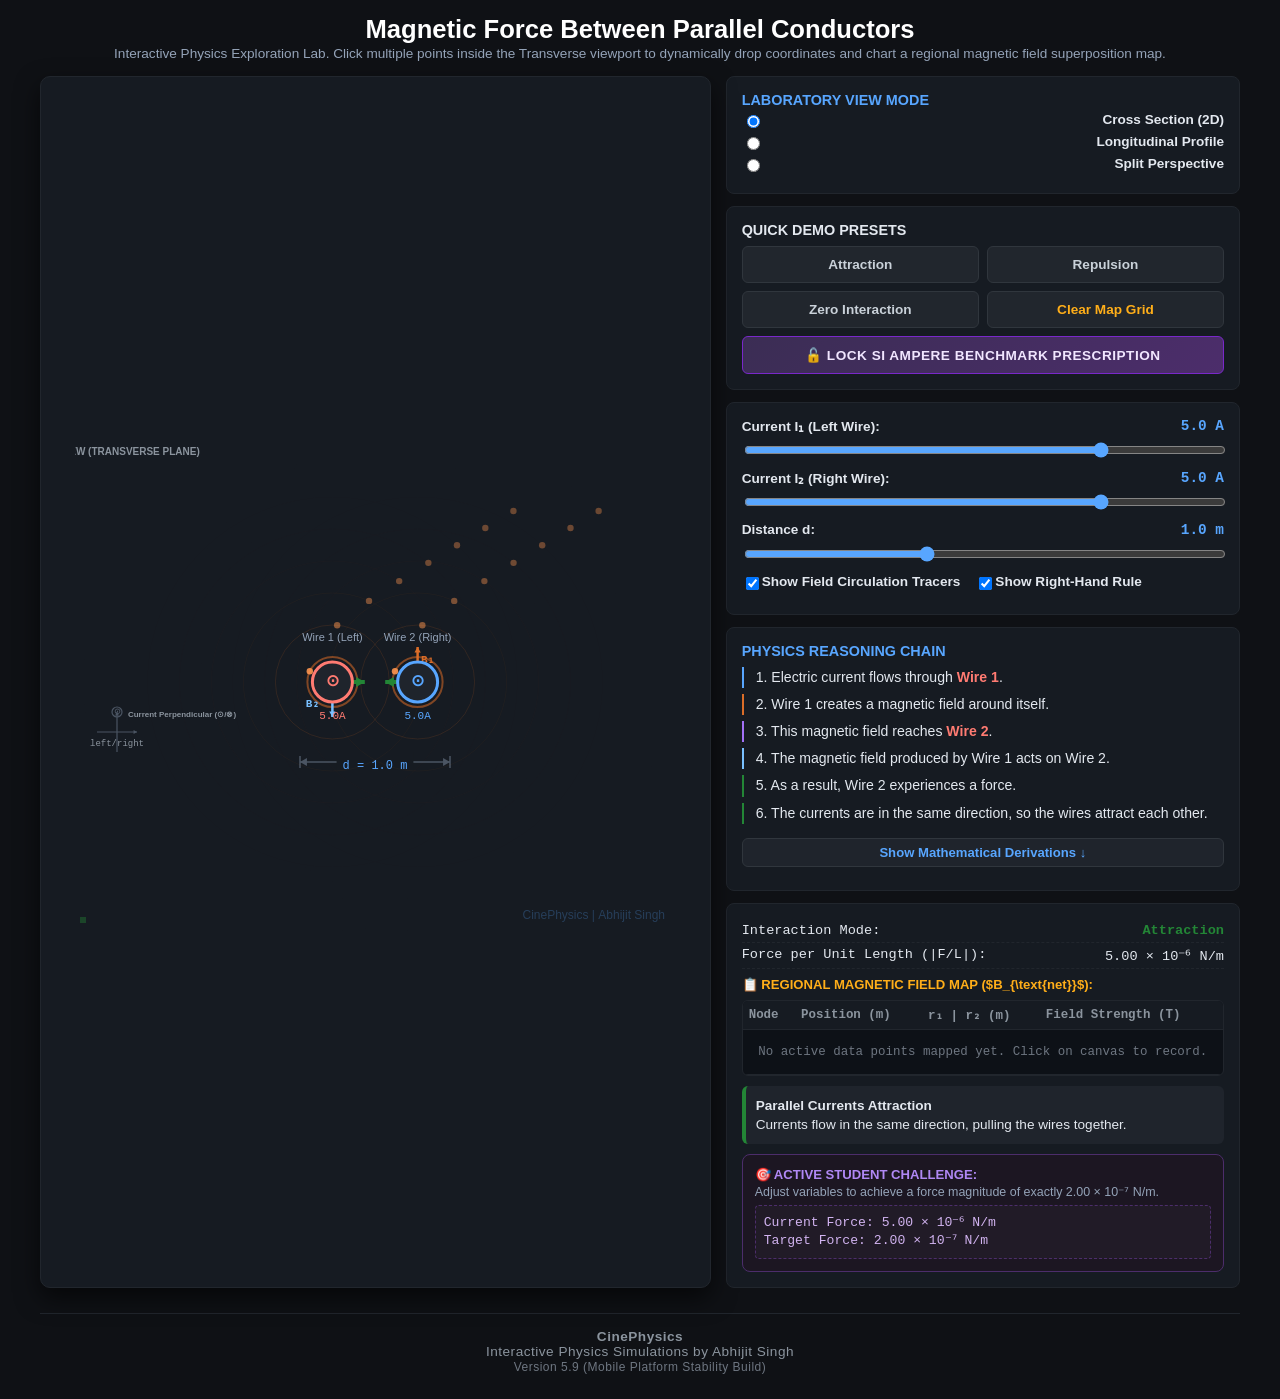
<file: index.html>
<!DOCTYPE html>
<html lang="en">
<head>
    <!-- Google tag (gtag.js) -->
<script async src="https://www.googletagmanager.com/gtag/js?id=G-R41EJ3144X"></script>
<script>
  window.dataLayer = window.dataLayer || [];
  function gtag(){dataLayer.push(arguments);}
  gtag('js', new Date());

  gtag('config', 'G-R41EJ3144X');
</script>
    <meta charset="UTF-8">
    <meta name="viewport" content="width=device-width, initial-scale=1.0">
    <title>Parallel Conductors & Ampere's Law Lab</title>
    <style>
        body {
            font-family: -apple-system, BlinkMacSystemFont, "Segoe UI", Roboto, sans-serif;
            background-color: #0f1115;
            color: #e3e8ef;
            margin: 0;
            padding: 10px;
            display: flex;
            flex-direction: column;
            align-items: center;
        }

        h1 {
            color: #ffffff;
            margin: 5px 0 2px 0;
            font-size: 1.6rem;
            text-align: center;
        }

        .subtitle {
            margin: 0 0 15px 0;
            color: #94a3b8;
            max-width: 1100px;
            text-align: center;
            font-size: 0.85rem;
        }

        .main-layout {
            display: flex;
            flex-direction: row;
            gap: 15px;
            max-width: 1200px;
            width: 100%;
        }

        @media (max-width: 950px) {
            .main-layout { flex-direction: column; }
        }

        #canvas-container {
            position: relative;
            background-color: #161b22;
            border-radius: 10px;
            box-shadow: 0 10px 25px rgba(0,0,0,0.6);
            border: 1px solid #21262d;
            flex: 1.3;
            display: flex;
            justify-content: center;
            align-items: center;
            overflow: hidden;
            width: 100%;
        }

        canvas { 
            display: block; 
            width: 100%;
            height: auto;
            max-width: 600px;
            background-color: #161b22;
            cursor: crosshair;
        }

        .sidebar {
            flex: 1;
            display: flex;
            flex-direction: column;
            gap: 12px;
            width: 100%;
        }

        .panel {
            background-color: #161b22;
            padding: 15px;
            border-radius: 8px;
            border: 1px solid #21262d;
        }

        .presets-grid {
            display: grid;
            grid-template-columns: repeat(2, 1fr);
            gap: 8px;
        }

        button {
            background-color: #21262d;
            color: #c9d1d9;
            border: 1px solid #30363d;
            padding: 10px; 
            border-radius: 6px;
            cursor: pointer;
            font-weight: 600;
            transition: all 0.2s;
            font-size: 0.85rem;
        }

        button:hover {
            background-color: #30363d;
            color: #ffffff;
            border-color: #8b949e;
        }

        .ampere-lock-btn {
            background: linear-gradient(135deg, #3b2d54, #4c2d6b);
            border-color: #7928ca;
            color: #f1e6ff;
            grid-column: span 2;
            font-weight: bold;
            letter-spacing: 0.5px;
        }

        .ampere-lock-btn:hover {
            background: linear-gradient(135deg, #4c2d6b, #63368c);
            border-color: #ab47bc;
        }

        .control-group {
            margin-bottom: 12px;
        }

        label {
            font-size: 0.85rem;
            font-weight: 600;
            display: flex;
            justify-content: space-between;
            margin-bottom: 6px;
        }

        .val-disp { color: #58a6ff; font-family: monospace; font-size: 0.9rem; }

        input[type="range"] {
            width: 100%;
            accent-color: #58a6ff;
            height: 8px; 
        }

        .toggle-row {
            display: flex;
            gap: 15px;
            font-size: 0.85rem;
            flex-wrap: wrap;
            margin-top: 5px;
        }

        .conceptual-box {
            font-size: 0.88rem;
            line-height: 1.5;
            color: #e3e8ef;
        }

        .narrative-step {
            margin-bottom: 6px;
            padding-left: 12px;
            border-left: 2px solid #30363d;
        }

        .narrative-step strong {
            color: #ff7b72;
        }

        .math-toggle-btn {
            width: 100%;
            background-color: #1f242c;
            border: 1px solid #30363d;
            color: #58a6ff;
            padding: 6px;
            font-size: 0.82rem;
            margin-top: 8px;
            margin-bottom: 8px;
        }

        .formula-box {
            background-color: #0d1117;
            padding: 14px;
            border-radius: 6px;
            border-left: 4px solid #ff7b72;
            font-size: 0.9rem;
            line-height: 1.6;
            overflow-x: auto;
            display: none; 
        }

        .math-step { margin-bottom: 12px; }
        .math-header { color: #8b949e; font-size: 0.78rem; font-weight: bold; text-transform: uppercase; margin-bottom: 2px; }
        .math-line { font-weight: 500; color: #e3e8ef; font-family: monospace; font-size: 0.82rem; }
        .math-result { font-weight: bold; color: #58a6ff; font-family: monospace; font-size: 0.85rem; }

        .monitor-row {
            display: flex;
            justify-content: space-between;
            font-family: monospace;
            font-size: 0.85rem;
            padding: 4px 0;
            border-bottom: 1px dashed #21262d;
        }

        .explanation-card {
            background-color: #1f242c;
            padding: 10px;
            border-radius: 6px;
            margin-top: 10px;
            border-left: 4px solid #58a6ff;
            font-size: 0.85rem;
            line-height: 1.4;
        }

        .challenge-panel {
            background-color: #1c1622;
            border: 1px solid #4c2d6b;
            padding: 12px;
            border-radius: 8px;
            margin-top: 10px;
        }

        #challenge-status {
            padding: 8px;
            border-radius: 4px;
            margin-top: 6px;
            font-size: 0.82rem;
            line-height: 1.4;
            border: 1px dashed #4c2d6b;
            font-family: monospace;
        }

        .mapping-container {
            background-color: #0d1117;
            border: 1px solid #21262d;
            border-radius: 6px;
            margin-top: 8px;
            max-height: 160px;
            overflow-y: auto;
        }

        .mapping-table {
            width: 100%;
            border-collapse: collapse;
            font-family: monospace;
            font-size: 0.78rem;
            text-align: left;
            color: #c9d1d9;
        }

        .mapping-table th {
            background-color: #161b22;
            color: #8b949e;
            padding: 6px;
            font-weight: bold;
            border-bottom: 1px solid #21262d;
            position: sticky;
            top: 0;
        }

        .mapping-table td {
            padding: 5px 6px;
            border-bottom: 1px solid #21262d;
        }

        .mapping-table tr:hover {
            background-color: #1f242c;
        }

        .creator-footer {
            margin-top: 25px;
            color: #8b949e;
            font-size: 0.85rem;
            text-align: center;
            letter-spacing: 0.5px;
            border-top: 1px solid #21262d;
            padding-top: 15px;
            width: 100%;
            max-width: 1200px;
        }
    </style>
</head>
<body>

    <h1>Magnetic Force Between Parallel Conductors</h1>
    <p class="subtitle">Interactive Physics Exploration Lab. Click multiple points inside the Transverse viewport to dynamically drop coordinates and chart a regional magnetic field superposition map.</p>

    <div class="main-layout">
        <div id="canvas-container">
            <canvas id="labCanvas" width="600" height="500"></canvas>
        </div>

        <div class="sidebar">
            <div class="panel">
                <div style="font-weight:bold; margin-bottom:4px; font-size:0.9rem; color: #58a6ff;">LABORATORY VIEW MODE</div>
                <div class="view-selectors">
                    <label><input type="radio" name="viewMode" value="cross" checked onchange="updateLab()"> Cross Section (2D)</label>
                    <label><input type="radio" name="viewMode" value="side" onchange="updateLab()"> Longitudinal Profile</label>
                    <label><input type="radio" name="viewMode" value="split" onchange="updateLab()"> Split Perspective</label>
                </div>
            </div>

            <div class="panel">
                <div style="font-weight:bold; margin-bottom:8px; font-size:0.9rem;">QUICK DEMO PRESETS</div>
                <div class="presets-grid">
                    <button onclick="loadPreset('attract')">Attraction</button>
                    <button onclick="loadPreset('repel')">Repulsion</button>
                    <button onclick="loadPreset('zero')">Zero Interaction</button>
                    <button onclick="loadPreset('clearMap')" style="color: #ffae19;">Clear Map Grid</button>
                    <button class="ampere-lock-btn" onclick="loadPreset('ampereLock')">🔓 LOCK SI AMPERE BENCHMARK PRESCRIPTION</button>
                </div>
            </div>

            <div class="panel">
                <div class="control-group">
                    <label>Current I₁ (Left Wire): <span id="lbl-i1" class="val-disp">5.0 A</span></label>
                    <input type="range" id="slip-i1" min="-10" max="10" step="0.5" value="5">
                </div>
                <div class="control-group">
                    <label>Current I₂ (Right Wire): <span id="lbl-i2" class="val-disp">5.0 A</span></label>
                    <input type="range" id="slip-i2" min="-10" max="10" step="0.5" value="5">
                </div>
                <div class="control-group">
                    <label>Distance d: <span id="lbl-d" class="val-disp">1.0 m</span></label>
                    <input type="range" id="slip-d" min="0.4" max="2.0" step="0.1" value="1">
                </div>
                <div class="toggle-row">
                    <label style="cursor:pointer;"><input type="checkbox" id="chk-fields" checked> Show Field Circulation Tracers</label>
                    <label style="cursor:pointer;"><input type="checkbox" id="chk-rhr" checked> Show Right-Hand Rule</label>
                </div>
            </div>

            <div class="panel">
                <div style="font-weight:bold; margin-bottom:8px; font-size:0.9rem; color: #58a6ff;">PHYSICS REASONING CHAIN</div>
                <div class="conceptual-box" id="narrative-box"></div>
                <button class="math-toggle-btn" onclick="toggleMathPanel()" id="math-btn">Show Mathematical Derivations ↓</button>
                <div class="formula-box" id="formula-render"></div>
            </div>

            <div class="panel">
                <div class="monitor-row"><span>Interaction Mode:</span><span id="mon-mode" style="font-weight:bold;">-</span></div>
                <div class="monitor-row"><span>Force per Unit Length (|F/L|):</span><span id="mon-force">-</span></div>
                
                <div style="font-weight:bold; font-size:0.82rem; color:#ffae19; margin-top:8px; margin-bottom:2px;">📋 REGIONAL MAGNETIC FIELD MAP ($B_{\text{net}}$):</div>
                <div class="mapping-container">
                    <table class="mapping-table" id="data-map-table">
                        <thead>
                            <tr>
                                <th>Node</th>
                                <th>Position (m)</th>
                                <th>r₁ | r₂ (m)</th>
                                <th>Field Strength (T)</th>
                            </tr>
                        </thead>
                        <tbody id="data-map-body">
                            <tr>
                                <td colspan="4" style="text-align:center; color:#6e7681; padding:15px;">No active data points mapped yet. Click on canvas to record.</td>
                            </tr>
                        </tbody>
                    </table>
                </div>

                <div id="rule-box" class="explanation-card"></div>

                <div class="challenge-panel">
                    <div style="font-weight:bold; font-size:0.82rem; color:#b088f5;">🎯 ACTIVE STUDENT CHALLENGE:</div>
                    <div style="font-size:0.78rem; color:#94a3b8; margin-top:2px;">Adjust variables to achieve a force magnitude of exactly 2.00 × 10⁻⁷ N/m.</div>
                    <div id="challenge-status">Searching for target equilibrium...</div>
                </div>
            </div>
        </div>
    </div>

    <div class="creator-footer">
        <strong>CinePhysics</strong><br>
        Interactive Physics Simulations by Abhijit Singh<br>
        <span style="font-size: 0.75rem; color: #6e7681;">Version 5.9 (Mobile Platform Stability Build)</span>
    </div>

    <script>
        "use strict";

        const canvas = document.getElementById('labCanvas');
        const ctx = canvas.getContext('2d');

        // Hardcoded Context Hook Diagnostics Check
        ctx.fillStyle = "#238636";
        ctx.fillRect(0, 0, 10, 10);

        // Capture Nodes
        const sI1 = document.getElementById('slip-i1');
        const sI2 = document.getElementById('slip-i2');
        const sD = document.getElementById('slip-d');
        const cFields = document.getElementById('chk-fields');
        const cRHR = document.getElementById('chk-rhr');

        const lI1 = document.getElementById('lbl-i1');
        const lI2 = document.getElementById('lbl-i2');
        const lD = document.getElementById('lbl-d');

        const fRender = document.getElementById('formula-render');
        const nBox = document.getElementById('narrative-box');
        const mMode = document.getElementById('mon-mode');
        const mForce = document.getElementById('mon-force');
        const ruleBox = document.getElementById('rule-box');
        const challengeStatus = document.getElementById('challenge-status');
        const mathBtn = document.getElementById('math-btn');
        const dataMapBody = document.getElementById('data-map-body');

        const MU_0 = 4 * Math.PI * 1e-7;
        const SCALE_PIXELS = 150; 
        const MAX_NODES = 50; 

        // State Containers
        let globalTime = 0;
        let isMathVisible = false;
        let mappedNodes = []; 

        // Scientific Notation Mapped Formatting Engine
        function sciFormat(x) {
            if (x === 0) return "0.00";
            let rawExp = x.toExponential(2); 
            const superscripts = { '-': '⁻', '0': '⁰', '1': '¹', '2': '²', '3': '³', '4': '⁴', '5': '⁵', '6': '⁶', '7': '⁷', '8': '⁸', '9': '⁹' };
            return rawExp.replace(/e\+?([-\d]+)/, (match, power) => {
                let unicodePower = power.split('').map(char => superscripts[char] || char).join('');
                return ` × 10${unicodePower}`;
            });
        }

        // Primary Event Observers
        canvas.addEventListener('mousedown', handleFieldPointDrop);
        canvas.addEventListener('touchstart', handleFieldPointDropTouch, {passive: true});

        [sI1, sI2, sD].forEach(el => el.addEventListener('input', updateLab));
        cFields.addEventListener('change', updateLab);
        cRHR.addEventListener('change', updateLab);

        function handleFieldPointDrop(e) {
            const rect = canvas.getBoundingClientRect();
            const scaleX = canvas.width / rect.width;
            const scaleY = canvas.height / rect.height;
            const dropX = (e.clientX - rect.left) * scaleX;
            const dropY = (e.clientY - rect.top) * scaleY;

            registerTargetNode(dropX, dropY);
        }

        function handleFieldPointDropTouch(e) {
            if (e.touches.length === 0) return;
            const rect = canvas.getBoundingClientRect();
            const scaleX = canvas.width / rect.width;
            const scaleY = canvas.height / rect.height;
            const touchX = (e.touches[0].clientX - rect.left) * scaleX;
            const touchY = (e.touches[0].clientY - rect.top) * scaleY;

            registerTargetNode(touchX, touchY);
        }

        function registerTargetNode(x, y) {
            const selectedMode = document.querySelector('input[name="viewMode"]:checked').value;
            if (selectedMode === "side") return; 
            if (selectedMode === "split" && y < 245) return; 

            if (verifySafeProximity(x, y)) {
                if (mappedNodes.length >= MAX_NODES) {
                    mappedNodes.shift();
                }
                mappedNodes.push({ x: x, y: y });
                updateLab();
            }
        }

        function verifySafeProximity(x, y) {
            const d = parseFloat(sD.value);
            const I1 = parseFloat(sI1.value);
            const I2 = parseFloat(sI2.value);
            const forcePerLength = (MU_0 * I1 * I2) / (2 * Math.PI * d);

            const centerX = canvas.width / 2;
            const selectedMode = document.querySelector('input[name="viewMode"]:checked').value;
            const compactMode = selectedMode === "split";
            const midY = compactMode ? 245 + 255 * 0.56 : canvas.height / 2;

            const w1x = (centerX - (d * SCALE_PIXELS) / 2) + Math.sign(forcePerLength) * Math.min(40, Math.log10(Math.abs(forcePerLength) * 1e8 + 1) * 12);
            const w2x = (centerX + (d * SCALE_PIXELS) / 2) - Math.sign(forcePerLength) * Math.min(40, Math.log10(Math.abs(forcePerLength) * 1e8 + 1) * 12);

            const d1 = Math.sqrt((x - w1x)**2 + (y - midY)**2);
            const d2 = Math.sqrt((x - w2x)**2 + (y - midY)**2);

            return (d1 > 14 && d2 > 14); 
        }

        function toggleMathPanel() {
            isMathVisible = !isMathVisible;
            fRender.style.display = isMathVisible ? "block" : "none";
            mathBtn.innerText = isMathVisible ? "Hide Mathematical Derivations ↑" : "Show Mathematical Derivations ↓";
        }

        function loadPreset(mode) {
            switch(mode) {
                case 'attract': sI1.value = 6; sI2.value = 6; sD.value = 1.2; break;
                case 'repel':   sI1.value = 6; sI2.value = -6; sD.value = 1.2; break;
                case 'zero':    sI1.value = 0; sI2.value = 8; sD.value = 1.0; break;
                case 'clearMap': mappedNodes = []; break;
                case 'ampereLock': sI1.value = 1.0; sI2.value = 1.0; sD.value = 1.0; break;
            }
            updateLab();
        }

        function updateLab() {
            const I1 = parseFloat(sI1.value);
            const I2 = parseFloat(sI2.value);
            const d = parseFloat(sD.value);

            lI1.innerText = `${I1.toFixed(1)} A`;
            lI2.innerText = `${I2.toFixed(1)} A`;
            lD.innerText = `${d.toFixed(1)} m`;

            const B1_mag = (MU_0 * Math.abs(I1)) / (2 * Math.PI * d);
            const forcePerLength = (MU_0 * I1 * I2) / (2 * Math.PI * d);
            const forceMag = Math.abs(forcePerLength);

            mForce.innerText = `${sciFormat(forceMag)} N/m`;

            let forceVectorColor = "#94a3b8"; 
            let interactionSummary = "";
            let currentProductDirectionSign = "No Force Profile Pattern Detected";

            if (I1 === 0 || I2 === 0) {
                mMode.innerText = "No Interaction";
                mMode.style.color = "#94a3b8";
                ruleBox.style.borderLeftColor = "#94a3b8";
                ruleBox.innerHTML = `<strong>No Interaction</strong><br>One wire carries zero current, so no force is produced.`;
            } else if (forcePerLength > 0) {
                forceVectorColor = "#238636"; 
                mMode.innerText = "Attraction";
                mMode.style.color = forceVectorColor;
                ruleBox.style.borderLeftColor = forceVectorColor;
                ruleBox.innerHTML = `<strong>Parallel Currents Attraction</strong><br>Currents flow in the same direction, pulling the wires together.`;
                interactionSummary = "The currents are in the same direction, so the wires attract each other.";
                currentProductDirectionSign = `I₁ · I₂ = (${I1} × ${I2}) > 0 &rarr; Attractive Vector Force`;
            } else {
                forceVectorColor = "#f78166"; 
                mMode.innerText = "Repulsion";
                mMode.style.color = forceVectorColor;
                ruleBox.style.borderLeftColor = forceVectorColor;
                ruleBox.innerHTML = `<strong>Antiparallel Currents Repulsion</strong><br>Currents flow in opposite directions, pushing the wires apart.`;
                interactionSummary = "The currents are in opposite directions, so the wires repel each other.";
                currentProductDirectionSign = `I₁ · I₂ = (${I1} × ${I2}) < 0 &rarr; Repulsive Vector Force`;
            }

            if (I1 === 0 || I2 === 0) {
                nBox.innerHTML = `
                    <div class="narrative-step" style="border-left-color: #94a3b8;">• At least one wire carries no current.</div>
                    <div class="narrative-step" style="border-left-color: #94a3b8;">• No magnetic field interaction is generated between them.</div>
                    <div class="narrative-step" style="border-left-color: #94a3b8;">• Therefore, no magnetic force acts between the wires.</div>
                `;
            } else {
                nBox.innerHTML = `
                    <div class="narrative-step" style="border-left-color: #58a6ff;">1. Electric current flows through <strong>Wire 1</strong>.</div>
                    <div class="narrative-step" style="border-left-color: #db6d28;">2. Wire 1 creates a magnetic field around itself.</div>
                    <div class="narrative-step" style="border-left-color: #a371f7;">3. This magnetic field reaches <strong>Wire 2</strong>.</div>
                    <div class="narrative-step" style="border-left-color: #79c0ff;">4. The magnetic field produced by Wire 1 acts on Wire 2.</div>
                    <div class="narrative-step" style="border-left-color: ${forceVectorColor};">5. As a result, Wire 2 experiences a force.</div>
                    <div class="narrative-step" style="border-left-color: ${forceVectorColor};">6. ${interactionSummary}</div>
                `;
            }

            if (Math.abs(forceMag - 2.00e-7) < 1.0e-9) {
                challengeStatus.style.backgroundColor = "#1b2f20";
                challengeStatus.style.color = "#7ee787";
                challengeStatus.style.borderColor = "#238636";
                challengeStatus.innerHTML = "<strong>🎯 BENCHMARK UNLOCKED!</strong><br>Historical Definition: Two parallel conductors 1 meter apart carrying 1 Ampere each exert exactly 2 × 10⁻⁷ N/m of mutual force.";
            } else {
                challengeStatus.style.backgroundColor = "#211b27";
                challengeStatus.style.color = "#d1b3f0";
                challengeStatus.style.borderColor = "#4c2d6b";
                challengeStatus.innerHTML = `Current Force: ${sciFormat(forceMag)} N/m<br>Target Force: 2.00 × 10⁻⁷ N/m`;
            }

            refreshDataMapTable(I1, I2, d, forcePerLength);

            fRender.innerHTML = `
<div class="math-step">
    <div class="math-header">Step 1: Lorentz Force Foundation</div>
    <div class="math-line">F = I · (L × B) &rarr; |F/L| = |I₂| · |B₁| · sin(&theta;)</div>
    <div class="math-line">Since conductors are parallel, field lines cross orthogonally: &theta; = 90&deg;</div>
    <div class="math-line">sin(90&deg;) = 1 &rarr; |F/L| = |I₂| · |B₁|</div>
</div>
<div class="math-step">
    <div class="math-header">Step 2: Field Magnitudes computation (At Wire 2)</div>
    <div class="math-line">|B₁| = &mu;₀|I₁| / 2&pi;d</div>
    <div class="math-line">|B₁| = (4&pi; × 10⁻⁷ × ${Math.abs(I1).toFixed(1)}) / (2&pi; × ${d.toFixed(1)})</div>
    <div class="math-result">|B₁| = ${sciFormat(B1_mag)} T</div>
</div>
<div class="math-step">
    <div class="math-header">Step 3: Linear Interaction Substitution</div>
    <div class="math-line">|F/L| = |I₂| · |B₁|</div>
    <div class="math-line">|F/L| = ${Math.abs(I2).toFixed(1)} × ${sciFormat(B1_mag)}</div>
    <div class="math-result">|F/L| = ${sciFormat(forceMag)} N/m</div>
</div>
<div class="math-step">
    <div class="math-header">Step 4: Vector Direction Validation</div>
    <div class="math-line">${currentProductDirectionSign}</div>
</div>
`;
        }

        function refreshDataMapTable(I1, I2, d, forcePerLength) {
            if (mappedNodes.length === 0) {
                dataMapBody.innerHTML = `<tr><td colspan="4" style="text-align:center; color:#6e7681; padding:15px;">No active data points mapped yet. Click on canvas to record.</td></tr>`;
                return;
            }

            const centerX = canvas.width / 2;
            const selectedMode = document.querySelector('input[name="viewMode"]:checked').value;
            const compactMode = selectedMode === "split";
            const midY = compactMode ? 245 + 255 * 0.56 : canvas.height / 2;

            const w1x = (centerX - (d * SCALE_PIXELS) / 2) + Math.sign(forcePerLength) * Math.min(40, Math.log10(Math.abs(forcePerLength) * 1e8 + 1) * 12);
            const w2x = (centerX + (d * SCALE_PIXELS) / 2) - Math.sign(forcePerLength) * Math.min(40, Math.log10(Math.abs(forcePerLength) * 1e8 + 1) * 12);

            let tableHTML = "";
            mappedNodes.forEach((node, idx) => {
                const r1 = Math.sqrt((node.x - w1x)**2 + (node.y - midY)**2);
                const r2 = Math.sqrt((node.x - w2x)**2 + (node.y - midY)**2);

                const m_r1 = r1 / SCALE_PIXELS;
                const m_r2 = r2 / SCALE_PIXELS;

                const B1 = (MU_0 * I1) / (2 * Math.PI * m_r1);
                const B2 = (MU_0 * I2) / (2 * Math.PI * m_r2);

                const b1x = -B1 * ((node.y - midY) / r1);
                const b1y = B1 * ((node.x - w1x) / r1);
                const b2x = -B2 * ((node.y - midY) / r2);
                const b2y = B2 * ((node.x - w2x) / r2);

                const bnet_mag = Math.sqrt((b1x + b2x)**2 + (b1y + b2y)**2);
                const displayX = ((node.x - centerX) / SCALE_PIXELS).toFixed(2);
                const displayY = (-(node.y - midY) / SCALE_PIXELS).toFixed(2);

                tableHTML += `
                    <tr>
                        <td style="color:#ffae19; font-weight:bold;">P${idx + 1}</td>
                        <td>(${displayX}, ${displayY})</td>
                        <td>${m_r1.toFixed(2)} | ${m_r2.toFixed(2)}</td>
                        <td style="color:#58a6ff; font-weight:bold;">${sciFormat(bnet_mag)}</td>
                    </tr>
                `;
            });
            dataMapBody.innerHTML = tableHTML;
        }

        // --- INTERNAL CORE PERSPECTIVE RENDER VIEWS ENGINE ---

        function drawCrossSectionView(boxY, boxHeight, showOrientationCompass) {
            const I1 = parseFloat(sI1.value);
            const I2 = parseFloat(sI2.value);
            const d = parseFloat(sD.value);
            const forcePerLength = (MU_0 * I1 * I2) / (2 * Math.PI * d);
            const forceMag = Math.abs(forcePerLength);

            const compactMode = boxHeight < 300;
            const midY = compactMode ? boxY + boxHeight * 0.56 : boxY + boxHeight / 2;
            const centerX = canvas.width / 2;
            const w1_X_start = centerX - (d * SCALE_PIXELS) / 2;
            const w2_X_start = centerX + (d * SCALE_PIXELS) / 2;

            drawDistanceBracket(w1_X_start, w2_X_start, midY + (compactMode ? 55 : 80), d);

            const shift = Math.sign(forcePerLength) * Math.min(40, Math.log10(forceMag * 1e8 + 1) * 12);
            const w1x = w1_X_start + shift;
            const w2x = w2_X_start - shift;

            if (cFields.checked) {
                drawAdvancedFieldCircles(w1x, midY, I1, boxY, boxHeight);
                drawAdvancedFieldCircles(w2x, midY, I2, boxY, boxHeight);
            }

            const vectorColor = forcePerLength > 0 ? '#238636' : '#f78166';

            if (I1 !== 0 && I2 !== 0) {
                const vectorScale = Math.sign(forcePerLength) * Math.max(12, Math.min(95, Math.log10(forceMag * 1e8 + 1) * 12));
                drawArrow(w1x, midY, w1x + vectorScale, midY, vectorColor, 4);
                ctx.fillStyle = vectorColor; ctx.font = 'bold 11px sans-serif';
                ctx.fillText("F₁₂", w1x + (vectorScale > 0 ? 10 : -14), midY + 4);

                drawArrow(w2x, midY, w2x - vectorScale, midY, vectorColor, 4);
                ctx.fillText("F₂₁", w2x - (vectorScale > 0 ? 14 : -10), midY + 4);
            }

            if (cRHR.checked) {
                // Kept physics orientation accurate mapped to inverted canvas coordinates
                if (I1 !== 0) {
                    const b1Dir = I1 > 0 ? -1 : 1; 
                    drawArrow(w2x, midY, w2x, midY + (b1Dir * 35), '#db6d28', 2.5);
                    ctx.fillStyle = '#db6d28'; ctx.font = 'bold 11px monospace';
                    ctx.fillText('B₁', w2x + 10, midY + (b1Dir * 22));
                }
                if (I2 !== 0) {
                    const b2Dir = I2 > 0 ? 1 : -1;
                    drawArrow(w1x, midY, w1x, midY + (b2Dir * 35), '#79c0ff', 2.5);
                    ctx.fillStyle = '#79c0ff'; ctx.font = 'bold 11px monospace';
                    ctx.fillText('B₂', w1x - 20, midY + (b2Dir * 22));
                }
            }

            drawWireCrossSection(w1x, midY, I1, compactMode ? "W1" : "Wire 1 (Left)", '#ff7b72', compactMode);
            drawWireCrossSection(w2x, midY, I2, compactMode ? "W2" : "Wire 2 (Right)", '#58a6ff', compactMode);

            if (mappedNodes.length > 0) {
                drawPersistentGridMapNodes(w1x, w2x, midY, I1, I2);
            }

            if (showOrientationCompass) {
                drawSectionLabel("CROSS SECTION VIEW (TRANSVERSE PLANE)", 12, boxY + 20);
                drawCompassIndicator(42, midY + 50, "out", "left/right");
            }
        }

        function drawPersistentGridMapNodes(w1x, w2x, midY, I1, I2) {
            mappedNodes.forEach((node, idx) => {
                ctx.save();
                ctx.fillStyle = '#ffae19';
                ctx.beginPath();
                ctx.arc(node.x, node.y, 4, 0, 2 * Math.PI);
                ctx.fill();

                ctx.fillStyle = '#ffffff';
                ctx.font = 'bold 10px sans-serif';
                ctx.fillText(`P${idx + 1}`, node.x + 8, node.y - 4);

                const r1x = node.x - w1x; const r1y = node.y - midY;
                const d1 = Math.sqrt(r1x*r1x + r1y*r1y);
                const r2x = node.x - w2x; const r2y = node.y - midY;
                const d2 = Math.sqrt(r2x*r2x + r2y*r2y);

                if (d1 > 12 && d2 > 12) {
                    const m_d1 = d1 / SCALE_PIXELS; const m_d2 = d2 / SCALE_PIXELS;
                    const B1 = (MU_0 * I1) / (2 * Math.PI * m_d1);
                    const B2 = (MU_0 * I2) / (2 * Math.PI * m_d2);

                    const b1x = -B1 * (r1y / d1); const b1y = B1 * (r1x / d1);
                    const b2x = -B2 * (r2y / d2); const b2y = B2 * (r2x / d2);

                    const bnetx = b1x + b2x; const bnety = b1y + b2y;
                    
                    const drawScale = 3.5e5; 
                    if (Math.sqrt(bnetx**2 + bnety**2) > 1e-9) {
                        drawArrow(node.x, node.y, node.x + bnetx * drawScale, node.y + bnety * drawScale, 'rgba(255, 174, 25, 0.75)', 1.8);
                    }
                }
                ctx.restore();
            });
        }

        function drawSideProfileView(boxY, boxHeight, showOrientationCompass) {
            const I1 = parseFloat(sI1.value);
            const I2 = parseFloat(sI2.value);
            const d = parseFloat(sD.value);
            const forcePerLength = (MU_0 * I1 * I2) / (2 * Math.PI * d);
            const forceMag = Math.abs(forcePerLength);

            const centerX = canvas.width / 2;
            const w1_X_start = centerX - (d * SCALE_PIXELS) / 2;
            const w2_X_start = centerX + (d * SCALE_PIXELS) / 2;

            const shift = Math.sign(forcePerLength) * Math.min(40, Math.log10(forceMag * 1e8 + 1) * 12);
            const w1_currX = w1_X_start + shift;
            const w2_currX = w2_X_start - shift;

            const compactMode = boxHeight < 300;

            if (cFields.checked) {
                if (I1 !== 0) drawLongitudinalFieldLines(w1_currX, boxY, boxHeight, I1, '#db6d28', compactMode);
                if (I2 !== 0) drawLongitudinalFieldLines(w2_currX, boxY, boxHeight, I2, '#79c0ff', compactMode);
            }

            drawVerticalWireStraight(w1_currX, boxY, boxHeight, I1, '#ff7b72');
            drawVerticalWireStraight(w2_currX, boxY, boxHeight, I2, '#58a6ff');

            const canvasMidY = boxY + boxHeight / 2;
            const vectorColor = forcePerLength > 0 ? '#238636' : '#f78166';

            if (I1 !== 0 && I2 !== 0) {
                const vectorScale = Math.sign(forcePerLength) * Math.max(12, Math.min(95, Math.log10(forceMag * 1e8 + 1) * 12));
                drawArrow(w1_currX, canvasMidY, w1_currX + vectorScale, canvasMidY, vectorColor, 4);
                ctx.fillStyle = vectorColor; ctx.font = 'bold 11px sans-serif';
                ctx.fillText("F₁₂", w1_currX + (vectorScale > 0 ? 8 : -24), canvasMidY + 4);

                drawArrow(w2_currX, canvasMidY, w2_currX - vectorScale, canvasMidY, vectorColor, 4);
                ctx.fillText("F₂₁", w2_currX - (vectorScale > 0 ? 24 : -8), canvasMidY + 4);
            }

            // CHANGED: Expanded Canvas Legend Block to clarify visual metaphors
            if (I1 !== 0 || I2 !== 0) {
                ctx.save();
                
                // Electrons Legend
                ctx.fillStyle = 'rgba(255, 255, 255, 0.6)'; ctx.font = '10px sans-serif';
                ctx.beginPath(); ctx.arc(20, boxY + boxHeight - 16, 3, 0, 2 * Math.PI);
                ctx.fillStyle = '#ffffff'; ctx.fill();
                ctx.fillText("= Moving Charge Carriers (Electrons, e⁻)", 30, boxY + boxHeight - 13);
                
                // Field Tracers & Circulation Legend (if checked)
                if (cFields.checked) {
                    ctx.fillStyle = 'rgba(255, 150, 80, 0.8)';
                    ctx.beginPath(); ctx.arc(20, boxY + boxHeight - 28, 3, 0, 2 * Math.PI); ctx.fill();
                    ctx.fillStyle = '#8b949e';
                    ctx.fillText("= Animated tracer showing field direction", 30, boxY + boxHeight - 25);

                    ctx.strokeStyle = 'rgba(219, 109, 40, 0.6)'; ctx.lineWidth = 1.5; ctx.setLineDash([4, 4]);
                    ctx.beginPath(); ctx.moveTo(15, boxY + boxHeight - 40); ctx.lineTo(25, boxY + boxHeight - 40); ctx.stroke();
                    ctx.fillText("= Field circulation around conductor", 30, boxY + boxHeight - 37);
                }
                
                ctx.restore();
            }

            if (showOrientationCompass) {
                drawSectionLabel("LONGITUDINAL PROFILE (VERTICAL PLANE)", 12, boxY + 20);
                drawCompassIndicator(42, canvasMidY + 50, "up/down", "left/right");
            }
        }

        function drawLongitudinalFieldLines(sourceX, baseY, height, current, hexColor, compactMode) {
            ctx.save(); ctx.setLineDash([4, 4]);
            const stepY = height / 6;
            const absI = Math.abs(current);
            const opacity = Math.min(0.22, absI * 0.04);
            
            ctx.strokeStyle = hexColor === '#db6d28' ? `rgba(219, 109, 40, ${opacity})` : `rgba(121, 192, 255, ${opacity})`;
            ctx.lineWidth = 1.5;

            const ellipseHeight = compactMode ? 12 : 24;
            const particleRadius = compactMode ? 2.0 : 3.2;

            for (let ringIndex = 1; ringIndex <= 3; ringIndex++) {
                const radiusX = ringIndex * 28 * (compactMode ? 0.8 : 1.0); 

                for (let i = 1; i < 6; i++) {
                    const y = baseY + i * stepY;
                    ctx.beginPath(); ctx.ellipse(sourceX, y, radiusX, ellipseHeight, 0, 0, 2 * Math.PI); ctx.stroke();

                    const rhrDirection = current > 0 ? 1 : -1;
                    const circulationSpeed = rhrDirection * (0.015 + (1.2 / radiusX));
                    const currentPhaseAngle = globalTime * circulationSpeed + (i * Math.PI / 3);

                    ctx.save(); ctx.setLineDash([]); 
                    ctx.fillStyle = hexColor === '#db6d28' ? `rgba(255, 150, 80, ${opacity + 0.5})` : `rgba(150, 210, 255, ${opacity + 0.5})`;
                    ctx.beginPath();
                    ctx.arc(sourceX + radiusX * Math.cos(currentPhaseAngle), y + ellipseHeight * Math.sin(currentPhaseAngle), particleRadius, 0, 2 * Math.PI);
                    ctx.fill(); ctx.restore();
                }
            }
            ctx.restore();
        }

        function drawCompassIndicator(x, y, verticalLabel, horizontalLabel) {
            ctx.save(); ctx.strokeStyle = '#4b5563'; ctx.fillStyle = '#8b949e'; ctx.font = '9px monospace'; ctx.textAlign = 'center'; ctx.lineWidth = 1.2;
            ctx.beginPath(); ctx.moveTo(x - 20, y); ctx.lineTo(x + 20, y); ctx.stroke();
            drawArrowHead(x + 20, y, 0, 4, '#4b5563');
            ctx.fillText(horizontalLabel, x, y + 12);
            ctx.beginPath(); ctx.moveTo(x, y - 20); ctx.lineTo(x, y + 20); ctx.stroke();
            drawArrowHead(x, y - 20, -Math.PI/2, 4, '#4b5563');
            ctx.save(); ctx.translate(x, y - 25);
            if (verticalLabel === "out") {
                ctx.beginPath(); ctx.arc(0, 5, 5, 0, 2 * Math.PI); ctx.stroke();
                ctx.fillStyle = '#4b5563'; ctx.font = 'bold 8px sans-serif'; ctx.fillText('⊙', 0, 5);
                ctx.fillStyle = '#8b949e'; ctx.fillText("Current Perpendicular (⊙/⊗)", 65, 8);
            } else {
                ctx.fillText("Current Up/Down (↑/↓)", 52, 8);
            }
            ctx.restore(); ctx.restore();
        }

        function drawSectionLabel(text, x, y) {
            ctx.save(); 
            ctx.fillStyle = '#8b949e'; 
            ctx.font = 'bold 10px sans-serif';
            ctx.fillText(text, x, y); 
            ctx.restore();
        }

        function drawVerticalWireStraight(x, baseY, height, current, color) {
            ctx.save(); ctx.strokeStyle = color; ctx.lineWidth = 3 + Math.min(Math.abs(current) * 0.4, 5);
            ctx.beginPath(); ctx.moveTo(x, baseY); ctx.lineTo(x, baseY + height); ctx.stroke();
            if (current !== 0) {
                ctx.fillStyle = '#ffffff'; const particleCount = 6; const dir = current > 0 ? -1 : 1; 
                for (let i = 0; i < particleCount; i++) {
                    let t = ((globalTime * 0.02 + i / particleCount) % 1.0);
                    if (dir === -1) t = 1.0 - t;
                    ctx.beginPath(); ctx.arc(x, baseY + t * height, 2.5, 0, 2 * Math.PI); ctx.fill();
                }
                ctx.fillStyle = color; ctx.font = 'bold 10px monospace';
                ctx.fillText(current > 0 ? "↑ I" : "↓ I", x + (current > 0 ? 12 : -24), baseY + height / 2 - 20);
            }
            ctx.restore();
        }

        function drawWireCrossSection(x, y, current, label, color, compactMode) {
            const radius = 16 + Math.min(Math.abs(current) * 0.8, 10);
            ctx.beginPath(); ctx.arc(x, y, radius, 0, 2 * Math.PI); ctx.fillStyle = '#1f242c'; ctx.strokeStyle = color; ctx.lineWidth = 3; ctx.fill(); ctx.stroke();
            ctx.fillStyle = color; ctx.textAlign = 'center'; ctx.textBaseline = 'middle';
            if (current > 0) { ctx.font = 'bold 16px sans-serif'; ctx.fillText('⊙', x, y); } 
            else if (current < 0) { ctx.font = 'bold 14px sans-serif'; ctx.fillText('⊗', x, y); } 
            else { ctx.font = '10px monospace'; ctx.fillText('0A', x, y); }
            ctx.fillStyle = '#94a3b8'; ctx.font = '11px sans-serif';
            ctx.fillText(label, x, y - radius - (compactMode ? 12 : 24));
            ctx.fillStyle = color; ctx.font = '11px monospace'; ctx.fillText(`${current.toFixed(1)}A`, x, y + radius + 14);
        }

        function drawAdvancedFieldCircles(x, y, current, limitY, limitHeight) {
            if (current === 0) return;
            const maxRadius = Math.max(canvas.width, canvas.height);
            const absCurrent = Math.abs(current);
            ctx.save(); ctx.rect(0, limitY, canvas.width, limitHeight); ctx.clip();

            const compactMode = limitHeight < 300;
            const startRadius = compactMode ? 18 : 25; const stepRadius = compactMode ? 24 : 32;
            const particleSize = compactMode ? 2.2 : 3.2;

            for (let r = startRadius; r < maxRadius; r += stepRadius) {
                const fieldStrength = absCurrent / (r * 0.05);
                const opacity = Math.min(0.75, (fieldStrength * 0.15) / Math.sqrt(r * 0.05));
                if (opacity < 0.015) break; 
                ctx.beginPath(); ctx.arc(x, y, r, 0, 2 * Math.PI); ctx.lineWidth = Math.max(0.4, Math.min(3.0, fieldStrength * 0.5));
                ctx.strokeStyle = current > 0 ? `rgba(219, 109, 40, ${opacity})` : `rgba(121, 192, 255, ${opacity})`; ctx.stroke();
                const angularVelocity = (current > 0 ? -1 : 1) * (0.015 + (1.5 / r));
                const currentAngle = globalTime * angularVelocity;
                ctx.fillStyle = current > 0 ? `rgba(255, 150, 80, ${opacity + 0.35})` : `rgba(150, 210, 255, ${opacity + 0.35})`;
                ctx.beginPath(); ctx.arc(x + r * Math.cos(currentAngle), y + r * Math.sin(currentAngle), particleSize, 0, 2 * Math.PI); ctx.fill();
            }
            ctx.restore();
        }

        function drawDistanceBracket(x1, x2, y, distanceValue) {
            ctx.save(); ctx.strokeStyle = '#4b5563'; ctx.lineWidth = 1.5; ctx.fillStyle = '#94a3b8'; ctx.font = '12px monospace'; ctx.textAlign = 'center';
            
            ctx.beginPath(); 
            ctx.moveTo(x1, y - 6); ctx.lineTo(x1, y + 6);
            ctx.moveTo(x2, y - 6); ctx.lineTo(x2, y + 6); 
            ctx.moveTo(x1, y);     ctx.lineTo(x2, y); 
            ctx.stroke();

            drawArrowHead(x1, y, Math.PI, 8, '#4b5563'); drawArrowHead(x2, y, 0, 8, '#4b5563');
            const textString = `d = ${distanceValue.toFixed(1)} m`; const labelWidth = ctx.measureText(textString).width + 12; 
            ctx.fillStyle = '#161b22'; ctx.fillRect((x1 + x2) / 2 - labelWidth / 2, y - 10, labelWidth, 20); 
            ctx.fillStyle = '#58a6ff'; ctx.fillText(textString, (x1 + x2) / 2, y + 4); ctx.restore();
        }

        function drawArrow(fromx, fromy, tox, toy, color, thickness) {
            ctx.strokeStyle = color; ctx.lineWidth = thickness; ctx.beginPath(); ctx.moveTo(fromx, fromy); ctx.lineTo(tox, toy); ctx.stroke();
            const angle = Math.atan2(toy - fromy, tox - fromx);
            drawArrowHead(tox, toy, angle, thickness * 2.5, color);
        }

        function drawArrowHead(x, y, angle, size, color) {
            ctx.save(); ctx.fillStyle = color; ctx.beginPath(); ctx.moveTo(x, y);
            ctx.lineTo(x - size * Math.cos(angle - Math.PI / 6), y - size * Math.sin(angle - Math.PI / 6));
            ctx.lineTo(x - size * Math.cos(angle + Math.PI / 6), y - size * Math.sin(angle + Math.PI / 6));
            ctx.closePath(); ctx.fill(); ctx.restore();
        }

        function runMainMasterEngine() {
            globalTime += 0.5;
            const selectedMode = document.querySelector('input[name="viewMode"]:checked').value;

            if (selectedMode === "cross") {
                ctx.clearRect(0, 0, canvas.width, canvas.height);
                drawCrossSectionView(0, canvas.height, true);
            } else if (selectedMode === "side") {
                ctx.clearRect(0, 0, canvas.width, canvas.height);
                drawSideProfileView(0, canvas.height, true);
            } else if (selectedMode === "split") {
                ctx.clearRect(0, 0, canvas.width, canvas.height);
                const splitY = 245;
                drawSideProfileView(0, splitY, false);
                drawCrossSectionView(splitY, canvas.height - splitY, false);
                ctx.save(); ctx.strokeStyle = '#21262d'; ctx.lineWidth = 3; ctx.beginPath(); ctx.moveTo(0, splitY); ctx.lineTo(canvas.width, splitY); ctx.stroke();
                drawSectionLabel("LONGITUDINAL PROFILE (VERTICAL PLANE)", 12, 20); drawSectionLabel("CROSS SECTION VIEW (TRANSVERSE PLANE)", 12, splitY + 20); ctx.restore();
            }

            // Canvas Core diagnostics light tracking trace indicator 
            ctx.fillStyle = "rgba(35, 134, 54, 0.4)";
            ctx.fillRect(5, canvas.height - 15, 6, 6);

            ctx.save(); ctx.fillStyle = 'rgba(88, 166, 255, 0.25)'; ctx.font = '12px sans-serif'; ctx.textAlign = 'right'; ctx.textBaseline = 'bottom';
            ctx.fillText('CinePhysics | Abhijit Singh', canvas.width - 10, canvas.height - 10); ctx.restore();
            requestAnimationFrame(runMainMasterEngine);
        }

        // Initialize Suite Execution Engine
        updateLab(); 
        runMainMasterEngine();
    </script>
</body>
</html>
</file>
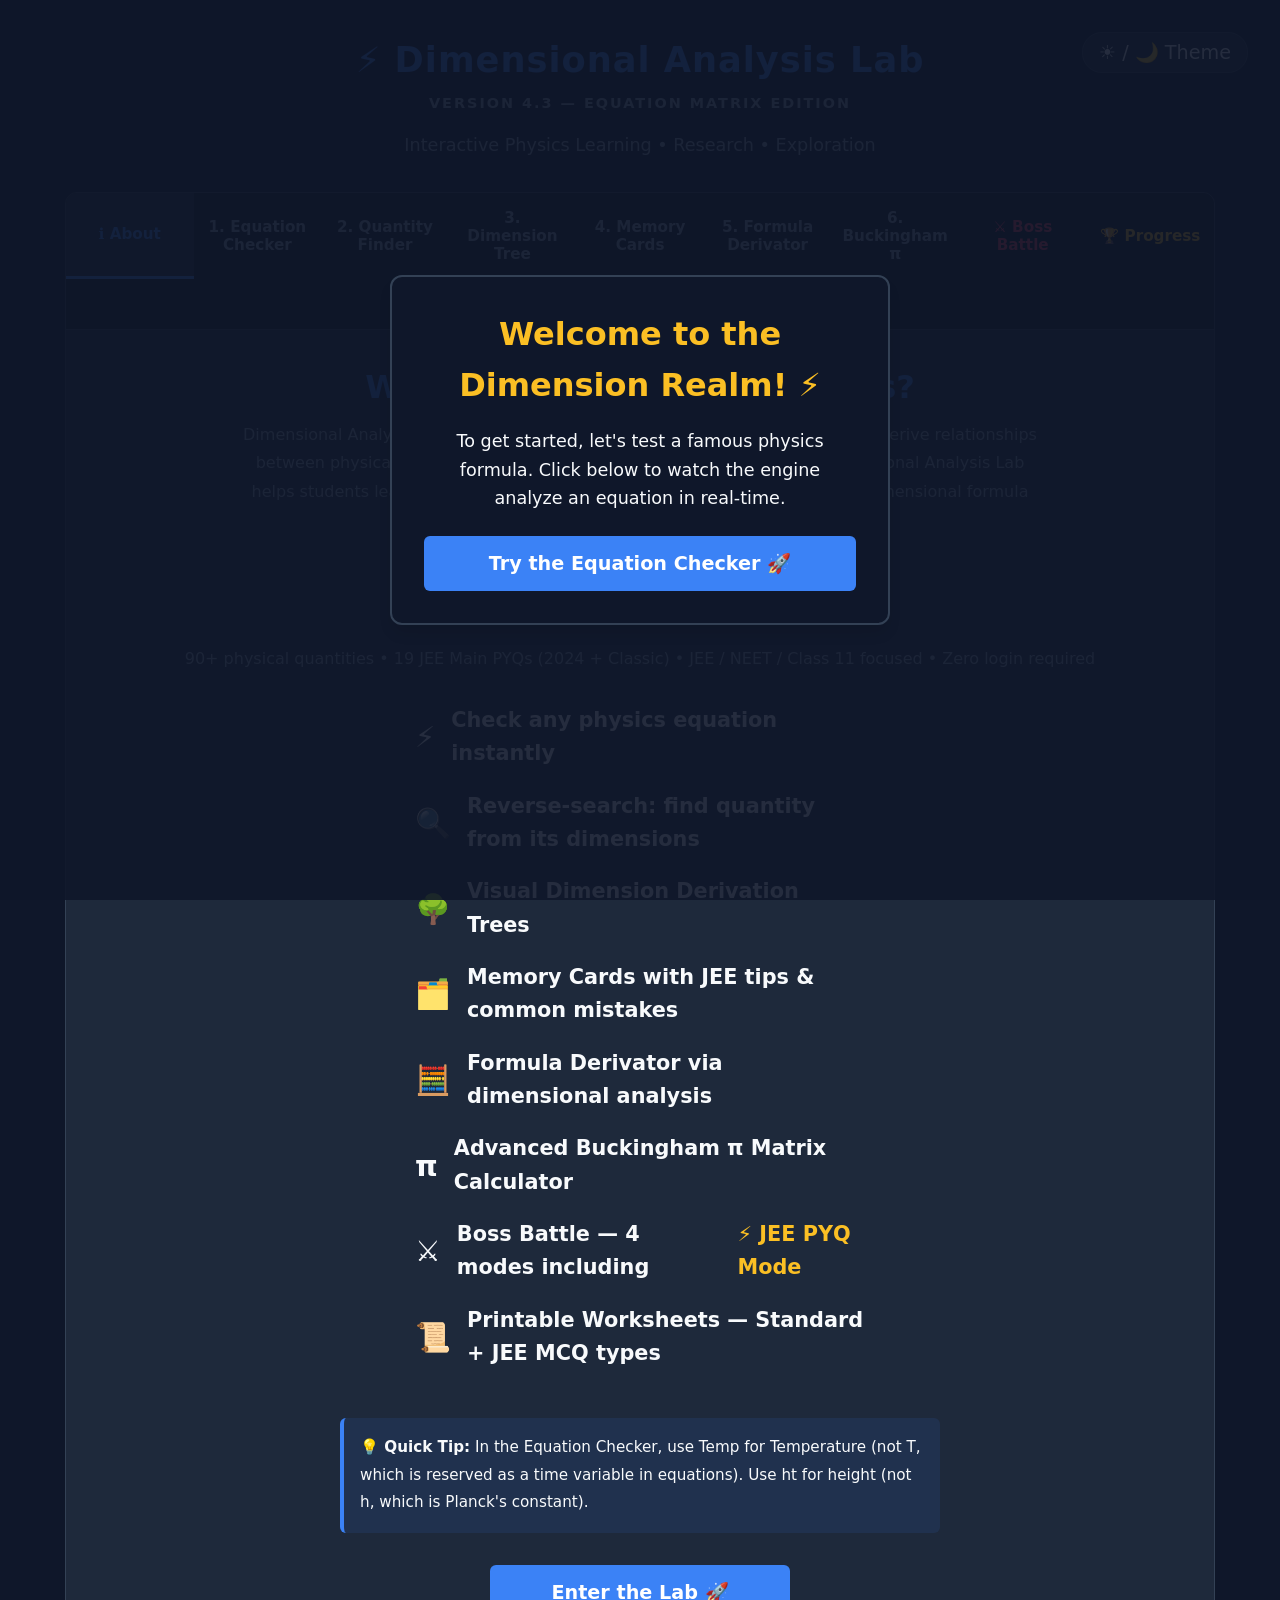
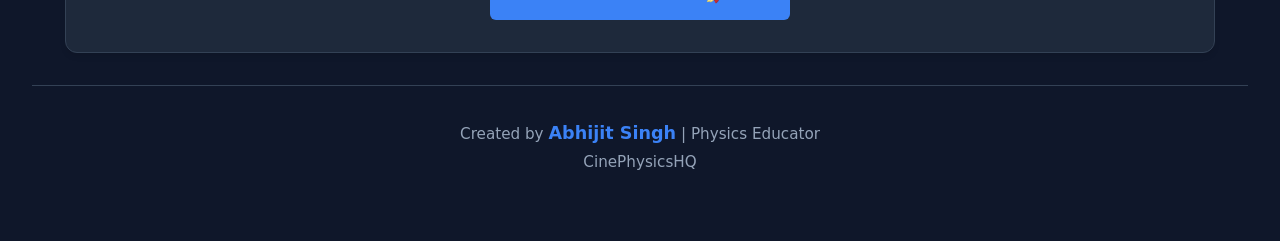
<file: Dimensional_analysis_lab/index.html>
<!DOCTYPE html>
<html lang="en">
<head>
<script async src="https://www.googletagmanager.com/gtag/js?id=G-R41EJ3144X"></script>
<script>
  window.dataLayer = window.dataLayer || [];
  function gtag(){dataLayer.push(arguments);}
  gtag('js', new Date());

  gtag('config', 'G-R41EJ3144X');
</script>
    <meta charset="UTF-8">
    <meta name="viewport" content="width=device-width, initial-scale=1.0">
    <meta name="theme-color" content="#0f172a" id="theme-meta">
    
    <title>Dimensional Analysis Lab | Interactive Physics Simulation | CinePhysicsHQ</title>
    <meta name="description" content="Interactive Dimensional Analysis Lab for Physics students. Learn dimensional analysis, verify equations, derive formulas, and apply Buckingham Pi theorem.">
    <meta name="keywords" content="dimensional analysis tool, physics JEE, NEET physics, dimension checker, buckingham pi calculator, physics formulas, class 11 physics, dimensional formula">
    <meta name="author" content="Abhijit Singh">

    <meta property="og:title" content="Dimensional Analysis Lab — CinePhysicsHQ">
    <meta property="og:description" content="Check physics equations, derive formulas, fight the Chaos Dimensioneer. Free interactive lab for Class 11 & JEE.">
    <meta property="og:url" content="https://abhijit-cinephysics.github.io/CinePhysicsHQ-Labs/Dimension%20Analysis%20lab/"> 
    <meta property="og:image" content="https://via.placeholder.com/1200x630.png?text=CinePhysicsHQ+Labs">

    <meta name="twitter:card" content="summary_large_image">
    <meta name="twitter:title" content="Dimensional Analysis Lab | Interactive Physics Simulation | CinePhysicsHQ">
    <meta name="twitter:description" content="Interactive dimensional analysis calculator and boss battles for Physics students.">
  
    <style>
        :root {
            --bg-color: #0f172a; --card-bg: #1e293b; --text-main: #f8fafc; --text-muted: #94a3b8;
            --accent: #3b82f6; --success: #22c55e; --error: #ef4444; --border: #334155;
            --tab-bg: #0b1120; --gold: #fbbf24; --xp-color: #a855f7;
            --marshall: #38bdf8; --chaos: #f43f5e;
        }

        body.light-mode {
            --bg-color: #f8fafc; --card-bg: #ffffff; --text-main: #0f172a; --text-muted: #475569;
            --border: #cbd5e1; --tab-bg: #e2e8f0;
        }

        * { box-sizing: border-box; margin: 0; padding: 0; font-family: 'Segoe UI', system-ui, sans-serif; }
        body { background-color: var(--bg-color); color: var(--text-main); padding: 2rem; line-height: 1.6; transition: background-color 0.3s, color 0.3s; display: flex; flex-direction: column; min-height: 100vh;}

        header { text-align: center; margin-bottom: 2rem; position: relative;}
        header h1 { color: var(--accent); margin-bottom: 0.25rem; font-size: 2.2rem; letter-spacing: 1px; }
        .version-tag { color: var(--text-muted); font-size: 0.9rem; font-weight: bold; letter-spacing: 2px; margin-bottom: 1rem; }
        header p { color: var(--text-muted); font-size: 1.1rem; }
        header p strong { color: var(--text-main); }
        
        .theme-toggle { position: absolute; top: 0; right: 0; background: var(--card-bg); border: 1px solid var(--border); color: var(--text-main); padding: 0.5rem 1rem; border-radius: 20px; cursor: pointer; font-size: 1.2rem; transition: 0.2s; }
        .theme-toggle:hover { background: var(--border); }

        .container { flex: 1; max-width: 1150px; width: 100%; margin: 0 auto; background: var(--card-bg); border: 1px solid var(--border); border-radius: 12px; overflow: hidden; box-shadow: 0 4px 6px -1px rgba(0, 0, 0, 0.1); }

        /* Tabs & Mobile Menu */
        .mobile-menu-btn { display: none; background: var(--card-bg); color: var(--accent); border: none; border-bottom: 1px solid var(--border); padding: 1rem; width: 100%; text-align: center; font-size: 1.1rem; font-weight: bold; cursor: pointer; }
        .tabs { display: flex; background: var(--tab-bg); border-bottom: 1px solid var(--border); flex-wrap: wrap; }
        .tab-btn { flex: 1; padding: 1rem 0.5rem; background: transparent; color: var(--text-muted); border: none; cursor: pointer; font-size: 0.95rem; font-weight: bold; transition: 0.2s; min-width: 120px; }
        .tab-btn:hover { background: rgba(59, 130, 246, 0.1); color: var(--text-main); }
        .tab-btn.active { color: var(--accent); border-bottom: 3px solid var(--accent); background: var(--card-bg); }
        .tab-content { display: none; padding: 2rem; }
        .tab-content.active { display: block; }

        /* Animations */
        @keyframes fadeInSlide { from { opacity: 0; transform: translateY(10px); } to { opacity: 1; transform: translateY(0); } }
        @keyframes shake { 0% { transform: translateX(0); } 25% { transform: translateX(-5px); } 50% { transform: translateX(5px); } 75% { transform: translateX(-5px); } 100% { transform: translateX(0); } }
        .animate-pop { animation: fadeInSlide 0.4s ease-out forwards; }
        .shake-anim { animation: shake 0.4s ease-in-out; }

        /* UI Elements */
        .input-group { margin-bottom: 1.5rem; }
        label { display: block; margin-bottom: 0.5rem; color: var(--text-muted); font-weight: bold;}
        input[type="text"], input[type="number"], select { width: 100%; padding: 0.75rem; background: var(--bg-color); border: 1px solid var(--border); color: var(--text-main); border-radius: 6px; font-size: 1.1rem; margin-bottom: 1rem; }
        .search-box { margin-bottom: 0.5rem; border-color: var(--accent) !important; background-color: rgba(59, 130, 246, 0.05) !important;}
        button.primary-btn { background: var(--accent); color: white; border: none; padding: 0.75rem 1.5rem; font-size: 1rem; border-radius: 6px; cursor: pointer; width: 100%; transition: opacity 0.2s; font-weight: bold; }
        button.secondary-btn { background: transparent; color: var(--accent); border: 1px solid var(--accent); padding: 0.25rem 0.75rem; font-size: 0.9rem; border-radius: 4px; cursor: pointer; margin-left: 1rem; }
        button.secondary-btn:hover { background: rgba(59, 130, 246, 0.1); }
        button.primary-btn:hover { opacity: 0.9; }

        .preset-buttons { display: flex; gap: 0.5rem; margin-bottom: 1rem; flex-wrap: wrap; }
        .preset-buttons button { flex: 1; background: var(--border); color: var(--text-main); border: none; padding: 0.5rem; border-radius: 4px; cursor: pointer; font-size: 0.9rem; }
        .preset-buttons button:hover { background: #475569; }

        /* Quick Symbol Insert UI */
        .quick-symbols { display: flex; flex-wrap: wrap; gap: 0.4rem; margin-bottom: 1rem; }
        .quick-symbols button { flex: 1; min-width: 44px; max-width: 80px; background: rgba(59, 130, 246, 0.1); color: var(--accent); border: 1px solid var(--accent); padding: 0.4rem 0.3rem; border-radius: 4px; cursor: pointer; font-size: 0.9rem; font-weight: bold; transition: 0.2s; white-space: nowrap; overflow: hidden; text-overflow: ellipsis; }
        .quick-symbols button:hover { background: var(--accent); color: white; }
        .insert-picker-group { display: flex; gap: 0.5rem; margin-bottom: 1.5rem; }
        .insert-picker-group select { margin-bottom: 0; border-color: var(--accent) !important; background-color: rgba(59, 130, 246, 0.05) !important; }

        .output-panel { background: var(--bg-color); border: 1px solid var(--border); border-radius: 6px; padding: 1.5rem; min-height: 150px; font-family: monospace; white-space: pre-wrap; font-size: 1.1rem; margin-top: 1rem; }
        .success-text { color: var(--success); font-weight: bold;}
        .error-text { color: var(--error); font-weight: bold;}

        /* Features & Visual Card Tree */
        .feature-list { display: flex; flex-direction: column; gap: 1.2rem; max-width: 450px; margin: 0 auto 3rem auto; font-size: 1.3rem; font-weight: bold; color: var(--text-main); }
        .feature-list div { display: flex; align-items: center; gap: 1rem; }
        .feature-icon { font-size: 1.8rem; }

        .tree-container { display: flex; flex-direction: column; align-items: center; gap: 1.5rem; margin-top: 1.5rem; font-family: 'Segoe UI', sans-serif; }
        .tree-row { display: flex; gap: 1.5rem; align-items: center; justify-content: center; flex-wrap: wrap; position: relative;}
        .card-node { background: var(--card-bg); border: 2px solid var(--border); border-radius: 8px; padding: 1rem 1.5rem; text-align: center; box-shadow: 0 4px 6px rgba(0,0,0,0.2); min-width: 150px;}
        .card-node.final { border-color: var(--gold); background: rgba(251, 191, 36, 0.1); transform: scale(1.05); }
        .card-title { font-weight: bold; color: var(--text-main); font-size: 1.1rem; margin-bottom: 0.5rem; }
        .card-dim { color: var(--accent); font-family: monospace; font-size: 1.2rem; font-weight: bold; }
        .card-final-dim { color: var(--gold); font-family: monospace; font-size: 1.4rem; font-weight: bold; }
        .tree-arrow { color: var(--text-muted); font-size: 1.5rem; font-weight: bold; }
        
        .app-box { margin-top: 1.5rem; background: rgba(59, 130, 246, 0.05); padding: 1rem; border-radius: 6px; border: 1px dashed var(--accent); font-family: 'Segoe UI', sans-serif; width: 100%; text-align: center;}
        .app-box strong { color: var(--accent); }

        .spinner-grid { display: grid; grid-template-columns: repeat(auto-fit, minmax(100px, 1fr)); gap: 1rem; margin-bottom: 1.5rem; }
        .edu-note { background: rgba(59, 130, 246, 0.1); border-left: 4px solid var(--accent); padding: 1rem; margin-top: 1.5rem; font-size: 0.95rem; border-radius: 6px; line-height: 1.8;}
        
        /* Memory Card */
        .memory-card { background: var(--bg-color); border: 2px solid var(--border); border-radius: 12px; padding: 2rem; max-width: 600px; margin: 0 auto; box-shadow: 0 10px 15px -3px rgba(0, 0, 0, 0.1); text-align: left;}
        .mc-header { display: flex; justify-content: space-between; align-items: center; border-bottom: 2px solid var(--border); padding-bottom: 1rem; margin-bottom: 1.5rem;}
        .mc-title { font-size: 2rem; color: var(--gold); font-weight: bold; margin: 0;}
        .mc-dim { font-family: monospace; font-size: 1.5rem; color: var(--accent); font-weight: bold;}
        .mc-section { margin-bottom: 1.2rem; }
        .mc-label { font-size: 0.9rem; text-transform: uppercase; color: var(--text-muted); font-weight: bold; letter-spacing: 1px; margin-bottom: 0.25rem;}
        .mc-value { font-size: 1.2rem; color: var(--text-main); }
        .mc-mistake { background: rgba(239, 68, 68, 0.1); border-left: 4px solid var(--error); padding: 0.75rem; border-radius: 4px; font-size: 1rem; color: var(--text-main); margin-top: 1rem;}
        .mc-tip { background: rgba(34, 197, 94, 0.1); border-left: 4px solid var(--success); padding: 0.75rem; border-radius: 4px; font-size: 1rem; color: var(--text-main); margin-top: 1rem;}

        /* Gamification UI */
        .score-board { display: flex; justify-content: space-between; align-items: center; background: var(--bg-color); padding: 1rem; border-radius: 6px; border: 1px solid var(--border); margin-bottom: 1rem; font-size: 1.1rem; font-weight: bold; flex-wrap: wrap; gap: 1rem; }
        .score-board span.gold-text { color: var(--gold); }
        .score-board span.xp-text { color: var(--xp-color); }
        .level-badge { background: rgba(168, 85, 247, 0.2); border: 1px solid var(--xp-color); padding: 0.3rem 0.8rem; border-radius: 4px; color: var(--xp-color); }
        .daily-quest { background: rgba(251, 191, 36, 0.1); border: 1px dashed var(--gold); padding: 0.75rem; text-align: center; margin-bottom: 1.5rem; border-radius: 6px; color: var(--gold); }
        
        .personal-bests { display: flex; justify-content: center; gap: 2rem; margin-bottom: 1rem; color: var(--text-muted); font-size: 0.95rem; }
        .personal-bests span { color: var(--gold); font-weight: bold; }

        .badges-container { display: flex; gap: 1rem; flex-wrap: wrap; margin-top: 1rem; justify-content: center; }
        .badge { background: rgba(251, 191, 36, 0.1); border: 1px solid var(--gold); color: var(--gold); padding: 0.5rem 1rem; border-radius: 20px; font-size: 0.9rem; display: flex; align-items: center; gap: 0.5rem; }
        .badge.locked { background: rgba(148, 163, 184, 0.1); border: 1px dashed var(--text-muted); color: var(--text-muted); opacity: 0.5; }
        
        .challenge-box { background: var(--bg-color); border: 1px solid var(--border); padding: 2rem; border-radius: 6px; text-align: center; font-size: 1.2rem; min-height: 250px; display: flex; flex-direction: column; justify-content: center; position: relative;}
        .diff-tag { position: absolute; top: 10px; right: 10px; font-size: 0.8rem; padding: 0.25rem 0.5rem; border-radius: 4px; border: 1px solid var(--border); color: var(--text-muted); }

        .marshall-text { color: var(--marshall); font-weight: bold; font-size: 1.2rem; margin-bottom: 0.5rem; }
        .chaos-text { color: var(--chaos); font-weight: bold; font-size: 1.2rem; margin-bottom: 0.5rem; }
        .dialogue-quote { font-style: italic; color: var(--text-main); margin-bottom: 1.5rem; }

        .challenge-btn-group { display: flex; gap: 1rem; margin-top: 1.5rem; justify-content: center; flex-wrap: wrap; }
        .challenge-btn-group button { background: var(--border); color: var(--text-main); border: none; padding: 0.75rem 2rem; font-size: 1.1rem; border-radius: 6px; cursor: pointer; transition: 0.2s; font-weight: bold; }
        .challenge-btn-group button:hover { background: var(--accent); }

        .boss-arena { background: var(--bg-color); border: 2px solid var(--chaos); padding: 2rem; border-radius: 8px; text-align: center; position: relative; overflow: hidden; min-height: 300px; display: flex; flex-direction: column; justify-content: center;}
        .boss-header { display: flex; justify-content: space-between; align-items: center; margin-bottom: 1rem; font-weight: bold; }
        .hp-bar-container { width: 100%; background: var(--border); height: 20px; border-radius: 10px; overflow: hidden; margin-bottom: 1.5rem; border: 1px solid var(--chaos);}
        .hp-bar { height: 100%; background: var(--chaos); width: 100%; transition: width 0.3s ease-in-out; }

        .challenge-result { padding: 1rem; }
        .challenge-result h2 { color: var(--gold); font-size: 2rem; margin-bottom: 1rem; letter-spacing: 1px;}
        .challenge-result .stats { font-size: 1.2rem; margin-bottom: 1.5rem; color: var(--text-main); line-height: 1.8;}
        .challenge-result .message { font-size: 1.1rem; color: var(--text-muted); margin-bottom: 2rem; line-height: 1.6; max-width: 600px; margin: 0 auto 2rem auto; }

        /* Certificate Overlay */
        #cert-overlay { display: none; position: fixed; top: 0; left: 0; width: 100%; height: 100%; background: rgba(0,0,0,0.8); z-index: 100; justify-content: center; align-items: center; }
        .cert-card { background: #f8fafc; color: #0f172a; padding: 3rem; border-radius: 8px; border: 8px solid var(--gold); text-align: center; max-width: 800px; width: 90%; font-family: 'Times New Roman', serif; position: relative;}
        .cert-title { font-size: 2.5rem; margin-bottom: 1rem; text-transform: uppercase; letter-spacing: 2px;}
        .cert-name { font-size: 2.2rem; color: var(--accent); margin-bottom: 0.5rem; font-family: 'Segoe UI', sans-serif; font-weight: bold; border-bottom: 2px solid var(--border); display: inline-block; padding: 0 2rem;}
        .cert-footer { margin-top: 3rem; display: flex; justify-content: space-between; font-weight: bold; color: #334155; }
        .close-cert { position: absolute; top: 10px; right: 15px; font-size: 1.5rem; cursor: pointer; color: #94a3b8; }

        .site-footer { text-align: center; padding: 2rem 0; margin-top: 2rem; border-top: 1px solid var(--border); color: var(--text-muted); font-size: 0.95rem; line-height: 1.8;}
        .site-footer strong { color: var(--accent); font-size: 1.1rem;}
        .site-footer a { color: var(--text-main); text-decoration: none; font-weight: bold; transition: color 0.2s;}
        .site-footer a:hover { color: var(--accent); }

        /* JEE PYQ Card styling */
        .jee-q-card { background: rgba(251,191,36,0.06); border: 1px solid var(--gold); border-radius: 8px; padding: 1rem; margin-bottom: 1rem; text-align: left; }
        .jee-source-tag { color: var(--gold); font-size: 0.8rem; font-weight: bold; letter-spacing: 1px; margin-bottom: 0.4rem; }
        .jee-q-text { font-size: 1.05rem; color: var(--text-main); line-height: 1.6; }

        /* Buckingham Pi Advanced UI */
        .pi-panel { background: var(--bg-color); border: 1px solid var(--border); border-radius: 8px; padding: 1.5rem; margin-bottom: 1.5rem; }
        .pi-panel-title { font-size: 1.1rem; font-weight: 700; text-transform: uppercase; margin-bottom: 1.5rem; color: var(--text-main); letter-spacing: 0.5px; }
        .pi-grid-top { display: grid; grid-template-columns: 1fr 1fr; gap: 1.5rem; }
        .pi-var-table { width: 100%; border-collapse: collapse; margin-bottom: 1rem; }
        .pi-var-table th { text-align: left; color: var(--text-muted); font-size: 0.85rem; font-weight: 600; padding-bottom: 1rem; border-bottom: 1px solid var(--border); }
        .pi-var-table td { padding: 0.75rem 0; font-family: monospace; }
        .pi-edit-input { background: var(--card-bg); border: 1px solid var(--border); color: var(--text-main); padding: 0.4rem; border-radius: 4px; width: 42px; text-align: center; font-family: monospace; margin-right: 0.1rem;}
        .pi-edit-name { width: 80px; text-align: left; color: var(--gold); font-weight: bold;}
        .pi-summary-row { display: flex; justify-content: space-between; padding: 0.75rem 0; border-bottom: 1px solid var(--border); color: var(--text-muted); }
        .pi-glow-box { margin-top: 1.5rem; border: 1px solid var(--success); background: rgba(34, 197, 94, 0.05); border-radius: 8px; padding: 1.5rem; text-align: center; box-shadow: 0 0 15px rgba(34, 197, 94, 0.1); }
        .pi-result-layout { display: flex; align-items: center; gap: 2rem; flex-wrap: wrap; }
        .pi-math-display { border: 1px solid var(--success); background: rgba(34, 197, 94, 0.05); padding: 1rem 2rem; border-radius: 8px; display: flex; align-items: center; gap: 1rem; font-family: monospace; font-size: 1.5rem; color: var(--success); box-shadow: 0 0 15px rgba(34, 197, 94, 0.1); flex-wrap: wrap; }
        .pi-fraction { display: inline-flex; flex-direction: column; align-items: center; vertical-align: middle; margin: 0 0.5rem; }
        .pi-num { padding: 0 0.5rem; border-bottom: 2px solid var(--success); }
        .pi-den { padding: 0 0.5rem; }
        .pi-matrix-table { border-collapse: collapse; font-family: monospace; text-align: center; width: 100%; overflow-x: auto; display: block; }
        .pi-matrix-table th, .pi-matrix-table td { padding: 0.75rem 1.25rem; border: 1px solid var(--border); }
        .pi-matrix-table th { color: var(--gold); }
        .pi-add-btn { width: 100%; padding: 0.75rem; background: transparent; border: 1px solid var(--accent); color: var(--accent); border-radius: 4px; cursor: pointer; font-weight: 600; transition: 0.2s; }
        .pi-add-btn:hover { background: rgba(59, 130, 246, 0.1); }

        /* Mobile Optimization */
        @media (max-width: 768px) {
            .mobile-menu-btn { display: block; }
            .tabs { display: none; flex-direction: column; }
            .tabs.open { display: flex; }
            .tab-btn { border-bottom: 1px solid var(--border); text-align: left; padding-left: 1.5rem; }
            .spinner-grid { grid-template-columns: repeat(2, 1fr); }
            .score-board { flex-direction: column; gap: 0.5rem; text-align: center; }
            .personal-bests { flex-direction: column; gap: 0.5rem; }
            .tree-row { flex-direction: column; }
            .theme-toggle { position: static; margin-bottom: 1rem; display: inline-block; }
            .mc-header { flex-direction: column; text-align: center; gap: 0.5rem; }
            .pi-grid-top { grid-template-columns: 1fr; }
        }
    </style>
</head>
<body>
    <div id="onboarding-overlay" style="display: none; position: fixed; top: 0; left: 0; width: 100%; height: 100%; background: rgba(15, 23, 42, 0.9); z-index: 1000; justify-content: center; align-items: center; padding: 1rem;">
        <div class="memory-card animate-pop" style="max-width: 500px; text-align: center;">
            <h2 style="color: var(--gold); margin-bottom: 1rem; font-size: 2rem;">Welcome to the Dimension Realm! ⚡</h2>
            <p style="margin-bottom: 1.5rem; font-size: 1.1rem; color: var(--text-main);">To get started, let's test a famous physics formula. Click below to watch the engine analyze an equation in real-time.</p>
            <button class="primary-btn" style="font-size: 1.2rem; padding: 1rem;" onclick="closeOnboarding()">Try the Equation Checker 🚀</button>
        </div>
    </div>
  
    <div id="cert-overlay">
        <div class="cert-card animate-pop">
            <div class="close-cert" onclick="document.getElementById('cert-overlay').style.display='none'">✖</div>
            <h1 class="cert-title">Certificate of Mastery</h1>
            <div class="cert-subtitle">This certifies that the candidate has demonstrated exceptional proficiency in Dimensional Analysis.</div>
            
            <div class="cert-name" id="cert-name-display">Physics Cadet</div>
            <div id="cert-rank-display" style="font-size: 1.3rem; font-weight: bold; color: #334155; margin-bottom: 1rem;"></div>
            
            <div style="font-size: 1.1rem; margin-top: 1rem; color: #333;">Authorized by the Dimension Council</div>
            <div class="cert-footer">
                <div>CinePhysicsHQ-Labs</div>
                <div>Dimensional Arena</div>
            </div>
        </div>
    </div>

    <header>
        <button class="theme-toggle" onclick="toggleTheme()">☀️ / 🌙 Theme</button>
        <h1>⚡ Dimensional Analysis Lab</h1>
        <div class="version-tag">VERSION 4.3 — EQUATION MATRIX EDITION</div>
        <p>Interactive Physics Learning • Research • Exploration</p>
    </header>

    <div class="container">
        
        <button class="mobile-menu-btn" onclick="toggleMobileMenu()">☰ Menu Options</button>

        <div class="tabs" id="nav-tabs">
            <button class="tab-btn active" onclick="switchTab(event, 'about')">ℹ️ About</button>
            <button class="tab-btn" onclick="switchTab(event, 'checker')">1. Equation Checker</button>
            <button class="tab-btn" onclick="switchTab(event, 'discovery')">2. Quantity Finder</button>
            <button class="tab-btn" onclick="switchTab(event, 'calculator')">3. Dimension Tree</button>
            <button class="tab-btn" onclick="switchTab(event, 'cards')">4. Memory Cards</button>
            <button class="tab-btn" onclick="switchTab(event, 'derivation')">5. Formula Derivator</button>
            <button class="tab-btn" onclick="switchTab(event, 'buckingham')">6. Buckingham π</button>
            <button class="tab-btn" onclick="switchTab(event, 'challenge')" style="color: var(--chaos);">⚔️ Boss Battle</button>
            <button class="tab-btn" onclick="switchTab(event, 'dashboard')" style="color: var(--gold);">🏆 Progress</button>
            <button class="tab-btn" onclick="switchTab(event, 'teacher')" style="color: var(--success);">📜 Teacher</button>
        </div>

        <div id="about" class="tab-content active animate-pop">
            <h2 style="color: var(--accent); margin-bottom: 0.5rem; font-size: 2rem; text-align: center;">What is Dimensional Analysis?</h2>
            <p style="text-align:center; color:var(--text-muted); margin-bottom: 2rem; max-width: 800px; margin-left: auto; margin-right: auto; line-height: 1.8;">
                Dimensional Analysis is a powerful Physics technique used to verify equations, derive relationships between physical quantities, and check dimensional consistency. This Dimensional Analysis Lab helps students learn Dimensional Analysis through interactive experiments, dimensional formula verification, and Buckingham Pi theorem applications.
            </p>
            
            <h2 style="color: var(--accent); margin-top: 3rem; margin-bottom: 1.5rem; font-size: 1.5rem; text-align: center;">Applications of Dimensional Analysis</h2>
            
            <p style="text-align:center; color:var(--text-muted); margin-bottom: 2rem;">90+ physical quantities • 19 JEE Main PYQs (2024 + Classic) • JEE / NEET / Class 11 focused • Zero login required</p>
            <div class="feature-list">
                <div><span class="feature-icon">⚡</span> Check any physics equation instantly</div>
                <div><span class="feature-icon">🔍</span> Reverse-search: find quantity from its dimensions</div>
                <div><span class="feature-icon">🌳</span> Visual Dimension Derivation Trees</div>
                <div><span class="feature-icon">🗂️</span> Memory Cards with JEE tips & common mistakes</div>
                <div><span class="feature-icon">🧮</span> Formula Derivator via dimensional analysis</div>
                <div><span class="feature-icon">π</span> Advanced Buckingham π Matrix Calculator</div>
                <div><span class="feature-icon">⚔️</span> Boss Battle — 4 modes including <strong style="color:var(--gold);">⚡ JEE PYQ Mode</strong></div>
                <div><span class="feature-icon">📜</span> Printable Worksheets — Standard + JEE MCQ types</div>
            </div>
            <div class="edu-note" style="max-width: 600px; margin: 0 auto 2rem auto;">
                <strong>💡 Quick Tip:</strong> In the Equation Checker, use <code>Temp</code> for Temperature (not <code>T</code>, which is reserved as a time variable in equations). Use <code>ht</code> for height (not <code>h</code>, which is Planck's constant).
            </div>
            <button class="primary-btn" style="max-width: 300px; display: block; margin: 0 auto; font-size: 1.2rem; padding: 1rem;" onclick="switchTab(null, 'checker')">Enter the Lab 🚀</button>
        </div>

        <div id="checker" class="tab-content">
            <h2 style="color: var(--accent); margin-bottom: 1.5rem; font-size: 1.5rem;">Dimensional Analysis Equation Checker</h2>
            <div class="preset-buttons">
                <button onclick="loadPreset('v = sqrt(2*KE / m)')">v = √(2KE/m)</button>
                <button onclick="loadPreset('F = k_e * Q1*Q2 / r^2')">Coulomb's Law</button>
                <button onclick="loadPreset('g = G*M / r^2')">g = GM/r²</button>
                <button onclick="loadPreset('P * Vol = n * R_gas * Temp')">Ideal Gas Law</button>
                <button onclick="loadPreset('E = h * f')">E = hf (Photon)</button>
                <button onclick="loadPreset('Tau = MoI * alpha')">τ = Iα (Rotation)</button>
            </div>
            <div class="preset-buttons" style="margin-top:-0.5rem;">
                <button onclick="loadPreset('a = diff(v, t)')">a = dv/dt (derivative)</button>
                <button onclick="loadPreset('W = int(F, s)')">W = ∫F ds (integral)</button>
                <button onclick="loadPreset('x = A * sin(omega * t)')">x = A sin(ωt) — SHM</button>
                <button onclick="loadPreset('v = cbrt(2*P / rho)')">v = ∛(2P/ρ)</button>
                <button onclick="loadPreset('I_intensity = sigma * Temp^4')">Stefan-Boltzmann</button>
            </div>
            
            <label>Quick Insert — Constants & Quantities:</label>
            <div class="quick-symbols">
                <button onclick="insertSymbol('eps0')" title="Permittivity of free space (ε₀)">ε₀</button>
                <button onclick="insertSymbol('mu0')" title="Permeability of free space (μ₀)">μ₀</button>
                <button onclick="insertSymbol('N_A')" title="Avogadro's Number">Nₐ</button>
                <button onclick="insertSymbol('R_gas')" title="Universal Gas Constant">R_gas</button>
                <button onclick="insertSymbol('h')" title="Planck's Constant — use 'ht' for height!">h</button>
                <button onclick="insertSymbol('G')" title="Gravitational Constant">G</button>
                <button onclick="insertSymbol('k')" title="Boltzmann Constant">k_B</button>
                <button onclick="insertSymbol('k_e')" title="Coulomb's Constant (1/4πε₀)">k_e</button>
                <button onclick="insertSymbol('c_light')" title="Speed of Light">c</button>
                <button onclick="insertSymbol('Temp')" title="Temperature — use Temp not T (T = time variable)">Temp</button>
            </div>
            <div class="insert-picker-group">
                <select id="equation-symbol-picker" onchange="if(this.value){ insertSymbol(this.value); this.selectedIndex = 0; }">
                    <option value="" disabled selected>Insert Any Quantity...</option>
                </select>
            </div>

            <div class="input-group">
                <input type="text" id="equation-input" placeholder="e.g., F = m * a  or  v = sqrt(2*KE / m)  or  P * Vol = n * R_gas * Temp" onkeydown="if(event.key==='Enter') verifyEquation();" />
                <button class="primary-btn" onclick="verifyEquation()">Verify Dimensions ⚡</button>
            </div>
            <div id="checker-output" class="output-panel">Ready for analysis...</div>
            <div class="edu-note" style="margin-top: 1rem; font-size: 0.88rem; line-height: 2;">
                <strong>💡 Supported Notation:</strong><br>
                <strong style="color:var(--accent);">Basics:</strong> Use <code>*</code> multiply · <code>/</code> divide · <code>^2</code> power · <code>sqrt(...)</code> square root · <code>cbrt(...)</code> cube root<br>
                <strong style="color:var(--accent);">Calculus:</strong> <code>diff(v, t)</code> = dv/dt · <code>int(F, s)</code> = ∫F ds · also accepts <code>dv/dt</code> and <code>∂v/∂t</code> directly<br>
                <strong style="color:var(--accent);">Trig:</strong> <code>sin(omega*t)</code> · <code>cos(k*x)</code> · <code>arctan(v/c)</code> — argument must be dimensionless<br>
                <strong style="color:var(--accent);">Log/Exp:</strong> <code>ln(N)</code> · <code>log(P/P0)</code> · <code>exp(E/kT)</code> · <code>e^(x)</code> — argument must be dimensionless<br>
                <strong style="color:var(--accent);">Hyperbolic:</strong> <code>sinh(x)</code> · <code>cosh(x)</code> · <code>tanh(x)</code> — dimensionless argument<br>
                <strong style="color:var(--accent);">Misc:</strong> <code>abs(x)</code> or <code>|x|</code> preserves dimension · <code>e^(...)</code> auto-converts to <code>exp(...)</code><br>
                <strong style="color:var(--gold);">⚠ Key rule:</strong> Only <code>sqrt</code> and <code>cbrt</code> can take dimensional arguments. All other math functions require dimensionless arguments.
            </div>
        </div>

        <div id="discovery" class="tab-content">
            <div class="input-group">
                <label>Direct Dimension Search:</label>
                <input type="text" id="direct-dim-search" placeholder="e.g., ML2T-2 or [M L^2 T^-2]" oninput="parseDirectDimInput()" />
            </div>
            <p style="margin-bottom: 1rem; color: var(--text-muted); text-align: center;">OR adjust exponents manually:</p>
            <div class="spinner-grid">
                <div><label>Mass [M]</label><input type="number" id="spin-m" value="1" oninput="discoverQuantity()"></div>
                <div><label>Length [L]</label><input type="number" id="spin-l" value="2" oninput="discoverQuantity()"></div>
                <div><label>Time [T]</label><input type="number" id="spin-t" value="-2" oninput="discoverQuantity()"></div>
                <div><label>Current [I]</label><input type="number" id="spin-i" value="0" oninput="discoverQuantity()"></div>
                <div><label>Temp [K]</label><input type="number" id="spin-k" value="0" oninput="discoverQuantity()"></div>
                <div><label>Amount [mol]</label><input type="number" id="spin-mol" value="0" oninput="discoverQuantity()"></div>
            </div>
            <div id="discovery-output" class="output-panel">Matches will appear here...</div>
        </div>

        <div id="calculator" class="tab-content">
            <div class="input-group">
                <label>Select Physical Quantity:</label>
                <input type="text" class="search-box" id="search-calc" placeholder="Search quantity..." oninput="filterDropdownList('search-calc', 'calc-select')">
                <div style="display: flex; gap: 0.5rem; margin-bottom: 1rem;">
                    <select id="calc-select" onchange="calculateDimensionTree()" style="margin-bottom: 0;"><option value="" disabled selected>Select a quantity...</option></select>
                    <button class="primary-btn" style="width: auto; white-space: nowrap;" onclick="calculateDimensionTree()">Show Tree</button>
                </div>
            </div>
            <div id="calc-output" class="output-panel">Select a quantity to view its visual derivation tree.</div>
        </div>

        <div id="cards" class="tab-content">
            <div class="input-group">
                <label>Select Quantity for Revision:</label>
                <input type="text" class="search-box" id="search-card" placeholder="Search quantity..." oninput="filterDropdownList('search-card', 'card-select')">
                <div style="display: flex; gap: 0.5rem; margin-bottom: 1rem;">
                    <select id="card-select" onchange="generateMemoryCard()" style="margin-bottom: 0;"><option value="" disabled selected>Select a quantity...</option></select>
                    <button class="primary-btn" style="width: auto; white-space: nowrap;" onclick="generateMemoryCard()">Show Card</button>
                </div>
            </div>
            <div id="card-output">Select a quantity to generate a memory card.</div>
        </div>
        
        <div id="derivation" class="tab-content">
            <div class="preset-buttons">
                <button onclick="loadDerivatorPreset('v', 'g, h')">Velocity (v ∝ √gh)</button>
                <button onclick="loadDerivatorPreset('F', 'm, v, r')">Centripetal (F ∝ mv²/r)</button>
                <button onclick="loadDerivatorPreset('P', 'F, v, rho')">Underdetermined Test</button>
                <button onclick="loadDerivatorPreset('T_period', 'l, g')">Pendulum Period</button>
                <button onclick="loadDerivatorPreset('P', 'F, v')">Power from F & v</button>
            </div>
            <div class="input-group">
                <label>Target Quantity:</label>
                <input type="text" class="search-box" id="search-deriv" placeholder="Search target..." oninput="filterDropdownList('search-deriv', 'deriv-target')">
                <select id="deriv-target"></select>
            </div>
            <div class="input-group">
                <label>Available Variables (Comma Separated):</label>
                <input type="text" id="deriv-vars" placeholder="e.g., g, h" />
                <button class="primary-btn" onclick="deriveFormula()">Derive Formula</button>
            </div>
            <div id="deriv-output" class="output-panel">Awaiting variables...</div>
        </div>

        <div id="buckingham" class="tab-content">
            <h2 style="color: var(--accent); margin-bottom: 1.5rem; font-size: 1.5rem;">Buckingham Pi Theorem Calculator</h2>
            <div class="preset-buttons">
                <button onclick="loadPiPreset('rho, v, d, mu')">Reynolds Number</button>
                <button onclick="loadPiPreset('t, l, g')">Pendulum Period</button>
                <button onclick="loadPiPreset('F, rho, A, v')">Aerodynamic Drag</button>
                <button onclick="loadPiPreset('P, rho, v, d')">Pipe Flow Power</button>
                <button onclick="loadPiPreset('ST, rho, g, d')">Capillary Rise</button>
            </div>
            
            <div class="input-group" style="margin-bottom: 2rem;">
                <input type="text" id="pi-input" placeholder="Quick load variables (e.g., rho, v, d, mu)" onkeydown="if(event.key==='Enter') solveBuckingham();" />
                <button class="primary-btn" onclick="solveBuckingham()">Load Variables into Table ↓</button>
            </div>

            <div class="pi-grid-top">
                <div class="pi-panel">
                    <div class="pi-panel-title">Input Variables</div>
                    <table class="pi-var-table" id="pi-varTable">
                        <thead>
                            <tr id="pi-varHeader">
                                <th>VARIABLE</th>
                                <th>DIMENSION</th>
                                <th></th>
                            </tr>
                        </thead>
                        <tbody id="pi-varBody">
                            </tbody>
                    </table>
                    <button class="pi-add-btn" onclick="addPiVariable()">+ ADD VARIABLE</button>
                </div>

                <div class="pi-panel">
                    <div class="pi-panel-title">Summary</div>
                    <div class="pi-summary-row">
                        <span>Total Variables (n)</span>
                        <span class="pi-summary-val" id="pi-sumN" style="color:var(--text-main); font-weight:bold;">0</span>
                    </div>
                    <div class="pi-summary-row">
                        <span>Fundamental Dimensions (k)</span>
                        <span class="pi-summary-val" id="pi-sumK" style="color:var(--text-main); font-weight:bold;">0</span>
                    </div>
                    <div class="pi-summary-row" style="border:none;">
                        <span>Number of π terms (n - k)</span>
                        <span class="pi-summary-val" id="pi-sumPi" style="color:var(--success); font-weight:bold;">0</span>
                    </div>

                    <div class="pi-glow-box">
                        <div style="color:var(--text-main); font-weight:600; font-size:0.9rem; margin-bottom:0.5rem; letter-spacing:1px;">NUMBER OF PI TERMS</div>
                        <div id="pi-glowPi" style="color:var(--success); font-size:3rem; font-weight:700; font-family:monospace; line-height:1;">0</div>
                    </div>
                </div>
            </div>

            <div class="pi-panel">
                <div class="pi-panel-title">Result – Dimensionless Pi Term</div>
                <div class="pi-result-layout">
                    <div class="pi-math-display" id="pi-mathDisplay">
                        </div>
                    <div style="display:flex; align-items:center; gap:1rem; color:var(--success); font-weight:bold;" id="pi-statusBadge">
                        <div style="width:40px; height:40px; border:3px solid var(--success); border-radius:50%; display:flex; align-items:center; justify-content:center;">✔</div>
                        <div>DIMENSIONLESS<br>VERIFIED</div>
                    </div>
                </div>
            </div>

            <div class="pi-panel">
                <div class="pi-panel-title">Dimensional Matrix (M)</div>
                <div style="display:flex; gap:2rem; align-items:flex-start; flex-wrap:wrap;">
                    <table class="pi-matrix-table">
                        <thead>
                            <tr id="pi-matrixHeader">
                                <th style="border:none;"></th>
                                </tr>
                        </thead>
                        <tbody id="pi-matrixBody">
                            </tbody>
                    </table>
                    <div style="background:var(--card-bg); border:1px solid var(--border); padding:1rem 1.5rem; border-radius:8px; font-family:monospace; color:var(--text-muted); line-height:1.8;" id="pi-matrixInfo">
                        </div>
                </div>
            </div>
        </div>

        <div id="challenge" class="tab-content">
            <div class="score-board">
                <div style="display:flex; gap:0.5rem; flex-wrap:wrap;">
                    <select id="chal-chapter" style="padding: 0.35rem 0.5rem; font-size: 0.95rem; border-radius: 4px; border: 1px solid var(--border); color: var(--text-main); background: var(--bg-color);">
                        <option value="all">All Chapters</option>
                        <option value="mechanics">Mechanics & Waves</option>
                        <option value="thermo">Thermodynamics</option>
                        <option value="em">Electricity & Magnetism</option>
                        <option value="modern">Modern Physics & Constants</option>
                    </select>
                    <select id="chal-difficulty" style="padding: 0.35rem 0.5rem; font-size: 0.95rem; border-radius: 4px; border: 1px solid var(--border); color: var(--text-main); background: var(--bg-color);">
                        <option value="all">All Difficulties</option>
                        <option value="easy">🟢 Easy</option>
                        <option value="medium">🟡 Medium</option>
                        <option value="hard">🔴 Hard / Advanced</option>
                        <option value="jee">⚡ JEE PYQ Mode</option>
                    </select>
                </div>
                <div class="level-badge" id="chal-level-display">Level 1 • Cadet</div>
                <div>Total XP: <span style="color:var(--xp-color);" id="chal-xp">0 XP</span></div>
            </div>

            <div class="daily-quest" id="daily-quest-ui" style="display:none;"></div>

            <div class="boss-arena" id="challenge-box">
                <div class="chaos-text" style="font-size: 2rem;">🌌 Chaos Dimensioneer</div>
                <p style="margin-bottom: 0.75rem; color:var(--text-muted);">"You dare enter my realm? I have twisted the formulas of the universe. Defeat me by fixing them!"</p>
                <p style="margin-bottom: 1.5rem; color:var(--accent); font-size:0.9rem;">⚡ NEW: Select <strong>JEE PYQ Mode</strong> to battle with actual JEE Main 2024 questions!</p>
                <div><button class="primary-btn" style="background:var(--chaos); max-width: 250px;" onclick="startChallengeLoader()">Begin Battle</button></div>
            </div>
        </div>

        <div id="dashboard" class="tab-content animate-pop">
            <h2 id="dash-journey-title" style="color: var(--gold); text-align: center; margin-bottom: 2rem;">🏆 Your Physics Journey</h2>
            
            <div class="score-board" style="justify-content: center; flex-direction: column; gap: 0.5rem; padding: 2rem; margin-bottom: 2rem;">
                <div style="font-size: 1.5rem; color: var(--text-muted); font-weight: normal; margin-bottom: 0.5rem;" id="dash-player-name"></div>
                
                <div style="font-size: 2.2rem; text-transform: uppercase; letter-spacing: 2px; color: var(--accent);" id="dash-rank">Dimension Marshal</div>
                <div class="level-badge" id="dash-level" style="font-size: 1.2rem; margin: 0.5rem 0;">Level 5</div>
                <div style="color: var(--xp-color); font-size: 1.5rem;" id="dash-xp">2500 XP</div>
            </div>

            <div class="spinner-grid" style="grid-template-columns: repeat(2, 1fr);">
                <div class="card-node"><div class="card-title">Questions Solved</div><div class="card-final-dim" id="dash-total-qs">0</div></div>
                <div class="card-node"><div class="card-title">Bosses Defeated</div><div class="card-final-dim" id="dash-boss">0</div></div>
                <div class="card-node"><div class="card-title">Highest Streak</div><div class="card-final-dim" id="dash-streak">0</div></div>
                <div class="card-node"><div class="card-title">Correct Rate</div><div class="card-final-dim" id="dash-rate">0%</div></div>
                <div class="card-node"><div class="card-title">Perfect Battles</div><div class="card-final-dim" id="dash-perfect">0</div></div>
            </div>

            <h3 style="color: var(--text-muted); margin-top: 3rem; margin-bottom: 1.5rem; text-align: center; font-weight: normal; letter-spacing: 1px;">CHAPTER MASTERY</h3>
            <div class="spinner-grid" style="grid-template-columns: repeat(2, 1fr);">
                <div class="card-node"><div class="card-title">Mechanics</div><div class="card-dim" id="dash-mech" style="color:var(--success);">0%</div></div>
                <div class="card-node"><div class="card-title">Thermodynamics</div><div class="card-dim" id="dash-therm" style="color:var(--success);">0%</div></div>
                <div class="card-node"><div class="card-title">Electromagnetism</div><div class="card-dim" id="dash-em" style="color:var(--success);">0%</div></div>
                <div class="card-node"><div class="card-title">Modern Physics</div><div class="card-dim" id="dash-mod" style="color:var(--success);">0%</div></div>
            </div>

            <h3 style="color: var(--text-muted); margin-top: 3rem; margin-bottom: 1.5rem; text-align: center; font-weight: normal; letter-spacing: 1px;">YOUR TROPHY CASE</h3>
            <div class="badges-container" id="badges-ui"></div>
            
            <div style="text-align: center; margin-top: 2rem;">
                <button id="cert-btn" class="secondary-btn" style="display:none; border-color:var(--gold); color:var(--gold); font-size: 1.1rem; padding: 0.75rem 2rem;" onclick="document.getElementById('cert-overlay').style.display='flex'">View Mastery Certificate</button>
            </div>
        </div>

        <div id="teacher" class="tab-content">
            <h2 style="color: var(--success); margin-bottom: 1rem;">Worksheet Generator</h2>
            <p style="color: var(--text-muted); margin-bottom: 1.5rem;">Generate printable dimensional analysis worksheets for your classroom. Now includes JEE Main PYQs!</p>
            <div class="input-group">
                <label>Select Chapter Focus:</label>
                <select id="teacher-chapter">
                    <option value="all">Comprehensive (All Topics)</option>
                    <option value="mechanics">Mechanics & Kinematics</option>
                    <option value="thermo">Thermodynamics</option>
                    <option value="em">Electricity & Magnetism</option>
                    <option value="modern">Modern Physics</option>
                </select>
            </div>
            <div class="input-group">
                <label>Question Type:</label>
                <select id="teacher-type">
                    <option value="standard">Standard (Write dimensional formula)</option>
                    <option value="jee">JEE PYQ MCQs (from JEE Main 2024)</option>
                    <option value="mixed">Mixed (Standard + JEE MCQs)</option>
                </select>
            </div>
            <div class="input-group">
                <label>Number of Questions:</label>
                <input type="number" id="teacher-count" value="10" min="5" max="25" />
            </div>
            <button class="primary-btn" style="background: var(--success);" onclick="generateWorksheet()">Generate Printable Worksheet</button>
        </div>
    </div>

    <footer class="site-footer">
        <p>Created by <strong>Abhijit Singh</strong> | Physics Educator</p>
        <p>CinePhysicsHQ</p>
    </footer>

    <script>
        // --- 1. CORE DICTIONARY (Data) ---
        window.createDim = (M, L, T, I=0, K=0, mol=0) => ({ M, L, T, I, K, mol });

        window.dimDict = {
            'm': { name: 'Mass', concept: ['Fundamental'], breakdown: ['[M]'], units: ['kg', 'g'], app: 'Inertia modeling', chapter: 'mechanics', diff: 'easy', mistake: 'Confusing mass with weight.', jeeTip: 'Always standardise to kg in SI calculations.', ...window.createDim(1, 0, 0) },
            's': { name: 'Displacement', concept: ['Fundamental'], breakdown: ['[L]'], units: ['m', 'cm'], app: 'Trajectory planning', chapter: 'mechanics', diff: 'easy', mistake: 'Using path length instead of shortest distance.', jeeTip: 'Displacement can be negative; distance cannot.', ...window.createDim(0, 1, 0) },
            'l': { name: 'Length', concept: ['Fundamental'], breakdown: ['[L]'], units: ['m', 'cm'], app: 'Structural engineering', chapter: 'mechanics', diff: 'easy', mistake: 'Forgetting to convert cm to m.', jeeTip: 'Dimensional analysis treats all lengths (radius, height, breadth) as [L].', ...window.createDim(0, 1, 0) },
            'd': { name: 'Distance', concept: ['Fundamental'], breakdown: ['[L]'], units: ['m', 'cm'], app: 'Kinematics', chapter: 'mechanics', diff: 'easy', mistake: 'Using path length instead of shortest distance.', jeeTip: 'Same dimensional treatment as displacement.', ...window.createDim(0, 1, 0) },
            't': { name: 'Time', concept: ['Fundamental'], breakdown: ['[T]'], units: ['s', 'hr'], app: 'Reaction kinetics', chapter: 'mechanics', diff: 'easy', mistake: 'Using minutes or hours directly in SI equations.', jeeTip: 'Time period of a pendulum T ∝ √(l/g) is a classic derivation.', ...window.createDim(0, 0, 1) },
            'A': { name: 'Area', concept: ['Length', 'Length'], op: '×', breakdown: ['[L]', '[L]'], units: ['m²'], app: 'Aerodynamics', chapter: 'mechanics', diff: 'easy', mistake: 'Squaring the unit but forgetting to square the conversion factor.', jeeTip: 'Used frequently in flux calculations and pressure.', ...window.createDim(0, 2, 0) },
            'Vol': { name: 'Volume', concept: ['Area', 'Length'], op: '×', breakdown: ['[L²]', '[L]'], units: ['m³'], app: 'Fluid capacity', chapter: 'mechanics', diff: 'easy', mistake: 'Confusing Liters with SI units. 1 m³ = 1000 L.', jeeTip: 'Vital for density and buoyancy dimensional checks.', ...window.createDim(0, 3, 0) },
            'v': { name: 'Velocity', concept: ['Displacement', 'Time'], op: '/', breakdown: ['[L]', '[T]'], units: ['m/s'], app: 'Orbital mechanics', chapter: 'mechanics', diff: 'easy', mistake: 'Confusing average speed with average velocity.', jeeTip: 'All velocities (drift, escape, terminal) share [LT⁻¹].', ...window.createDim(0, 1, -1) },
            'u': { name: 'Initial Velocity', concept: ['Displacement', 'Time'], op: '/', breakdown: ['[L]', '[T]'], units: ['m/s'], app: 'Launch velocities', chapter: 'mechanics', diff: 'easy', mistake: 'Treating as different from final velocity.', jeeTip: 'Dimensionally identical to final velocity.', ...window.createDim(0, 1, -1) },
            'a': { name: 'Acceleration', concept: ['Velocity', 'Time'], op: '/', breakdown: ['[LT⁻¹]', '[T]'], units: ['m/s²'], app: 'G-force tolerances', chapter: 'mechanics', diff: 'easy', mistake: 'Forgetting the squared time unit.', jeeTip: 'Centripetal and tangential acceleration have identical dimensions.', ...window.createDim(0, 1, -2) },
            'g': { name: 'Gravity Accel', concept: ['Velocity', 'Time'], op: '/', breakdown: ['[LT⁻¹]', '[T]'], units: ['m/s²'], app: 'Freefall calculations', chapter: 'mechanics', diff: 'easy', mistake: 'Treating as a fundamental constant.', jeeTip: 'Treat exactly like normal acceleration.', ...window.createDim(0, 1, -2) },
            'F': { name: 'Force', concept: ['Mass', 'Acceleration'], op: '×', breakdown: ['[M]', '[LT⁻²]'], units: ['Newton (N)'], app: 'Rocket thrust', chapter: 'mechanics', diff: 'medium', mistake: 'Confusing Force [MLT⁻²] with Energy [ML²T⁻²].', jeeTip: 'Memorize [MLT⁻²]. Nearly 50% of derivations build off Force.', ...window.createDim(1, 1, -2) },
            'p': { name: 'Momentum', concept: ['Mass', 'Velocity'], op: '×', breakdown: ['[M]', '[LT⁻¹]'], units: ['kg·m/s'], app: 'Collision physics', chapter: 'mechanics', diff: 'medium', mistake: 'Thinking momentum and kinetic energy have the same relation without squaring v.', jeeTip: 'Momentum and Impulse [MLT⁻¹] share identical dimensions.', ...window.createDim(1, 1, -1) },
            'J': { name: 'Impulse', concept: ['Force', 'Time'], op: '×', breakdown: ['[MLT⁻²]', '[T]'], units: ['N·s'], app: 'Airbag design', chapter: 'mechanics', diff: 'medium', mistake: 'Confusing it with work (Force × Distance).', jeeTip: 'J = Δp. Useful for quickly replacing momentum in equations.', ...window.createDim(1, 1, -1) },
            'Tau': { name: 'Torque', concept: ['Force', 'Distance'], op: '×', breakdown: ['[MLT⁻²]', '[L]'], units: ['N·m'], app: 'Engine output', chapter: 'mechanics', diff: 'medium', mistake: 'Treating Torque as Energy. While both are [ML²T⁻²], Torque is a vector cross product.', jeeTip: 'Torque and Work share identical dimensions. A common trap question.', ...window.createDim(1, 2, -2) },
            'L_ang': { name: 'Angular Momentum', concept: ['Momentum', 'Distance'], op: '×', breakdown: ['[MLT⁻¹]', '[L]'], units: ['kg·m²/s'], app: 'Gyroscopes', chapter: 'mechanics', diff: 'hard', mistake: 'Forgetting the r factor. It is mvr, not just mv.', jeeTip: 'Angular Momentum has the exact same dimensions as Planck\'s Constant (h).', ...window.createDim(1, 2, -1) },
            'MoI': { name: 'Moment of Inertia', concept: ['Mass', 'Distance²'], op: '×', breakdown: ['[M]', '[L²]'], units: ['kg·m²'], app: 'Flywheels', chapter: 'mechanics', diff: 'medium', mistake: 'Adding linear mass to rotational mass equations blindly.', jeeTip: 'Acts as the rotational equivalent of mass in [ML²T⁻²] energy equations.', ...window.createDim(1, 2, 0) },
            'W': { name: 'Work', concept: ['Force', 'Displacement'], op: '×', breakdown: ['[MLT⁻²]', '[L]'], units: ['Joule (J)'], app: 'Energy expenditure', chapter: 'mechanics', diff: 'medium', mistake: 'Forgetting that Work requires displacement in the direction of force.', jeeTip: 'Work, Energy, and Torque all share [ML²T⁻²].', ...window.createDim(1, 2, -2) },
            'E': { name: 'Energy', concept: ['Force', 'Displacement'], op: '×', breakdown: ['[MLT⁻²]', '[L]'], units: ['Joule (J)'], app: 'Power grids', chapter: 'mechanics', diff: 'medium', mistake: 'Confusing energy dimensions with power [ML²T⁻³].', jeeTip: 'All forms of energy (Kinetic, Potential, Thermal) share [ML²T⁻²].', ...window.createDim(1, 2, -2) },
            'KE': { name: 'Kinetic Energy', concept: ['Mass', 'Velocity²'], op: '×', breakdown: ['[M]', '[LT⁻¹]²'], units: ['Joule (J)'], app: 'Ballistics', chapter: 'mechanics', diff: 'medium', mistake: 'Forgetting to square the velocity in manual derivations.', jeeTip: 'Constants like ½ are dimensionless and ignored in analysis.', ...window.createDim(1, 2, -2) },
            'PE': { name: 'Potential Energy', concept: ['Mass', 'Gravity × Height'], op: '×', breakdown: ['[M]', '[L²T⁻²]'], units: ['Joule (J)'], app: 'Gravitational modeling', chapter: 'mechanics', diff: 'medium', mistake: 'Treating g as dimensionless.', jeeTip: 'Dimensionally identical to Work.', ...window.createDim(1, 2, -2) },
            'V_g': { name: 'Gravitational Potential', concept: ['Potential Energy', 'Mass'], op: '/', breakdown: ['[ML²T⁻²]', '[M]'], units: ['J/kg'], app: 'Orbital mechanics, satellite energy', chapter: 'mechanics', diff: 'hard', mistake: 'Confusing potential (energy per mass) with potential energy.', jeeTip: 'V = -GM/r. Dimensions: [L²T⁻²]. Note the negative sign shows it is attractive — but dimensionally irrelevant.', ...window.createDim(0, 2, -2) },
            'P': { name: 'Power', concept: ['Work', 'Time'], op: '/', breakdown: ['[ML²T⁻²]', '[T]'], units: ['Watt (W)'], app: 'Motor sizing', chapter: 'mechanics', diff: 'medium', mistake: 'Confusing Watts (Power) with Joules (Energy).', jeeTip: 'P = Fv. Multiplying Force [MLT⁻²] by Velocity [LT⁻¹] quickly gives [ML²T⁻³].', ...window.createDim(1, 2, -3) },
            'Pr': { name: 'Pressure', concept: ['Force', 'Area'], op: '/', breakdown: ['[MLT⁻²]', '[L²]'], units: ['Pascal (Pa)'], app: 'Hydraulics', chapter: 'mechanics', diff: 'medium', mistake: 'Confusing Pressure [ML⁻¹T⁻²] with Force [MLT⁻²].', jeeTip: 'Pressure = Force/Area = [MLT⁻²]/[L²] = [ML⁻¹T⁻²]. One of the most tested dimensional reductions in JEE.', ...window.createDim(1, -1, -2) },
            'Stress': { name: 'Stress', concept: ['Force', 'Area'], op: '/', breakdown: ['[MLT⁻²]', '[L²]'], units: ['Pascal (Pa)'], app: 'Material failure', chapter: 'mechanics', diff: 'medium', mistake: 'Assuming stress is a force. It is force per unit area.', jeeTip: 'Often equated directly to Pressure in Buckingham Pi problems.', ...window.createDim(1, -1, -2) },
            'Strain': { name: 'Strain', concept: ['Change in Length', 'Original Length'], op: '/', breakdown: ['[L]', '[L]'], units: ['Dimensionless (no unit)'], app: 'Material deformation testing', chapter: 'mechanics', diff: 'easy', mistake: 'Assigning dimension [L] to strain. It is a pure ratio — lengths cancel.', jeeTip: 'Strain = ΔL/L. Both are lengths, so all L cancels → dimensionless. Trig functions, strain, and relative quantities are all dimensionless.', ...window.createDim(0, 0, 0) },
            'Y': { name: 'Young Modulus', concept: ['Stress', 'Strain'], op: '/', breakdown: ['[ML⁻¹T⁻²]', '[1]'], units: ['Pascal (Pa)'], app: 'Bridge design', chapter: 'mechanics', diff: 'hard', mistake: 'Trying to derive it without realizing Strain is dimensionless.', jeeTip: 'Since strain is 1, Young\'s Modulus has the exact same dimensions as Stress/Pressure.', ...window.createDim(1, -1, -2) },
            'rho': { name: 'Density', concept: ['Mass', 'Volume'], op: '/', breakdown: ['[M]', '[L³]'], units: ['kg/m³'], app: 'Buoyancy', chapter: 'mechanics', diff: 'medium', mistake: 'Mixing up density [ML⁻³] with specific gravity (dimensionless).', jeeTip: 'Crucial for fluid mechanics derivations like Bernoulli\'s principle.', ...window.createDim(1, -3, 0) },
            'mu': { name: 'Dynamic Viscosity', concept: ['Shear Stress', 'Velocity Gradient (dv/dx)'], op: '/', breakdown: ['[ML⁻¹T⁻²]', '[LT⁻¹/L = T⁻¹]'], units: ['Pa·s', 'N·s/m²'], app: 'Motor oil rating, Stokes\' Law', chapter: 'mechanics', diff: 'hard', mistake: 'Forgetting that velocity gradient dv/dx has units [T⁻¹], not [LT⁻¹].', jeeTip: 'η = [ML⁻¹T⁻¹]. Appears in Stokes\' Law F=6πηrv and Reynolds Number Re=ρvd/η.', ...window.createDim(1, -1, -1) },
            'ST': { name: 'Surface Tension', concept: ['Force', 'Length'], op: '/', breakdown: ['[MLT⁻²]', '[L]'], units: ['N/m'], app: 'Capillary action', chapter: 'mechanics', diff: 'medium', mistake: 'Confusing it with surface energy. (Actually, Energy/Area gives the same [MT⁻²]).', jeeTip: 'Notice L cancels out entirely. Surface Tension is purely [MT⁻²].', ...window.createDim(1, 0, -2) },
            'SpringConst': { name: 'Spring Constant', concept: ['Force', 'Length'], op: '/', breakdown: ['[MLT⁻²]', '[L]'], units: ['N/m'], app: 'Hooke\'s Law', chapter: 'mechanics', diff: 'medium', mistake: 'Confusing it with dimensionless constants.', jeeTip: 'Dimensionally identical to Surface Tension.', ...window.createDim(1, 0, -2) },
            'f': { name: 'Frequency', concept: ['Cycles', 'Time'], op: '/', breakdown: ['[1]', '[T]'], units: ['Hertz (Hz)'], app: 'Acoustics', chapter: 'mechanics', diff: 'easy', mistake: 'Adding dimensions to the "cycle" count.', jeeTip: 'Angular frequency (ω) and standard frequency (f) share [T⁻¹].', ...window.createDim(0, 0, -1) },
            'omega': { name: 'Angular Frequency / Velocity', concept: ['Angle (dimensionless)', 'Time'], op: '/', breakdown: ['[1] — radian is dimensionless', '[T]'], units: ['rad/s'], app: 'SHM, wave mechanics, circular motion', chapter: 'mechanics', diff: 'medium', mistake: 'Treating radian as having dimension [L] or [angle]. It is the ratio of arc/radius = dimensionless.', jeeTip: 'ω = 2πf = [T⁻¹]. Same dimension as frequency. This is why ωt must be dimensionless.', ...window.createDim(0, 0, -1) },
            'alpha': { name: 'Angular Acceleration', concept: ['Angular Velocity', 'Time'], op: '/', breakdown: ['[T⁻¹]', '[T]'], units: ['rad/s²'], app: 'Rotational dynamics, motor ramp-up', chapter: 'mechanics', diff: 'medium', mistake: 'Including [L] in the derivation. Angle is dimensionless, so no L appears.', jeeTip: 'α = dω/dt = [T⁻¹]/[T] = [T⁻²]. Purely temporal — no length involved.', ...window.createDim(0, 0, -2) },
            'k_wave': { name: 'Wave Number', concept: ['Angle', 'Length'], op: '/', breakdown: ['[1]', '[L]'], units: ['rad/m'], app: 'Quantum mechanics', chapter: 'mechanics', diff: 'medium', mistake: 'Treating as a dimensionless constant.', jeeTip: 'It is the spatial analog of angular frequency. [L⁻¹].', ...window.createDim(0, -1, 0) },
            
            'Temp': { name: 'Temperature', concept: ['Fundamental'], breakdown: ['[K]'], units: ['Kelvin (K)'], app: 'Thermal modeling', chapter: 'thermo', diff: 'easy', mistake: 'Treating temperature as an energy.', jeeTip: 'Ensure K (Kelvin) is used in dimensions, not C.', ...window.createDim(0, 0, 0, 0, 1) },
            'n': { name: 'Amount of Substance', concept: ['Fundamental'], breakdown: ['[mol]'], units: ['Mole'], app: 'Chemical reactions', chapter: 'thermo', diff: 'easy', mistake: 'Forgetting mol in gas equations.', jeeTip: 'A fundamental dimension. Don\'t ignore it in PV=nRT.', ...window.createDim(0, 0, 0, 0, 0, 1) },
            'HC': { name: 'Heat Capacity', concept: ['Energy', 'Temperature'], op: '/', breakdown: ['[ML²T⁻²]', '[K]'], units: ['J/K'], app: 'HVAC systems', chapter: 'thermo', diff: 'medium', mistake: 'Confusing it with Specific Heat (which divides by Mass).', jeeTip: 'Heat is just Energy. Substitute [ML²T⁻²] directly.', ...window.createDim(1, 2, -2, 0, -1) },
            'SHC': { name: 'Specific Heat', concept: ['Heat Capacity', 'Mass'], op: '/', breakdown: ['[ML²T⁻²K⁻¹]', '[M]'], units: ['J/(kg·K)'], app: 'Thermodynamics', chapter: 'thermo', diff: 'medium', mistake: 'Forgetting to divide by mass.', jeeTip: 'Note the missing [M] compared to Heat Capacity.', ...window.createDim(0, 2, -2, 0, -1) },
            'LatentHeat': { name: 'Latent Heat', concept: ['Energy', 'Mass'], op: '/', breakdown: ['[ML²T⁻²]', '[M]'], units: ['J/kg'], app: 'Phase changes', chapter: 'thermo', diff: 'medium', mistake: 'Forgetting to divide by Mass.', jeeTip: 'It has the same dimensions as Gravitational Potential [L²T⁻²].', ...window.createDim(0, 2, -2) },
            'ThermalCond': { name: 'Thermal Conductivity', concept: ['Power', '(Area × TempGrad)'], op: '/', breakdown: ['[ML²T⁻³]', '[L²]×[KL⁻¹]'], units: ['W/(m·K)'], app: 'Insulation', chapter: 'thermo', diff: 'hard', mistake: 'Mishandling the Temperature Gradient ([K]/[L]).', jeeTip: 'Break it down slowly: Power / (Length × Temperature).', ...window.createDim(1, 1, -3, 0, -1) },
            'Entropy': { name: 'Entropy', concept: ['Energy', 'Temperature'], op: '/', breakdown: ['[ML²T⁻²]', '[K]'], units: ['J/K'], app: 'Thermodynamics', chapter: 'thermo', diff: 'medium', mistake: 'Treating it as pure energy.', jeeTip: 'Identical to Heat Capacity and Boltzmann Constant.', ...window.createDim(1, 2, -2, 0, -1) },
            
            'I': { name: 'Current', concept: ['Fundamental'], breakdown: ['[I]'], units: ['Ampere (A)'], app: 'Circuit design', chapter: 'em', diff: 'easy', mistake: 'Deriving Current from Charge. In the SI system, Current [I] is fundamental.', jeeTip: 'Charge is [IT], not the other way around.', ...window.createDim(0, 0, 0, 1) },
            'q': { name: 'Charge', concept: ['Current', 'Time'], op: '×', breakdown: ['[I]', '[T]'], units: ['Coulomb (C)'], app: 'Battery limits', chapter: 'em', diff: 'easy', mistake: 'Treating Charge as a fundamental dimension.', jeeTip: 'Always substitute [IT] for charge in electrostatic derivations.', ...window.createDim(0, 0, 1, 1) },
            'V': { name: 'Voltage', concept: ['Work', 'Charge'], op: '/', breakdown: ['[ML²T⁻²]', '[IT]'], units: ['Volt (V)'], app: 'Power transmission', chapter: 'em', diff: 'medium', mistake: 'Trying to derive V from V=IR without knowing R.', jeeTip: 'Always derive Voltage via Energy/Charge to save time.', ...window.createDim(1, 2, -3, -1) },
            'R': { name: 'Resistance', concept: ['Voltage', 'Current'], op: '/', breakdown: ['[ML²T⁻³I⁻¹]', '[I]'], units: ['Ohm (Ω)'], app: 'Heating elements', chapter: 'em', diff: 'medium', mistake: 'Dropping the negative signs on the exponents during division.', jeeTip: 'R = [ML²T⁻³I⁻²]. The I⁻² is a dead giveaway for resistance in MCQs.', ...window.createDim(1, 2, -3, -2) },
            'Resistivity': { name: 'Resistivity', concept: ['Resistance × Area', 'Length'], op: '/', breakdown: ['[ML²T⁻³I⁻²]×[L²]', '[L]'], units: ['Ω·m'], app: 'Material science', chapter: 'em', diff: 'hard', mistake: 'Confusing it with resistance.', jeeTip: 'Notice it is Resistance × Length [L].', ...window.createDim(1, 3, -3, -2) },
            'Conductivity': { name: 'Conductivity', concept: ['1', 'Resistivity'], op: '/', breakdown: ['[1]', '[ML³T⁻³I⁻²]'], units: ['S/m'], app: 'Semiconductors', chapter: 'em', diff: 'hard', mistake: 'Forgetting to invert all signs.', jeeTip: 'Simply invert Resistivity: [M⁻¹L⁻³T³I²].', ...window.createDim(-1, -3, 3, 2) },
            'Conductance': { name: 'Conductance', concept: ['1', 'Resistance'], op: '/', breakdown: ['[1]', '[ML²T⁻³I⁻²]'], units: ['Siemens (S)'], app: 'Circuit theory', chapter: 'em', diff: 'medium', mistake: 'Confusing with Conductivity.', jeeTip: 'Invert Resistance: [M⁻¹L⁻²T³I²].', ...window.createDim(-1, -2, 3, 2) },
            'C': { name: 'Capacitance', concept: ['Charge', 'Voltage'], op: '/', breakdown: ['[IT]', '[ML²T⁻³I⁻¹]'], units: ['Farad (F)'], app: 'Signal filtering', chapter: 'em', diff: 'hard', mistake: 'Inverting the division. C = q/V.', jeeTip: 'Capacitance has a negative Mass exponent [M⁻¹]. Very rare!', ...window.createDim(-1, -2, 4, 2) },
            'E_field': { name: 'Electric Field', concept: ['Force', 'Charge'], op: '/', breakdown: ['[MLT⁻²]', '[IT]'], units: ['V/m'], app: 'Electrostatics', chapter: 'em', diff: 'medium', mistake: 'Confusing with Electric Potential.', jeeTip: 'Easily derived as Voltage / Length.', ...window.createDim(1, 1, -3, -1) },
            'B': { name: 'Magnetic Field', concept: ['Force', '(Charge × Velocity)'], op: '/', breakdown: ['[MLT⁻²]', '([IT] × [LT⁻¹])'], units: ['Tesla (T)'], app: 'Motors', chapter: 'em', diff: 'hard', mistake: 'Deriving from Biot-Savart instead of F = qvB.', jeeTip: 'Notice Length cancels out. B is purely [MT⁻²I⁻¹].', ...window.createDim(1, 0, -2, -1) },
            'Flux': { name: 'Magnetic Flux', concept: ['Magnetic Field', 'Area'], op: '×', breakdown: ['[MT⁻²I⁻¹]', '[L²]'], units: ['Weber (Wb)'], app: 'Generators', chapter: 'em', diff: 'hard', mistake: 'Confusing with Magnetic Field.', jeeTip: 'Multiply B by Area [L²].', ...window.createDim(1, 2, -2, -1) },
            'ElecFlux': { name: 'Electric Flux', concept: ['Electric Field', 'Area'], op: '×', breakdown: ['[MLT⁻³I⁻¹]', '[L²]'], units: ['V·m'], app: 'Gauss Law', chapter: 'em', diff: 'hard', mistake: 'Confusing with Magnetic Flux.', jeeTip: '[ML³T⁻³I⁻¹].', ...window.createDim(1, 3, -3, -1) },
            'Ind': { name: 'Inductance', concept: ['Magnetic Flux', 'Current'], op: '/', breakdown: ['[ML²T⁻²I⁻¹]', '[I]'], units: ['Henry (H)'], app: 'Transformers', chapter: 'em', diff: 'jee-advanced', mistake: 'Messing up the I exponents.', jeeTip: 'Inductance is purely [ML²T⁻²I⁻²].', ...window.createDim(1, 2, -2, -2) },
            'ElecDipole': { name: 'Electric Dipole Moment', concept: ['Charge', 'Length'], op: '×', breakdown: ['[IT]', '[L]'], units: ['C·m'], app: 'Electromagnetism', chapter: 'em', diff: 'medium', mistake: 'Squaring the distance.', jeeTip: 'Simple [LTI].', ...window.createDim(0, 1, 0, 1) },
            'MagDipole': { name: 'Magnetic Dipole Moment', concept: ['Current', 'Area'], op: '×', breakdown: ['[I]', '[L²]'], units: ['A·m²'], app: 'Magnetism', chapter: 'em', diff: 'medium', mistake: 'Multiplying by magnetic field.', jeeTip: 'It is just [L²I].', ...window.createDim(0, 2, 0, 1) },
            'Poynting': { name: 'Poynting Vector', concept: ['Power', 'Area'], op: '/', breakdown: ['[ML²T⁻³]', '[L²]'], units: ['W/m²'], app: 'EM Waves', chapter: 'em', diff: 'hard', mistake: 'Treating as pure Power.', jeeTip: 'Energy flux density. [MT⁻³].', ...window.createDim(1, 0, -3) },
            'Mobility': { name: 'Electron Mobility', concept: ['Velocity', 'Electric Field'], op: '/', breakdown: ['[LT⁻¹]', '[MLT⁻³I⁻¹]'], units: ['m²/(V·s)'], app: 'Semiconductors', chapter: 'em', diff: 'hard', mistake: 'Inverting the division.', jeeTip: 'Mass exponent is negative: [M⁻¹T²I].', ...window.createDim(-1, 0, 2, 1) },
            
            'h': { name: 'Planck Constant', concept: ['Energy', 'Frequency'], op: '/', breakdown: ['[ML²T⁻²]', '[T⁻¹]'], units: ['J·s'], app: 'Quantum mechanics', chapter: 'modern', diff: 'jee-advanced', mistake: 'Confusing h with ħ (h-bar = h/2π, same dimensions).', jeeTip: 'Planck\'s Constant shares identical dimensions with Angular Momentum [ML²T⁻¹].', ...window.createDim(1, 2, -1) },
            'G': { name: 'Gravitational Constant', concept: ['(Force × Dist²)', 'Mass²'], op: '/', breakdown: ['[ML³T⁻²]', '[M²]'], units: ['N·m²/kg²'], app: 'Astrophysics', chapter: 'modern', diff: 'jee-advanced', mistake: 'Forgetting to square the distance or mass.', jeeTip: 'G has a negative mass exponent: [M⁻¹L³T⁻²].', ...window.createDim(-1, 3, -2) },
            'k': { name: 'Boltzmann Constant', concept: ['Energy', 'Temperature'], op: '/', breakdown: ['[ML²T⁻²]', '[K]'], units: ['J/K'], app: 'Statistical mechanics', chapter: 'modern', diff: 'jee-advanced', mistake: 'Treating as a dimensionless constant.', jeeTip: 'Dimensionally identical to Heat Capacity & Entropy.', ...window.createDim(1, 2, -2, 0, -1) },
            'R_gas': { name: 'Gas Constant', concept: ['Energy', '(Temp × Mol)'], op: '/', breakdown: ['[ML²T⁻²]', '([K] × [mol])'], units: ['J/(mol·K)'], app: 'Ideal gas law', chapter: 'modern', diff: 'jee-advanced', mistake: 'Forgetting [mol].', jeeTip: 'Used in PV = nRT.', ...window.createDim(1, 2, -2, 0, -1, -1) },
            'N_A': { name: 'Avogadro Number', concept: ['Particles', 'Mole'], op: '/', breakdown: ['[1]', '[mol]'], units: ['mol⁻¹'], app: 'Chemistry', chapter: 'modern', diff: 'medium', mistake: 'Assuming it is dimensionless.', jeeTip: 'Has dimension [mol⁻¹].', ...window.createDim(0, 0, 0, 0, 0, -1) },
            'eps0': { name: 'Permittivity (ε₀)', concept: ['Charge²', '(Force × Dist²)'], op: '/', breakdown: ['[IT]²', '[ML³T⁻²]'], units: ['F/m'], app: 'Dielectrics', chapter: 'modern', diff: 'jee-advanced', mistake: 'Using charge [q] instead of [IT] during derivation.', jeeTip: 'Speed of light c = 1/√(μ₀ε₀). Frequent dimensional check.', ...window.createDim(-1, -3, 4, 2) },
            'mu0': { name: 'Permeability (μ₀)', concept: ['Magnetic Field × Dist', 'Current'], op: '/', breakdown: ['[MT⁻²I⁻¹] × [L]', '[I]'], units: ['H/m'], app: 'Electromagnetism', chapter: 'modern', diff: 'jee-advanced', mistake: 'Mixing up with permittivity.', jeeTip: 'Used in c = 1/√(μ₀ε₀).', ...window.createDim(1, 1, -2, -2) },
            'sigma': { name: 'Stefan-Boltzmann Constant', concept: ['Intensity', 'Temperature⁴'], op: '/', breakdown: ['[MT⁻³]', '[K⁴]'], units: ['W/(m²·K⁴)'], app: 'Blackbody radiation', chapter: 'modern', diff: 'jee-advanced', mistake: 'Forgetting Temperature is to the 4th power.', jeeTip: 'Power per unit Area per K⁴.', ...window.createDim(1, 0, -3, 0, -4) },
            'b_wien': { name: 'Wien Constant', concept: ['Length', 'Temperature'], op: '×', breakdown: ['[L]', '[K]'], units: ['m·K'], app: 'Astrophysics', chapter: 'modern', diff: 'hard', mistake: 'Using division instead of multiplication.', jeeTip: 'λ_max × T = b.', ...window.createDim(0, 1, 0, 0, 1) },
            'k_e': { name: 'Coulomb Constant', concept: ['Force × Dist²', 'Charge²'], op: '/', breakdown: ['[ML³T⁻²]', '[I²T²]'], units: ['N·m²/C²'], app: 'Electrostatics', chapter: 'em', diff: 'jee-advanced', mistake: 'Using 1/4πε₀ directly without squaring charge.', jeeTip: 'k_e has exactly the inverse dimensions of ε₀.', ...window.createDim(1, 3, -4, -2) },
            'c_light': { name: 'Speed of Light', concept: ['Distance', 'Time'], op: '/', breakdown: ['[L]', '[T]'], units: ['m/s'], app: 'Relativity', chapter: 'modern', diff: 'easy', mistake: 'Treating it as dimensionless.', jeeTip: 'Always [LT⁻¹].', ...window.createDim(0, 1, -1) },
            'e': { name: 'Elementary Charge', concept: ['Current', 'Time'], op: '×', breakdown: ['[I]', '[T]'], units: ['Coulomb (C)'], app: 'Electrostatics', chapter: 'modern', diff: 'easy', mistake: 'Forgetting it is charge.', jeeTip: 'Same dimensions as q.', ...window.createDim(0, 0, 1, 1) },
            'epsilon': { name: 'Emissivity', concept: ['Ratio', 'Ratio'], op: '/', breakdown: ['[1]', '[1]'], units: ['Dimensionless'], app: 'Thermodynamics', chapter: 'thermo', diff: 'medium', mistake: 'Confusing with permittivity (epsilon_0).', jeeTip: 'Purely dimensionless.', ...window.createDim(0, 0, 0) },
            'Faraday': { name: 'Faraday Constant', concept: ['Charge', 'Amount'], op: '/', breakdown: ['[IT]', '[mol]'], units: ['C/mol'], app: 'Electrochemistry', chapter: 'modern', diff: 'medium', mistake: 'Ignoring the mol dimension.', jeeTip: 'Used in electrolysis. [TI mol⁻¹].', ...window.createDim(0, 0, 1, 1, 0, -1) },
            'Rydberg': { name: 'Rydberg Constant', concept: ['1', 'Length'], op: '/', breakdown: ['[1]', '[L]'], units: ['m⁻¹'], app: 'Atomic Spectra', chapter: 'modern', diff: 'medium', mistake: 'Treating as Energy (Rhc is energy, R is not).', jeeTip: 'Purely spatial frequency: [L⁻¹].', ...window.createDim(0, -1, 0) },
            'Hubble': { name: 'Hubble Constant', concept: ['Velocity', 'Distance'], op: '/', breakdown: ['[LT⁻¹]', '[L]'], units: ['s⁻¹'], app: 'Cosmology', chapter: 'modern', diff: 'medium', mistake: 'Assuming it has length.', jeeTip: 'Dimensionally identical to frequency: [T⁻¹].', ...window.createDim(0, 0, -1) },

            // --- OPTICS & WAVES (additional) ---
            'n_refrac': { name: 'Refractive Index', concept: ['Speed in vacuum', 'Speed in medium'], op: '/', breakdown: ['[LT⁻¹]', '[LT⁻¹]'], units: ['Dimensionless'], app: 'Lens design', chapter: 'mechanics', diff: 'easy', mistake: 'Giving it a dimension. It is a pure ratio.', jeeTip: 'All refractive indices, ratios of speeds, and Mach numbers are dimensionless.', ...window.createDim(0, 0, 0) },
            'lambda': { name: 'Wavelength', concept: ['Fundamental'], breakdown: ['[L]'], units: ['m', 'nm'], app: 'Spectroscopy', chapter: 'mechanics', diff: 'easy', mistake: 'Giving it T instead of L.', jeeTip: 'Wavelength, path difference, and coherence length are all [L].', ...window.createDim(0, 1, 0) },
            'I_intensity': { name: 'Intensity', concept: ['Power', 'Area'], op: '/', breakdown: ['[ML²T⁻³]', '[L²]'], units: ['W/m²'], app: 'Radiation physics', chapter: 'mechanics', diff: 'medium', mistake: 'Confusing with the current symbol I.', jeeTip: 'Power per unit area: [MT⁻³]. Same as Poynting vector magnitude.', ...window.createDim(1, 0, -3) },

            // --- FLUID MECHANICS (additional) ---
            'StokesForce': { name: 'Stokes Drag Force', concept: ['Viscosity × Radius × Velocity', '1'], op: '×', breakdown: ['[ML⁻¹T⁻¹]×[L]×[LT⁻¹]', '1'], units: ['N'], app: 'Terminal velocity in fluids', chapter: 'mechanics', diff: 'hard', mistake: 'Forgetting that 6π is dimensionless — only η, r, v matter.', jeeTip: 'F = 6πηrv. Gives [ML⁻¹T⁻¹][L][LT⁻¹] = [MLT⁻²] ✓', ...window.createDim(1, 1, -2) },

            // --- ROTATIONAL / SHM ---
            'T_period': { name: 'Time Period', concept: ['Fundamental'], breakdown: ['[T]'], units: ['s'], app: 'Pendulum, SHM', chapter: 'mechanics', diff: 'easy', mistake: 'Using 1/T thinking it is frequency.', jeeTip: 'T = 1/f. Both are [T] and [T⁻¹] respectively.', ...window.createDim(0, 0, 1) },
            'RestConst': { name: 'Restoring Constant (SHM)', concept: ['Force', 'Displacement'], op: '/', breakdown: ['[MLT⁻²]', '[L]'], units: ['N/m'], app: 'Spring oscillator', chapter: 'mechanics', diff: 'medium', mistake: 'Same as spring constant — often confused in context.', jeeTip: 'Dimensionally identical to spring constant and surface tension [MT⁻²].', ...window.createDim(1, 0, -2) },

            // --- THERMAL / RADIATION ---
            'RadPressure': { name: 'Radiation Pressure', concept: ['Intensity', 'Speed of Light'], op: '/', breakdown: ['[MT⁻³]', '[LT⁻¹]'], units: ['Pa'], app: 'Solar sails, laser cooling', chapter: 'modern', diff: 'hard', mistake: 'Confusing with ordinary gas pressure derivation.', jeeTip: 'I/c gives [ML⁻¹T⁻²] — same as Pressure. Powerful check!', ...window.createDim(1, -1, -2) },

            // --- NUCLEAR / MODERN ---
            'ActivityA': { name: 'Activity (Radioactivity)', concept: ['Decays', 'Time'], op: '/', breakdown: ['[1]', '[T]'], units: ['Becquerel (Bq)'], app: 'Nuclear medicine', chapter: 'modern', diff: 'medium', mistake: 'Treating as energy. Activity is purely rate [T⁻¹].', jeeTip: 'Same dimensional form as frequency and decay constant λ.', ...window.createDim(0, 0, -1) },
            'DecayConst': { name: 'Decay Constant (λ)', concept: ['1', 'Time'], op: '/', breakdown: ['[1]', '[T]'], units: ['s⁻¹'], app: 'Radioactive decay', chapter: 'modern', diff: 'medium', mistake: 'Confusing it with wavelength λ.', jeeTip: 'N = N₀ e^(−λt). Since λt must be dimensionless, λ = [T⁻¹].', ...window.createDim(0, 0, -1) },
            'HalfLife': { name: 'Half Life', concept: ['Fundamental'], breakdown: ['[T]'], units: ['s', 'yr'], app: 'Carbon dating', chapter: 'modern', diff: 'easy', mistake: 'Treating as dimensionless.', jeeTip: 'Half life, mean life, and time period all have dimension [T].', ...window.createDim(0, 0, 1) },
            'BindingE': { name: 'Binding Energy', concept: ['Mass Defect', 'c²'], op: '×', breakdown: ['[M]', '[L²T⁻²]'], units: ['MeV', 'J'], app: 'Nuclear fission / fusion', chapter: 'modern', diff: 'hard', mistake: 'Treating c² as a dimensionless factor.', jeeTip: 'E = Δmc². Dimension: [M][LT⁻¹]² = [ML²T⁻²] — same as any energy.', ...window.createDim(1, 2, -2) },

            // --- ELECTROSTATICS / CIRCUITS ---
            'ChargeDens': { name: 'Surface Charge Density', concept: ['Charge', 'Area'], op: '/', breakdown: ['[IT]', '[L²]'], units: ['C/m²'], app: 'Capacitor plates', chapter: 'em', diff: 'medium', mistake: 'Confusing with volume charge density [IL⁻³T].', jeeTip: 'σ = Q/A. Replace Q with [IT] for derivation.', ...window.createDim(0, -2, 1, 1) },
            'VolChargeDens': { name: 'Volume Charge Density', concept: ['Charge', 'Volume'], op: '/', breakdown: ['[IT]', '[L³]'], units: ['C/m³'], app: 'Space charge', chapter: 'em', diff: 'hard', mistake: 'Using area instead of volume in denominator.', jeeTip: 'ρ = Q/V (not to be confused with mass density!). [IL⁻³T].', ...window.createDim(0, -3, 1, 1) },
            'ElecPotEnergy': { name: 'Electric Potential Energy', concept: ['Charge', 'Voltage'], op: '×', breakdown: ['[IT]', '[ML²T⁻³I⁻¹]'], units: ['Joule (J)'], app: 'Capacitor energy storage', chapter: 'em', diff: 'medium', mistake: 'Confusing with electric potential (V), which is energy per charge.', jeeTip: 'U = qV. Gives [IT][ML²T⁻³I⁻¹] = [ML²T⁻²] — standard energy.', ...window.createDim(1, 2, -2) },
            'MagPermeability': { name: 'Relative Permeability', concept: ['Ratio', 'Ratio'], op: '/', breakdown: ['[1]', '[1]'], units: ['Dimensionless'], app: 'Magnetic materials', chapter: 'em', diff: 'easy', mistake: 'Confusing with absolute permeability μ₀.', jeeTip: 'Relative permeability μᵣ = μ/μ₀. It is dimensionless like refractive index.', ...window.createDim(0, 0, 0) },
        };

        for(let key in window.dimDict) {
            if(!window.dimDict[key].mistake) window.dimDict[key].mistake = "Misaligning fundamental dimension substitutions.";
            if(!window.dimDict[key].jeeTip) window.dimDict[key].jeeTip = "Ensure you resolve all fractions before finalising exponents.";
        }

        window.aliasMap = {
            // Mass variants
            'm1': 'm', 'm2': 'm', 'M1': 'm', 'M2': 'm', 'M': 'm',
            // Length / distance variants
            'r': 'd', 'x': 's', 'y': 's', 'H': 's', 'r1': 'd', 'r2': 'd',
            'ht': 's', 'height': 'l',  // 'h' is Planck; use 'ht' or 'height' for height in equations
            // Constants
            'Rg': 'R_gas', 'Rgas': 'R_gas', 'c': 'c_light',
            'k_e': 'k_e', 'ke': 'k_e', 'K_e': 'k_e', 'Ke': 'k_e',
            // Charge
            'Q': 'q', 'Q1': 'q', 'Q2': 'q', 'q1': 'q', 'q2': 'q',
            // Human-friendly English names
            'permittivity': 'eps0', 'permeability': 'mu0',
            'planck': 'h', 'plancks': 'h',
            'avogadro': 'N_A', 'gasconstant': 'R_gas', 'gas_constant': 'R_gas',
            'boltzmann': 'k', 'stefan': 'sigma', 'wien': 'b_wien',
            'pressure': 'Pr', 'area': 'A', 'force': 'F', 'velocity': 'v',
            'speed': 'v', 'acceleration': 'a', 'power': 'P', 'energy': 'E', 'work': 'W',
            'density': 'rho', 'viscosity': 'mu', 'mass': 'm', 'time': 't',
            'distance': 'd', 'length': 'l', 'displacement': 's', 'volume': 'Vol',
            'momentum': 'p', 'torque': 'Tau', 'frequency': 'f',
            'temperature': 'Temp', 'Temperature': 'Temp', 'temp': 'Temp',
            'current': 'I', 'charge': 'q', 'voltage': 'V', 'resistance': 'R',
            'entropy': 'Entropy', 'latentheat': 'LatentHeat', 'springconstant': 'SpringConst',
            'electricflux': 'ElecFlux', 'poynting': 'Poynting', 'mobility': 'Mobility',
            'faraday': 'Faraday', 'rydberg': 'Rydberg', 'hubble': 'Hubble',
            // Additional human-friendly aliases
            'angularmomentum': 'L_ang', 'momentofinertia': 'MoI',
            'kineticenergy': 'KE', 'potentialenergy': 'PE',
            'youngmodulus': 'Y', 'youngsmodulus': 'Y',
            'surfacetension': 'ST', 'thermalconductivity': 'ThermalCond',
            'specificheat': 'SHC', 'heatcapacity': 'HC',
            'gravitationalconstant': 'G',
            'capacitance': 'C', 'inductance': 'Ind',
            'electricfield': 'E_field', 'magneticfield': 'B',
            'angularfrequency': 'omega', 'angularvelocity': 'omega',
            'angularacceleration': 'alpha', 'wavenumber': 'k_wave',
            'gravitationalpotential': 'V_g', 'impulse': 'J',
            'resistivity': 'Resistivity', 'conductivity': 'Conductivity', 'conductance': 'Conductance',
            'electricdipole': 'ElecDipole', 'magneticdipole': 'MagDipole',
            'speedoflight': 'c_light', 'elementarycharge': 'e', 'emissivity': 'epsilon',
            'moles': 'n', 'amount': 'n',
        };

        window.knownPiGroups = {
            "d,mu,rho,v":   "Re = ρvd / μ  (Reynolds Number — ratio of inertial to viscous forces)",
            "g,l,t":        "π = t√(g/l)  (Pendulum Equation — confirms T ∝ √(l/g))",
            "a,f,rho,v":    "Cd = F / (ρAv²)  (Drag Coefficient)",
            "g,h,v":        "Fr = v / √(gh)  (Froude Number — inertia vs gravity)",
            "d,p,rho,v":    "Eu = ΔP / (ρv²)  (Euler Number — pressure vs inertia)",
            "a,mu,rho,v":   "St = fL / v  (Strouhal Number — oscillating flow)",
            "d,g,rho,st":   "Bo = ρgd² / ST  (Bond Number — gravity vs surface tension)",
        };

        window.diffVarMap = {
            't': window.createDim(0,0,1),   // dt → [T]
            'x': window.createDim(0,1,0),   // dx → [L]
            'y': window.createDim(0,1,0),   // dy → [L]
            'z': window.createDim(0,1,0),   // dz → [L]
            'r': window.createDim(0,1,0),   // dr → [L]
            's': window.createDim(0,1,0),   // ds → [L]
            'v': window.createDim(0,1,-1),  // dv → [LT⁻¹]
            'u': window.createDim(0,1,-1),  // du → [LT⁻¹]
            'a': window.createDim(0,1,-2),  // da → [LT⁻²]
            'T': window.createDim(0,0,1),   // dT → [T] (period)
            'Temp': window.createDim(0,0,0,0,1), // dTemp → [K]
            'theta': window.createDim(0,0,0),// dθ → dimensionless
            'theta_': window.createDim(0,0,0),
            'phi': window.createDim(0,0,0), // dφ → dimensionless
            'omega': window.createDim(0,0,-1),  // dω → [T⁻¹]
            'E': window.createDim(1,2,-2),  // dE → [ML²T⁻²]
            'F': window.createDim(1,1,-2),  // dF → [MLT⁻²]
            'p': window.createDim(1,1,-1),  // dp → [MLT⁻¹]
            'V': window.createDim(1,2,-3,-1), // dV → [ML²T⁻³I⁻¹] (voltage)
            'q': window.createDim(0,0,1,1), // dq → [IT]
            'I': window.createDim(0,0,0,1), // dI → [I]
            'n': window.createDim(0,0,0,0,0,1), // dn → [mol]
        };

        window.mathFuncNames = [
            'sqrt', 'cbrt', 'nthroot',
            'sin', 'cos', 'tan', 'cot', 'sec', 'csc',
            'sind', 'cosd', 'tand',           
            'arcsin', 'arccos', 'arctan', 'arccot', 'arcsec', 'arccsc',
            'asin', 'acos', 'atan', 'atan2', 'acot',
            'sinh', 'cosh', 'tanh', 'coth', 'sech', 'csch',
            'arcsinh', 'arccosh', 'arctanh', 'asinh', 'acosh', 'atanh',
            'exp', 'log', 'ln', 'log2', 'log10', 'lg',
            'diff', 'int', 'integral', 'deriv',
            'abs', 'sgn', 'sign', 'floor', 'ceil', 'round',
            'pi', 'π',
        ];

        window.mathFuncRules = {
            'sqrt':    'sqrt',
            'cbrt':    'cbrt',
            'nthroot': 'sqrt',          
            'sin': 'dimensionless_arg_out', 'cos': 'dimensionless_arg_out', 'tan': 'dimensionless_arg_out',
            'cot': 'dimensionless_arg_out', 'sec': 'dimensionless_arg_out', 'csc': 'dimensionless_arg_out',
            'sind':'dimensionless_arg_out', 'cosd':'dimensionless_arg_out', 'tand':'dimensionless_arg_out',
            'arcsin':'dimensionless_arg_out','arccos':'dimensionless_arg_out','arctan':'dimensionless_arg_out',
            'arccot':'dimensionless_arg_out','arcsec':'dimensionless_arg_out','arccsc':'dimensionless_arg_out',
            'asin':'dimensionless_arg_out','acos':'dimensionless_arg_out','atan':'dimensionless_arg_out',
            'atan2':'dimensionless_arg_out','acot':'dimensionless_arg_out',
            'sinh':'dimensionless_arg_out','cosh':'dimensionless_arg_out','tanh':'dimensionless_arg_out',
            'coth':'dimensionless_arg_out','sech':'dimensionless_arg_out','csch':'dimensionless_arg_out',
            'arcsinh':'dimensionless_arg_out','arccosh':'dimensionless_arg_out','arctanh':'dimensionless_arg_out',
            'asinh':'dimensionless_arg_out','acosh':'dimensionless_arg_out','atanh':'dimensionless_arg_out',
            'exp': 'dimensionless_arg_out', 'log': 'dimensionless_arg_out', 'ln': 'dimensionless_arg_out',
            'log2':'dimensionless_arg_out','log10':'dimensionless_arg_out','lg':'dimensionless_arg_out',
            'abs':   'preserve', 'sgn': 'dimensionless_arg_out', 'sign': 'dimensionless_arg_out',
            'floor': 'preserve', 'ceil':'preserve', 'round':'preserve',
            'diff':     'diff',
            'deriv':    'diff',
            'int':      'integral',
            'integral': 'integral',
        };

        // --- MODULE: UI & THEMES ---
        window.toggleTheme = function() {
            const body = document.body; body.classList.toggle('light-mode');
            const isLight = body.classList.contains('light-mode');
            document.getElementById('theme-meta').content = isLight ? '#f8fafc' : '#0f172a';
            localStorage.setItem('cinePhysicsTheme', isLight ? 'light' : 'dark');
        }

        window.toggleMobileMenu = function() { document.getElementById('nav-tabs').classList.toggle('open'); }

        window.closeOnboarding = function() {
            document.getElementById('onboarding-overlay').style.display = 'none';
            localStorage.setItem('cinePhysicsOnboarded', 'true');
            window.switchTab(null, 'checker');
            setTimeout(() => window.loadPreset('v = sqrt(2*KE / m)'), 300);
        }
      
        window.insertSymbol = function(symbol) {
            const input = document.getElementById('equation-input');
            if (input.value.trim() !== '' && !input.value.endsWith(' ') && !input.value.endsWith('(')) {
                input.value += ' ' + symbol;
            } else {
                input.value += symbol;
            }
            input.focus();
        }

        window.switchTab = function(evt, tabName) {
            document.querySelectorAll('.tab-content').forEach(tab => tab.classList.remove('active'));
            document.querySelectorAll('.tab-btn').forEach(btn => btn.classList.remove('active'));
            document.getElementById(tabName).classList.add('active');
            if(evt) evt.currentTarget.classList.add('active');
            else { let btn = document.querySelector(`.tab-btn[onclick*="${tabName}"]`); if(btn) btn.classList.add('active'); }
            document.getElementById('nav-tabs').classList.remove('open');
            if(tabName === 'dashboard') window.populateDashboard();
        }

        window.populateDropdowns = function(filterText = '') {
            const selects = ['calc-select', 'deriv-target', 'card-select', 'equation-symbol-picker'];
            let sortedKeys = Object.keys(window.dimDict).sort((a, b) => window.dimDict[a].name.localeCompare(window.dimDict[b].name));
            
            selects.forEach(selId => {
                let sel = document.getElementById(selId);
                if(!sel) return;
                let currentVal = sel.value;
                let defaultText = selId === 'equation-symbol-picker' ? 'Insert Any Quantity...' : 'Select a quantity...';
                
                sel.innerHTML = `<option value="" disabled ${!filterText ? 'selected' : ''}>${defaultText}</option>`;
                
                sortedKeys.forEach(key => {
                    if (key.startsWith('__TMP')) return;
                    let name = window.dimDict[key].name;
                    if (name.toLowerCase().includes(filterText.toLowerCase()) || key.toLowerCase().includes(filterText.toLowerCase())) {
                        sel.add(new Option(`${name} (${key})`, key));
                    }
                });
                
                if(filterText && sel.options.length > 1) {
                    sel.selectedIndex = 1; 
                } else if(currentVal && Array.from(sel.options).some(opt => opt.value === currentVal)) {
                    sel.value = currentVal;
                }
            });
        }

        window.filterDropdownList = function(inputId, selectId) {
            let filterText = document.getElementById(inputId).value;
            window.populateDropdowns(filterText);
        }

        // --- MODULE: SAVES & PROGRESS ---
        window.SAVE_VERSION = 1;
        window.userStats = { 
            playerName: "", askedQIds: { mechanics: [], thermo: [], em: [], modern: [], eqs: [], jee: [] }, 
            chapterCorrect: { mechanics: 0, thermo: 0, em: 0, modern: 0 }, chapterTotal: { mechanics: 0, thermo: 0, em: 0, modern: 0 }, 
            badges: [], streak: 0, xp: 0, highestStreak: 0, perfectRounds: 0, totalQsSolved: 0, bossesDefeated: 0, lastDailyDate: null, dailyCompleted: false 
        };

        window.allBadges = { 
            'daily_scholar': '🎖️ Daily Scholar', 'first_perfect': '🏆 First Perfect Score', 
            'streak_10': '🔥 10 Streak', 'century': '🧠 Century Club',
            'boss_slayer': '⚔️ Boss Slayer (5 wins)', 'dimension_lord': '🌌 Dimension Lord (Level 5)'
        };

        window.initStats = function() {
            let saved = localStorage.getItem('cinePhysicsHQ_Save');
            if (saved) {
                try { let parsed = JSON.parse(saved); if(parsed.data) window.userStats = parsed.data; }
                catch(err) { localStorage.removeItem('cinePhysicsHQ_Save'); }
            }
            if(!window.userStats.playerName) window.userStats.playerName = "";
            if(!window.userStats.chapterCorrect) window.userStats.chapterCorrect = { mechanics: 0, thermo: 0, em: 0, modern: 0 };
            if(!window.userStats.chapterTotal) window.userStats.chapterTotal = { mechanics: 0, thermo: 0, em: 0, modern: 0 };
            if(!window.userStats.totalQsSolved) window.userStats.totalQsSolved = 0; 
            if(!window.userStats.bossesDefeated) window.userStats.bossesDefeated = 0;
            if(!window.userStats.askedQIds) window.userStats.askedQIds = { mechanics: [], thermo: [], em: [], modern: [], eqs: [], jee: [] };
            if(!window.userStats.askedQIds.jee) window.userStats.askedQIds.jee = [];

            const today = new Date().toDateString();
            if(window.userStats.lastDailyDate !== today) { window.userStats.lastDailyDate = today; window.userStats.dailyCompleted = false; }
            const questUi = document.getElementById('daily-quest-ui');
            if(questUi && window.userStats.dailyCompleted) { questUi.innerHTML = `⚡ <strong>Daily Mission:</strong> Completed!`; questUi.style.color = "var(--success)"; }
            window.renderBadges(); window.populateDashboard();
        }

        window.saveStats = function() { 
            localStorage.setItem('cinePhysicsHQ_Save', JSON.stringify({ version: window.SAVE_VERSION, data: window.userStats })); 
            window.renderBadges(); window.populateDashboard(); 
        }

        window.renderBadges = function() { 
            const c = document.getElementById('badges-ui'); if(!c) return;
            c.innerHTML = ''; for(let k in window.allBadges) c.innerHTML += `<div class="badge ${window.userStats.badges.includes(k)?'':'locked'}">${window.allBadges[k]}</div>`; 
        }

        window.getLevelInfo = function(xp) {
            if (xp >= 5000) return { level: 6, title: 'Grandmaster' }; if (xp >= 2500) return { level: 5, title: 'Dimension Marshal' };
            if (xp >= 1000) return { level: 4, title: 'Specialist' }; if (xp >= 500) return { level: 3, title: 'Researcher' };
            if (xp >= 250) return { level: 2, title: 'Analyst' }; return { level: 1, title: 'Cadet' };
        }

        window.populateDashboard = function() {
            let lvl = window.getLevelInfo(window.userStats.xp); 
            let pName = window.userStats.playerName || "";
            let journeyEl = document.getElementById('dash-journey-title');
            if(journeyEl) journeyEl.innerText = pName ? `🏆 ${pName}'s Physics Journey` : `🏆 Your Physics Journey`;
            let dashNameEl = document.getElementById('dash-player-name');
            if(dashNameEl) dashNameEl.innerText = pName ? pName : "Physics Cadet";

            let dashRank = document.getElementById('dash-rank');
            if(dashRank) {
                dashRank.innerText = window.userStats.xp >= 10000 ? '🌌 DIMENSION MARSHALL' : lvl.title;
                document.getElementById('dash-level').innerText = `Level ${lvl.level}`; document.getElementById('dash-xp').innerText = window.userStats.xp + " XP";
                document.getElementById('dash-total-qs').innerText = window.userStats.totalQsSolved || 0;
                const dashPerfect = document.getElementById('dash-perfect');
                if (dashPerfect) dashPerfect.innerText = window.userStats.perfectRounds || 0;
                document.getElementById('dash-streak').innerText = window.userStats.highestStreak || 0;
                document.getElementById('dash-boss').innerText = window.userStats.bossesDefeated || 0;

                let rate = window.userStats.totalQsSolved > 0 ? Math.round(((window.userStats.chapterCorrect.mechanics + window.userStats.chapterCorrect.thermo + window.userStats.chapterCorrect.em + window.userStats.chapterCorrect.modern) / window.userStats.totalQsSolved) * 100) : 0;
                document.getElementById('dash-rate').innerText = rate + "%";
                const calcMastery = (chap) => window.userStats.chapterTotal[chap] > 0 ? Math.round((window.userStats.chapterCorrect[chap] / window.userStats.chapterTotal[chap]) * 100) : 0;
                document.getElementById('dash-mech').innerText = calcMastery('mechanics') + "%"; document.getElementById('dash-therm').innerText = calcMastery('thermo') + "%";
                document.getElementById('dash-em').innerText = calcMastery('em') + "%"; document.getElementById('dash-mod').innerText = calcMastery('modern') + "%";

                const certBtn = document.getElementById('cert-btn');
                if(certBtn && (window.userStats.xp >= 1000 || window.userStats.bossesDefeated >= 5)) {
                    certBtn.style.display = "inline-block"; 
                    document.getElementById('cert-name-display').innerText = pName || "Master of Dimensions";
                    document.getElementById('cert-rank-display').innerText = "Rank: " + (window.userStats.xp >= 10000 ? 'Dimension Marshall' : lvl.title);
                }
            }
            
            let elXp = document.getElementById('chal-xp');
            if(elXp) {
                elXp.innerText = window.userStats.xp + " XP";
                const pbStreak = document.getElementById('pb-streak'); if (pbStreak) pbStreak.innerText = window.userStats.highestStreak || 0;
                const pbPerfect = document.getElementById('pb-perfect'); if (pbPerfect) pbPerfect.innerText = window.userStats.bossesDefeated || 0;
                document.getElementById('chal-level-display').innerText = window.userStats.xp > 10000 ? '🌌 DIMENSION MARSHALL' : `Level ${lvl.level} • ${lvl.title}`;
            }
        }
        
        window.shareResults = function(percent, title) {
            const shareText = `I just scored ${percent}% and achieved [${title}] in the CinePhysics Dimension Boss Battle! ⚔️⚡\n\nTest your physics skills here: https://abhijit-cinephysics.github.io/CinePhysicsHQ-Labs/Dimension%20Analysis%20lab/`;
            if (navigator.share) { navigator.share({ title: 'CinePhysics Boss Battle', text: shareText, }).catch(console.error); } 
            else { const whatsappUrl = `https://api.whatsapp.com/send?text=${encodeURIComponent(shareText)}`; window.open(whatsappUrl, '_blank'); }
        }
      
        // --- MODULE: ENGINE (PARSING & TEXT FORMATTING) ---
        window.toSuperscript = function(numStr) { 
            const map = { '-': '⁻', '0': '⁰', '1': '¹', '2': '²', '3': '³', '4': '⁴', '5': '⁵', '6': '⁶', '7': '⁷', '8': '⁸', '9': '⁹', '.': '⋅', '/': 'ᐟ', '(': '⁽', ')': '⁾' };
            return numStr.toString().split('').map(char => map[char] || char).join(''); 
        }
        
        window.formatDim = function(dim) {
            let str = '';
            if (dim.M) str += 'M' + (dim.M !== 1 ? window.toSuperscript(dim.M) : '');
            if (dim.L) str += 'L' + (dim.L !== 1 ? window.toSuperscript(dim.L) : '');
            if (dim.T) str += 'T' + (dim.T !== 1 ? window.toSuperscript(dim.T) : '');
            if (dim.I) str += 'I' + (dim.I !== 1 ? window.toSuperscript(dim.I) : '');
            if (dim.K) str += 'K' + (dim.K !== 1 ? window.toSuperscript(dim.K) : '');
            if (dim.mol) str += 'mol' + (dim.mol !== 1 ? window.toSuperscript(dim.mol) : '');
            return str === '' ? 'Dimensionless' : '[' + str + ']';
        }
        window.isDimensionless = function(dim) { return dim.M === 0 && dim.L === 0 && dim.T === 0 && dim.I === 0 && dim.K === 0 && dim.mol === 0; }
        window.operateDims = function(d1, d2, op, scalar = 1) {
            let res = {M:0, L:0, T:0, I:0, K:0, mol:0};
            for(let k in res) res[k] = op === 'add' ? d1[k] + (d2[k] * scalar) : d1[k] - d2[k];
            return res;
        }

        window.parseFlatMultiplication = function(expr) {
            let result = {M:0, L:0, T:0, I:0, K:0, mol:0};
            expr = expr.replace(/([0-9])([a-zA-Zπ])/g, '$1 * $2'); expr = expr.replace(/\*/g, ' '); 
            const regex = /(__TMP_\d+__|[a-zA-Z_0-9π]+)([\²\³\⁴\⁵\⁻]|\^(?:\-?\d*\.?\d+|\(\-?\d+\/\d+\)))?/g;
            let match;
            
            while ((match = regex.exec(expr)) !== null) {
                let rawVar = match[1]; let vLower = rawVar.toLowerCase(); let variable = null;
                if(vLower === 'ke') variable = 'KE'; else if(vLower === 'pe') variable = 'PE'; else if(vLower === 'pr') variable = 'Pr';
                else if(window.aliasMap[rawVar]) variable = window.aliasMap[rawVar]; else if(window.aliasMap[vLower]) variable = window.aliasMap[vLower];
                else if(window.dimDict[rawVar]) variable = rawVar;
                
                if(variable && (window.mathFuncNames.includes(variable) || !isNaN(variable))) continue; 
                if(!variable && !isNaN(rawVar)) continue;
                if(window.mathFuncNames.includes(vLower)) continue;

                let powerStr = match[2] || "1"; let power = 1;
                if(powerStr.startsWith('^(')) { let parts = powerStr.replace('^(', '').replace(')', '').split('/'); power = parseFloat(parts[0]) / parseFloat(parts[1]); } 
                else { power = parseFloat(powerStr.replace('²', '2').replace('³', '3').replace('⁴', '4').replace('⁵', '5').replace('⁻', '-').replace('^', '')); }
                
                if (variable && window.dimDict[variable]) { result = window.operateDims(result, window.dimDict[variable], 'add', power); } 
                else if (!variable) {
                    let chars = rawVar.split(''); let tempDims = {M:0, L:0, T:0, I:0, K:0, mol:0}; let allRecognized = true; let i = 0;
                    while (i < chars.length) {
                        let char = chars[i]; let charMapped = window.aliasMap[char] || window.aliasMap[char.toLowerCase()] || char;
                        if (window.dimDict[charMapped]) {
                            let charPower = 1; let nextIdx = i + 1; let powStr = "";
                            while(nextIdx < chars.length && /[0-9\.\-]/.test(chars[nextIdx])) { powStr += chars[nextIdx]; nextIdx++; }
                            if(powStr !== "" && powStr !== "-" && powStr !== ".") { charPower = parseFloat(powStr); i = nextIdx - 1; }
                            tempDims = window.operateDims(tempDims, window.dimDict[charMapped], 'add', charPower);
                        } else if (/[0-9\.\-]/.test(char)) { } else { allRecognized = false; break; }
                        i++;
                    }
                    if (allRecognized) { result = window.operateDims(result, tempDims, 'add', power); }
                }
            }
            return result;
        }

        window.parseDivision = function(expr) {
            let parts = expr.split('/'); let result = window.parseFlatMultiplication(parts[0]);
            for(let i = 1; i < parts.length; i++) result = window.operateDims(result, window.parseFlatMultiplication(parts[i]), 'subtract');
            return result;
        }

        window.activeTempTokens = [];

        window.applyFuncDim = function(funcName, innerDim, extraArg) {
            const rule = window.mathFuncRules[funcName] || 'dimensionless_arg_out'; const zero = {M:0, L:0, T:0, I:0, K:0, mol:0};
            if (rule === 'sqrt') { let d = {}; for(let k in innerDim) d[k] = innerDim[k] * 0.5; return { dim: d }; }
            if (rule === 'cbrt') { let d = {}; for(let k in innerDim) d[k] = innerDim[k] / 3; return { dim: d }; }
            if (rule === 'preserve') { return { dim: { ...innerDim } }; }
            if (rule === 'dimensionless_arg_out') {
                if (!window.isDimensionless(innerDim)) { const argStr = window.formatDim(innerDim); return { error: `Argument of ${funcName}() must be dimensionless (received ${argStr}). Remember: angles in radians are dimensionless.` }; }
                return { dim: { ...zero } };
            }
            if (rule === 'diff') {
                if (!extraArg) return { error: `diff() needs two arguments: diff(function, variable). E.g. diff(v, t) for dv/dt.` };
                let d = window.operateDims(innerDim, extraArg, 'subtract'); return { dim: d };
            }
            if (rule === 'integral') {
                if (!extraArg) return { error: `int() needs two arguments: int(function, variable). E.g. int(F, s) for ∫F·ds.` };
                let d = window.operateDims(innerDim, extraArg, 'add'); return { dim: d };
            }
            return { dim: { ...zero } };
        };

        window.preprocessExpression = function(expr) {
            expr = expr.replace(/\be\s*\^\s*\(/g, 'exp('); expr = expr.replace(/\be\s*\^\s*(-?\d+\.?\d*)/g, 'exp($1)');
            expr = expr.replace(/\|([^|]+)\|/g, 'abs($1)');
            expr = expr.replace(/d\s*\(([^)]+)\)\s*\/\s*d\s*\(([^)]+)\)/g, 'diff($1, $2)');
            expr = expr.replace(/\bd([A-Za-z_]\w*)\s*\/\s*d([A-Za-z_]\w*)/g, 'diff($1, $2)');
            expr = expr.replace(/∂([A-Za-z_]\w*)\s*\/\s*∂([A-Za-z_]\w*)/g, 'diff($1, $2)');
            expr = expr.replace(/d\^2\s*([A-Za-z_]\w*)\s*\/\s*d([A-Za-z_]\w*)\^2/g, 'diff(diff($1, $2), $2)');
            expr = expr.replace(/d²([A-Za-z_]\w*)\s*\/\s*d([A-Za-z_]\w*)²/g, 'diff(diff($1, $2), $2)');
            expr = expr.replace(/∫\s*([A-Za-z_]\w*)\s+d([A-Za-z_]\w*)/g, 'int($1, $2)');
            expr = expr.replace(/\*\*/g, '^');
            return expr;
        };

        window.evaluateTermRecursively = function(term) {
            let currentStr = window.preprocessExpression(term.trim()); let tempCounter = 0; let safetyLimit = 60;
            while (currentStr.includes('(') && safetyLimit-- > 0) {
                let lastOpen = currentStr.lastIndexOf('('); let nextClose = currentStr.indexOf(')', lastOpen);
                if (nextClose === -1) break; let innerRaw = currentStr.substring(lastOpen + 1, nextClose);
                if (/^\s*-?\d+\.?\d*\s*\/\s*-?\d+\.?\d*\s*$/.test(innerRaw)) break;

                let prefix = currentStr.substring(0, lastOpen).trimEnd(); let funcName = null;
                for (let fn of window.mathFuncNames) { if (prefix.toLowerCase().endsWith(fn.toLowerCase())) { funcName = fn.toLowerCase(); break; } }

                let innerDim = null, extraArgDim = null, evalError = null;

                if (funcName === 'diff' || funcName === 'deriv' || funcName === 'int'  || funcName === 'integral') {
                    let commaIdx = -1, depth = 0;
                    for (let ci = 0; ci < innerRaw.length; ci++) {
                        if (innerRaw[ci] === '(') depth++; else if (innerRaw[ci] === ')') depth--; else if (innerRaw[ci] === ',' && depth === 0) { commaIdx = ci; break; }
                    }
                    if (commaIdx === -1) { evalError = `${funcName}() requires two arguments separated by a comma. Example: diff(v, t) or int(F, s)`; } 
                    else {
                        let arg1 = innerRaw.substring(0, commaIdx).trim(); let arg2 = innerRaw.substring(commaIdx + 1).trim().replace(/^\s*d\s*/, '');
                        let r1 = window.evaluateTermRecursively(arg1);
                        let arg2key = arg2.trim();
                        let r2dim = window.diffVarMap[arg2key] || (window.dimDict[arg2key] ? window.dimDict[arg2key] : null) || (window.aliasMap[arg2key] && window.dimDict[window.aliasMap[arg2key]] ? window.dimDict[window.aliasMap[arg2key]] : null);
                        let r2 = r2dim ? { dim: r2dim, error: null } : window.evaluateTermRecursively(arg2);
                        if (r1.error) evalError = r1.error; else if (r2.error) evalError = r2.error; else { innerDim = r1.dim; extraArgDim = r2.dim; }
                    }
                } else {
                    let innerTerms = innerRaw.split(/[\+\-](?![^\(]*\))/).map(t => t.trim()).filter(t => t);
                    let firstDim = null, firstDimStr = '';
                    for (let i = 0; i < innerTerms.length; i++) {
                        let ev = window.parseDivision(innerTerms[i]); let ds = window.formatDim(ev);
                        if (i === 0) { firstDim = ev; firstDimStr = ds; } else if (ds !== firstDimStr) { evalError = `Inside ${funcName || 'parentheses'}, cannot combine ${firstDimStr} and ${ds}`; break; }
                    }
                    innerDim = firstDim || {M:0, L:0, T:0, I:0, K:0, mol:0};
                }

                if (evalError) { window.cleanupTempTokens(); return { error: evalError }; }

                let result;
                if (funcName) { result = window.applyFuncDim(funcName, innerDim, extraArgDim); if (result.error) { window.cleanupTempTokens(); return { error: result.error }; } } 
                else { result = { dim: innerDim }; }

                let afterParen = currentStr.substring(nextClose + 1); let expMatch = afterParen.match(/^([\²\³\⁴\⁵\⁻]|\^(?:-?\d*\.?\d+|\(-?\d+\/\d+\)))/);
                let charsToReplace = nextClose + 1; let powerToApply = 1;

                if (expMatch && !funcName) {
                    let powerStr = expMatch[1];
                    if (powerStr.startsWith('^(')) { let parts = powerStr.replace('^(', '').replace(')', '').split('/'); powerToApply = parseFloat(parts[0]) / parseFloat(parts[1]); } 
                    else { powerToApply = parseFloat(powerStr.replace('²','2').replace('³','3').replace('⁴','4').replace('⁵','5').replace('⁻','-').replace('^','')); }
                    charsToReplace += expMatch[1].length;
                }

                let finalDim = result.dim;
                if (powerToApply !== 1) { finalDim = {}; for (let k in result.dim) finalDim[k] = result.dim[k] * powerToApply; }

                let tempToken = `__TMP_${tempCounter}__`; window.dimDict[tempToken] = { ...finalDim }; window.activeTempTokens.push(tempToken); tempCounter++;
                let trimStart = lastOpen; if (funcName) { trimStart = prefix.toLowerCase().lastIndexOf(funcName); }
                currentStr = currentStr.substring(0, trimStart) + tempToken + currentStr.substring(charsToReplace);
            }
            return { dim: window.parseDivision(currentStr), error: null };
        }

        window.cleanupTempTokens = function() { window.activeTempTokens.forEach(token => delete window.dimDict[token]); window.activeTempTokens = []; }

        // --- MODULE: EQUATION CHECKER ---
        window.explainTerm = function(term) {
            let explanation = ""; let processed = new Set(); const regex = /[a-zA-Z_]+/g; let match;
            while((match = regex.exec(term)) !== null) {
                let rawVar = match[0]; let vLower = rawVar.toLowerCase();
                if(window.mathFuncNames.includes(vLower)) {
                    if (!processed.has(vLower)) {
                        const rule = window.mathFuncRules ? (window.mathFuncRules[vLower] || '') : ''; let note = '';
                        if (rule === 'sqrt') note = '√ — raises dimension to power ½'; else if (rule === 'cbrt') note = '∛ — raises dimension to power ⅓';
                        else if (rule === 'diff') note = 'derivative — output dim = [f]/[variable]'; else if (rule === 'integral') note = 'integral — output dim = [f]×[variable]';
                        else if (rule === 'preserve') note = 'preserves dimension of argument'; else if (rule === 'dimensionless_arg_out') note = 'argument must be dimensionless → output is dimensionless';
                        if (note) explanation += `<span style="color:var(--xp-color); font-size:0.88rem;">⟨${rawVar}⟩ ${note}</span><br>`; processed.add(vLower);
                    }
                    continue;
                }
                let lookupVar = null;
                if(vLower === 'ke') lookupVar = 'KE'; else if(vLower === 'pe') lookupVar = 'PE'; else if(vLower === 'pr') lookupVar = 'Pr';
                else if(window.aliasMap[rawVar]) lookupVar = window.aliasMap[rawVar]; else if(window.aliasMap[vLower]) lookupVar = window.aliasMap[vLower]; else if(window.dimDict[rawVar]) lookupVar = rawVar;

                if (lookupVar && window.dimDict[lookupVar]) {
                    if (!processed.has(lookupVar)) { explanation += `<span style="color:var(--text-muted); font-size: 0.95rem;">↳ ${rawVar} = ${window.dimDict[lookupVar].name} = ${window.formatDim(window.dimDict[lookupVar])}</span><br>`; processed.add(lookupVar); }
                } else if (!lookupVar) {
                    let chars = rawVar.split('');
                    for(let char of chars) { let charMapped = window.aliasMap[char] || window.aliasMap[char.toLowerCase()] || char; if(window.dimDict[charMapped] && !processed.has(charMapped)) { explanation += `<span style="color:var(--text-muted); font-size: 0.95rem;">↳ ${char} = ${window.dimDict[charMapped].name} = ${window.formatDim(window.dimDict[charMapped])}</span><br>`; processed.add(charMapped); } }
                }
            }
            return explanation;
        }

        window.getDimExplanation = function(lhsObj, rhsObj) {
            let diffs = []; const labels = {M:'Mass', L:'Length', T:'Time', I:'Current', K:'Temperature', mol:'Amount'};
            for(let key in lhsObj) if(lhsObj[key] !== rhsObj[key]) diffs.push(`${labels[key]} exponent differs (LHS: ${lhsObj[key]}, RHS: ${rhsObj[key]})`); return diffs.join('<br>• ');
        }

        window.loadPreset = function(eq) { document.getElementById('equation-input').value = eq; window.verifyEquation(); }

        window.verifyEquation = function() {
            const input = document.getElementById('equation-input').value; const outputPanel = document.getElementById('checker-output');
            if (!input.includes('=')) { outputPanel.innerHTML = '<span class="error-text">❌ Error: Equation must contain an "=" sign.</span>'; return; }
            let safeInput = input.replace(/(^|\s)(\d+)\/(\d+)(\s|\*)/g, (match, pre, n, d, post) => pre + (n/d).toString() + post);
            const [lhsRaw, rhsRaw] = safeInput.split('='); const lhsTerms = lhsRaw.split(/[\+\-](?![^\(]*\))/).map(t => t.trim()).filter(t => t); const rhsTerms = rhsRaw.split(/[\+\-](?![^\(]*\))/).map(t => t.trim()).filter(t => t);
            let outputHTML = `<div class="animate-pop">Equation: <strong style="font-size: 1.2rem;">${input}</strong>\n\n`; let globalError = null;

            function evaluateSide(sideName, terms) {
                let html = `<div style="margin-bottom:0.5rem;"><strong style="color:var(--accent); font-size:1.1rem;">${sideName} Breakdown:</strong></div>`;
                let firstDimObj = null, firstDimStr = null, isInternallyConsistent = true;
                for (let i = 0; i < terms.length; i++) {
                    let evalResult = window.evaluateTermRecursively(terms[i]); if(evalResult.error) { globalError = evalResult.error; return { error: true }; }
                    let dimStr = window.formatDim(evalResult.dim); let explanation = window.explainTerm(terms[i]);
                    html += `<div style="background:rgba(255,255,255,0.02); padding:1rem; border-radius:6px; margin-bottom:1rem; border:1px solid var(--border);">`;
                    html += `<strong>Term:</strong> [${terms[i]}]\n`; if(explanation) html += `${explanation}`; html += `\n<strong>➜ Result: <span style="color:var(--gold);">${dimStr}</span></strong></div>`;
                    if (i === 0) { firstDimObj = evalResult.dim; firstDimStr = dimStr; } else if (dimStr !== firstDimStr) isInternallyConsistent = false;
                }
                return { html, isInternallyConsistent, dimObj: firstDimObj, dimStr: firstDimStr };
            }

            const lhsData = evaluateSide('LHS', lhsTerms); if(globalError) { outputPanel.innerHTML = outputHTML + `<div class="edu-note"><span class="marshall-text">⚡ Dimension Marshall:</span><br><span class="dialogue-quote">"Math error detected. ${globalError}"</span></div></div>`; window.cleanupTempTokens(); return; }
            const rhsData = evaluateSide('RHS', rhsTerms); if(globalError) { outputPanel.innerHTML = outputHTML + `<div class="edu-note"><span class="marshall-text">⚡ Dimension Marshall:</span><br><span class="dialogue-quote">"Math error detected. ${globalError}"</span></div></div>`; window.cleanupTempTokens(); return; }

            outputHTML += lhsData.html + rhsData.html;

            // Generate Comparative Matrix Here
            let matrixHTML = `
                <div style="margin: 2rem 0; background: var(--bg-color); border: 1px solid var(--border); border-radius: 8px; padding: 1.5rem; overflow-x: auto;">
                <h3 style="color: var(--text-main); font-size: 1.1rem; text-transform: uppercase; margin-bottom: 1rem; letter-spacing: 0.5px;">Dimensional Balance Matrix</h3>
                <table class="pi-matrix-table">
                    <thead>
                        <tr>
                            <th style="color: var(--gold); border: none; text-align: left; padding-left: 0;">Dimension</th>
                            <th>LHS Term</th>
                            <th>RHS Term</th>
                            <th>Balance</th>
                        </tr>
                    </thead>
                    <tbody>
            `;

            const dims = ['M', 'L', 'T', 'I', 'K', 'mol'];
            const dimLabels = {M: 'Mass [M]', L: 'Length [L]', T: 'Time [T]', I: 'Current [I]', K: 'Temp [K]', mol: 'Amount [mol]'};
            let anyMismatch = false;
            let rowsRendered = 0;

            dims.forEach(d => {
                let lhsVal = lhsData.dimObj ? (lhsData.dimObj[d] || 0) : 0;
                let rhsVal = rhsData.dimObj ? (rhsData.dimObj[d] || 0) : 0;
                
                if (lhsVal !== 0 || rhsVal !== 0 || lhsVal !== rhsVal) {
                    let isBalanced = lhsVal === rhsVal;
                    if (!isBalanced) anyMismatch = true;
                    rowsRendered++;
                    
                    let lhsColor = lhsVal !== rhsVal ? 'color: var(--error); font-weight: bold;' : 'color: var(--text-main);';
                    let rhsColor = lhsVal !== rhsVal ? 'color: var(--error); font-weight: bold;' : 'color: var(--text-main);';

                    matrixHTML += `
                        <tr>
                            <td style="color: var(--gold); text-align: left; font-weight: bold; border: none; padding-left: 0;">${dimLabels[d]}</td>
                            <td style="${lhsColor}">${lhsVal}</td>
                            <td style="${rhsColor}">${rhsVal}</td>
                            <td style="font-size: 1.2rem;">${isBalanced ? '<span style="color: var(--success);">✔</span>' : '<span style="color: var(--error);">✖</span>'}</td>
                        </tr>
                    `;
                }
            });

            if (rowsRendered === 0) {
                matrixHTML += `<tr><td colspan="4" style="color:var(--text-muted); padding: 1rem;">Both sides are perfectly dimensionless [1].</td></tr>`;
            }

            matrixHTML += `</tbody></table></div>`;
            outputHTML += matrixHTML;
            outputHTML += `<strong>Final Verification:</strong>\n`;

            let marshallTutor = ""; let pName = window.userStats.playerName || "Cadet";

            if (!lhsData.isInternallyConsistent) { outputHTML += `<span class="error-text">✖ LHS terms are not dimensionally identical.</span>`; marshallTutor = `"${pName}, you cannot add apples to oranges. The terms on the left side of the equation have different dimensions."`; } 
            else if (!rhsData.isInternallyConsistent) { outputHTML += `<span class="error-text">✖ RHS terms are not dimensionally identical.</span>`; marshallTutor = `"The terms on the right side are mathematically incompatible. Check your addition/subtraction."`; } 
            else if (lhsData.dimStr !== rhsData.dimStr) { outputHTML += `[LHS] = ${lhsData.dimStr}\n[RHS] = ${rhsData.dimStr}\n<span class="error-text">✖ [LHS] ≠ [RHS] -> Invalid</span>`; marshallTutor = `"The dimensions disagree. Look at the matrix above to see exactly where the exponents mismatch."`; } 
            else { outputHTML += `[LHS] = ${lhsData.dimStr}\n[RHS] = ${rhsData.dimStr}\n<span class="success-text">✔ [LHS] = [RHS] -> Homogeneous</span>`; marshallTutor = `"Well done, ${pName}. The equation is perfectly balanced across all fundamental dimensions."`; }
            
            outputHTML += `\n\n<div class="edu-note"><span class="marshall-text">⚡ Dimension Marshall:</span><br><span class="dialogue-quote">${marshallTutor}</span></div></div>`; outputPanel.innerHTML = outputHTML; window.cleanupTempTokens();
        }

        // --- MODULE: QUANTITY DISCOVERY ---
        window.parseDirectDimInput = function() {
            let str = document.getElementById('direct-dim-search').value.replace(/\[|\]/g, '').replace(/\s+/g, '').replace(/\^/g, '').toUpperCase();
            let target = { M:0, L:0, T:0, I:0, K:0, mol:0 }; const regex = /([MLTIK]|MOL)([\²\³\⁴\⁵\⁻]|-?\d*\.?\d+)?/g; let match;
            while((match = regex.exec(str)) !== null) { let dim = match[1], pow = parseFloat((match[2] || "1").replace('²', '2').replace('³', '3').replace('⁴', '4').replace('⁵', '5').replace('⁻', '-'));
                if(dim === 'M') target.M = pow; if(dim === 'L') target.L = pow; if(dim === 'T') target.T = pow; if(dim === 'I') target.I = pow; if(dim === 'K') target.K = pow; if(dim === 'MOL') target.mol = pow; }
            document.getElementById('spin-m').value = target.M; document.getElementById('spin-l').value = target.L; document.getElementById('spin-t').value = target.T;
            document.getElementById('spin-i').value = target.I; document.getElementById('spin-k').value = target.K; document.getElementById('spin-mol').value = target.mol; window.discoverQuantity();
        }

        window.discoverQuantity = function() {
            let targetDim = { M: parseFloat(document.getElementById('spin-m').value)||0, L: parseFloat(document.getElementById('spin-l').value)||0, T: parseFloat(document.getElementById('spin-t').value)||0, I: parseFloat(document.getElementById('spin-i').value)||0, K: parseFloat(document.getElementById('spin-k').value)||0, mol: parseFloat(document.getElementById('spin-mol').value)||0 };
            let matches = []; for(let key in window.dimDict) { if(!key.startsWith('__TMP') && window.formatDim(window.dimDict[key]) === window.formatDim(targetDim)) matches.push({ key: key, name: window.dimDict[key].name, units: window.dimDict[key].units }); }
            let html = `<div class="animate-pop"><strong>Searching for:</strong> ${window.formatDim(targetDim)}\n\n`;
            if(matches.length > 0) {
                html += `<span class="success-text">Matches Found (${matches.length}):</span>\n\n`;
                matches.forEach(m => { let unitStr = m.units ? ` <span style="font-size:0.9rem; color:var(--text-muted);">(${m.units[0]})</span>` : ""; html += `<div style="margin-bottom: 0.5rem;">✓ ${m.name}${unitStr} <button class="secondary-btn" onclick="window.switchTab(null, 'calculator'); document.getElementById('calc-select').value='${m.key}'; window.calculateDimensionTree();">Show Tree</button></div>`; });
            } else { html += `<span class="error-text">No standard quantity found.</span>\n\nPossible constructed quantity:\n<strong style="color:var(--accent);">${window.buildSyntheticDerivation(targetDim.M, targetDim.L, targetDim.T, targetDim.I, targetDim.K, targetDim.mol)}</strong>`; }
            document.getElementById('discovery-output').innerHTML = html + `</div>`;
        }

        window.buildSyntheticDerivation = function(M, L, T, I, K, mol) {
            if(M===0 && L===0 && T===0 && I===0 && K===0 && mol===0) return 'Pure Number (Dimensionless)';
            let num = [], den = [];
            const addPart = (exp, name) => { if(exp > 0) num.push(`${name}${exp>1 ? window.toSuperscript(exp) : ''}`); else if(exp < 0) den.push(`${name}${exp<-1 ? window.toSuperscript(-exp) : ''}`); };
            addPart(M, 'Mass'); addPart(L, 'Length'); addPart(T, 'Time'); addPart(I, 'Current'); addPart(K, 'Temperature'); addPart(mol, 'Amount');
            let nStr = num.length > 0 ? num.join(' × ') : '1', dStr = den.length > 0 ? den.join(' × ') : ''; return dStr ? `(${nStr}) / (${dStr})` : nStr;
        }

        // --- MODULE: DIMENSION TREE & MEMORY CARDS ---
        window.calculateDimensionTree = function() {
            const sym = document.getElementById('calc-select').value; if(!sym) return; const data = window.dimDict[sym];
            let html = `<div class="tree-container animate-pop"><div class="card-node final"><div class="card-title">${data.name}</div><div class="card-final-dim">${window.formatDim(data)}</div></div>`;
            if (data.concept.length > 1) { html += `<div class="tree-arrow">↑<br><span style="font-size:1rem;">(${data.op || "derived"})</span></div><div class="tree-row">`; html += `<div class="card-node"><div class="card-title">${data.concept[0]}</div><div class="card-dim">${data.breakdown[0]}</div></div>`; html += `<div class="card-node"><div class="card-title">${data.concept[1]}</div><div class="card-dim">${data.breakdown[1]}</div></div></div>`; } 
            else { html += `<div class="tree-arrow">↑</div><div class="card-node"><div class="card-title">${data.concept[0] || ""}</div><div class="card-dim">${data.breakdown[0] || ""}</div></div>`; }
            html += `<div class="app-box">`; if(data.units && data.units.length > 0) html += `<strong>Units:</strong> ${data.units.join(', ')}<br>`; if(data.app) html += `<strong>Application:</strong> ${data.app}`;
            document.getElementById('calc-output').innerHTML = html + `</div></div>`;
        }

        window.generateMemoryCard = function() {
            const sym = document.getElementById('card-select').value; if(!sym) return; const data = window.dimDict[sym];
            document.getElementById('card-output').innerHTML = `
            <div class="memory-card animate-pop"><div class="mc-header"><h3 class="mc-title">${data.name}</h3><div class="mc-dim">${window.formatDim(data)}</div></div>
            <div class="mc-section"><div class="mc-label">Formula / Derivation</div><div class="mc-value">${data.concept.join(` ${data.op || 'derived'} `)}</div></div>
            <div class="mc-section"><div class="mc-label">Standard Units</div><div class="mc-value">${data.units ? data.units.join(', ') : 'Dimensionless'}</div></div>
            <div class="mc-section"><div class="mc-label">Physics Application</div><div class="mc-value">${data.app || 'Theoretical modeling'}</div></div>
            <div class="mc-mistake"><strong>⚠️ Common Mistake:</strong><br>${data.mistake}</div><div class="mc-tip"><strong>💡 JEE / NEET Tip:</strong><br>${data.jeeTip}</div></div>`;
        }

        // --- MODULE: FORMULA DERIVATOR ---
        window.loadDerivatorPreset = function(target, vars) { document.getElementById('deriv-target').value = target; document.getElementById('deriv-vars').value = vars; window.deriveFormula(); }

        window.deriveFormula = function() {
            const targetSym = document.getElementById('deriv-target').value, input = document.getElementById('deriv-vars').value, out = document.getElementById('deriv-output');
            if(!targetSym) return; let targetDim = window.dimDict[targetSym], vars = input.split(',').map(v => v.trim()).filter(v => v), validVars = [];
            for(let v of vars) { let m = window.aliasMap[v] || v; if(!window.dimDict[m]){ out.innerHTML=`<span class="error-text">❌ Unknown variable: ${v}</span>`; return; } validVars.push({orig:v, dims:window.dimDict[m]}); }
            if(validVars.length === 0) return;
            const baseDims = ['M', 'L', 'T', 'I', 'K', 'mol']; let matrix=[], activeDims=[];
            for(let d of baseDims) {
                let row=[], hasNonZero=false; for(let v of validVars) { row.push(v.dims[d]); if(v.dims[d]!==0) hasNonZero=true; }
                row.push(targetDim[d]); if(hasNonZero || targetDim[d]!==0) { matrix.push(row); activeDims.push(d); }
            }
            let rows = matrix.length, cols = validVars.length, lead = 0;
            for (let r = 0; r < rows; r++) {
                if (lead >= cols) break; let i = r; while (matrix[i][lead] === 0) { i++; if (i === rows) { i = r; lead++; if (lead === cols) break; } }
                if (lead < cols) {
                    let temp = matrix[i]; matrix[i] = matrix[r]; matrix[r] = temp; let lv = matrix[r][lead]; for (let j = 0; j <= cols; j++) matrix[r][j] /= lv; 
                    for (let x = 0; x < rows; x++) { if (x !== r) { let mult = matrix[x][lead]; for (let j = 0; j <= cols; j++) matrix[x][j] -= mult * matrix[r][j]; } } lead++;
                }
            }
            for(let r = 0; r < rows; r++) {
                let allZero = true; for(let c = 0; c < cols; c++) if(Math.abs(matrix[r][c]) > 1e-7) allZero = false;
                if(allZero && Math.abs(matrix[r][cols]) > 1e-7) { out.innerHTML = `<span class="error-text">❌ Impossible to derive ${window.dimDict[targetSym].name} from (${validVars.map(v=>v.orig).join(', ')}). Dimensions do not match.</span>`; return; }
            }
            let pivots = 0;
            for (let r = 0; r < rows; r++) {
                let hasPivot = false; for (let c = 0; c < cols; c++) { if (Math.abs(matrix[r][c] - 1) < 1e-7) { let isP = true; for (let x = 0; x < rows; x++) if (x !== r && Math.abs(matrix[x][c]) > 1e-7) isP = false; if (isP) { hasPivot = true; break; } } }
                if (hasPivot) pivots++;
            }
            if (pivots < cols) { out.innerHTML = `<span class="error-text">❌ Underdetermined system (Rank ${pivots} < Variables ${cols}).</span>`; return; }
            let numStr="", denStr="";
            
            for(let c=0; c<cols; c++) {
                let power = 0;
                for(let r=0; r<rows; r++) { if(Math.abs(matrix[r][c] - 1) < 1e-7) { let isP = true; for(let x=0; x<rows; x++) if(x!==r && Math.abs(matrix[x][c]) > 1e-7) isP = false; if(isP) { power = matrix[r][cols]; break; } } }
                if(Math.abs(power) > 1e-7) {
                    let absPower = Math.abs(power); let pStr = "";
                    if (Math.abs(absPower - 1) > 1e-7) {
                        let fracStr = "";
                        if (Math.abs(absPower - 0.5) < 1e-7) fracStr = "1/2"; else if (Math.abs(absPower - 0.3333333) < 1e-7) fracStr = "1/3";
                        else if (Math.abs(absPower - 1.5) < 1e-7) fracStr = "3/2"; else fracStr = parseFloat(absPower.toFixed(2)).toString();
                        pStr = window.toSuperscript(fracStr);
                    }
                    if(power > 0) numStr += `${validVars[c].orig}${pStr} `; else denStr += `${validVars[c].orig}${pStr} `;
                }
            }
            out.innerHTML = `<div class="animate-pop"><span class="success-text" style="font-size:1.4rem;">${targetSym} ∝ ${numStr.trim()||'1'} ${denStr?'/ ('+denStr.trim()+')':''}</span></div>`;
        }


        // --- MODULE: ADVANCED BUCKINGHAM PI MATRIX CALCULATOR ---
        window.piVariables = [];
        
        window.loadPiPreset = function(v) { 
            document.getElementById('pi-input').value = v; 
            window.solveBuckingham(); 
        }

        window.solveBuckingham = function() {
            const input = document.getElementById('pi-input').value;
            if(!input.trim()) return;
            
            let vars = input.split(',').map(v => v.trim()).filter(v => v);
            window.piVariables = [];
            
            for(let v of vars) {
                let m = window.aliasMap[v] || v;
                if(window.dimDict[m]) {
                    let d = window.dimDict[m];
                    window.piVariables.push({ name: v, M: d.M||0, L: d.L||0, T: d.T||0, I: d.I||0, K: d.K||0, mol: d.mol||0 });
                } else {
                    window.piVariables.push({ name: v, M: 0, L: 0, T: 0, I: 0, K: 0, mol: 0 });
                }
            }
            window.renderPiInputs();
        }

        window.addPiVariable = function() {
            window.piVariables.push({ name: 'x', M: 0, L: 0, T: 0, I: 0, K: 0, mol: 0 });
            window.renderPiInputs();
        }

        window.removePiVariable = function(index) {
            window.piVariables.splice(index, 1);
            window.renderPiInputs();
        }

        window.updatePiVar = function(index, field, value) {
            if (field === 'name') window.piVariables[index][field] = value;
            else window.piVariables[index][field] = parseFloat(value) || 0;
            window.renderPiInputs();
        }

        window.rref = function(mat) {
            let matrix = mat.map(row => [...row]);
            let lead = 0;
            let rowCount = matrix.length;
            let colCount = matrix[0].length;
            for (let r = 0; r < rowCount; r++) {
                if (colCount <= lead) return matrix;
                let i = r;
                while (Math.abs(matrix[i][lead]) < 1e-10) {
                    i++;
                    if (rowCount == i) { i = r; lead++; if (colCount == lead) return matrix; }
                }
                let temp = matrix[i]; matrix[i] = matrix[r]; matrix[r] = temp;
                let val = matrix[r][lead];
                for (let j = 0; j < colCount; j++) matrix[r][j] /= val;
                for (let i = 0; i < rowCount; i++) {
                    if (i == r) continue;
                    val = matrix[i][lead];
                    for (let j = 0; j < colCount; j++) matrix[i][j] -= val * matrix[r][j];
                }
                lead++;
            }
            return matrix;
        }

        window.renderPiInputs = function() {
            const tbody = document.getElementById('pi-varBody');
            const thead = document.getElementById('pi-varHeader');
            tbody.innerHTML = '';
            
            let useI = window.piVariables.some(v => v.I !== 0);
            let useK = window.piVariables.some(v => v.K !== 0);
            let useMol = window.piVariables.some(v => v.mol !== 0);

            let headerHTML = `<th>VARIABLE</th><th>DIMENSION (M, L, T${useI?', I':''}${useK?', K':''}${useMol?', mol':''})</th><th></th>`;
            thead.innerHTML = headerHTML;

            window.piVariables.forEach((v, index) => {
                const tr = document.createElement('tr');
                let inputsHTML = `
                    <input class="pi-edit-input" value="${v.M}" onchange="updatePiVar(${index}, 'M', this.value)" title="Mass">
                    <input class="pi-edit-input" value="${v.L}" onchange="updatePiVar(${index}, 'L', this.value)" title="Length">
                    <input class="pi-edit-input" value="${v.T}" onchange="updatePiVar(${index}, 'T', this.value)" title="Time">
                `;
                if(useI) inputsHTML += `<input class="pi-edit-input" value="${v.I}" onchange="updatePiVar(${index}, 'I', this.value)" title="Current">`;
                if(useK) inputsHTML += `<input class="pi-edit-input" value="${v.K}" onchange="updatePiVar(${index}, 'K', this.value)" title="Temperature">`;
                if(useMol) inputsHTML += `<input class="pi-edit-input" value="${v.mol}" onchange="updatePiVar(${index}, 'mol', this.value)" title="Amount">`;

                tr.innerHTML = `
                    <td><input class="pi-edit-input pi-edit-name" value="${v.name}" onchange="updatePiVar(${index}, 'name', this.value)"></td>
                    <td>${inputsHTML}</td>
                    <td><button style="background:none; border:none; color:var(--error); cursor:pointer; font-size:1.1rem;" onclick="removePiVariable(${index})">✖</button></td>
                `;
                tbody.appendChild(tr);
            });

            window.calculatePiMatrix();
        }

        window.calculatePiMatrix = function() {
            if (window.piVariables.length === 0) return;

            let dimensions = ['M', 'L', 'T'];
            if(window.piVariables.some(v => v.I !== 0)) dimensions.push('I');
            if(window.piVariables.some(v => v.K !== 0)) dimensions.push('K');
            if(window.piVariables.some(v => v.mol !== 0)) dimensions.push('mol');

            let matrix = [];
            let activeDimensions = [];

            dimensions.forEach(dim => {
                let row = window.piVariables.map(v => v[dim]);
                if (row.some(x => x !== 0)) {
                    matrix.push(row);
                    activeDimensions.push(dim);
                }
            });

            let n = window.piVariables.length;
            let k = matrix.length; 

            let rrefMat = matrix.length > 0 ? window.rref(matrix) : [];
            let rank = 0;
            let pivotCols = [];
            
            rrefMat.forEach((row) => {
                let isZero = true;
                for(let c=0; c<n; c++) {
                    if(Math.abs(row[c]) > 1e-5) {
                        isZero = false;
                        pivotCols.push(c);
                        break;
                    }
                }
                if(!isZero) rank++;
            });

            k = rank;
            let numTerms = n - k;

            document.getElementById('pi-sumN').innerText = n;
            document.getElementById('pi-sumK').innerText = k;
            document.getElementById('pi-sumPi').innerText = numTerms;
            document.getElementById('pi-glowPi').innerText = numTerms;

            document.getElementById('pi-matrixHeader').innerHTML = '<th style="border:none;"></th>' + window.piVariables.map(v => `<th>${v.name}</th>`).join('');
            
            let matrixBodyHTML = "";
            activeDimensions.forEach(dim => {
                let rowVals = window.piVariables.map(v => v[dim]);
                matrixBodyHTML += `<tr><td style="color:var(--gold); font-weight:bold; border:none; text-align:left; padding-left:0;">${dim}</td>${rowVals.map(v => `<td>${v}</td>`).join('')}</tr>`;
            });
            document.getElementById('pi-matrixBody').innerHTML = matrixBodyHTML;

            let infoHTML = `n = ${n}, k = ${k}<br>n - k = ${numTerms}<br>`;
            if(numTerms > 0) infoHTML += `<span style="color:var(--success); font-weight:bold;">${numTerms === 1 ? 'One independent' : numTerms + ' independent'} π term${numTerms > 1 ? 's' : ''}</span>`;
            else infoHTML += `<span style="color:var(--error);">No dimensionless terms possible.</span>`;
            document.getElementById('pi-matrixInfo').innerHTML = infoHTML;

            let mathDisplay = document.getElementById('pi-mathDisplay');
            if (numTerms <= 0) {
                mathDisplay.innerHTML = `<span style="color:var(--text-muted); font-size:1.1rem;">Requires more variables than fundamental dimensions.</span>`;
                document.getElementById('pi-statusBadge').style.display = 'none';
                return;
            }

            document.getElementById('pi-statusBadge').style.display = 'flex';
            mathDisplay.innerHTML = '';

            let freeCols = [];
            for(let c=0; c<n; c++) { if(!pivotCols.includes(c)) freeCols.push(c); }

            freeCols.forEach((freeCol, piIndex) => {
                let piVector = new Array(n).fill(0);
                piVector[freeCol] = 1;

                for(let r=0; r<rank; r++) {
                    let pCol = pivotCols[r];
                    piVector[pCol] = -rrefMat[r][freeCol];
                }

                if(window.piVariables[freeCol].name === 'μ' || window.piVariables[freeCol].name === 'mu' || piVector.filter(x => x < -0.1).length > piVector.filter(x => x > 0.1).length) {
                    piVector = piVector.map(x => -x);
                }

                let num = [], den = [];
                
                piVector.forEach((power, idx) => {
                    if (Math.abs(power) < 1e-5) return;
                    let vName = window.piVariables[idx].name;
                    let pStr = Math.abs(power - 1) > 1e-5 && Math.abs(power + 1) > 1e-5 ? `<sup>${Math.abs(power)}</sup>` : '';
                    if (power > 0) num.push(`${vName}${pStr}`);
                    else den.push(`${vName}${pStr}`);
                });

                let termHTML = `<span>π<sub>${piIndex+1}</sub> = </span>`;
                if (den.length === 0) { termHTML += `<span>${num.join(' ')}</span>`; } 
                else if (num.length === 0) { termHTML += `<div class="pi-fraction"><div class="pi-num">1</div><div class="pi-den">${den.join(' ')}</div></div>`; } 
                else { termHTML += `<div class="pi-fraction"><div class="pi-num">${num.join(' ')}</div><div class="pi-den">${den.join(' ')}</div></div>`; }

                mathDisplay.innerHTML += termHTML + (piIndex < freeCols.length - 1 ? '<span style="margin: 0 20px;">,</span>' : '');
            });
            
            let sortedInput = window.piVariables.map(v => (window.aliasMap[v.name.toLowerCase()] || v.name.toLowerCase())).slice().sort().join(',');
            if(window.knownPiGroups[sortedInput]) {
                let knownHtml = `<div style="width:100%; font-size:1rem; margin-top:1rem; color:var(--text-muted);"><strong>Known Dimensionless Group:</strong><br>${window.knownPiGroups[sortedInput]}</div>`;
                mathDisplay.innerHTML += knownHtml;
            }
        }

        // --- MODULE: BOSS BATTLE ARENA ---
        window.chalScore = 0; window.chalTotal = 0; window.sessionXP = 0; window.chalCurrentAnswer = null; window.chalCurrentContext = null; window.currentQuestionDiff = 'easy'; window.currentQuestionChapter = 'mechanics';
        window.bossHP = 100; window.chalMaxQuestions = 10;
        window.shareTitle = "";

        window.getUniqueQuestion = function(poolArray, categoryKey) {
            let available = poolArray.filter(q => !window.userStats.askedQIds[categoryKey].includes(q.id || q));
            if(available.length === 0) { window.userStats.askedQIds[categoryKey] = []; available = poolArray.slice().sort(() => Math.random() - 0.5); }
            let q = available[Math.floor(Math.random() * available.length)]; window.userStats.askedQIds[categoryKey].push(q.id || q); window.saveStats(); return q;
        }

        window.startChallengeLoader = function() {
            if (!window.userStats.playerName) {
                const box = document.getElementById('challenge-box');
                box.innerHTML = `
                    <div class="animate-pop">
                        <div class="marshall-text" style="font-size: 1.5rem; margin-bottom: 1rem;">⚡ Identify Yourself</div>
                        <p style="color:var(--text-muted); margin-bottom: 1.5rem;">The Dimension Council requires your name before entering the arena.</p>
                        <input type="text" id="player-name-input" placeholder="Enter your name..." style="max-width: 300px; margin: 0 auto; text-align: center; display: block;" />
                        <button class="primary-btn" style="max-width: 250px; margin-top: 1rem;" onclick="confirmPlayerName()">Enter Realm</button>
                    </div>
                `;
            } else { window.beginSync(); }
        }

        window.confirmPlayerName = function() {
            const nameInput = document.getElementById('player-name-input');
            if (nameInput && nameInput.value.trim() !== '') { window.userStats.playerName = nameInput.value.trim(); window.saveStats(); window.beginSync(); } 
            else { if(nameInput) { nameInput.style.borderColor = 'var(--error)'; nameInput.placeholder = "Name is required!"; } }
        }

        window.beginSync = function() {
            window.bossHP = 100; window.chalScore = 0; window.chalTotal = 0; window.sessionXP = 0;
            const box = document.getElementById('challenge-box'); if(!box) return;
            box.innerHTML = `<div class="animate-pop" style="font-size: 1.5rem; color: var(--accent); padding: 3rem 0;">⚡ Syncing Dimension Realm...</div>`;
            setTimeout(window.startChallenge, 800);
        }

        window.updateBossUI = function(contentHTML, isHit) {
            const box = document.getElementById('challenge-box');
            let bossBar = `
                <div class="boss-header"><span class="chaos-text">Chaos Dimensioneer</span><span style="color:var(--chaos);">${window.bossHP} / 100 HP</span></div>
                <div class="hp-bar-container"><div class="hp-bar" style="width: ${window.bossHP}%"></div></div>
            `;
            box.innerHTML = `<div class="${isHit ? 'shake-anim' : 'animate-pop'}" style="width:100%;">${bossBar}${contentHTML}</div>`;
        }

        window.jeePYQBank = [
            { id: 'jee2024_q1', type: 'mcq', diff: 'jee-advanced', ch: 'mechanics', year: 'JEE Main 2024 Apr Shift 1', question: 'The stationary wave equation is y = 2a sin(2πnt/λ)cos(2πx/λ). Which of the following is NOT correct?', options: ['[n/λ] = [T]', '[n] = [LT⁻¹]', '[x] = [L]', '[nt] = [L]'], answer: 0, explanation: 'n/λ is the ratio of frequency to wavelength = [T⁻¹]/[L] = [L⁻¹T⁻¹] ≠ [T]. So option (1) "n/λ = [T]" is NOT correct. Note: [nt] = [T⁻¹][T] = dimensionless ≈ [λ/λ] = [L], [n] = [LT⁻¹] (wave speed / wavelength).', source: 'JEE Main 2024 Apr Shift 1' },
            { id: 'jee2024_q2', type: 'mcq', diff: 'jee-advanced', ch: 'mechanics', year: 'JEE Main 2024 Apr Shift 2', question: 'By homogeneity of dimensions, which formula for orbital time period T (G = gravitational constant, M = mass, r = orbital radius) is correct?', options: ['T² = 4π²r²/(GM)', 'T² = 4π²r/(GM²)', 'T² = 4π²r³/(GM)', 'T² = 4π²r³G'], answer: 2, explanation: '[T²] = [r³/(GM)] → [L³] / ([M⁻¹L³T⁻²][M]) = [L³/L³T⁻²] = [T²] ✓. This is Kepler\'s Third Law derivable purely by dimensional analysis.', source: 'JEE Main 2024 Apr Shift 2' },
            { id: 'jee2024_q3', type: 'mcq', diff: 'jee-advanced', ch: 'mechanics', year: 'JEE Main 2024 May Shift 1', question: 'If G is gravitational constant and u is energy density, which quantity has same dimensions as √(uG)?', options: ['Pressure gradient per unit mass', 'Gravitational potential', 'Energy per unit mass', 'Force per unit mass'], answer: 3, explanation: '[uG] = [ML⁻¹T⁻²][M⁻¹L³T⁻²] = [L²T⁻⁴], so [√(uG)] = [LT⁻²] = [Force/Mass] = Force per unit mass (= acceleration).', source: 'JEE Main 2024 May Shift 1' },
            { id: 'jee2024_q4', type: 'mcq', diff: 'jee-advanced', ch: 'mechanics', year: 'JEE Main 2024 May Shift 2', question: 'In the Van der Waals equation (P + a/V²)(V − b) = RT, what is the dimensional formula of ab⁻¹?', options: ['[M⁻¹L⁵T³]', '[M⁶L⁷T⁴]', '[ML²T⁻²]', '[M⁰L³T⁻²]'], answer: 2, explanation: 'Since [V]=[b]=[L³], and [P]=[a/V²] so [a]=[PV²]=[ML⁻¹T⁻²][L⁶]=[ML⁵T⁻²]. Then ab⁻¹ = [ML⁵T⁻²]/[L³] = [ML²T⁻²].', source: 'JEE Main 2024 May Shift 2' },
            { id: 'jee2024_q5', type: 'match', diff: 'jee-advanced', ch: 'em', year: 'JEE Main 2024 Apr Shift 1', question: 'Match: Torque → ?, Magnetic field (B) → ?, Magnetic moment → ?, Permeability (μ₀) → ?', options: ['A-III, B-I, C-II, D-IV', 'A-IV, B-II, C-III, D-I', 'A-IV, B-III, C-II, D-I', 'A-I, B-III, C-II, D-IV'], answer: 2, explanation: 'Torque τ = r×F → [ML²T⁻²] (IV). B = F/(qv) → [MT⁻²A⁻¹] (III). Magnetic moment M = IA → [L²A] (II). μ₀ from B = μ₀Id/(r²) → [MLT⁻²A⁻²] (I). Answer: A-IV, B-III, C-II, D-I.', source: 'JEE Main 2024 Apr Shift 1' },
            { id: 'jee2024_q6', type: 'mcq', diff: 'jee-advanced', ch: 'thermo', year: 'JEE Main 2024 Apr Shift 2', question: 'Statement I: Dimensions of specific heat = [L²T⁻²K⁻¹]. Statement II: Dimensions of gas constant = [ML²T⁻¹K⁻¹]. Which is correct?', options: ['Both correct', 'Only Statement I correct', 'Both incorrect', 'Only Statement II correct'], answer: 1, explanation: 'Specific heat: s = Q/(mΔT) = [ML²T⁻²]/([M][K]) = [L²T⁻²K⁻¹] ✓. Gas constant R = PV/(nT) = [ML⁻¹T⁻²][L³]/([mol][K]) = [ML²T⁻²mol⁻¹K⁻¹] ≠ [ML²T⁻¹K⁻¹]. Statement II is wrong.', source: 'JEE Main 2024 Apr Shift 2' },
            { id: 'jee2024_q7', type: 'mcq', diff: 'jee-advanced', ch: 'em', year: 'JEE Main 2024 Apr Shift 2', question: 'If ε₀ is permittivity of free space and E is electric field, the dimensions of ε₀E² are:', options: ['[M⁻¹L⁻³T⁴A²]', '[ML²T⁻²]', '[M⁰L⁻²TA]', '[ML⁻¹T⁻²]'], answer: 3, explanation: 'ε₀E² represents energy density (Energy/Volume). [ML²T⁻²]/[L³] = [ML⁻¹T⁻²]. Alternatively: [ε₀]=C²/(Nm²)=[M⁻¹L⁻³T⁴A²], [E]=[MLT⁻³A⁻¹] → product = [ML⁻¹T⁻²] ✓', source: 'JEE Main 2024 Apr Shift 2' },
            { id: 'jee2024_q8', type: 'mcq', diff: 'medium', ch: 'thermo', year: 'JEE Main 2024 Apr Shift 1', question: 'The dimensional formula of latent heat is:', options: ['[ML²T⁻²]', '[M⁰L²T⁻²]', '[MLT⁻²]', '[M⁰LT⁻²]'], answer: 1, explanation: 'Latent heat L = Q/m (heat per unit mass). [Q]/[m] = [ML²T⁻²]/[M] = [M⁰L²T⁻²]. Mass cancels out. Same as specific heat capacity (per Kelvin, but here no temperature division).', source: 'JEE Main 2024 Apr Shift 1' },
            { id: 'jee2024_q9', type: 'mcq', diff: 'jee-advanced', ch: 'modern', year: 'JEE Main 2024 Apr Shift 2', question: 'De-Broglie wavelength: λ = h/√(2mE). Dimensional formula of Planck\'s constant h is:', options: ['[ML²T⁻¹]', '[ML⁻¹T⁻²]', '[MLT⁻²]', '[M²L²T⁻²]'], answer: 0, explanation: 'From E = hν → h = E/ν = [ML²T⁻²]/[T⁻¹] = [ML²T⁻¹]. Verify via λ=h/√(2mE): [L] = h/√([M][ML²T⁻²]) = h/[MLT⁻¹] → h = [ML²T⁻¹] ✓', source: 'JEE Main 2024 Apr Shift 2' },
            { id: 'jee_classic_1', type: 'mcq', diff: 'jee-advanced', ch: 'em', year: 'JEE Classic', question: 'The dimensions of (μ₀ε₀)⁻¹/² are:', options: ['[LT⁻¹]', '[L⁻¹T]', '[LT]', '[L⁻¹T⁻¹]'], answer: 0, explanation: 'c = 1/√(μ₀ε₀) is the speed of light. So [1/√(μ₀ε₀)] = [c] = [LT⁻¹]. This is a fundamental result of electromagnetism.', source: 'JEE Classic' },
            { id: 'jee_classic_2', type: 'mcq', diff: 'hard', ch: 'mechanics', year: 'JEE Classic', question: 'The dimensions of angular momentum are the same as:', options: ['Torque', 'Energy', 'Planck\'s constant', 'Power × Time²'], answer: 2, explanation: 'Angular momentum L = mvr → [ML²T⁻¹]. Planck\'s constant h = E/f → [ML²T⁻²]/[T⁻¹] = [ML²T⁻¹]. They match! Torque = [ML²T⁻²], Energy = [ML²T⁻²], Power×Time² = [ML²T⁻¹] also works but Planck\'s constant is the classic answer.', source: 'JEE Classic' },
            { id: 'jee_classic_3', type: 'mcq', diff: 'hard', ch: 'em', year: 'JEE Classic', question: 'Which of the following has dimensions of [ML⁻¹T⁻²]?', options: ['Surface tension', 'Pressure', 'Viscosity', 'Spring constant'], answer: 1, explanation: 'Pressure = Force/Area = [MLT⁻²]/[L²] = [ML⁻¹T⁻²] ✓. Surface tension = [MT⁻²], Viscosity = [ML⁻¹T⁻¹], Spring constant = [MT⁻²]. Stress and Young\'s Modulus also share [ML⁻¹T⁻²].', source: 'JEE Classic' },
            { id: 'jee_classic_4', type: 'mcq', diff: 'medium', ch: 'mechanics', year: 'JEE Classic', question: 'If F = 6πηrv (Stokes\' Law), what are the dimensions of η (dynamic viscosity)?', options: ['[ML⁻¹T⁻¹]', '[ML⁻¹T⁻²]', '[MLT⁻¹]', '[ML⁰T⁻¹]'], answer: 0, explanation: 'From F = 6πηrv: η = F/(rv) = [MLT⁻²]/([L][LT⁻¹]) = [MLT⁻²]/[L²T⁻¹] = [ML⁻¹T⁻¹]. This is the Reynolds Number denominator: Re = ρvL/η.', source: 'JEE Classic' },
            { id: 'jee_classic_5', type: 'mcq', diff: 'hard', ch: 'modern', year: 'JEE Classic', question: 'The dimensions of the universal gravitational constant G are:', options: ['[M⁻¹L³T⁻²]', '[ML³T⁻²]', '[M⁻¹L²T⁻²]', '[ML²T⁻²]'], answer: 0, explanation: 'From F = GM₁M₂/r²: G = Fr²/(M₁M₂) = [MLT⁻²][L²]/[M²] = [ML³T⁻²]/[M²] = [M⁻¹L³T⁻²]. The negative mass exponent is key!', source: 'JEE Classic' },
            { id: 'jee_classic_6', type: 'mcq', diff: 'jee-advanced', ch: 'em', year: 'JEE Classic', question: 'The dimension of (1/2)ε₀E² (electric energy density) is:', options: ['[MLT⁻²]', '[ML⁻¹T⁻²]', '[ML²T⁻²]', '[ML⁻²T⁻²]'], answer: 1, explanation: 'Energy density = Energy/Volume = [ML²T⁻²]/[L³] = [ML⁻¹T⁻²]. Same as pressure — energy density and pressure share identical dimensions.', source: 'JEE Classic' },
            { id: 'jee_classic_7', type: 'mcq', diff: 'medium', ch: 'mechanics', year: 'JEE Classic', question: 'Which pair has the SAME dimensional formula?', options: ['Work and Torque', 'Work and Power', 'Force and Momentum', 'Power and Pressure'], answer: 0, explanation: 'Work = [ML²T⁻²] and Torque = r × F = [ML²T⁻²]. They are dimensionally identical! This is a classic JEE trap — they differ physically (scalar vs vector, dot vs cross product).', source: 'JEE Classic' },
            { id: 'jee_classic_8', type: 'mcq', diff: 'hard', ch: 'em', year: 'JEE Classic', question: 'What are the dimensions of magnetic flux (Φ = B·A)?', options: ['[ML²T⁻²A⁻¹]', '[MT⁻²A⁻¹]', '[ML²T⁻¹A⁻¹]', '[MLT⁻²A⁻¹]'], answer: 0, explanation: 'Φ = B × A. [B] = [MT⁻²A⁻¹], [A] = [L²]. So [Φ] = [MT⁻²A⁻¹][L²] = [ML²T⁻²A⁻¹]. This is also = [V·s] = Volt-seconds, consistent with Faraday\'s law ε = −dΦ/dt.', source: 'JEE Classic' },
            { id: 'jee_classic_9', type: 'mcq', diff: 'easy', ch: 'mechanics', year: 'JEE Classic', question: 'The dimensional formula of the coefficient of restitution is:', options: ['[MLT⁻¹]', '[LT⁻¹]', 'Dimensionless', '[MT⁻¹]'], answer: 2, explanation: 'Coefficient of restitution e = (relative velocity of separation) / (relative velocity of approach) = [LT⁻¹]/[LT⁻¹] = dimensionless. It is a pure ratio between 0 and 1.', source: 'JEE Classic' },
            { id: 'jee_classic_10', type: 'mcq', diff: 'hard', ch: 'modern', year: 'JEE Classic', question: 'The dimensions of the Boltzmann constant k_B are:', options: ['[ML²T⁻²K⁻¹]', '[MLT⁻²K⁻¹]', '[ML²T⁻¹K⁻¹]', '[ML²T⁻²]'], answer: 0, explanation: 'From PV = NkT: k = PV/(NT) = [ML⁻¹T⁻²][L³]/[K] = [ML²T⁻²K⁻¹]. Same as Entropy (J/K) and Heat Capacity. Note: identical to R (gas constant) just without mol.', source: 'JEE Classic' },
        ];

        window.startChallenge = function() {
            const diffFilter = document.getElementById('chal-difficulty').value; const chapterFilter = document.getElementById('chal-chapter').value; const pName = window.userStats.playerName || 'Cadet';

            if (diffFilter === 'jee') {
                let pool = window.jeePYQBank; if (chapterFilter !== 'all') pool = pool.filter(q => q.ch === chapterFilter); if (pool.length === 0) pool = window.jeePYQBank;
                const q = window.getUniqueQuestion(pool, 'jee'); window.currentQuestionDiff = 'jee-advanced'; window.currentQuestionChapter = q.ch; const xp = 50;
                const diffTag = `<div class="diff-tag" style="position:relative; float:right; background:rgba(251,191,36,0.15); border-color:var(--gold); color:var(--gold);">⚡ ${q.source} | +${xp} XP</div>`;
                window.chalCurrentAnswer = q.answer; window.chalCurrentContext = { explanation: q.explanation, source: q.source };
                const btns = q.options.map((opt, i) => `<button onclick="checkChallenge(4, ${i})" style="text-align:left; padding:0.6rem 1rem;">${['A','B','C','D'][i]}. ${opt}</button>`).join('');
                window.updateBossUI(`${diffTag}<div style="background:rgba(251,191,36,0.08); border:1px solid var(--gold); border-radius:6px; padding:0.75rem 1rem; margin-bottom:1rem; text-align:left;"><div style="color:var(--gold); font-size:0.8rem; font-weight:bold; letter-spacing:1px; margin-bottom:0.4rem;">📄 ${q.source}</div><div style="font-size:1.05rem; color:var(--text-main); line-height:1.6;">${q.question}</div></div><div class="challenge-btn-group" style="flex-direction:column; max-width:500px; margin:0 auto;">${btns}</div>`, false); return;
            }

            const types = [1, 2, 3]; const type = types[Math.floor(Math.random() * types.length)];
            let validKeys = Object.keys(window.dimDict).filter(k => !k.startsWith('__TMP') && window.dimDict[k].name !== 'Length' && window.dimDict[k].name !== 'Distance');
            let activeChapter = chapterFilter === 'all' ? ['mechanics','thermo','em','modern'][Math.floor(Math.random()*4)] : chapterFilter;
            window.currentQuestionChapter = activeChapter; let chapteredKeys = validKeys.filter(k => window.dimDict[k].chapter === activeChapter);

            if (diffFilter !== 'all') {
                const diffMap = { easy: ['easy'], medium: ['medium'], hard: ['hard', 'jee-advanced'] }; const allowed = diffMap[diffFilter] || null;
                if (allowed) { let filtered = chapteredKeys.filter(k => allowed.includes(window.dimDict[k].diff)); if (filtered.length >= 2) chapteredKeys = filtered; }
            }
            if (chapteredKeys.length < 4) { document.getElementById('challenge-box').innerHTML = `<span class="error-text">Not enough quantities for this filter. Try "All Chapters" or "All Difficulties".</span>`; return; }

            if (type === 1 || type === 2) {
                const randomKey = window.getUniqueQuestion(chapteredKeys, activeChapter); const item = window.dimDict[randomKey]; window.currentQuestionDiff = item.diff;
                const xp = item.diff==='easy'?10:item.diff==='medium'?15:item.diff==='hard'?25:50; const diffColors = { easy:'var(--success)', medium:'var(--gold)', hard:'var(--chaos)', 'jee-advanced':'var(--xp-color)' };
                const diffTag = `<div class="diff-tag" style="position:relative;float:right;border-color:${diffColors[item.diff]||'var(--border)'};color:${diffColors[item.diff]||'var(--text-muted)'};">${item.diff.toUpperCase()} | +${xp} XP</div>`;

                if (type === 1) {
                    window.chalCurrentAnswer = window.formatDim(item).replace(/\[|\]/g, '');
                    window.updateBossUI(`${diffTag}<div class="marshall-text">⚡ Dimension Marshall:</div><div class="dialogue-quote">"Strike him by revealing the true dimensions of <strong style="color:var(--accent);">${item.name}</strong>, ${pName}."</div><div style="color:var(--text-muted); font-size:0.9rem; margin-bottom:0.5rem;">Type like: ML2T-2 &nbsp;|&nbsp; M1L2T-2 &nbsp;|&nbsp; [ML2T-2]</div><input type="text" id="chal-ans-input" placeholder="e.g., ML2T-2" style="max-width:300px;margin:0 auto;text-align:center;" onkeydown="if(event.key==='Enter') checkChallenge(1);"><div class="challenge-btn-group"><button onclick="checkChallenge(1)">⚔️ Attack</button></div>`, false);
                } else {
                    window.chalCurrentAnswer = randomKey; let options = [randomKey]; const allKeys = Object.keys(window.dimDict).filter(k => !k.startsWith('__TMP'));
                    while (options.length < 4) { let f = allKeys[Math.floor(Math.random()*allKeys.length)]; if (!options.includes(f) && window.formatDim(window.dimDict[f]) !== window.formatDim(item)) options.push(f); }
                    options.sort(() => Math.random() - 0.5); const btnHtml = options.map(opt => `<button onclick="checkChallenge(2,'${opt}')">${window.dimDict[opt].name}</button>`).join('');
                    window.updateBossUI(`${diffTag}<div class="chaos-text" style="font-size:1rem;">🌌 Chaos Dimensioneer:</div><div class="dialogue-quote">"You will never guess what quantity hides behind <strong style="color:var(--accent);">${window.formatDim(item)}</strong>, ${pName}!"</div><div class="challenge-btn-group" style="flex-direction:column;max-width:400px;margin:0 auto;">${btnHtml}</div>`, false);
                }
            } else {
                const baseEqs = [
                    { id:'eq1',  eq:'v = u + a·t',           valid:true,  lhs:'[LT⁻¹]',      rhs:'[LT⁻¹]',      diff:'easy',         ch:'mechanics'},
                    { id:'eq2',  eq:'s = u·t + ½·a·t²',      valid:true,  lhs:'[L]',          rhs:'[L]',          diff:'medium',       ch:'mechanics'},
                    { id:'eq3',  eq:'v² = u² + 2·a·s',       valid:true,  lhs:'[L²T⁻²]',     rhs:'[L²T⁻²]',     diff:'medium',       ch:'mechanics'},
                    { id:'eq4',  eq:'F = m·a',                valid:true,  lhs:'[MLT⁻²]',     rhs:'[MLT⁻²]',     diff:'easy',         ch:'mechanics'},
                    { id:'eq5',  eq:'W = F·s',                valid:true,  lhs:'[ML²T⁻²]',    rhs:'[ML²T⁻²]',    diff:'easy',         ch:'mechanics'},
                    { id:'eq6',  eq:'P = W/t',                valid:true,  lhs:'[ML²T⁻³]',    rhs:'[ML²T⁻³]',    diff:'easy',         ch:'mechanics'},
                    { id:'eq10', eq:'Pressure = F/A',         valid:true,  lhs:'[ML⁻¹T⁻²]',   rhs:'[ML⁻¹T⁻²]',   diff:'medium',       ch:'mechanics'},
                    { id:'eq11', eq:'ρ = m/V',                valid:true,  lhs:'[ML⁻³]',      rhs:'[ML⁻³]',      diff:'medium',       ch:'mechanics'},
                    { id:'eq12', eq:'KE = ½mv²',              valid:true,  lhs:'[ML²T⁻²]',    rhs:'[ML²T⁻²]',    diff:'medium',       ch:'mechanics'},
                    { id:'eq16', eq:'L = I·ω (angular mom.)', valid:true,  lhs:'[ML²T⁻¹]',    rhs:'[ML²T⁻¹]',    diff:'hard',         ch:'mechanics'},
                    { id:'eq17', eq:'τ = I·α',                valid:true,  lhs:'[ML²T⁻²]',    rhs:'[ML²T⁻²]',    diff:'hard',         ch:'mechanics'},
                    { id:'eq8',  eq:'V = I·R (Ohm\'s Law)',   valid:true,  lhs:'[ML²T⁻³I⁻¹]', rhs:'[ML²T⁻³I⁻¹]', diff:'medium',       ch:'em'},
                    { id:'eq13', eq:'F = q·E (electric)',     valid:true,  lhs:'[MLT⁻²]',     rhs:'[MLT⁻²]',     diff:'medium',       ch:'em'},
                    { id:'eq14', eq:'V = q/C',                valid:true,  lhs:'[ML²T⁻³I⁻¹]', rhs:'[ML²T⁻³I⁻¹]', diff:'hard',         ch:'em'},
                    { id:'eq15', eq:'F = BIl (Lorentz)',      valid:true,  lhs:'[MLT⁻²]',     rhs:'[MLT⁻²]',     diff:'hard',         ch:'em'},
                    { id:'eq9',  eq:'E = h·f (Planck)',       valid:true,  lhs:'[ML²T⁻²]',    rhs:'[ML²T⁻²]',    diff:'jee-advanced', ch:'modern'},
                    { id:'eq7',  eq:'PV = nRT (Ideal Gas)',   valid:true,  lhs:'[ML²T⁻²]',    rhs:'[ML²T⁻²]',    diff:'hard',         ch:'thermo'},
                    { id:'eq18', eq:'S = Q/T (Entropy)',      valid:true,  lhs:'[ML²T⁻²K⁻¹]', rhs:'[ML²T⁻²K⁻¹]', diff:'jee-advanced', ch:'thermo'},
                    { id:'eq19', eq:'de Broglie: λ = h/(mv)',  valid:true,  lhs:'[L]',          rhs:'[L]',          diff:'jee-advanced', ch:'modern'},
                    { id:'eq20', eq:'τ = r × F (torque)',     valid:true,  lhs:'[ML²T⁻²]',    rhs:'[ML²T⁻²]',    diff:'medium',       ch:'mechanics'},
                ];
                let eqPool = baseEqs; if (chapterFilter !== 'all') eqPool = baseEqs.filter(e => e.ch === chapterFilter); if (eqPool.length === 0) eqPool = baseEqs;
                if (diffFilter !== 'all') { const diffMap = { easy:['easy'], medium:['medium'], hard:['hard','jee-advanced'] }; const allowed = diffMap[diffFilter]; if (allowed) { let df = eqPool.filter(e => allowed.includes(e.diff)); if (df.length > 0) eqPool = df; } }
                const cEq = { ...window.getUniqueQuestion(eqPool, 'eqs') }; window.currentQuestionChapter = cEq.ch; window.currentQuestionDiff = cEq.diff;
                const xp = cEq.diff==='easy'?10:cEq.diff==='medium'?15:cEq.diff==='hard'?25:50; const diffColors = { easy:'var(--success)', medium:'var(--gold)', hard:'var(--chaos)', 'jee-advanced':'var(--xp-color)' };
                const diffTag = `<div class="diff-tag" style="position:relative;float:right;border-color:${diffColors[cEq.diff]};color:${diffColors[cEq.diff]};">${cEq.diff.toUpperCase()} | +${xp} XP</div>`;

                if (Math.random() > 0.5) {
                    cEq.valid = false; const ruinMap = {'a':'v','v':'s','m':'s','F':'P','R_gas':'HC','I':'q'};
                    for (let r in ruinMap) { if (cEq.eq.includes(r)) { cEq.eq = cEq.eq.replace(r, ruinMap[r]); cEq.rhs = '[Mismatch]'; break; } }
                }
                window.chalCurrentAnswer = cEq.valid; window.chalCurrentContext = { lhs: cEq.lhs, rhs: cEq.rhs };
                window.updateBossUI(`${diffTag}<div class="chaos-text" style="font-size:1rem;">🌌 Chaos Dimensioneer:</div><div class="dialogue-quote">"Behold my perfect physics: <strong>${cEq.eq}</strong>. Flawless!"</div><div class="marshall-text" style="font-size:1rem;margin-top:-10px;">⚡ Dimension Marshall:</div><div class="dialogue-quote" style="font-size:0.9rem;">"${pName}, is this dimensionally correct, or is it a trap?"</div><div class="challenge-btn-group"><button onclick="checkChallenge(3,true)">✅ Valid</button><button onclick="checkChallenge(3,false)">❌ Trap (Invalid)</button></div>`, false);
            }
        }

        window.checkChallenge = function(type, answer) {
            let isCorrect = false, explanation = '';
            if(type === 1) {
                let cleanStr = document.getElementById('chal-ans-input').value.replace(/\[|\]/g, '').replace(/\s+/g, '').replace(/\^/g, '').toUpperCase();
                let M=0, L=0, T=0, I=0, K=0, mol=0; const regex = /([MLTIK]|MOL)([\²\³\⁴\⁵\⁻]|-?\d*\.?\d+)?/g; let match;
                while((match = regex.exec(cleanStr)) !== null) { let dim = match[1], pow = parseFloat((match[2] || "1").replace('²', '2').replace('³', '3').replace('⁴', '4').replace('⁵', '5').replace('⁻', '-')); if(dim==='M') M=pow; if(dim==='L') L=pow; if(dim==='T') T=pow; if(dim==='I') I=pow; if(dim==='K') K=pow; if(dim==='MOL') mol=pow; }
                if(window.formatDim(window.createDim(M, L, T, I, K, mol)).replace(/\[|\]/g, '') === window.chalCurrentAnswer || (!window.chalCurrentAnswer && M===0&&L===0&&T===0&&I===0)) isCorrect = true;
                explanation = `Correct Dimensions: <strong>[${window.chalCurrentAnswer || 'Dimensionless'}]</strong>`;
            } else if(type === 2) { isCorrect = (answer === window.chalCurrentAnswer); explanation = `Correct Quantity: <strong>${window.dimDict[window.chalCurrentAnswer].name}</strong>`; } 
            else if(type === 3) { isCorrect = (answer === window.chalCurrentAnswer); explanation = `LHS = ${window.chalCurrentContext.lhs} &nbsp;|&nbsp; RHS = ${window.chalCurrentContext.rhs}`; } 
            else if(type === 4) {
                isCorrect = (answer === window.chalCurrentAnswer);
                explanation = `<div style="background:rgba(59,130,246,0.08);border-left:3px solid var(--accent);padding:0.75rem;border-radius:4px;margin-top:0.5rem;text-align:left;font-size:0.95rem;line-height:1.7;"><strong style="color:var(--accent);">📖 Full Explanation:</strong><br>${window.chalCurrentContext.explanation}<br><span style="color:var(--text-muted);font-size:0.85rem;">Source: ${window.chalCurrentContext.source}</span></div>`;
            }

            window.chalTotal++; window.userStats.totalQsSolved++; let chapterKey = window.currentQuestionChapter || 'mechanics'; window.userStats.chapterTotal[chapterKey]++;
            let earnedXP = 0, mResponse = "";
            if(isCorrect) {
                window.chalScore++; window.userStats.streak++; window.userStats.chapterCorrect[chapterKey]++;
                if(window.userStats.streak > window.userStats.highestStreak) window.userStats.highestStreak = window.userStats.streak;
                earnedXP = window.currentQuestionDiff==='easy'?10:window.currentQuestionDiff==='medium'?15:window.currentQuestionDiff==='hard'?25:50;
                window.bossHP = Math.max(0, window.bossHP - 10); mResponse = `"Direct hit! The dimensions are balanced."`; window.sessionXP += earnedXP; window.userStats.xp += earnedXP;
            } else { window.userStats.streak = 0; mResponse = `"Missed! Re-examine your assumptions."`; }

            let questUi = document.getElementById('daily-quest-ui');
            if(window.chalScore >= 7 && !window.userStats.dailyCompleted && questUi) { window.userStats.dailyCompleted = true; window.sessionXP += 100; window.userStats.xp += 100; if(!window.userStats.badges.includes('daily_scholar')) window.userStats.badges.push('daily_scholar'); }
            if(window.chalTotal === window.chalMaxQuestions && window.chalScore === window.chalMaxQuestions) { window.sessionXP += 50; window.userStats.xp += 50; window.userStats.perfectRounds++; window.userStats.bossesDefeated++; }
            else if(window.chalTotal === window.chalMaxQuestions && window.chalScore >= 7) { window.userStats.bossesDefeated++; }
            if(window.userStats.highestStreak >= 10 && !window.userStats.badges.includes('streak_10')) window.userStats.badges.push('streak_10');
            if(window.userStats.totalQsSolved >= 100 && !window.userStats.badges.includes('century')) window.userStats.badges.push('century');
            if(window.userStats.bossesDefeated >= 5 && !window.userStats.badges.includes('boss_slayer')) window.userStats.badges.push('boss_slayer');
            if(window.getLevelInfo(window.userStats.xp).level >= 5 && !window.userStats.badges.includes('dimension_lord')) window.userStats.badges.push('dimension_lord');
            window.saveStats();

            let nextAction = window.bossHP <= 0 || window.chalTotal >= window.chalMaxQuestions ? `<button class="primary-btn" style="background: var(--gold); color: #000; max-width:250px; margin: 0 auto;" onclick="showResults()">View Battle Results</button>` : `<button class="primary-btn" style="max-width:250px; margin: 0 auto;" onclick="startChallenge()">Next Strike</button>`;
            window.updateBossUI(`<div class="marshall-text" style="font-size:1rem;">⚡ Dimension Marshall:</div><div class="dialogue-quote">${mResponse}</div><div style="font-size: 2rem; color: ${isCorrect?'var(--success)':'var(--error)'}; margin-bottom: 0.5rem;">${isCorrect?'Direct Hit! ⚔️':'Blocked! 🛡️'} <span style="font-size: 1rem; color: var(--xp-color);">${isCorrect?'+'+earnedXP+' XP':''}</span></div><div style="margin-bottom: 1.5rem; color: var(--text-muted); font-size: 1.1rem;">${explanation}</div>${nextAction}`, isCorrect);
        }

        window.showResults = function() {
            const percent = window.chalTotal > 0 ? Math.round((window.chalScore / window.chalTotal) * 100) : 0;
            if(percent === 100 && !window.userStats.badges.includes('first_perfect')){ window.userStats.badges.push('first_perfect'); } window.saveStats();
            let title = percent === 100 ? '👑 FLAWLESS VICTORY' : percent >= 70 ? '🏆 BOSS DEFEATED' : '💀 RETREAT'; window.shareTitle = title;
            document.getElementById('challenge-box').innerHTML = `
                <div class="challenge-result animate-pop"><h4 style="color:var(--text-muted); letter-spacing:2px; margin-bottom:0.5rem;">⚡ BATTLE REPORT</h4><h2>${title}</h2><div class="stats"><strong>Boss Damage:</strong> ${window.chalScore * 10}% <br><strong>Accuracy:</strong> ${percent}% <br><strong style="color:var(--xp-color);">XP Gained:</strong> +${window.sessionXP}</div><div class="marshall-text">⚡ Dimension Marshall:</div><div class="message" style="font-style: italic;">"${percent >= 70 ? 'The Chaos Dimensioneer has fled. The realm is secure.' : 'We must train harder before facing him again.'}"</div><div style="display:flex; gap:1rem; justify-content:center; max-width: 500px; margin: 0 auto; flex-wrap: wrap;"><button class="primary-btn" style="flex: 1; min-width: 150px;" onclick="startChallengeLoader()">Battle Again</button><button class="secondary-btn" style="flex: 1; min-width: 150px; border-color: var(--gold); color: var(--gold); margin-left: 0;" onclick="shareResults(${percent}, '${title}')">Share Result 📱</button></div></div>`;
        }


        // --- MODULE: TEACHER WORKSHEET ---
        window.generateWorksheet = function() {
            const chapter = document.getElementById('teacher-chapter').value; const count = parseInt(document.getElementById('teacher-count').value) || 10; const wsType = document.getElementById('teacher-type').value;
            let validKeys = Object.keys(window.dimDict).filter(k => !k.startsWith('__TMP') && window.dimDict[k].name !== 'Length' && window.dimDict[k].name !== 'Distance');
            if (chapter !== 'all') validKeys = validKeys.filter(k => window.dimDict[k].chapter === chapter);
            let jeePool = window.jeePYQBank; if (chapter !== 'all') jeePool = window.jeePYQBank.filter(q => q.ch === chapter); if (jeePool.length === 0) jeePool = window.jeePYQBank;
            let questions = [], answers = [];

            if (wsType === 'standard' || wsType === 'mixed') {
                let stdCount = wsType === 'mixed' ? Math.ceil(count / 2) : count;
                for (let i = 0; i < stdCount; i++) {
                    const randomKey = validKeys[Math.floor(Math.random() * validKeys.length)]; const d = window.dimDict[randomKey];
                    questions.push({ num: questions.length + 1, type: 'standard', text: `Derive the dimensional formula for <strong>${d.name}</strong>.`, answer: `${d.name} = ${window.formatDim(d)}`, hint: `Derivation: ${d.concept.join(` ${d.op||'→'} `)}` });
                }
            }

            if (wsType === 'jee' || wsType === 'mixed') {
                let jeeCount = wsType === 'mixed' ? Math.floor(count / 2) : count; let usedIds = new Set();
                for (let i = 0; i < jeeCount; i++) {
                    let available = jeePool.filter(q => !usedIds.has(q.id)); if (available.length === 0) { available = jeePool; usedIds = new Set(); }
                    const q = available[Math.floor(Math.random() * available.length)]; usedIds.add(q.id); const optLetters = ['A', 'B', 'C', 'D'];
                    const optHtml = q.options.map((o, idx) => `<li style="margin-bottom:0.3rem;">(${optLetters[idx]}) ${o}</li>`).join('');
                    questions.push({ num: questions.length + 1, type: 'jee', text: `<span style="font-size:0.8rem;color:#555;font-weight:bold;">[${q.source}]</span><br>${q.question}<br><ul style="list-style:none;padding-left:1rem;margin-top:0.5rem;">${optHtml}</ul>`, answer: `(${optLetters[q.answer]}) ${q.options[q.answer]}`, hint: q.explanation });
                }
            }

            questions.sort(() => Math.random() - 0.5); questions.forEach((q, i) => q.num = i + 1);
            const qHtml = questions.map(q => `<div style="margin-bottom:${q.type==='jee'?'2.5':'3'}rem; page-break-inside:avoid;"><div style="font-size:1rem;"><strong>Q${q.num}.</strong> ${q.text}</div>${q.type === 'standard' ? `<div style="border-bottom:1px dotted #aaa;margin-top:2rem;width:100%;"></div>` : ''}</div>`).join('');
            const ansHtml = questions.map(q => `<div style="margin-bottom:1rem; border-left:3px solid ${q.type==='jee'?'#3b82f6':'#22c55e'}; padding-left:0.75rem;"><strong>Q${q.num}.</strong> ${q.answer}<br><span style="color:#555;font-size:0.9rem;">${q.hint}</span></div>`).join('');
            const typeLabel = wsType === 'jee' ? 'JEE PYQ MCQ Mode' : wsType === 'mixed' ? 'Mixed Mode (Standard + JEE PYQ)' : 'Standard Mode'; const chapterLabel = chapter === 'all' ? 'All Chapters' : chapter.charAt(0).toUpperCase() + chapter.slice(1);

            const html = `<!DOCTYPE html><html><head><title>CinePhysicsHQ — Dimensional Analysis Worksheet</title><style> body { font-family: Arial, sans-serif; padding: 2rem; max-width: 850px; margin: 0 auto; line-height: 1.7; color: #111; } h1 { text-align: center; border-bottom: 3px solid #3b82f6; padding-bottom: 0.5rem; color: #1e293b; } .meta { display: flex; justify-content: space-between; margin-bottom: 2rem; font-weight: bold; color: #475569; } .badge { display:inline-block; background:#dbeafe; color:#1d4ed8; padding:0.2rem 0.6rem; border-radius:4px; font-size:0.85rem; margin-bottom:1rem; } h2 { color: #1e293b; border-top: 2px dashed #cbd5e1; padding-top: 1rem; margin-top: 3rem; } .ans-block { background:#f8fafc; border-radius:6px; padding:1rem; } .footer { text-align:center; margin-top:3rem; color:#94a3b8; font-size:0.85rem; border-top:1px solid #e2e8f0; padding-top:1rem; } @media print { .no-print { display: none; } body { padding: 1rem; } } </style></head><body><button class="no-print" style="padding:10px 20px;font-size:16px;margin-bottom:20px;cursor:pointer;background:#3b82f6;color:white;border:none;border-radius:6px;" onclick="window.print()">🖨️ Print Worksheet</button><h1>⚡ Dimensional Analysis Practice</h1><div class="meta"><span>Name: _________________________</span><span>Date: ____________</span><span>Score: _____ / ${questions.length}</span></div><div><span class="badge">📚 Chapter: ${chapterLabel}</span><span class="badge" style="background:#dcfce7;color:#166534;margin-left:0.5rem;">🎯 ${typeLabel}</span><span class="badge" style="background:#fef9c3;color:#92400e;margin-left:0.5rem;">Questions: ${questions.length}</span></div><p style="color:#475569;font-style:italic;margin-bottom:2rem;">Instructions: ${wsType!=='standard' ? 'For MCQ questions, circle the correct option. For standard questions, show your dimensional derivation step by step.' : 'Write the dimensional formula for each physical quantity. Show your derivation steps clearly.'}</p><div class="q-list">${qHtml}</div><h2>📋 Answer Key <span style="font-weight:normal;font-size:0.9rem;color:#475569;">(For Teacher Use Only)</span></h2><div class="ans-block">${ansHtml}</div><div class="footer">Generated by <strong>CinePhysicsHQ-Labs</strong> | Dimensional Analysis Lab | abhijit-cinephysics.github.io</div></body></html>`;
            const newWin = window.open('', '_blank'); newWin.document.write(html); newWin.document.close();
        }

        // --- BOOTSTRAP INITIALIZATION ---
        document.addEventListener('DOMContentLoaded', () => {
            if(localStorage.getItem('cinePhysicsTheme') === 'light') { document.body.classList.add('light-mode'); document.getElementById('theme-meta').content = '#f8fafc'; }
            window.populateDropdowns(''); window.discoverQuantity(); window.initStats(); 
            if (!localStorage.getItem('cinePhysicsOnboarded')) { document.getElementById('onboarding-overlay').style.display = 'flex'; }
            
            setTimeout(() => { window.loadPiPreset('rho, v, d, mu'); }, 500);
        });

    </script>
</body>
</html>
</file>
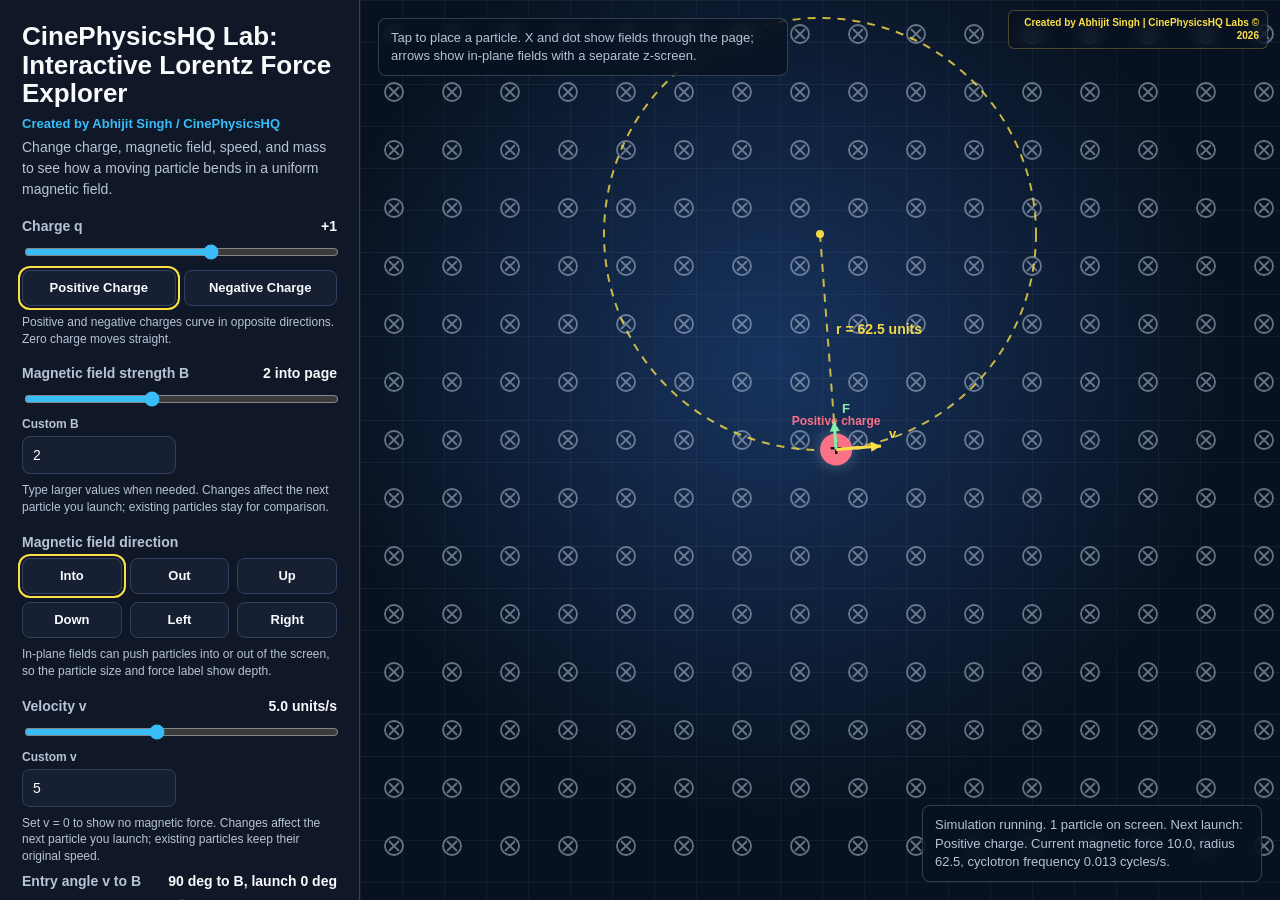
<file: Magnetic lorentz-force/index.html>
<!DOCTYPE html>
<html lang="en">
<head>
  <!-- Google tag (gtag.js) -->
<script async src="https://www.googletagmanager.com/gtag/js?id=G-R41EJ3144X"></script>
<script>
  window.dataLayer = window.dataLayer || [];
  function gtag(){dataLayer.push(arguments);}
  gtag('js', new Date());

  gtag('config', 'G-R41EJ3144X');
</script>
  
  <meta charset="UTF-8">
  <meta name="viewport" content="width=device-width, initial-scale=1.0">
  <title>CinePhysicsHQ Lab: Interactive Lorentz Force Explorer</title>
  <style>
    :root {
      color-scheme: dark;
      --bg: #08111f;
      --panel: #101827;
      --panel-soft: #172033;
      --line: #31415f;
      --text: #f8fafc;
      --muted: #b7c3d7;
      --cyan: #38bdf8;
      --green: #86efac;
      --yellow: #fde047;
      --red: #fb7185;
      --blue: #60a5fa;
      --white: #f8fafc;
    }

    body.high-contrast {
      --bg: #000;
      --panel: #050505;
      --panel-soft: #111;
      --line: #f8fafc;
      --text: #fff;
      --muted: #f1f5f9;
      --cyan: #67e8f9;
      --green: #bbf7d0;
      --yellow: #fef08a;
    }

    * {
      box-sizing: border-box;
    }

    body {
      margin: 0;
      min-height: 100vh;
      display: grid;
      grid-template-columns: minmax(300px, 360px) 1fr;
      overflow: hidden;
      background: var(--bg);
      color: var(--text);
      font-family: Arial, Helvetica, sans-serif;
    }

    #panel {
      display: flex;
      flex-direction: column;
      gap: 18px;
      height: 100vh;
      overflow-y: auto;
      padding: 22px;
      background: var(--panel);
      border-right: 1px solid var(--line);
    }

    .title {
      margin: 0;
      color: var(--text);
      font-size: 26px;
      line-height: 1.1;
    }

    .subtitle {
      margin: 6px 0 0;
      color: var(--muted);
      font-size: 14px;
      line-height: 1.5;
    }

    .credit {
      margin: 8px 0 0;
      color: var(--cyan);
      font-size: 13px;
      font-weight: 700;
    }

    .control {
      display: grid;
      gap: 8px;
    }

    label {
      display: flex;
      justify-content: space-between;
      gap: 14px;
      color: var(--muted);
      font-size: 14px;
      font-weight: 700;
    }

    output {
      color: var(--text);
      font-variant-numeric: tabular-nums;
    }

    input[type="range"] {
      width: 100%;
      accent-color: var(--cyan);
    }

    input[type="number"] {
      width: 100%;
      min-height: 38px;
      border: 1px solid var(--line);
      border-radius: 8px;
      background: var(--panel-soft);
      color: var(--text);
      padding: 8px 10px;
      font-size: 14px;
    }

    select {
      width: 100%;
      min-height: 40px;
      border: 1px solid var(--line);
      border-radius: 8px;
      background: var(--panel-soft);
      color: var(--text);
      padding: 8px 10px;
      font-size: 14px;
    }

    .hint {
      color: var(--muted);
      font-size: 12px;
      line-height: 1.4;
    }

    .button-row {
      display: grid;
      grid-template-columns: 1fr 1fr;
      gap: 10px;
    }

    .button-row.three {
      grid-template-columns: 1fr 1fr 1fr;
    }

    .compact-actions {
      display: grid;
      grid-template-columns: 1fr 1fr;
      gap: 8px;
    }

    .number-grid {
      display: grid;
      grid-template-columns: 1fr 1fr;
      gap: 8px;
      align-items: end;
    }

    .number-field {
      display: grid;
      gap: 5px;
    }

    .number-field span {
      color: var(--muted);
      font-size: 12px;
      font-weight: 700;
    }

    .field-grid {
      display: grid;
      grid-template-columns: 1fr 1fr 1fr;
      gap: 8px;
    }

    .entry-grid {
      display: grid;
      grid-template-columns: 1fr 1fr 1fr;
      gap: 8px;
    }

    .field-button,
    .entry-button,
    .quick-button {
      min-height: 36px;
      padding: 8px 6px;
      font-size: 13px;
    }

    button {
      min-height: 42px;
      border: 1px solid transparent;
      border-radius: 8px;
      background: var(--cyan);
      color: #04111d;
      font-size: 15px;
      font-weight: 800;
      cursor: pointer;
    }

    button.secondary {
      background: var(--panel-soft);
      border-color: var(--line);
      color: var(--text);
    }

    button[aria-selected="true"],
    button.active {
      outline: 2px solid var(--yellow);
      outline-offset: 2px;
    }

    .readout,
    .card {
      border: 1px solid var(--line);
      border-radius: 8px;
      background: var(--panel-soft);
      padding: 14px;
    }

    .readout {
      display: grid;
      grid-template-columns: 1fr 1fr;
      gap: 12px;
    }

    .metric span {
      display: block;
      color: var(--muted);
      font-size: 12px;
      margin-bottom: 4px;
    }

    .metric strong {
      font-size: 17px;
      font-variant-numeric: tabular-nums;
    }

    .card h3 {
      margin: 0 0 10px;
      color: var(--cyan);
      font-size: 16px;
    }

    .card p {
      margin: 8px 0;
      color: var(--muted);
      font-size: 14px;
      line-height: 1.45;
    }

    .card ul,
    .card ol {
      margin: 8px 0 0;
      padding-left: 20px;
      color: var(--muted);
      font-size: 14px;
      line-height: 1.45;
    }

    .card li {
      margin: 7px 0;
    }

    .tabs {
      display: grid;
      grid-template-columns: 1fr 1fr;
      gap: 8px;
    }

    .tab-panel {
      display: none;
    }

    .tab-panel.active {
      display: block;
    }

    .check-row {
      display: flex;
      align-items: center;
      gap: 10px;
      color: var(--muted);
      font-size: 14px;
      font-weight: 700;
    }

    .check-row input {
      width: auto;
    }

    .sr-only {
      position: absolute;
      width: 1px;
      height: 1px;
      padding: 0;
      margin: -1px;
      overflow: hidden;
      clip: rect(0, 0, 0, 0);
      white-space: nowrap;
      border: 0;
    }

    .legend {
      display: grid;
      gap: 8px;
      color: var(--muted);
      font-size: 14px;
    }

    .legend-row {
      display: flex;
      align-items: center;
      gap: 8px;
    }

    .swatch {
      width: 14px;
      height: 14px;
      border-radius: 50%;
      background: var(--white);
    }

    .red { background: var(--red); }
    .blue { background: var(--blue); }
    .white { background: var(--white); }
    .yellow { background: var(--yellow); }
    .green { background: var(--green); }

    #stage {
      position: relative;
      min-width: 0;
      background:
        linear-gradient(rgba(148, 163, 184, 0.08) 1px, transparent 1px),
        linear-gradient(90deg, rgba(148, 163, 184, 0.08) 1px, transparent 1px),
        radial-gradient(circle at 45% 40%, #17345f, #08111f 62%);
      background-size: 42px 42px, 42px 42px, cover;
    }

    body.high-contrast #stage {
      background:
        linear-gradient(rgba(255, 255, 255, 0.22) 1px, transparent 1px),
        linear-gradient(90deg, rgba(255, 255, 255, 0.22) 1px, transparent 1px),
        #000;
      background-size: 42px 42px, 42px 42px, cover;
    }

    canvas {
      display: block;
      width: 100%;
      height: 100%;
      cursor: crosshair;
      touch-action: none;
    }

    .badge {
      position: absolute;
      top: 18px;
      left: 18px;
      max-width: min(410px, calc(100% - 36px));
      padding: 10px 12px;
      border: 1px solid rgba(148, 163, 184, 0.3);
      border-radius: 8px;
      background: rgba(8, 17, 31, 0.74);
      color: var(--muted);
      font-size: 13px;
      line-height: 1.4;
      backdrop-filter: blur(8px);
    }

    .status {
      position: absolute;
      right: 18px;
      bottom: 18px;
      max-width: min(340px, calc(100% - 36px));
      padding: 10px 12px;
      border: 1px solid rgba(148, 163, 184, 0.3);
      border-radius: 8px;
      background: rgba(8, 17, 31, 0.74);
      color: var(--muted);
      font-size: 13px;
      line-height: 1.4;
      backdrop-filter: blur(8px);
    }

    .simulation-credit {
      position: absolute;
      right: 12px;
      top: 10px;
      max-width: min(260px, calc(100% - 24px));
      padding: 6px 8px;
      border: 1px solid rgba(253, 224, 71, 0.26);
      border-radius: 6px;
      background: rgba(8, 17, 31, 0.58);
      color: var(--yellow);
      font-size: 10px;
      font-weight: 700;
      line-height: 1.25;
      text-align: right;
      backdrop-filter: blur(8px);
    }

    @media (max-width: 760px) {
      body {
        grid-template-columns: 1fr;
        grid-template-rows: auto 1fr;
        overflow: auto;
      }

      #panel {
        height: auto;
        max-height: none;
        border-right: 0;
        border-bottom: 1px solid var(--line);
      }

      #stage {
        min-height: 55vh;
      }

      .badge {
        top: 8px;
        left: 8px;
        max-width: calc(100% - 16px);
        font-size: 12px;
      }

      .status {
        right: 8px;
        bottom: 8px;
        max-width: calc(100% - 16px);
        font-size: 12px;
      }

      .simulation-credit {
        display: none;
      }
    }
  </style>
</head>
<body>
  <aside id="panel">
    <div>
      <h1 class="title">CinePhysicsHQ Lab: Interactive Lorentz Force Explorer</h1>
      <p class="credit">Created by Abhijit Singh / CinePhysicsHQ</p>
      <p class="subtitle">Change charge, magnetic field, speed, and mass to see how a moving particle bends in a uniform magnetic field.</p>
    </div>

    <div class="control">
      <label for="charge">Charge q <output id="qText"></output></label>
      <input id="charge" type="range" min="-5" max="5" step="1" value="1">
      <div class="compact-actions">
        <button class="secondary quick-button" id="positiveQuick">Positive Charge</button>
        <button class="secondary quick-button" id="negativeQuick">Negative Charge</button>
      </div>
      <div class="hint">Positive and negative charges curve in opposite directions. Zero charge moves straight.</div>
    </div>

    <div class="control">
      <label for="field">Magnetic field strength B <output id="bText"></output></label>
      <input id="field" type="range" min="0" max="5" step="0.5" value="2">
      <div class="number-grid">
        <label class="number-field" for="fieldNumber">
          <span>Custom B</span>
      <input id="fieldNumber" type="number" min="0" step="0.1" value="2">
        </label>
      </div>
      <div class="hint">Type larger values when needed. Changes affect the next particle you launch; existing particles stay for comparison.</div>
    </div>

    <div class="control" aria-label="Magnetic field direction">
      <label>Magnetic field direction</label>
      <div class="field-grid">
        <button class="secondary field-button active" data-field-dir="into">Into</button>
        <button class="secondary field-button" data-field-dir="out">Out</button>
        <button class="secondary field-button" data-field-dir="up">Up</button>
        <button class="secondary field-button" data-field-dir="down">Down</button>
        <button class="secondary field-button" data-field-dir="left">Left</button>
        <button class="secondary field-button" data-field-dir="right">Right</button>
      </div>
      <div class="hint">In-plane fields can push particles into or out of the screen, so the particle size and force label show depth.</div>
    </div>

    <div class="control">
      <label for="speed">Velocity v <output id="vText"></output></label>
      <input id="speed" type="range" min="0" max="12" step="0.5" value="5">
      <div class="number-grid">
        <label class="number-field" for="speedNumber">
          <span>Custom v</span>
          <input id="speedNumber" type="number" min="0" step="0.1" value="5">
        </label>
      </div>
      <div class="hint">Set v = 0 to show no magnetic force. Changes affect the next particle you launch; existing particles keep their original speed.</div>
      <label for="angle">Entry angle v to B <output id="angleText"></output></label>
      <input id="angle" type="range" min="0" max="180" step="5" value="90">
      <div class="hint">This controls the angle the velocity vector makes with the magnetic field at the entrance. Entry direction chooses which side of that angle the particle uses.</div>
    </div>

    <div class="control">
      <label for="mass">Mass m <output id="mText"></output></label>
      <input id="mass" type="range" min="5" max="60" step="1" value="25">
      <div class="hint">More mass makes the same force bend the particle less.</div>
    </div>

    <div class="control">
      <label for="scenario">Simulation setup</label>
      <select id="scenario">
        <option value="orbit">Full magnetic field: circular path</option>
        <option value="entry">Entry from non-magnetic area</option>
      </select>
      <div class="hint">Entry mode shows a particle traveling straight before it enters the magnetic field region.</div>
    </div>

    <div class="control" aria-label="Particle entry direction">
      <label>Particle entry direction</label>
      <div class="entry-grid">
        <button class="secondary entry-button active" data-entry-dir="left">From left</button>
        <button class="secondary entry-button" data-entry-dir="top">From top</button>
        <button class="secondary entry-button" data-entry-dir="bottom">From bottom</button>
      </div>
      <div class="hint">Use From left with Up/Down field to show z deflection from an x-axis velocity. Use From top or bottom with Left/Right field to compare the two possible paths at the same v-B angle.</div>
    </div>

    <div class="control" aria-label="Fixed particle simulations">
      <label for="presetSelect">Particle preset</label>
      <select id="presetSelect">
        <option value="positive">Positive charge</option>
        <option value="negative">Negative charge</option>
        <option value="heavyPositive">Heavy positive</option>
        <option value="heavyNegative">Heavy negative</option>
        <option value="fastPositive">Fast positive</option>
        <option value="fastNegative">Fast negative</option>
        <option value="electron">Electron</option>
        <option value="positron">Positron</option>
        <option value="alpha">Alpha particle</option>
        <option value="proton">Proton</option>
        <option value="beta">Beta particle</option>
        <option value="custom">Custom</option>
      </select>
      <div class="hint">Choose a preset or adjust the sliders for a custom particle.</div>
    </div>

    <div class="button-row">
      <button id="toggle">Pause</button>
      <button id="stop" class="secondary">Stop</button>
      <button id="reset" class="secondary">Reset</button>
      <button id="clear" class="secondary">Clear All</button>
    </div>

    <div class="button-row">
      <button id="exportPng" class="secondary">Export Graph PNG</button>
      <button id="exportCsv" class="secondary">Export Data CSV</button>
    </div>

    <div class="card">
      <h3>Accessibility</h3>
      <label class="check-row" for="measureToggle">
        <input id="measureToggle" type="checkbox" checked>
        Show radius measurement
      </label>
      <label class="check-row" for="motionToggle">
        <input id="motionToggle" type="checkbox">
        Reduce motion
      </label>
      <label class="check-row" for="contrastToggle">
        <input id="contrastToggle" type="checkbox">
        High contrast
      </label>
      <p>Keyboard: Space pauses or resumes, R resets, C clears all particles, and S advances one frame while paused.</p>
    </div>

    <section class="readout" aria-label="Simulation readouts">
      <div class="metric"><span>Force |qvB|</span><strong id="forceText">0</strong></div>
      <div class="metric"><span>Radius mv/|qB|</span><strong id="radiusText">0</strong></div>
      <div class="metric"><span>Cyclotron frequency</span><strong id="frequencyText">0</strong></div>
      <div class="metric"><span>Radius on screen</span><strong id="screenRadiusText">0</strong></div>
      <div class="metric"><span>Direction</span><strong id="directionText">Straight</strong></div>
      <div class="metric"><span>Field view</span><strong id="fieldText">Into page</strong></div>
    </section>

    <div class="tabs" role="tablist" aria-label="Learning sections">
      <button class="secondary active" id="tabObjectives" role="tab" aria-selected="true" aria-controls="objectivesPanel">Objectives</button>
      <button class="secondary" id="tabTheory" role="tab" aria-selected="false" aria-controls="theoryPanel">Theory</button>
      <button class="secondary" id="tabChallenge" role="tab" aria-selected="false" aria-controls="challengePanel">Challenges</button>
      <button class="secondary" id="tabTeacher" role="tab" aria-selected="false" aria-controls="teacherPanel">Teacher</button>
      <button class="secondary" id="tabReferences" role="tab" aria-selected="false" aria-controls="referencesPanel">References</button>
    </div>

    <section class="card tab-panel active" id="objectivesPanel" role="tabpanel" aria-labelledby="tabObjectives">
      <h3>Learning Objectives</h3>
      <ul>
        <li>Predict how charge sign changes the direction of magnetic deflection.</li>
        <li>Explain why magnetic force changes direction but not speed.</li>
        <li>Use F = |q|vB, r = mv / |qB|, and f = |qB| / 2πm to connect numbers with motion.</li>
        <li>Compare simulated motion with the right-hand rule.</li>
      </ul>
    </section>

    <section class="card tab-panel" id="theoryPanel" role="tabpanel" aria-labelledby="tabTheory">
      <h3>Theory</h3>
      <p>A moving charged particle in a magnetic field experiences the Lorentz magnetic force, F = q(v x B). In this lab the velocity is drawn in the screen plane and the magnetic field points into or out of the screen.</p>
      <p>Because the force is perpendicular to velocity, it acts as a centripetal force. That gives circular motion when q and B are nonzero: r = mv / |qB|.</p>
      <p>The angular speed is omega = qB / m, and the cyclotron frequency shown here is f = |qB| / 2πm.</p>
    </section>

    <section class="card tab-panel" id="challengePanel" role="tabpanel" aria-labelledby="tabChallenge">
      <h3>Student Challenge Questions</h3>
      <ol>
        <li>Set q = +1 and B = +2. Which way does the particle bend? Now change q to -1. What reverses?</li>
        <li>Keep q and B fixed. Double the mass. What happens to the measured radius?</li>
        <li>Increase velocity from 4 to 8. Does force increase, radius increase, or both?</li>
        <li>Find two different settings that produce the same radius. Record your values.</li>
        <li>Set q = 0. Explain why the magnetic field symbols are still visible but the path is straight.</li>
      </ol>
    </section>

    <section class="card tab-panel" id="teacherPanel" role="tabpanel" aria-labelledby="tabTeacher">
      <h3>Teacher Worksheet</h3>
      <ol>
        <li>Warm-up: Ask students to predict the path before pressing Reset.</li>
        <li>Guided test: q = +2, B = +2, v = 6, m = 24. Students calculate F, r, and f, then compare with readouts.</li>
        <li>Concept check: Ask why magnetic force cannot increase the particle speed in this setup.</li>
        <li>Extension: Ask students to export the CSV trail data and plot x versus y in a spreadsheet.</li>
        <li>Exit ticket: One sentence explaining how mass affects curvature.</li>
      </ol>
    </section>

    <section class="card tab-panel" id="referencesPanel" role="tabpanel" aria-labelledby="tabReferences">
      <h3>Citations and References</h3>
      <ul>
        <li>OpenStax University Physics Volume 2, Magnetic Forces and Fields.</li>
        <li>HyperPhysics, Georgia State University, Magnetic Force on a Moving Charge.</li>
        <li>The Physics Classroom, Circular Motion and Magnetism teaching resources.</li>
      </ul>
    </section>

    <section class="card">
      <h3>What to Notice</h3>
      <p>The force is always at right angles to the velocity, so the particle turns instead of speeding up.</p>
      <p>When q or B is zero, there is no magnetic force and the trail becomes a straight line.</p>
    </section>

    <section class="card">
      <h3>Legend</h3>
      <div class="legend">
        <div class="legend-row"><span class="swatch red"></span>Positive charge</div>
        <div class="legend-row"><span class="swatch blue"></span>Negative charge</div>
        <div class="legend-row"><span class="swatch white"></span>Neutral particle</div>
        <div class="legend-row"><span class="swatch yellow"></span>Velocity vector</div>
        <div class="legend-row"><span class="swatch green"></span>Magnetic force vector</div>
      </div>
    </section>
  </aside>

  <main id="stage">
    <div class="badge">Tap to place a particle. X and dot show fields through the page; arrows show in-plane fields with a separate z-screen.</div>
    <div class="simulation-credit">Created by Abhijit Singh | CinePhysicsHQ Labs © 2026</div>
    <div class="status" id="statusText" aria-live="polite">Simulation running. Radius measurement is visible.</div>
    <canvas id="canvas" role="img" aria-label="Animated Lorentz force simulation showing a charged particle, velocity vector, force vector, magnetic field symbols, and radius measurement."></canvas>
  </main>

  <script>
    const canvas = document.getElementById("canvas");
    const ctx = canvas.getContext("2d");
    const stage = document.getElementById("stage");

    const charge = document.getElementById("charge");
    const field = document.getElementById("field");
    const fieldNumber = document.getElementById("fieldNumber");
    const speed = document.getElementById("speed");
    const speedNumber = document.getElementById("speedNumber");
    const mass = document.getElementById("mass");
    const angle = document.getElementById("angle");
    const scenario = document.getElementById("scenario");
    const presetSelect = document.getElementById("presetSelect");
    const positiveQuick = document.getElementById("positiveQuick");
    const negativeQuick = document.getElementById("negativeQuick");
    const toggleButton = document.getElementById("toggle");
    const stopButton = document.getElementById("stop");
    const resetButton = document.getElementById("reset");
    const clearButton = document.getElementById("clear");
    const exportPngButton = document.getElementById("exportPng");
    const exportCsvButton = document.getElementById("exportCsv");
    const measureToggle = document.getElementById("measureToggle");
    const motionToggle = document.getElementById("motionToggle");
    const contrastToggle = document.getElementById("contrastToggle");

    const qText = document.getElementById("qText");
    const bText = document.getElementById("bText");
    const vText = document.getElementById("vText");
    const mText = document.getElementById("mText");
    const angleText = document.getElementById("angleText");
    const forceText = document.getElementById("forceText");
    const radiusText = document.getElementById("radiusText");
    const frequencyText = document.getElementById("frequencyText");
    const screenRadiusText = document.getElementById("screenRadiusText");
    const directionText = document.getElementById("directionText");
    const fieldText = document.getElementById("fieldText");
    const statusText = document.getElementById("statusText");

    const state = {
      particle: null,
      particles: [],
      center: null,
      trail: [],
      running: true,
      lastTime: 0,
      timeScale: 1,
      pixelsPerUnit: 4,
      sampleIndex: 0,
      lastStatusUpdate: 0,
      lastStatusText: "",
      activePreset: "positive",
      fieldDirection: "into",
      entryDirection: "left",
      maxTrail: 900
    };

    const presets = {
      positive: { q: 1, m: 25, b: 2, v: 5, label: "Positive charge" },
      negative: { q: -1, m: 25, b: 2, v: 5, label: "Negative charge" },
      heavyPositive: { q: 1, m: 60, b: 2, v: 5, label: "Heavy positive" },
      heavyNegative: { q: -1, m: 60, b: 2, v: 5, label: "Heavy negative" },
      fastPositive: { q: 1, m: 25, b: 2, v: 10, label: "Fast positive" },
      fastNegative: { q: -1, m: 25, b: 2, v: 10, label: "Fast negative" },
      electron: { q: -1, m: 5, b: 2, v: 5, label: "Electron" },
      proton: { q: 1, m: 35, b: 2, v: 5, label: "Proton" },
      alpha: { q: 2, m: 60, b: 2, v: 5, label: "Alpha particle" },
      beta: { q: -1, m: 5, b: 2, v: 7, label: "Beta particle" },
      positron: { q: 1, m: 5, b: 2, v: 5, label: "Positron" }
    };

    function resize() {
      const rect = stage.getBoundingClientRect();
      const ratio = window.devicePixelRatio || 1;
      canvas.width = Math.max(1, Math.floor(rect.width * ratio));
      canvas.height = Math.max(1, Math.floor(rect.height * ratio));
      ctx.setTransform(ratio, 0, 0, ratio, 0, 0);
    }

    function width() {
      return canvas.width / (window.devicePixelRatio || 1);
    }

    function height() {
      return canvas.height / (window.devicePixelRatio || 1);
    }

    function fieldBoundaryX() {
      return width() * 0.32;
    }

    function fieldBoundaryY() {
      return height() * 0.22;
    }

    function magneticRegion() {
      if (!isEntryMode()) {
        return { x: 0, y: 0, width: width(), height: height() };
      }
      if (state.entryDirection === "top" || state.entryDirection === "bottom") {
        const top = height() * 0.18;
        const bottom = height() * 0.86;
        return { x: 0, y: top, width: width(), height: bottom - top };
      }
      const left = fieldBoundaryX();
      const right = Math.max(left + 120, width() - 24);
      return { x: left, y: 0, width: right - left, height: height() };
    }

    function isEntryMode() {
      return scenario.value === "entry";
    }

    function inMagneticRegion(particle) {
      if (!isEntryMode()) return true;
      const region = magneticRegion();
      return particle.x >= region.x &&
        particle.x <= region.x + region.width &&
        particle.y >= region.y &&
        particle.y <= region.y + region.height;
    }

    function fieldLabel() {
      const labels = {
        into: "Into page",
        out: "Out of page",
        up: "Up",
        down: "Down",
        left: "Left",
        right: "Right"
      };
      return labels[state.fieldDirection] || "Into page";
    }

    function fieldVector(direction, strength) {
      if (direction === "out") return { x: 0, y: 0, z: -strength };
      if (direction === "up") return { x: 0, y: -strength, z: 0 };
      if (direction === "down") return { x: 0, y: strength, z: 0 };
      if (direction === "left") return { x: -strength, y: 0, z: 0 };
      if (direction === "right") return { x: strength, y: 0, z: 0 };
      return { x: 0, y: 0, z: strength };
    }

    function fieldVectorForParticle(particle) {
      if (!inMagneticRegion(particle)) return { x: 0, y: 0, z: 0 };
      return fieldVector(particle.fieldDirection, particle.b);
    }

    function fieldStrengthFor({ b }) {
      return Math.abs(b);
    }

    function cross(a, b) {
      return {
        x: a.y * b.z - a.z * b.y,
        y: a.z * b.x - a.x * b.z,
        z: a.x * b.y - a.y * b.x
      };
    }

    function normalizeDegrees(degrees) {
      return ((degrees % 360) + 360) % 360;
    }

    function entryDirectionMatches(degrees, entryDirection) {
      const radians = degrees * Math.PI / 180;
      const vx = Math.cos(radians);
      const vy = Math.sin(radians);
      if (entryDirection === "top") return vy > 0.05;
      if (entryDirection === "bottom") return vy < -0.05;
      return vx > 0.05;
    }

    function launchAngleFromField(relativeAngle = Number(angle.value)) {
      if (state.fieldDirection === "into" || state.fieldDirection === "out") {
        return {
          left: 0,
          top: 90,
          bottom: 270
        }[state.entryDirection] ?? 0;
      }

      const B = fieldVector(state.fieldDirection, 1);
      const fieldAngle = Math.atan2(B.y, B.x) * 180 / Math.PI;
      const candidates = [
        normalizeDegrees(fieldAngle + relativeAngle),
        normalizeDegrees(fieldAngle - relativeAngle)
      ];
      return candidates.find((candidate) => entryDirectionMatches(candidate, state.entryDirection)) ?? candidates[0];
    }

    function angleBetweenVelocityAndField(velocity, B) {
      const vMag = Math.hypot(velocity.x, velocity.y, velocity.z || 0);
      const bMag = Math.hypot(B.x, B.y, B.z);
      if (vMag < 0.001 || bMag < 0.001) return 0;
      const dot = velocity.x * B.x + velocity.y * B.y + (velocity.z || 0) * B.z;
      const clamped = Math.max(-1, Math.min(1, dot / (vMag * bMag)));
      return Math.acos(clamped) * 180 / Math.PI;
    }

    function displayScaleFor({ q, b, speed: v, mass: m }) {
      const launchAngle = launchAngleFromField(Number(angle.value)) * Math.PI / 180;
      const velocity = { x: v * Math.cos(launchAngle), y: v * Math.sin(launchAngle), z: 0 };
      const B = fieldVector(state.fieldDirection, b);
      const bMag = Math.hypot(B.x, B.y, B.z);
      const bUnit = bMag < 0.001 ? { x: 0, y: 0, z: 0 } : { x: B.x / bMag, y: B.y / bMag, z: B.z / bMag };
      const speedMag = Math.hypot(velocity.x, velocity.y, velocity.z);
      const vParallel = velocity.x * bUnit.x + velocity.y * bUnit.y + velocity.z * bUnit.z;
      const vPerpendicular = Math.sqrt(Math.max(0, speedMag * speedMag - vParallel * vParallel));
      const radiusUnits = Math.abs(q * bMag) < 0.0001 || vPerpendicular < 0.0001 ? Infinity : (m * vPerpendicular) / Math.abs(q * bMag);
      const region = magneticRegion();
      const usableSize = Math.min(region.width, region.height, width(), height());
      const targetRadiusPixels = Math.max(86, usableSize * 0.24);
      if (!Number.isFinite(radiusUnits)) return 4;

      const perpendicularFraction = speedMag < 0.0001 ? 1 : Math.max(0.08, vPerpendicular / speedMag);
      const referenceRadiusUnits = Math.abs(q * bMag) < 0.0001 ? radiusUnits : (m * 5 * perpendicularFraction) / Math.abs(q * bMag);
      const normalScale = targetRadiusPixels / Math.max(0.001, referenceRadiusUnits);
      const maxVisibleRadius = Math.max(120, usableSize * 0.58);
      const visibleScale = Math.min(normalScale, maxVisibleRadius / radiusUnits);
      return Math.max(0.05, Math.min(90, visibleScale));
    }

    function updateDisplayScale() {
      state.pixelsPerUnit = displayScaleFor(values());
    }

    function resetParticle() {
      state.particles = [];
      let startX = width() * 0.5;
      let startY = height() * 0.5;
      if (isEntryMode()) {
        if (state.entryDirection === "top") {
          startX = width() * 0.5;
          startY = Math.max(24, magneticRegion().y - height() * 0.16);
        } else if (state.entryDirection === "bottom") {
          startX = width() * 0.5;
          startY = Math.min(height() - 24, magneticRegion().y + magneticRegion().height + height() * 0.16);
        } else {
          startX = Math.max(24, magneticRegion().x - width() * 0.18);
          startY = height() * 0.5;
        }
      }
      launchParticleAt(startX, startY, { keepExisting: false, stayPaused: !state.running });
    }

    function createParticle(x, y) {
      const config = values();
      const { q, b, speed: v, mass: m } = config;
      const effectiveB = state.fieldDirection === "into" ? b : state.fieldDirection === "out" ? -b : 0;
      const omega = (q * effectiveB) / m;
      const pixelsPerUnit = displayScaleFor(config);
      const radiusPixels = Math.abs(omega) < 0.0001 ? 0 : (v / Math.abs(omega)) * pixelsPerUnit;
      const launchAngleDegrees = launchAngleFromField(config.angle);
      const launchAngle = launchAngleDegrees * Math.PI / 180;
      const vx = v * Math.cos(launchAngle);
      const vy = v * Math.sin(launchAngle);
      let center = null;
      let startX = x;
      let startY = y;

      if (!isEntryMode() && Math.abs(omega) >= 0.0001) {
        if (x === undefined || y === undefined) {
          center = { x: width() / 2, y: height() / 2 };
          startX = center.x - (vy / omega) * pixelsPerUnit;
          startY = center.y + (vx / omega) * pixelsPerUnit;
        } else {
          center = {
            x: x + (vy / omega) * pixelsPerUnit,
            y: y - (vx / omega) * pixelsPerUnit
          };
        }
      }

      return {
        id: Date.now() + Math.random(),
        label: presets[state.activePreset]?.label || "Custom charge",
        q,
        b,
        mass: m,
        speed: v,
        angle: config.angle,
        launchAngle: launchAngleDegrees,
        pixelsPerUnit,
        x: startX ?? width() * 0.18,
        y: startY ?? height() * 0.52,
        vx,
        vy,
        z: 0,
        vz: 0,
        center,
        fieldDirection: state.fieldDirection,
        entryDirection: state.entryDirection,
        hasEnteredField: false,
        trail: [],
        sampleIndex: 0
      };
    }

    function launchParticleAt(x, y, options = {}) {
      const particle = createParticle(x, y);
      if (!options.keepExisting) {
        state.particles = [];
      }
      state.particles.push(particle);
      while (state.particles.length > 3) {
        state.particles.shift();
      }
      state.particle = particle;
      state.center = particle.center;
      state.trail = particle.trail;
      state.sampleIndex = particle.sampleIndex;
      state.pixelsPerUnit = particle.pixelsPerUnit;
      if (!options.stayPaused) setRunning(true);
      draw();
    }

    function canvasPoint(event) {
      const rect = canvas.getBoundingClientRect();
      return {
        x: event.clientX - rect.left,
        y: event.clientY - rect.top
      };
    }

    function clearTrail() {
      state.particles = [];
      state.particle = null;
      state.center = null;
      state.trail = [];
      state.sampleIndex = 0;
    }

    function customNumberValue(input, fallback) {
      const next = Number(input.value);
      return Number.isFinite(next) ? Math.max(0, next) : fallback;
    }

    function syncRangeToNumber(rangeInput, numberInput) {
      const next = customNumberValue(numberInput, Number(rangeInput.value));
      numberInput.value = String(next);
      const max = Number(rangeInput.max);
      rangeInput.value = String(Math.min(max, next));
    }

    function syncNumberToRange(rangeInput, numberInput) {
      numberInput.value = rangeInput.value;
    }

    function values() {
      return {
        q: Number(charge.value),
        b: customNumberValue(fieldNumber, Number(field.value)),
        speed: customNumberValue(speedNumber, Number(speed.value)),
        mass: Number(mass.value),
        angle: Number(angle.value)
      };
    }

    function derivedValues() {
      const { q, b, speed: v, mass: m, angle: relativeAngle } = values();
      const launchAngle = launchAngleFromField(relativeAngle);
      const theta = launchAngle * Math.PI / 180;
      const velocity = { x: v * Math.cos(theta), y: v * Math.sin(theta), z: 0 };
      const B = fieldVector(state.fieldDirection, b);
      const forceVector = cross(velocity, B);
      const force = Math.abs(q) * Math.hypot(forceVector.x, forceVector.y, forceVector.z);
      const bMag = Math.hypot(B.x, B.y, B.z);
      const bUnit = bMag < 0.001 ? { x: 0, y: 0, z: 0 } : { x: B.x / bMag, y: B.y / bMag, z: B.z / bMag };
      const vParallel = velocity.x * bUnit.x + velocity.y * bUnit.y + velocity.z * bUnit.z;
      const vPerpendicular = Math.sqrt(Math.max(0, v * v - vParallel * vParallel));
      const radius = Math.abs(q * bMag) < 0.001 || vPerpendicular < 0.001 ? Infinity : (m * vPerpendicular) / Math.abs(q * bMag);
      const frequency = Math.abs(q * bMag) < 0.001 ? 0 : Math.abs(q * bMag) / (2 * Math.PI * m);
      const vToB = angleBetweenVelocityAndField(velocity, B);
      return { force, radius, frequency, screenRadius: radius * displayScaleFor(values()), launchAngle, vToB };
    }

    function orbitCenter() {
      const particle = state.particle;
      if (!particle) return null;
      if (particle.fieldDirection !== "into" && particle.fieldDirection !== "out") return null;
      const { q, b, mass: m } = particle;
      const signedB = particle.fieldDirection === "out" ? -b : b;
      const omega = (q * signedB) / m;
      if (isEntryMode()) {
        if (Math.abs(omega) < 0.0001 || !inMagneticRegion(particle)) return null;
        return {
          x: particle.x + (particle.vy / omega) * particle.pixelsPerUnit,
          y: particle.y - (particle.vx / omega) * particle.pixelsPerUnit
        };
      }
      if (Math.abs(omega) < 0.0001) return null;
      return particle.center;
    }

    function updateReadouts() {
      const { q, b, speed: v, mass: m } = values();
      const { force, radius, frequency, screenRadius, launchAngle, vToB } = derivedValues();
      const activeForce = state.particle
        ? Math.abs(state.particle.q) * Math.hypot(...Object.values(cross(
          { x: state.particle.vx, y: state.particle.vy, z: state.particle.vz || 0 },
          fieldVectorForParticle(state.particle)
        )))
        : force;
      const signedB = state.fieldDirection === "out" ? -b : b;
      const turn = q * signedB;

      qText.textContent = q === 0 ? "0 neutral" : q > 0 ? `+${q}` : q;
      bText.textContent = b === 0 ? "0 off" : `${b} ${fieldLabel().toLowerCase()}`;
      vText.textContent = `${v.toFixed(1)} units/s`;
      mText.textContent = `${m} units`;
      angleText.textContent = `${vToB.toFixed(0)} deg to B, launch ${launchAngle.toFixed(0)} deg`;
      angle.disabled = state.fieldDirection === "into" || state.fieldDirection === "out";
      angle.setAttribute("aria-disabled", String(angle.disabled));
      forceText.textContent = activeForce.toFixed(1);
      radiusText.textContent = Number.isFinite(radius) ? radius.toFixed(1) : "infinite";
      frequencyText.textContent = `${frequency.toFixed(3)} cycles/s`;
      screenRadiusText.textContent = state.fieldDirection === "into" || state.fieldDirection === "out" ? (Number.isFinite(screenRadius) ? `${screenRadius.toFixed(0)} px` : "infinite") : "3D z path";
      directionText.textContent = b === 0 ? "Straight" : state.fieldDirection === "into" || state.fieldDirection === "out" ? (turn === 0 ? "Straight" : turn > 0 ? "Counterclockwise" : "Clockwise") : "Into/out of screen";
      fieldText.textContent = b === 0 ? "Off" : fieldLabel();

      const nextStatus = `${state.running ? "Simulation running" : "Simulation paused"}. ${state.particles.length} particle${state.particles.length === 1 ? "" : "s"} on screen. Next launch: ${presets[state.activePreset]?.label || "custom charge"}. Current magnetic force ${activeForce.toFixed(1)}, radius ${Number.isFinite(radius) ? radius.toFixed(1) : "infinite"}, cyclotron frequency ${frequency.toFixed(3)} cycles/s.`;
      const now = Date.now();
      if (nextStatus !== state.lastStatusText && now - state.lastStatusUpdate > 1500) {
        statusText.textContent = nextStatus;
        state.lastStatusText = nextStatus;
        state.lastStatusUpdate = now;
      }
    }

    function stepOneParticle(particle, dt) {
      const inField = inMagneticRegion(particle);
      if (inField) particle.hasEnteredField = true;
      const B = fieldVectorForParticle(particle);
      const bMag = Math.hypot(B.x, B.y, B.z);
      const vx = particle.vx;
      const vy = particle.vy;
      const vz = particle.vz || 0;

      if (bMag < 0.0001 || Math.abs(particle.q) < 0.0001) {
        particle.x += vx * dt * particle.pixelsPerUnit;
        particle.y += vy * dt * particle.pixelsPerUnit;
        particle.z += vz * dt * particle.pixelsPerUnit;
      } else if (Math.abs(B.x) < 0.0001 && Math.abs(B.y) < 0.0001) {
        const omega = (particle.q * B.z) / particle.mass;
        const theta = omega * dt;
        const cos = Math.cos(theta);
        const sin = Math.sin(theta);
        particle.x += ((vx * sin + vy * (1 - cos)) / omega) * particle.pixelsPerUnit;
        particle.y += ((vx * (cos - 1) + vy * sin) / omega) * particle.pixelsPerUnit;
        particle.vx = vx * cos + vy * sin;
        particle.vy = -vx * sin + vy * cos;
        particle.z += vz * dt * particle.pixelsPerUnit;
      } else {
        const axis = { x: B.x / bMag, y: B.y / bMag, z: B.z / bMag };
        const theta = -(particle.q * bMag / particle.mass) * dt;
        const cos = Math.cos(theta);
        const sin = Math.sin(theta);
        const dot = vx * axis.x + vy * axis.y + vz * axis.z;
        const rotated = {
          x: vx * cos + (axis.y * vz - axis.z * vy) * sin + axis.x * dot * (1 - cos),
          y: vy * cos + (axis.z * vx - axis.x * vz) * sin + axis.y * dot * (1 - cos),
          z: vz * cos + (axis.x * vy - axis.y * vx) * sin + axis.z * dot * (1 - cos)
        };

        particle.vx = rotated.x;
        particle.vy = rotated.y;
        particle.vz = rotated.z;
        particle.x += ((vx + particle.vx) / 2) * dt * particle.pixelsPerUnit;
        particle.y += ((vy + particle.vy) / 2) * dt * particle.pixelsPerUnit;
        particle.z += ((vz + particle.vz) / 2) * dt * particle.pixelsPerUnit;
      }

      particle.trail.push({
        sample: particle.sampleIndex,
        x: particle.x,
        y: particle.y,
        z: particle.z,
        vx: particle.vx,
        vy: particle.vy,
        vz: particle.vz,
        inField,
        wrapped: false
      });
      particle.sampleIndex += 1;
      if (particle.trail.length > state.maxTrail) particle.trail.shift();
    }

    function stepPhysics(dt) {
      state.particles.forEach((particle) => stepOneParticle(particle, dt));
      if (state.particle) {
        state.center = state.particle.center;
        state.trail = state.particle.trail;
        state.sampleIndex = state.particle.sampleIndex;
        state.pixelsPerUnit = state.particle.pixelsPerUnit;
      }
    }

    function drawField() {
      const b = values().b;
      if (b === 0) return;

      ctx.save();
      const region = magneticRegion();
      if (isEntryMode()) {
        ctx.fillStyle = "rgba(56, 189, 248, 0.08)";
        ctx.fillRect(region.x, region.y, region.width, region.height);
        ctx.strokeStyle = "rgba(253, 224, 71, 0.8)";
        ctx.lineWidth = 3;
        ctx.setLineDash([10, 8]);
        ctx.strokeRect(region.x, region.y, region.width, region.height);
        ctx.beginPath();
        if (state.entryDirection === "top") {
          ctx.moveTo(region.x, region.y);
          ctx.lineTo(region.x + region.width, region.y);
        } else if (state.entryDirection === "bottom") {
          ctx.moveTo(region.x, region.y + region.height);
          ctx.lineTo(region.x + region.width, region.y + region.height);
        } else {
          ctx.moveTo(region.x, region.y);
          ctx.lineTo(region.x, region.y + region.height);
        }
        ctx.stroke();
        ctx.setLineDash([]);
        ctx.fillStyle = "rgba(253, 224, 71, 0.95)";
        ctx.font = "700 13px Arial";
        ctx.fillText("magnetic field starts here", region.x + 12, Math.min(height() - 24, region.y + region.height - 24));
        ctx.fillText("field ends here", Math.max(region.x + 12, region.x + region.width - 108), Math.max(24, region.y + 22));
      }

      ctx.strokeStyle = "rgba(183, 195, 215, 0.55)";
      ctx.fillStyle = "rgba(183, 195, 215, 0.72)";
      ctx.lineWidth = 1.8;

      for (let x = region.x + 34; x < region.x + region.width; x += 58) {
        for (let y = region.y + 34; y < region.y + region.height; y += 58) {
          ctx.beginPath();
          ctx.arc(x, y, 9, 0, Math.PI * 2);
          ctx.stroke();

          if (state.fieldDirection === "into") {
            ctx.beginPath();
            ctx.moveTo(x - 5, y - 5);
            ctx.lineTo(x + 5, y + 5);
            ctx.moveTo(x + 5, y - 5);
            ctx.lineTo(x - 5, y + 5);
            ctx.stroke();
          } else if (state.fieldDirection === "out") {
            ctx.beginPath();
            ctx.arc(x, y, 3, 0, Math.PI * 2);
            ctx.fill();
          } else {
            const arrow = {
              up: { x: 0, y: -8 },
              down: { x: 0, y: 8 },
              left: { x: -8, y: 0 },
              right: { x: 8, y: 0 }
            }[state.fieldDirection];
            ctx.beginPath();
            ctx.moveTo(x - arrow.x, y - arrow.y);
            ctx.lineTo(x + arrow.x, y + arrow.y);
            ctx.stroke();
            ctx.beginPath();
            ctx.moveTo(x + arrow.x, y + arrow.y);
            ctx.lineTo(x + arrow.x - Math.sign(arrow.x || 1) * 5 - Math.abs(arrow.y) / 2, y + arrow.y - Math.sign(arrow.y || 1) * 5 - Math.abs(arrow.x) / 2);
            ctx.lineTo(x + arrow.x - Math.sign(arrow.x || 1) * 5 + Math.abs(arrow.y) / 2, y + arrow.y - Math.sign(arrow.y || 1) * 5 + Math.abs(arrow.x) / 2);
            ctx.closePath();
            ctx.fill();
          }
        }
      }
      ctx.restore();
    }

    function drawArrow(x, y, vx, vy, color, label) {
      const length = Math.hypot(vx, vy);
      if (length < 0.01) return;

      const ux = vx / length;
      const uy = vy / length;
      const endX = x + vx;
      const endY = y + vy;

      ctx.save();
      ctx.strokeStyle = color;
      ctx.fillStyle = color;
      ctx.lineWidth = 3;
      ctx.beginPath();
      ctx.moveTo(x, y);
      ctx.lineTo(endX, endY);
      ctx.stroke();

      ctx.beginPath();
      ctx.moveTo(endX, endY);
      ctx.lineTo(endX - ux * 10 - uy * 5, endY - uy * 10 + ux * 5);
      ctx.lineTo(endX - ux * 10 + uy * 5, endY - uy * 10 - ux * 5);
      ctx.closePath();
      ctx.fill();

      ctx.font = "700 13px Arial";
      ctx.fillText(label, endX + 8, endY - 8);
      ctx.restore();
    }

    function particleColor(q) {
      if (q > 0) return "#fb7185";
      if (q < 0) return "#60a5fa";
      return "#f8fafc";
    }

    function trailColor(q, alpha) {
      if (q > 0) return `rgba(251, 113, 133, ${alpha})`;
      if (q < 0) return `rgba(96, 165, 250, ${alpha})`;
      return `rgba(248, 250, 252, ${alpha})`;
    }

    function usesDepthView(particle = state.particle) {
      if (!particle) return state.fieldDirection !== "into" && state.fieldDirection !== "out";
      return particle.fieldDirection !== "into" && particle.fieldDirection !== "out";
    }

    function projectPoint(x, y, z, particle = state.particle) {
      if (!usesDepthView(particle)) return { x, y };
      return {
        x: x + (z || 0) * 0.34,
        y: y - (z || 0) * 0.16
      };
    }

    function projectVector(x, y, z, particle = state.particle) {
      if (!usesDepthView(particle)) return { x, y };
      return {
        x: x + (z || 0) * 0.34,
        y: y - (z || 0) * 0.16
      };
    }

    function drawDepthGuide() {
      if (!usesDepthView() || values().b === 0) return;

      const origin = { x: width() - 138, y: Math.max(112, height() - 122) };
      ctx.save();
      ctx.globalAlpha = 0.92;
      ctx.strokeStyle = "rgba(248, 250, 252, 0.62)";
      ctx.fillStyle = "rgba(248, 250, 252, 0.82)";
      ctx.lineWidth = 2;
      drawArrow(origin.x, origin.y, 46, 0, "#fde047", "x");
      drawArrow(origin.x, origin.y, 0, -38, "#60a5fa", "y");
      drawArrow(origin.x, origin.y, 34, -18, "#86efac", "z");
      ctx.fillStyle = "rgba(8, 17, 31, 0.74)";
      ctx.strokeStyle = "rgba(134, 239, 172, 0.55)";
      ctx.strokeRect(origin.x - 14, origin.y - 58, 112, 76);
      ctx.fillStyle = "rgba(134, 239, 172, 0.95)";
      ctx.font = "700 12px Arial";
      ctx.fillText("3D path view", origin.x - 6, origin.y + 34);
      ctx.restore();
    }

    function drawDepthInset() {
      const particle = state.particle;
      if (!particle || !usesDepthView(particle)) return;

      const insetWidth = Math.min(420, Math.max(300, Math.min(width() - 36, width() * 0.36)));
      const insetHeight = Math.min(230, Math.max(190, height() * 0.34));
      const insetX = Math.max(18, width() - insetWidth - 18);
      const insetY = 58;
      const plotX = insetX + 48;
      const plotY = insetY + 34;
      const plotW = insetWidth - 70;
      const plotH = insetHeight - 76;
      const trail = particle.trail.length ? particle.trail : [{ x: particle.x, y: particle.y, z: particle.z, inField: inMagneticRegion(particle) }];
      const horizontalKey = particle.fieldDirection === "left" || particle.fieldDirection === "right" ? "y" : "x";
      const horizontalLabel = horizontalKey === "x" ? "x path" : "y path";
      const hValues = trail.map((point) => point[horizontalKey] || 0).concat([particle[horizontalKey] || 0]);
      const zValues = trail.map((point) => point.z || 0).concat([particle.z || 0]);
      let hMin = Math.min(...hValues);
      let hMax = Math.max(...hValues);
      let zMin = Math.min(...zValues);
      let zMax = Math.max(...zValues);
      if (Math.abs(hMax - hMin) < 1) {
        hMin -= 1;
        hMax += 1;
      }
      if (Math.abs(zMax - zMin) < 1) {
        zMin -= 30;
        zMax += 30;
      }
      const hPad = (hMax - hMin) * 0.08;
      const zPad = (zMax - zMin) * 0.12;
      hMin -= hPad;
      hMax += hPad;
      zMin -= zPad;
      zMax += zPad;
      const zeroY = zMin <= 0 && zMax >= 0 ? plotY + plotH - ((0 - zMin) / (zMax - zMin)) * plotH : plotY + plotH / 2;
      const currentInField = inMagneticRegion(particle);
      const fieldState = currentInField ? "B on" : particle.hasEnteredField ? "B off after exit" : "B off before entry";
      const pointX = (point) => plotX + (((point[horizontalKey] || 0) - hMin) / (hMax - hMin)) * plotW;
      const pointY = (point) => plotY + plotH - (((point.z || 0) - zMin) / (zMax - zMin)) * plotH;

      ctx.save();
      ctx.fillStyle = "rgba(8, 17, 31, 0.86)";
      ctx.strokeStyle = "rgba(134, 239, 172, 0.48)";
      ctx.lineWidth = 1.5;
      ctx.beginPath();
      ctx.rect(insetX, insetY, insetWidth, insetHeight);
      ctx.fill();
      ctx.stroke();

      ctx.fillStyle = "rgba(248, 250, 252, 0.94)";
      ctx.font = "800 13px Arial";
      ctx.fillText("Third dimension path screen", insetX + 12, insetY + 19);
      ctx.fillStyle = currentInField ? "#86efac" : "#fde047";
      ctx.font = "700 12px Arial";
      ctx.fillText(fieldState, insetX + insetWidth - 116, insetY + 19);

      ctx.strokeStyle = "rgba(183, 195, 215, 0.22)";
      ctx.fillStyle = "rgba(183, 195, 215, 0.62)";
      ctx.lineWidth = 1;
      ctx.strokeRect(plotX, plotY, plotW, plotH);
      ctx.beginPath();
      ctx.moveTo(plotX, zeroY);
      ctx.lineTo(plotX + plotW, zeroY);
      ctx.stroke();
      ctx.font = "700 11px Arial";
      ctx.fillText("out", insetX + 12, plotY + 9);
      ctx.fillText("in", insetX + 19, plotY + plotH - 4);
      ctx.fillText("z = 0", plotX + 4, Math.max(plotY + 12, Math.min(plotY + plotH - 4, zeroY - 4)));
      ctx.fillText(horizontalLabel, plotX + plotW - 44, plotY + plotH + 18);

      if (trail.length > 1) {
        for (let i = 1; i < trail.length; i++) {
          const a = trail[i - 1];
          const b = trail[i];
          ctx.strokeStyle = b.inField ? trailColor(particle.q, 0.9) : "rgba(253, 224, 71, 0.72)";
          ctx.lineWidth = b.inField ? 2.2 : 1.6;
          ctx.beginPath();
          ctx.moveTo(pointX(a), pointY(a));
          ctx.lineTo(pointX(b), pointY(b));
          ctx.stroke();
        }
      }

      const currentPoint = { x: particle.x, y: particle.y, z: particle.z };
      const currentX = pointX(currentPoint);
      const currentY = pointY(currentPoint);
      ctx.fillStyle = particleColor(particle.q);
      ctx.strokeStyle = "#f8fafc";
      ctx.lineWidth = 2;
      ctx.beginPath();
      ctx.arc(currentX, currentY, 6, 0, Math.PI * 2);
      ctx.fill();
      ctx.stroke();

      ctx.fillStyle = "rgba(183, 195, 215, 0.86)";
      ctx.font = "700 11px Arial";
      ctx.fillText(`z ${((particle.z || 0) / particle.pixelsPerUnit).toFixed(1)} units`, insetX + 12, insetY + insetHeight - 18);
      ctx.fillText("curved segment = inside B", insetX + 116, insetY + insetHeight - 18);
      ctx.restore();
    }

    function drawTrail(particle) {
      if (particle.trail.length < 2) return;

      ctx.save();
      ctx.lineWidth = 2;
      for (let i = 1; i < particle.trail.length; i++) {
        const a = particle.trail[i - 1];
        const b = particle.trail[i];
        if (a.wrapped || b.wrapped) continue;
        const alpha = (i / particle.trail.length) * 0.75;
        ctx.strokeStyle = trailColor(particle.q, alpha);
        const start = projectPoint(a.x, a.y, a.z, particle);
        const end = projectPoint(b.x, b.y, b.z, particle);
        ctx.beginPath();
        ctx.moveTo(start.x, start.y);
        ctx.lineTo(end.x, end.y);
        ctx.stroke();
      }
      ctx.restore();
    }

    function drawRadiusMeasurement() {
      if (!measureToggle.checked) return;

      const center = orbitCenter();
      if (!center) return;

      const active = state.particle;
      if (!active) return;
      if (active.fieldDirection !== "into" && active.fieldDirection !== "out") return;
      const radius = Math.abs(active.q * active.b) < 0.001 ? Infinity : (active.mass * active.speed) / Math.abs(active.q * active.b);
      const screenRadius = Number.isFinite(radius) ? radius * active.pixelsPerUnit : Infinity;
      if (!Number.isFinite(screenRadius) || screenRadius > Math.max(width(), height()) * 1.8) return;

      const particle = active;
      ctx.save();
      ctx.strokeStyle = "rgba(253, 224, 71, 0.78)";
      ctx.fillStyle = "rgba(253, 224, 71, 0.95)";
      ctx.lineWidth = 2;
      ctx.setLineDash([8, 7]);

      ctx.beginPath();
      ctx.arc(center.x, center.y, screenRadius, 0, Math.PI * 2);
      ctx.stroke();

      ctx.beginPath();
      ctx.moveTo(center.x, center.y);
      ctx.lineTo(particle.x, particle.y);
      ctx.stroke();

      ctx.setLineDash([]);
      ctx.beginPath();
      ctx.arc(center.x, center.y, 4, 0, Math.PI * 2);
      ctx.fill();

      ctx.font = "700 14px Arial";
      ctx.fillText(`r = ${radius.toFixed(1)} units`, (center.x + particle.x) / 2 + 8, (center.y + particle.y) / 2 - 8);
      ctx.restore();
    }

    function drawParticle(particle) {
      const { q, b } = particle;
      const depthScale = Math.max(0.72, Math.min(1.35, 1 + (particle.z || 0) / 420));
      const projected = projectPoint(particle.x, particle.y, particle.z, particle);
      const radius = 16 * depthScale;
      ctx.save();
      ctx.shadowColor = "rgba(255, 255, 255, 0.28)";
      ctx.shadowBlur = 16;
      ctx.beginPath();
      ctx.arc(projected.x, projected.y, radius, 0, Math.PI * 2);
      ctx.fillStyle = particleColor(q);
      ctx.fill();
      ctx.shadowBlur = 0;

      ctx.fillStyle = "#07111f";
      ctx.font = `800 ${Math.max(16, 22 * depthScale)}px Arial`;
      ctx.textAlign = "center";
      ctx.textBaseline = "middle";
      ctx.fillText(q > 0 ? "+" : q < 0 ? "-" : "0", projected.x, projected.y + 1);
      ctx.restore();

      ctx.save();
      ctx.fillStyle = particleColor(q);
      ctx.font = "700 12px Arial";
      ctx.textAlign = "center";
      ctx.fillText(particle.label, projected.x, projected.y - 24);
      ctx.restore();

      const projectedVelocity = projectVector(particle.vx * 9, particle.vy * 9, (particle.vz || 0) * 9, particle);
      drawArrow(projected.x, projected.y, projectedVelocity.x, projectedVelocity.y, "#fde047", "v");
      const activeField = fieldVectorForParticle(particle);
      const force = cross({ x: particle.vx, y: particle.vy, z: particle.vz || 0 }, activeField);
      const projectedForce = projectVector(q * force.x * 2.8, q * force.y * 2.8, q * force.z * 2.8, particle);
      drawArrow(projected.x, projected.y, projectedForce.x, projectedForce.y, "#86efac", "F");
      if (isEntryMode() && particle.hasEnteredField && Math.hypot(activeField.x, activeField.y, activeField.z) < 0.001) {
        ctx.save();
        ctx.fillStyle = "#fde047";
        ctx.font = "700 12px Arial";
        ctx.textAlign = "center";
        ctx.fillText("F_B = 0, continues with previous velocity", projected.x, projected.y + radius + 18);
        ctx.restore();
      }
      if (Math.abs(force.z) > Math.max(Math.abs(force.x), Math.abs(force.y), 0.2)) {
        ctx.save();
        ctx.fillStyle = "#86efac";
        ctx.font = "700 12px Arial";
        ctx.textAlign = "center";
        ctx.fillText(q * force.z > 0 ? "F into screen" : "F out of screen", projected.x, projected.y + radius + 18);
        ctx.restore();
      }
    }

    function drawParticles() {
      state.particles.forEach((particle) => drawTrail(particle));
      state.particles.forEach((particle) => drawParticle(particle));
    }

    function draw() {
      ctx.clearRect(0, 0, width(), height());
      drawField();
      drawDepthGuide();
      drawRadiusMeasurement();
      drawParticles();
      drawDepthInset();
      updateReadouts();
    }

    function animate(time) {
      const elapsed = Math.min(0.032, ((time - state.lastTime) || 16) / 1000);
      state.lastTime = time;

      if (state.running) {
        stepPhysics(elapsed * state.timeScale);
      }
      draw();
      requestAnimationFrame(animate);
    }

    function downloadFile(name, type, content) {
      const blob = new Blob([content], { type });
      const url = URL.createObjectURL(blob);
      const link = document.createElement("a");
      link.href = url;
      link.download = name;
      document.body.appendChild(link);
      link.click();
      link.remove();
      URL.revokeObjectURL(url);
    }

    function exportCsv() {
      const header = [
        "particle",
        "label",
        "sample",
        "x_pixels",
        "y_pixels",
        "z_depth_pixels",
        "vx",
        "vy",
        "vz",
        "charge_q",
        "magnetic_field_B",
        "magnetic_field_direction",
        "in_magnetic_region",
        "speed_v",
        "mass_m",
        "entry_angle_v_to_B_degrees",
        "launch_direction_degrees",
        "force",
        "radius",
        "cyclotron_frequency"
      ];
      const rows = state.particles.flatMap((particle, index) => {
        return particle.trail.map((point) => [
          index + 1,
          particle.label,
          point.sample,
          point.x.toFixed(3),
          point.y.toFixed(3),
          (point.z || 0).toFixed(3),
          point.vx.toFixed(3),
          point.vy.toFixed(3),
          (point.vz || 0).toFixed(3),
          particle.q,
          particle.b,
          particle.fieldDirection,
          point.inField ? "yes" : "no",
          particle.speed,
          particle.mass,
          particle.angle,
          particle.launchAngle,
          (() => {
            const B = point.inField ? fieldVector(particle.fieldDirection, particle.b) : { x: 0, y: 0, z: 0 };
            const forceVector = cross({ x: point.vx, y: point.vy, z: point.vz || 0 }, B);
            return (Math.abs(particle.q) * Math.hypot(forceVector.x, forceVector.y, forceVector.z)).toFixed(3);
          })(),
          (() => {
            const B = point.inField ? fieldVector(particle.fieldDirection, particle.b) : { x: 0, y: 0, z: 0 };
            const bMag = Math.hypot(B.x, B.y, B.z);
            const bUnit = bMag < 0.001 ? { x: 0, y: 0, z: 0 } : { x: B.x / bMag, y: B.y / bMag, z: B.z / bMag };
            const pointSpeed = Math.hypot(point.vx, point.vy, point.vz || 0);
            const vParallel = point.vx * bUnit.x + point.vy * bUnit.y + (point.vz || 0) * bUnit.z;
            const vPerpendicular = Math.sqrt(Math.max(0, pointSpeed * pointSpeed - vParallel * vParallel));
            const radius = Math.abs(particle.q * bMag) < 0.001 || vPerpendicular < 0.001 ? Infinity : (particle.mass * vPerpendicular) / Math.abs(particle.q * bMag);
            return Number.isFinite(radius) ? radius.toFixed(3) : "infinite";
          })(),
          (() => {
            const B = point.inField ? fieldVector(particle.fieldDirection, particle.b) : { x: 0, y: 0, z: 0 };
            const bMag = Math.hypot(B.x, B.y, B.z);
            const frequency = Math.abs(particle.q * bMag) < 0.001 ? 0 : Math.abs(particle.q * bMag) / (2 * Math.PI * particle.mass);
            return frequency.toFixed(6);
          })()
        ]);
      });
      downloadFile("cinephysicshq-lorentz-trail.csv", "text/csv", [header, ...rows].map((row) => row.join(",")).join("\n"));
    }

    function exportPng() {
      draw();
      const link = document.createElement("a");
      link.href = canvas.toDataURL("image/png");
      link.download = "cinephysicshq-lorentz-graph.png";
      document.body.appendChild(link);
      link.click();
      link.remove();
    }

    function setRunning(nextRunning) {
      state.running = nextRunning;
      toggleButton.textContent = state.running ? "Pause" : "Resume";
      updateReadouts();
    }

    function markPreset(name) {
      state.activePreset = name;
      if (presetSelect) presetSelect.value = name;
      positiveQuick.classList.toggle("active", name === "positive");
      negativeQuick.classList.toggle("active", name === "negative");
      positiveQuick.setAttribute("aria-pressed", String(name === "positive"));
      negativeQuick.setAttribute("aria-pressed", String(name === "negative"));
    }

    function setChargeSign(sign) {
      const magnitude = Math.max(1, Math.abs(Number(charge.value)));
      charge.value = String(sign * magnitude);
      markPreset(sign > 0 ? "positive" : "negative");
      updateReadouts();
      draw();
    }

    function markFieldDirection(direction) {
      state.fieldDirection = direction;
      state.particles = [];
      state.particle = null;
      state.trail = [];
      document.querySelectorAll(".field-button").forEach((button) => {
        const active = button.dataset.fieldDir === direction;
        button.classList.toggle("active", active);
        button.setAttribute("aria-pressed", String(active));
      });
      resetParticle();
      updateReadouts();
      draw();
    }

    function markEntryDirection(direction) {
      state.entryDirection = direction;
      document.querySelectorAll(".entry-button").forEach((button) => {
        const active = button.dataset.entryDir === direction;
        button.classList.toggle("active", active);
        button.setAttribute("aria-pressed", String(active));
      });
      resetParticle();
      updateReadouts();
      draw();
    }

    function switchTab(button) {
      const targetId = button.getAttribute("aria-controls");
      document.querySelectorAll("[role='tab']").forEach((tabButton) => {
        const selected = tabButton === button;
        tabButton.classList.toggle("active", selected);
        tabButton.setAttribute("aria-selected", String(selected));
      });
      document.querySelectorAll(".tab-panel").forEach((panel) => {
        panel.classList.toggle("active", panel.id === targetId);
      });
    }

    function applyPreset(name) {
      if (name === "custom") {
        markPreset("custom");
        updateReadouts();
        draw();
        return;
      }
      if (!presets[name]) return;
      const selected = presets[name];
      charge.value = selected.q;
      mass.value = selected.m;
      field.value = selected.b;
      fieldNumber.value = selected.b;
      speed.value = selected.v;
      speedNumber.value = selected.v;
      markPreset(name);
      updateReadouts();
      draw();
    }

    [charge, field, speed, mass, angle].forEach((input) => {
      input.addEventListener("input", () => {
        if (input === field) syncNumberToRange(field, fieldNumber);
        if (input === speed) syncNumberToRange(speed, speedNumber);
        if (input !== angle) {
          markPreset("custom");
        }
        updateReadouts();
        draw();
      });
    });

    [fieldNumber, speedNumber].forEach((input) => {
      input.addEventListener("input", () => {
        if (input === fieldNumber) syncRangeToNumber(field, fieldNumber);
        if (input === speedNumber) syncRangeToNumber(speed, speedNumber);
        markPreset("custom");
        updateReadouts();
        draw();
      });
    });

    scenario.addEventListener("change", () => {
      resetParticle();
      draw();
    });

    presetSelect.addEventListener("change", () => {
      applyPreset(presetSelect.value);
    });

    positiveQuick.addEventListener("click", () => {
      setChargeSign(1);
    });

    negativeQuick.addEventListener("click", () => {
      setChargeSign(-1);
    });

    document.querySelectorAll(".field-button").forEach((button) => {
      button.addEventListener("click", () => {
        markFieldDirection(button.dataset.fieldDir);
      });
    });

    document.querySelectorAll(".entry-button").forEach((button) => {
      button.addEventListener("click", () => {
        markEntryDirection(button.dataset.entryDir);
      });
    });

    toggleButton.addEventListener("click", () => {
      setRunning(!state.running);
    });

    stopButton.addEventListener("click", () => {
      setRunning(false);
    });

    resetButton.addEventListener("click", () => {
      resetParticle();
      draw();
    });

    clearButton.addEventListener("click", () => {
      clearTrail();
      draw();
    });

    canvas.addEventListener("pointerdown", (event) => {
      const point = canvasPoint(event);
      launchParticleAt(point.x, point.y, { keepExisting: true });
    });

    exportPngButton.addEventListener("click", exportPng);
    exportCsvButton.addEventListener("click", exportCsv);

    measureToggle.addEventListener("change", draw);
    motionToggle.addEventListener("change", () => {
      if (motionToggle.checked) {
        setRunning(false);
      }
    });
    contrastToggle.addEventListener("change", () => {
      document.body.classList.toggle("high-contrast", contrastToggle.checked);
      draw();
    });

    document.querySelectorAll("[role='tab']").forEach((button) => {
      button.addEventListener("click", () => switchTab(button));
    });

    document.addEventListener("keydown", (event) => {
      if (event.target.matches("input, button")) return;
      const key = event.key.toLowerCase();
      if (event.code === "Space") {
        event.preventDefault();
        setRunning(!state.running);
      } else if (key === "r") {
        resetParticle();
        draw();
      } else if (key === "c") {
        clearTrail();
        draw();
      } else if (key === "s") {
        setRunning(false);
        stepPhysics(1 / 30);
        draw();
      }
    });

    window.addEventListener("resize", () => {
      resize();
      resetParticle();
      draw();
    });

    resize();
    markPreset("positive");
    resetParticle();
    updateReadouts();
    requestAnimationFrame(animate);
  </script>
</body>
</html>
</file>
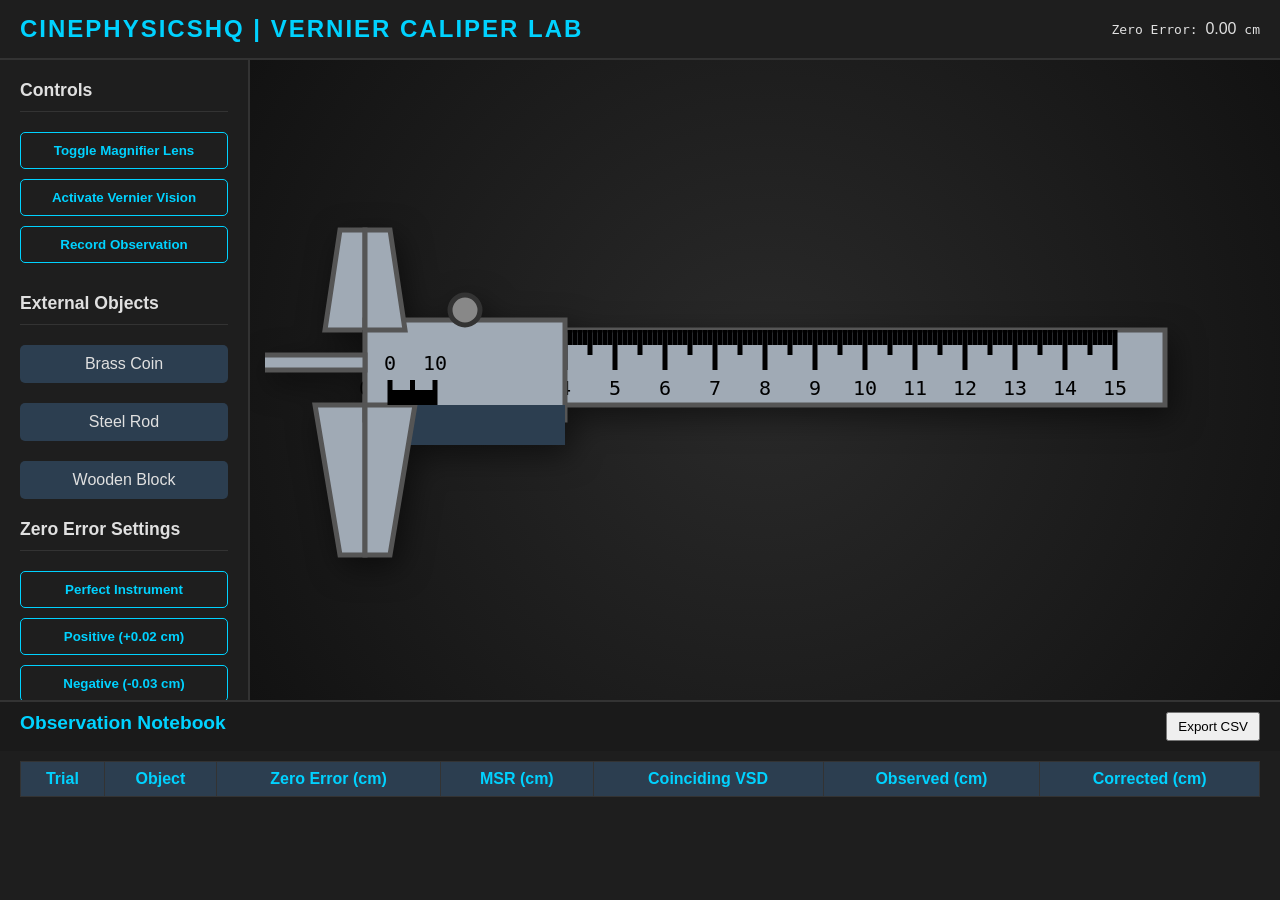
<file: vernier_caliper_lab/index.html>
<!DOCTYPE html>
<html lang="en">
<head>
    <meta charset="UTF-8">
    <meta name="viewport" content="width=device-width, initial-scale=1.0">
    <title>CinePhysicsHQ - Vernier Caliper Virtual Laboratory</title>
    <style>
        /* --- CSS Variables & Theming --- */
        :root {
            --bg-color: #121212;
            --panel-bg: #1e1e1e;
            --text-color: #e0e0e0;
            --accent-color: #00d2ff;
            --caliper-metal: #a0aab5;
            --caliper-dark: #2c3e50;
            --scale-mark: #000000;
            --highlight-glow: rgba(0, 210, 255, 0.8);
            --border-color: #333;
        }

        * {
            box-sizing: border-box;
            margin: 0;
            padding: 0;
            font-family: 'Segoe UI', Tahoma, Geneva, Verdana, sans-serif;
            user-select: none;
        }

        body {
            background-color: var(--bg-color);
            color: var(--text-color);
            display: flex;
            flex-direction: column;
            height: 100vh;
            overflow: hidden;
        }

        /* --- Layout --- */
        header {
            background-color: var(--panel-bg);
            padding: 15px 20px;
            border-bottom: 2px solid var(--border-color);
            display: flex;
            justify-content: space-between;
            align-items: center;
        }

        h1 {
            font-size: 1.5rem;
            color: var(--accent-color);
            text-transform: uppercase;
            letter-spacing: 2px;
        }

        .main-container {
            display: flex;
            flex: 1;
            overflow: hidden;
        }

        /* --- Object Tray Sidebar --- */
        .sidebar {
            width: 250px;
            background-color: var(--panel-bg);
            border-right: 2px solid var(--border-color);
            padding: 20px;
            display: flex;
            flex-direction: column;
            gap: 20px;
            overflow-y: auto;
        }

        .sidebar h2 { font-size: 1.1rem; border-bottom: 1px solid var(--border-color); padding-bottom: 10px;}

        .object-item {
            background-color: var(--caliper-dark);
            padding: 10px;
            border-radius: 5px;
            text-align: center;
            cursor: pointer;
            transition: background 0.2s, transform 0.1s;
        }

        .object-item:hover { background-color: #3a5068; transform: translateY(-2px); }
        .object-item.active { border: 2px solid var(--accent-color); }

        .controls button {
            width: 100%;
            padding: 10px;
            margin-bottom: 10px;
            background-color: transparent;
            color: var(--accent-color);
            border: 1px solid var(--accent-color);
            border-radius: 5px;
            cursor: pointer;
            font-weight: bold;
            transition: all 0.2s;
        }

        .controls button:hover, .controls button.active {
            background-color: var(--accent-color);
            color: #000;
        }

        /* --- Workbench Area --- */
        .workbench {
            flex: 1;
            position: relative;
            background: radial-gradient(circle at center, #2a2a2a 0%, #121212 100%);
            display: flex;
            justify-content: center;
            align-items: center;
            overflow: hidden;
        }

        #caliper-svg {
            width: 100%;
            max-width: 1000px;
            filter: drop-shadow(5px 10px 15px rgba(0,0,0,0.5));
        }

        /* --- Caliper Elements --- */
        .metal { fill: var(--caliper-metal); stroke: #555; stroke-width: 1; }
        .metal-dark { fill: var(--caliper-dark); }
        .scale-tick { stroke: var(--scale-mark); stroke-width: 1; }
        .scale-text { fill: var(--scale-mark); font-size: 4px; font-family: monospace; }
        
        .movable-jaw-group { cursor: grab; }
        .movable-jaw-group:active { cursor: grabbing; }

        .vernier-vision .coinciding-tick {
            stroke: var(--accent-color);
            stroke-width: 1.5;
            filter: drop-shadow(0 0 3px var(--accent-color));
        }
        
        .vernier-vision .main-scale-layer { opacity: 0.5; }

        /* --- Target Object on Workbench --- */
        #active-object-visual {
            position: absolute;
            background-color: #b87333; /* Copper color for a coin/cylinder */
            border-radius: 50%;
            display: none;
            box-shadow: inset -5px -5px 10px rgba(0,0,0,0.5);
        }

        /* --- Dynamic Magnifier --- */
        #magnifier {
            position: absolute;
            width: 150px;
            height: 150px;
            border: 3px solid var(--accent-color);
            border-radius: 50%;
            background-color: #fff;
            pointer-events: none;
            display: none;
            overflow: hidden;
            box-shadow: 0 0 20px rgba(0, 0, 0, 0.8);
            z-index: 100;
        }

        /* --- Observation Notebook --- */
        .notebook {
            height: 200px;
            background-color: var(--panel-bg);
            border-top: 2px solid var(--border-color);
            display: flex;
            flex-direction: column;
        }

        .notebook-header {
            padding: 10px 20px;
            background-color: #1a1a1a;
            display: flex;
            justify-content: space-between;
        }

        .table-container {
            flex: 1;
            overflow-y: auto;
            padding: 0 20px;
        }

        table {
            width: 100%;
            border-collapse: collapse;
            margin-top: 10px;
        }

        th, td {
            border: 1px solid var(--border-color);
            padding: 8px;
            text-align: center;
        }

        th { background-color: var(--caliper-dark); color: var(--accent-color); }
        
        /* Educational Overlay Panel */
        #edu-panel {
            position: absolute;
            top: 20px;
            right: 20px;
            background: rgba(30, 30, 30, 0.9);
            border: 1px solid var(--accent-color);
            padding: 15px;
            border-radius: 8px;
            font-family: monospace;
            font-size: 1.1rem;
            display: none;
        }

    </style>
</head>
<body>

    <header>
        <h1>CinePhysicsHQ | Vernier Caliper Lab</h1>
        <div style="font-family: monospace;">Zero Error: <span id="ze-display">0.00</span> cm</div>
    </header>

    <div class="main-container">
        <div class="sidebar">
            <h2>Controls</h2>
            <div class="controls">
                <button id="btn-magnifier">Toggle Magnifier Lens</button>
                <button id="btn-vision">Activate Vernier Vision</button>
                <button id="btn-record">Record Observation</button>
            </div>

            <h2>External Objects</h2>
            <div class="object-item" data-size="24.5" data-name="Brass Coin">Brass Coin</div>
            <div class="object-item" data-size="12.3" data-name="Steel Rod">Steel Rod</div>
            <div class="object-item" data-size="45.0" data-name="Wooden Block">Wooden Block</div>
            
            <h2>Zero Error Settings</h2>
            <div class="controls">
                <button onclick="setZeroError(0)">Perfect Instrument</button>
                <button onclick="setZeroError(0.2)">Positive (+0.02 cm)</button>
                <button onclick="setZeroError(-0.3)">Negative (-0.03 cm)</button>
            </div>
        </div>

        <div class="workbench" id="workbench">
            <div id="active-object-visual"></div>
            
            <svg id="caliper-svg" viewBox="-20 -40 200 100" preserveAspectRatio="xMidYMid meet">
                <g id="fixed-part" class="main-scale-layer">
                    <rect x="0" y="0" width="160" height="15" class="metal"/>
                    <path d="M 0,15 L 0,45 L -5,45 L -10,15 Z" class="metal"/>
                    <path d="M 0,0 L 0,-20 L -5,-20 L -8,0 Z" class="metal"/>
                    
                    <g id="main-scale-ticks"></g>
                </g>

                <g id="movable-part" class="movable-jaw-group" transform="translate(0, 0)">
                    <rect x="0" y="-2" width="40" height="20" class="metal" fill="#b0bac5"/>
                    <rect x="0" y="15" width="40" height="8" class="metal-dark"/>
                    
                    <path d="M 0,15 L 0,45 L 5,45 L 10,15 Z" class="metal"/>
                    <path d="M 0,0 L 0,-20 L 5,-20 L 8,0 Z" class="metal"/>
                    <rect x="-160" y="5" width="160" height="3" class="metal" id="depth-rod" />
                    
                    <circle cx="20" cy="-4" r="3" fill="#888" stroke="#333"/>
                    
                    <g id="vernier-scale-ticks" transform="translate(5, 15)"></g>
                </g>
            </svg>

            <div id="magnifier">
                <svg id="mag-svg" viewBox="-20 -40 200 100" preserveAspectRatio="xMidYMid meet" style="width: 1000px; transform-origin: center;">
                    </svg>
            </div>
            
            <div id="edu-panel">
                MSR = <span id="edu-msr">0.0</span> cm<br>
                VSR = <span id="edu-vsr">0</span> × 0.01 cm<br>
                Reading = <span id="edu-total">0.00</span> cm
            </div>
        </div>
    </div>

    <div class="notebook">
        <div class="notebook-header">
            <h2 style="font-size: 1.2rem; color: var(--accent-color);">Observation Notebook</h2>
            <div>
                <button id="btn-export" style="padding: 5px 10px; cursor:pointer;">Export CSV</button>
            </div>
        </div>
        <div class="table-container">
            <table id="obs-table">
                <thead>
                    <tr>
                        <th>Trial</th>
                        <th>Object</th>
                        <th>Zero Error (cm)</th>
                        <th>MSR (cm)</th>
                        <th>Coinciding VSD</th>
                        <th>Observed (cm)</th>
                        <th>Corrected (cm)</th>
                    </tr>
                </thead>
                <tbody id="obs-body">
                    </tbody>
            </table>
        </div>
    </div>

    <script>
        // --- Core Physics & State Variables ---
        // $LC = 1 \text{ MSD} - 1 \text{ VSD}$
        const MSD_MM = 1.0; 
        const VSD_MM = 0.9;
        const LEAST_COUNT_MM = MSD_MM - VSD_MM; // 0.1 mm
        
        let currentJawPosMm = 0; // The actual physical opening in mm
        let zeroErrorMm = 0;
        let activeObjectSizeMm = 0;
        let activeObjectName = "None";
        let trialCount = 0;
        
        // Mode Flags
        let isMagnifierActive = false;
        let isVisionActive = false;

        // DOM Elements
        const movablePart = document.getElementById('movable-part');
        const depthRod = document.getElementById('depth-rod');
        const workbench = document.getElementById('workbench');
        const eduPanel = document.getElementById('edu-panel');
        const activeObjectVisual = document.getElementById('active-object-visual');
        const magContainer = document.getElementById('magnifier');

        // --- Initialization & SVG Drawing ---
        function drawScales() {
            const mainGroup = document.getElementById('main-scale-ticks');
            const vernierGroup = document.getElementById('vernier-scale-ticks');
            
            // Draw Main Scale (0 to 150 mm)
            for(let i = 0; i <= 150; i++) {
                let height = 3;
                if(i % 5 === 0) height = 5;
                if(i % 10 === 0) {
                    height = 8;
                    mainGroup.innerHTML += `<text x="${i}" y="13" class="scale-text" text-anchor="middle">${i/10}</text>`;
                }
                mainGroup.innerHTML += `<line x1="${i}" y1="0" x2="${i}" y2="${height}" class="scale-tick" />`;
            }

            // Draw Vernier Scale (10 divisions over 9 mm)
            for(let i = 0; i <= 10; i++) {
                let x = i * VSD_MM;
                let height = (i === 0 || i === 5 || i === 10) ? -5 : -3;
                let text = (i === 0 || i === 10) ? `<text x="${x}" y="-7" class="scale-text" text-anchor="middle">${i}</text>` : '';
                vernierGroup.innerHTML += `
                    <line id="vsd-${i}" x1="${x}" y1="0" x2="${x}" y2="${height}" class="scale-tick" />
                    ${text}
                `;
            }
        }

        // --- Drag Physics & Logic ---
        let isDragging = false;
        let startClientX = 0;
        let startJawPosMm = 0;

        // Ratio of SVG units (mm) to screen pixels. Calculated dynamically.
        function getSvgToScreenRatio() {
            const svg = document.getElementById('caliper-svg');
            const ctm = svg.getScreenCTM();
            return ctm.a; // Scale factor
        }

        movablePart.addEventListener('mousedown', (e) => {
            isDragging = true;
            startClientX = e.clientX;
            startJawPosMm = currentJawPosMm;
            document.body.style.cursor = 'grabbing';
        });

        window.addEventListener('mousemove', (e) => {
            if (!isDragging) return;
            
            const ratio = getSvgToScreenRatio();
            const deltaPx = e.clientX - startClientX;
            const deltaMm = deltaPx / ratio;
            
            let newPos = startJawPosMm + deltaMm;

            // Physical Constraints
            // Cannot close past the object size, and cannot open past 110mm max
            if (newPos < activeObjectSizeMm) {
                newPos = activeObjectSizeMm; // Contact with object!
                // Subtle visual feedback could go here
            }
            if (newPos > 110) newPos = 110;
            if (newPos < 0) newPos = 0; // Absolute minimum (unless negative zero error allows slightly less, but we handle visual zero error separately)

            currentJawPosMm = newPos;
            updateCaliperVisuals();
        });

        window.addEventListener('mouseup', () => {
            if(isDragging) {
                isDragging = false;
                document.body.style.cursor = 'default';
                updateCaliperVisuals(); // Snap slightly if simulating imperfect reading
            }
        });

        function updateCaliperVisuals() {
            // Apply zero error to the VISUAL position.
            // If jaw is physically at 0, but there's a +0.2mm zero error, the scale reads 0.2mm.
            const displayPos = currentJawPosMm + zeroErrorMm;
            
            movablePart.setAttribute('transform', `translate(${displayPos}, 0)`);
            
            // Adjust depth rod (moves exactly with the jaw)
            depthRod.setAttribute('width', 160 + displayPos);
            
            updateVernierVision();
            syncMagnifier();
        }

        // --- Measurement Logic ($Reading = MSR + VSR$) ---
        function getCalculatedReading() {
            // Simulated visual reading based on position
            const displayPos = currentJawPosMm + zeroErrorMm;
            
            // Main Scale Reading (MSR)
            const msr = Math.floor(displayPos);
            
            // Find coinciding division
            // We find which Vernier mark (i * 0.9) aligns closest to any Main Scale mark
            let bestMatch = 0;
            let minDiff = 999;
            
            for(let i = 0; i <= 10; i++) {
                let vernierMarkAbsolute = displayPos + (i * VSD_MM);
                // Closest main scale mark
                let closestMain = Math.round(vernierMarkAbsolute);
                let diff = Math.abs(vernierMarkAbsolute - closestMain);
                
                if(diff < minDiff) {
                    minDiff = diff;
                    bestMatch = i;
                }
            }
            
            return {
                msr: msr,
                coinciding: bestMatch,
                vsr: bestMatch * LEAST_COUNT_MM,
                observedMm: msr + (bestMatch * LEAST_COUNT_MM)
            };
        }

        function updateVernierVision() {
            // Reset glows
            for(let i=0; i<=10; i++) {
                const line = document.getElementById(`vsd-${i}`);
                if(line) line.classList.remove('coinciding-tick');
            }

            const read = getCalculatedReading();

            if (isVisionActive) {
                const line = document.getElementById(`vsd-${read.coinciding}`);
                if(line) line.classList.add('coinciding-tick');
                
                document.getElementById('edu-msr').innerText = (read.msr / 10).toFixed(1);
                document.getElementById('edu-vsr').innerText = read.coinciding;
                document.getElementById('edu-total').innerText = (read.observedMm / 10).toFixed(2);
            }
        }

        // --- Object Tray Logic ---
        document.querySelectorAll('.object-item').forEach(item => {
            item.addEventListener('click', (e) => {
                // Deselect others
                document.querySelectorAll('.object-item').forEach(i => i.classList.remove('active'));
                
                if (activeObjectName === e.target.dataset.name) {
                    // Toggle off
                    activeObjectSizeMm = 0;
                    activeObjectName = "None";
                    activeObjectVisual.style.display = 'none';
                } else {
                    // Toggle on
                    e.target.classList.add('active');
                    activeObjectSizeMm = parseFloat(e.target.dataset.size);
                    activeObjectName = e.target.dataset.name;
                    
                    // Position visual object
                    activeObjectVisual.style.display = 'block';
                    activeObjectVisual.style.width = `${activeObjectSizeMm * getSvgToScreenRatio()}px`;
                    activeObjectVisual.style.height = `${activeObjectSizeMm * getSvgToScreenRatio()}px`;
                    // Place it conceptually between the jaws
                    activeObjectVisual.style.left = `calc(50% - ${(100*getSvgToScreenRatio())}px)`;
                }
                
                // Auto close jaw to object if it was smaller
                if (currentJawPosMm < activeObjectSizeMm) {
                    currentJawPosMm = activeObjectSizeMm;
                    updateCaliperVisuals();
                }
            });
        });

        // --- Zero Error Configuration ---
        window.setZeroError = function(mmVal) {
            zeroErrorMm = mmVal;
            document.getElementById('ze-display').innerText = (mmVal / 10).toFixed(2);
            updateCaliperVisuals();
        }

        // --- Toolbar Buttons ---
        document.getElementById('btn-vision').addEventListener('click', (e) => {
            isVisionActive = !isVisionActive;
            e.target.classList.toggle('active');
            
            const svg = document.getElementById('caliper-svg');
            if(isVisionActive) {
                svg.classList.add('vernier-vision');
                eduPanel.style.display = 'block';
            } else {
                svg.classList.remove('vernier-vision');
                eduPanel.style.display = 'none';
            }
            updateCaliperVisuals();
        });

        // Magnifier Logic
        document.getElementById('btn-magnifier').addEventListener('click', (e) => {
            isMagnifierActive = !isMagnifierActive;
            e.target.classList.toggle('active');
            magContainer.style.display = isMagnifierActive ? 'block' : 'none';
            
            if(isMagnifierActive) {
                // Clone the master SVG into the magnifier
                const masterSvg = document.getElementById('caliper-svg');
                const magSvg = document.getElementById('mag-svg');
                magSvg.innerHTML = masterSvg.innerHTML;
            }
        });

        workbench.addEventListener('mousemove', (e) => {
            if(!isMagnifierActive) return;
            
            const rect = workbench.getBoundingClientRect();
            const x = e.clientX - rect.left;
            const y = e.clientY - rect.top;
            
            // Move magnifier container to cursor
            magContainer.style.left = `${x - 75}px`;
            magContainer.style.top = `${y - 75}px`;
            
            syncMagnifier();
        });

        function syncMagnifier() {
            if(!isMagnifierActive) return;
            
            // Sync the transform of the movable part in the cloned SVG
            const magMovable = document.getElementById('mag-svg').querySelector('#movable-part');
            if(magMovable) {
                const displayPos = currentJawPosMm + zeroErrorMm;
                magMovable.setAttribute('transform', `translate(${displayPos}, 0)`);
            }
            
            // To create the "zoom" effect centered on the cursor, we need to map cursor position to SVG viewbox coordinates and apply a scale/translate.
            // For MVP simplicity, we apply a static 5x CSS scale to the #mag-svg inside the overflow:hidden circle, 
            // and shift its transform-origin to align with where the mouse is pointing.
            // *Advanced implementation involves calculating exact CTM inversion here.*
        }

        // --- Observation Notebook & Error Analysis ---
        document.getElementById('btn-record').addEventListener('click', () => {
            trialCount++;
            const read = getCalculatedReading();
            
            // Calculate Corrected Reading: $Correct Reading = Observed Reading - Zero Error$
            const observedCm = read.observedMm / 10;
            const zeroErrorCm = zeroErrorMm / 10;
            const correctedCm = observedCm - zeroErrorCm;
            
            const tbody = document.getElementById('obs-body');
            const row = document.createElement('tr');
            row.innerHTML = `
                <td>${trialCount}</td>
                <td>${activeObjectName}</td>
                <td>${zeroErrorCm > 0 ? '+' : ''}${zeroErrorCm.toFixed(2)}</td>
                <td>${(read.msr / 10).toFixed(1)}</td>
                <td>${read.coinciding}</td>
                <td>${observedCm.toFixed(2)}</td>
                <td style="font-weight:bold; color:var(--accent-color);">${correctedCm.toFixed(2)}</td>
            `;
            tbody.appendChild(row);
        });

        // Export to CSV
        document.getElementById('btn-export').addEventListener('click', () => {
            let csvContent = "data:text/csv;charset=utf-8,Trial,Object,Zero Error (cm),MSR (cm),VSR Div,Observed (cm),Corrected (cm)\n";
            
            const rows = document.querySelectorAll("#obs-body tr");
            rows.forEach(row => {
                let rowData = [];
                row.querySelectorAll("td").forEach(cell => rowData.push(cell.innerText));
                csvContent += rowData.join(",") + "\n";
            });
            
            const encodedUri = encodeURI(csvContent);
            const link = document.createElement("a");
            link.setAttribute("href", encodedUri);
            link.setAttribute("download", "CinePhysicsHQ_Vernier_Data.csv");
            document.body.appendChild(link);
            link.click();
            document.body.removeChild(link);
        });

        // Init
        drawScales();
        updateCaliperVisuals();

    </script>
</body>
</html>
</file>
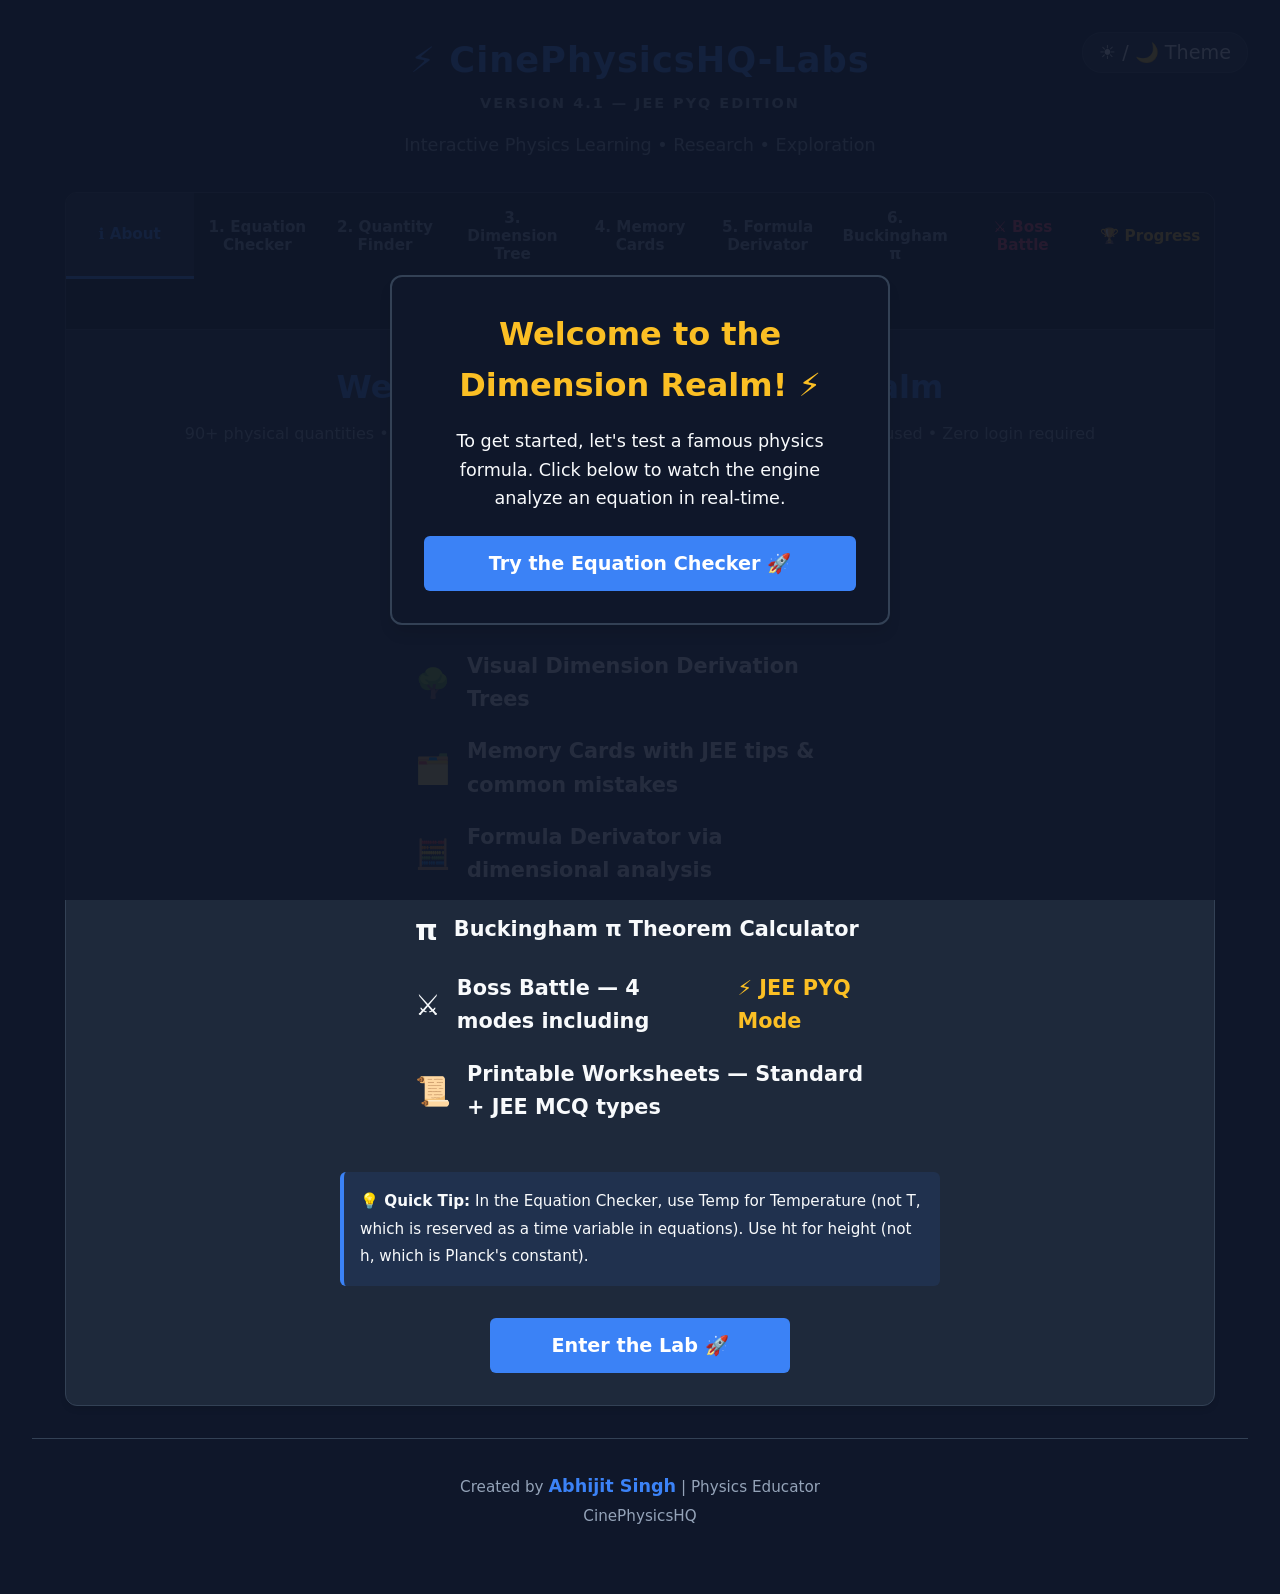
<file: Dimensional_analysis_lab/index-1.html>
<!DOCTYPE html>
<html lang="en">
<head>
<script async src="https://www.googletagmanager.com/gtag/js?id=G-R41EJ3144X"></script>
<script>
  window.dataLayer = window.dataLayer || [];
  function gtag(){dataLayer.push(arguments);}
  gtag('js', new Date());

  gtag('config', 'G-R41EJ3144X');
</script>
    
    <meta charset="UTF-8">
    <meta name="viewport" content="width=device-width, initial-scale=1.0">
    <meta name="theme-color" content="#0f172a" id="theme-meta">
    <title>CinePhysicsHQ-Labs: Dimensional Analysis</title>
    <meta name="description" content="Free interactive Dimensional Analysis lab for Class 11, JEE & NEET — check equations instantly, find quantities by dimension, derive formulas using Buckingham π theorem, and battle the Chaos Dimensioneer. No login required.">
    <meta name="keywords" content="dimensional analysis tool, physics JEE, NEET physics, dimension checker, buckingham pi calculator, physics formulas, class 11 physics, dimensional formula">
    <meta name="author" content="Abhijit Singh">

<meta property="og:title" content="Dimensional Analysis Lab — CinePhysicsHQ">
<meta property="og:description" content="Check physics equations, derive formulas, fight the Chaos Dimensioneer. Free interactive lab for Class 11 & JEE.">
<meta property="og:url" content="https://abhijit-cinephysics.github.io/CinePhysicsHQ-Labs/Dimension%20Analysis%20lab/"> 
    <meta property="og:image" content="https://via.placeholder.com/1200x630.png?text=CinePhysicsHQ+Labs">

    <meta name="twitter:card" content="summary_large_image">
    <meta name="twitter:title" content="CinePhysicsHQ-Labs: Dimensional Analysis">
    <meta name="twitter:description" content="Interactive dimensional analysis calculator and boss battles for Physics students.">
  
    <style>
        :root {
            --bg-color: #0f172a; --card-bg: #1e293b; --text-main: #f8fafc; --text-muted: #94a3b8;
            --accent: #3b82f6; --success: #22c55e; --error: #ef4444; --border: #334155;
            --tab-bg: #0b1120; --gold: #fbbf24; --xp-color: #a855f7;
            --marshall: #38bdf8; --chaos: #f43f5e;
        }

        body.light-mode {
            --bg-color: #f8fafc; --card-bg: #ffffff; --text-main: #0f172a; --text-muted: #475569;
            --border: #cbd5e1; --tab-bg: #e2e8f0;
        }

        * { box-sizing: border-box; margin: 0; padding: 0; font-family: 'Segoe UI', system-ui, sans-serif; }
        body { background-color: var(--bg-color); color: var(--text-main); padding: 2rem; line-height: 1.6; transition: background-color 0.3s, color 0.3s; display: flex; flex-direction: column; min-height: 100vh;}

        header { text-align: center; margin-bottom: 2rem; position: relative;}
        header h1 { color: var(--accent); margin-bottom: 0.25rem; font-size: 2.2rem; letter-spacing: 1px; }
        .version-tag { color: var(--text-muted); font-size: 0.9rem; font-weight: bold; letter-spacing: 2px; margin-bottom: 1rem; }
        header p { color: var(--text-muted); font-size: 1.1rem; }
        header p strong { color: var(--text-main); }
        
        .theme-toggle { position: absolute; top: 0; right: 0; background: var(--card-bg); border: 1px solid var(--border); color: var(--text-main); padding: 0.5rem 1rem; border-radius: 20px; cursor: pointer; font-size: 1.2rem; transition: 0.2s; }
        .theme-toggle:hover { background: var(--border); }

        .container { flex: 1; max-width: 1150px; width: 100%; margin: 0 auto; background: var(--card-bg); border: 1px solid var(--border); border-radius: 12px; overflow: hidden; box-shadow: 0 4px 6px -1px rgba(0, 0, 0, 0.1); }

        /* Tabs & Mobile Menu */
        .mobile-menu-btn { display: none; background: var(--card-bg); color: var(--accent); border: none; border-bottom: 1px solid var(--border); padding: 1rem; width: 100%; text-align: center; font-size: 1.1rem; font-weight: bold; cursor: pointer; }
        .tabs { display: flex; background: var(--tab-bg); border-bottom: 1px solid var(--border); flex-wrap: wrap; }
        .tab-btn { flex: 1; padding: 1rem 0.5rem; background: transparent; color: var(--text-muted); border: none; cursor: pointer; font-size: 0.95rem; font-weight: bold; transition: 0.2s; min-width: 120px; }
        .tab-btn:hover { background: rgba(59, 130, 246, 0.1); color: var(--text-main); }
        .tab-btn.active { color: var(--accent); border-bottom: 3px solid var(--accent); background: var(--card-bg); }
        .tab-content { display: none; padding: 2rem; }
        .tab-content.active { display: block; }

        /* Animations */
        @keyframes fadeInSlide { from { opacity: 0; transform: translateY(10px); } to { opacity: 1; transform: translateY(0); } }
        @keyframes shake { 0% { transform: translateX(0); } 25% { transform: translateX(-5px); } 50% { transform: translateX(5px); } 75% { transform: translateX(-5px); } 100% { transform: translateX(0); } }
        .animate-pop { animation: fadeInSlide 0.4s ease-out forwards; }
        .shake-anim { animation: shake 0.4s ease-in-out; }

        /* UI Elements */
        .input-group { margin-bottom: 1.5rem; }
        label { display: block; margin-bottom: 0.5rem; color: var(--text-muted); font-weight: bold;}
        input[type="text"], input[type="number"], select { width: 100%; padding: 0.75rem; background: var(--bg-color); border: 1px solid var(--border); color: var(--text-main); border-radius: 6px; font-size: 1.1rem; margin-bottom: 1rem; }
        .search-box { margin-bottom: 0.5rem; border-color: var(--accent) !important; background-color: rgba(59, 130, 246, 0.05) !important;}
        button.primary-btn { background: var(--accent); color: white; border: none; padding: 0.75rem 1.5rem; font-size: 1rem; border-radius: 6px; cursor: pointer; width: 100%; transition: opacity 0.2s; font-weight: bold; }
        button.secondary-btn { background: transparent; color: var(--accent); border: 1px solid var(--accent); padding: 0.25rem 0.75rem; font-size: 0.9rem; border-radius: 4px; cursor: pointer; margin-left: 1rem; }
        button.secondary-btn:hover { background: rgba(59, 130, 246, 0.1); }
        button.primary-btn:hover { opacity: 0.9; }

        .preset-buttons { display: flex; gap: 0.5rem; margin-bottom: 1rem; flex-wrap: wrap; }
        .preset-buttons button { flex: 1; background: var(--border); color: var(--text-main); border: none; padding: 0.5rem; border-radius: 4px; cursor: pointer; font-size: 0.9rem; }
        .preset-buttons button:hover { background: #475569; }

        /* Quick Symbol Insert UI */
        .quick-symbols { display: flex; flex-wrap: wrap; gap: 0.4rem; margin-bottom: 1rem; }
        .quick-symbols button { flex: 1; min-width: 44px; max-width: 80px; background: rgba(59, 130, 246, 0.1); color: var(--accent); border: 1px solid var(--accent); padding: 0.4rem 0.3rem; border-radius: 4px; cursor: pointer; font-size: 0.9rem; font-weight: bold; transition: 0.2s; white-space: nowrap; overflow: hidden; text-overflow: ellipsis; }
        .quick-symbols button:hover { background: var(--accent); color: white; }
        .insert-picker-group { display: flex; gap: 0.5rem; margin-bottom: 1.5rem; }
        .insert-picker-group select { margin-bottom: 0; border-color: var(--accent) !important; background-color: rgba(59, 130, 246, 0.05) !important; }

        .output-panel { background: var(--bg-color); border: 1px solid var(--border); border-radius: 6px; padding: 1.5rem; min-height: 150px; font-family: monospace; white-space: pre-wrap; font-size: 1.1rem; margin-top: 1rem; }
        .success-text { color: var(--success); font-weight: bold;}
        .error-text { color: var(--error); font-weight: bold;}

        /* Features & Visual Card Tree */
        .feature-list { display: flex; flex-direction: column; gap: 1.2rem; max-width: 450px; margin: 0 auto 3rem auto; font-size: 1.3rem; font-weight: bold; color: var(--text-main); }
        .feature-list div { display: flex; align-items: center; gap: 1rem; }
        .feature-icon { font-size: 1.8rem; }

        .tree-container { display: flex; flex-direction: column; align-items: center; gap: 1.5rem; margin-top: 1.5rem; font-family: 'Segoe UI', sans-serif; }
        .tree-row { display: flex; gap: 1.5rem; align-items: center; justify-content: center; flex-wrap: wrap; position: relative;}
        .card-node { background: var(--card-bg); border: 2px solid var(--border); border-radius: 8px; padding: 1rem 1.5rem; text-align: center; box-shadow: 0 4px 6px rgba(0,0,0,0.2); min-width: 150px;}
        .card-node.final { border-color: var(--gold); background: rgba(251, 191, 36, 0.1); transform: scale(1.05); }
        .card-title { font-weight: bold; color: var(--text-main); font-size: 1.1rem; margin-bottom: 0.5rem; }
        .card-dim { color: var(--accent); font-family: monospace; font-size: 1.2rem; font-weight: bold; }
        .card-final-dim { color: var(--gold); font-family: monospace; font-size: 1.4rem; font-weight: bold; }
        .tree-arrow { color: var(--text-muted); font-size: 1.5rem; font-weight: bold; }
        
        .app-box { margin-top: 1.5rem; background: rgba(59, 130, 246, 0.05); padding: 1rem; border-radius: 6px; border: 1px dashed var(--accent); font-family: 'Segoe UI', sans-serif; width: 100%; text-align: center;}
        .app-box strong { color: var(--accent); }

        .spinner-grid { display: grid; grid-template-columns: repeat(auto-fit, minmax(100px, 1fr)); gap: 1rem; margin-bottom: 1.5rem; }
        .edu-note { background: rgba(59, 130, 246, 0.1); border-left: 4px solid var(--accent); padding: 1rem; margin-top: 1.5rem; font-size: 0.95rem; border-radius: 6px; line-height: 1.8;}
        
        /* Memory Card */
        .memory-card { background: var(--bg-color); border: 2px solid var(--border); border-radius: 12px; padding: 2rem; max-width: 600px; margin: 0 auto; box-shadow: 0 10px 15px -3px rgba(0, 0, 0, 0.1); text-align: left;}
        .mc-header { display: flex; justify-content: space-between; align-items: center; border-bottom: 2px solid var(--border); padding-bottom: 1rem; margin-bottom: 1.5rem;}
        .mc-title { font-size: 2rem; color: var(--gold); font-weight: bold; margin: 0;}
        .mc-dim { font-family: monospace; font-size: 1.5rem; color: var(--accent); font-weight: bold;}
        .mc-section { margin-bottom: 1.2rem; }
        .mc-label { font-size: 0.9rem; text-transform: uppercase; color: var(--text-muted); font-weight: bold; letter-spacing: 1px; margin-bottom: 0.25rem;}
        .mc-value { font-size: 1.2rem; color: var(--text-main); }
        .mc-mistake { background: rgba(239, 68, 68, 0.1); border-left: 4px solid var(--error); padding: 0.75rem; border-radius: 4px; font-size: 1rem; color: var(--text-main); margin-top: 1rem;}
        .mc-tip { background: rgba(34, 197, 94, 0.1); border-left: 4px solid var(--success); padding: 0.75rem; border-radius: 4px; font-size: 1rem; color: var(--text-main); margin-top: 1rem;}

        /* Gamification UI */
        .score-board { display: flex; justify-content: space-between; align-items: center; background: var(--bg-color); padding: 1rem; border-radius: 6px; border: 1px solid var(--border); margin-bottom: 1rem; font-size: 1.1rem; font-weight: bold; flex-wrap: wrap; gap: 1rem; }
        .score-board span.gold-text { color: var(--gold); }
        .score-board span.xp-text { color: var(--xp-color); }
        .level-badge { background: rgba(168, 85, 247, 0.2); border: 1px solid var(--xp-color); padding: 0.3rem 0.8rem; border-radius: 4px; color: var(--xp-color); }
        .daily-quest { background: rgba(251, 191, 36, 0.1); border: 1px dashed var(--gold); padding: 0.75rem; text-align: center; margin-bottom: 1.5rem; border-radius: 6px; color: var(--gold); }
        
        .personal-bests { display: flex; justify-content: center; gap: 2rem; margin-bottom: 1rem; color: var(--text-muted); font-size: 0.95rem; }
        .personal-bests span { color: var(--gold); font-weight: bold; }

        .badges-container { display: flex; gap: 1rem; flex-wrap: wrap; margin-top: 1rem; justify-content: center; }
        .badge { background: rgba(251, 191, 36, 0.1); border: 1px solid var(--gold); color: var(--gold); padding: 0.5rem 1rem; border-radius: 20px; font-size: 0.9rem; display: flex; align-items: center; gap: 0.5rem; }
        .badge.locked { background: rgba(148, 163, 184, 0.1); border: 1px dashed var(--text-muted); color: var(--text-muted); opacity: 0.5; }
        
        .challenge-box { background: var(--bg-color); border: 1px solid var(--border); padding: 2rem; border-radius: 6px; text-align: center; font-size: 1.2rem; min-height: 250px; display: flex; flex-direction: column; justify-content: center; position: relative;}
        .diff-tag { position: absolute; top: 10px; right: 10px; font-size: 0.8rem; padding: 0.25rem 0.5rem; border-radius: 4px; border: 1px solid var(--border); color: var(--text-muted); }

        .marshall-text { color: var(--marshall); font-weight: bold; font-size: 1.2rem; margin-bottom: 0.5rem; }
        .chaos-text { color: var(--chaos); font-weight: bold; font-size: 1.2rem; margin-bottom: 0.5rem; }
        .dialogue-quote { font-style: italic; color: var(--text-main); margin-bottom: 1.5rem; }

        .challenge-btn-group { display: flex; gap: 1rem; margin-top: 1.5rem; justify-content: center; flex-wrap: wrap; }
        .challenge-btn-group button { background: var(--border); color: var(--text-main); border: none; padding: 0.75rem 2rem; font-size: 1.1rem; border-radius: 6px; cursor: pointer; transition: 0.2s; font-weight: bold; }
        .challenge-btn-group button:hover { background: var(--accent); }

        .boss-arena { background: var(--bg-color); border: 2px solid var(--chaos); padding: 2rem; border-radius: 8px; text-align: center; position: relative; overflow: hidden; min-height: 300px; display: flex; flex-direction: column; justify-content: center;}
        .boss-header { display: flex; justify-content: space-between; align-items: center; margin-bottom: 1rem; font-weight: bold; }
        .hp-bar-container { width: 100%; background: var(--border); height: 20px; border-radius: 10px; overflow: hidden; margin-bottom: 1.5rem; border: 1px solid var(--chaos);}
        .hp-bar { height: 100%; background: var(--chaos); width: 100%; transition: width 0.3s ease-in-out; }

        .challenge-result { padding: 1rem; }
        .challenge-result h2 { color: var(--gold); font-size: 2rem; margin-bottom: 1rem; letter-spacing: 1px;}
        .challenge-result .stats { font-size: 1.2rem; margin-bottom: 1.5rem; color: var(--text-main); line-height: 1.8;}
        .challenge-result .message { font-size: 1.1rem; color: var(--text-muted); margin-bottom: 2rem; line-height: 1.6; max-width: 600px; margin: 0 auto 2rem auto; }

        /* Certificate Overlay */
        #cert-overlay { display: none; position: fixed; top: 0; left: 0; width: 100%; height: 100%; background: rgba(0,0,0,0.8); z-index: 100; justify-content: center; align-items: center; }
        .cert-card { background: #f8fafc; color: #0f172a; padding: 3rem; border-radius: 8px; border: 8px solid var(--gold); text-align: center; max-width: 800px; width: 90%; font-family: 'Times New Roman', serif; position: relative;}
        .cert-title { font-size: 2.5rem; margin-bottom: 1rem; text-transform: uppercase; letter-spacing: 2px;}
        .cert-name { font-size: 2.2rem; color: var(--accent); margin-bottom: 0.5rem; font-family: 'Segoe UI', sans-serif; font-weight: bold; border-bottom: 2px solid var(--border); display: inline-block; padding: 0 2rem;}
        .cert-footer { margin-top: 3rem; display: flex; justify-content: space-between; font-weight: bold; color: #334155; }
        .close-cert { position: absolute; top: 10px; right: 15px; font-size: 1.5rem; cursor: pointer; color: #94a3b8; }

        .site-footer { text-align: center; padding: 2rem 0; margin-top: 2rem; border-top: 1px solid var(--border); color: var(--text-muted); font-size: 0.95rem; line-height: 1.8;}
        .site-footer strong { color: var(--accent); font-size: 1.1rem;}
        .site-footer a { color: var(--text-main); text-decoration: none; font-weight: bold; transition: color 0.2s;}
        .site-footer a:hover { color: var(--accent); }

        /* JEE PYQ Card styling */
        .jee-q-card { background: rgba(251,191,36,0.06); border: 1px solid var(--gold); border-radius: 8px; padding: 1rem; margin-bottom: 1rem; text-align: left; }
        .jee-source-tag { color: var(--gold); font-size: 0.8rem; font-weight: bold; letter-spacing: 1px; margin-bottom: 0.4rem; }
        .jee-q-text { font-size: 1.05rem; color: var(--text-main); line-height: 1.6; }

        /* Difficulty color pills */
        .diff-easy { color: var(--success) !important; border-color: var(--success) !important; }
        .diff-medium { color: var(--gold) !important; border-color: var(--gold) !important; }
        .diff-hard { color: var(--chaos) !important; border-color: var(--chaos) !important; }
        .diff-jee { color: var(--xp-color) !important; border-color: var(--xp-color) !important; }

        /* Mobile Optimization */
        @media (max-width: 768px) {
            .mobile-menu-btn { display: block; }
            .tabs { display: none; flex-direction: column; }
            .tabs.open { display: flex; }
            .tab-btn { border-bottom: 1px solid var(--border); text-align: left; padding-left: 1.5rem; }
            .spinner-grid { grid-template-columns: repeat(2, 1fr); }
            .score-board { flex-direction: column; gap: 0.5rem; text-align: center; }
            .personal-bests { flex-direction: column; gap: 0.5rem; }
            .tree-row { flex-direction: column; }
            .theme-toggle { position: static; margin-bottom: 1rem; display: inline-block; }
            .mc-header { flex-direction: column; text-align: center; gap: 0.5rem; }
        }
    </style>
</head>
<body>
    <div id="onboarding-overlay" style="display: none; position: fixed; top: 0; left: 0; width: 100%; height: 100%; background: rgba(15, 23, 42, 0.9); z-index: 1000; justify-content: center; align-items: center; padding: 1rem;">
        <div class="memory-card animate-pop" style="max-width: 500px; text-align: center;">
            <h2 style="color: var(--gold); margin-bottom: 1rem; font-size: 2rem;">Welcome to the Dimension Realm! ⚡</h2>
            <p style="margin-bottom: 1.5rem; font-size: 1.1rem; color: var(--text-main);">To get started, let's test a famous physics formula. Click below to watch the engine analyze an equation in real-time.</p>
            <button class="primary-btn" style="font-size: 1.2rem; padding: 1rem;" onclick="closeOnboarding()">Try the Equation Checker 🚀</button>
        </div>
    </div>
  
    <div id="cert-overlay">
        <div class="cert-card animate-pop">
            <div class="close-cert" onclick="document.getElementById('cert-overlay').style.display='none'">✖</div>
            <h1 class="cert-title">Certificate of Mastery</h1>
            <div class="cert-subtitle">This certifies that the candidate has demonstrated exceptional proficiency in Dimensional Analysis.</div>
            
            <div class="cert-name" id="cert-name-display">Physics Cadet</div>
            <div id="cert-rank-display" style="font-size: 1.3rem; font-weight: bold; color: #334155; margin-bottom: 1rem;"></div>
            
            <div style="font-size: 1.1rem; margin-top: 1rem; color: #333;">Authorized by the Dimension Council</div>
            <div class="cert-footer">
                <div>CinePhysicsHQ-Labs</div>
                <div>Dimensional Arena</div>
            </div>
        </div>
    </div>

    <header>
        <button class="theme-toggle" onclick="toggleTheme()">☀️ / 🌙 Theme</button>
        <h1>⚡ CinePhysicsHQ-Labs</h1>
        <div class="version-tag">VERSION 4.1 — JEE PYQ EDITION</div>
        <p>Interactive Physics Learning • Research • Exploration</p>
    </header>

    <div class="container">
        
        <button class="mobile-menu-btn" onclick="toggleMobileMenu()">☰ Menu Options</button>

        <div class="tabs" id="nav-tabs">
            <button class="tab-btn active" onclick="switchTab(event, 'about')">ℹ️ About</button>
            <button class="tab-btn" onclick="switchTab(event, 'checker')">1. Equation Checker</button>
            <button class="tab-btn" onclick="switchTab(event, 'discovery')">2. Quantity Finder</button>
            <button class="tab-btn" onclick="switchTab(event, 'calculator')">3. Dimension Tree</button>
            <button class="tab-btn" onclick="switchTab(event, 'cards')">4. Memory Cards</button>
            <button class="tab-btn" onclick="switchTab(event, 'derivation')">5. Formula Derivator</button>
            <button class="tab-btn" onclick="switchTab(event, 'buckingham')">6. Buckingham π</button>
            <button class="tab-btn" onclick="switchTab(event, 'challenge')" style="color: var(--chaos);">⚔️ Boss Battle</button>
            <button class="tab-btn" onclick="switchTab(event, 'dashboard')" style="color: var(--gold);">🏆 Progress</button>
            <button class="tab-btn" onclick="switchTab(event, 'teacher')" style="color: var(--success);">📜 Teacher</button>
        </div>

        <div id="about" class="tab-content active animate-pop">
            <h2 style="color: var(--accent); margin-bottom: 0.5rem; font-size: 2rem; text-align: center;">Welcome to the Dimension Realm</h2>
            <p style="text-align:center; color:var(--text-muted); margin-bottom: 2rem;">90+ physical quantities • 19 JEE Main PYQs (2024 + Classic) • JEE / NEET / Class 11 focused • Zero login required</p>
            <div class="feature-list">
                <div><span class="feature-icon">⚡</span> Check any physics equation instantly</div>
                <div><span class="feature-icon">🔍</span> Reverse-search: find quantity from its dimensions</div>
                <div><span class="feature-icon">🌳</span> Visual Dimension Derivation Trees</div>
                <div><span class="feature-icon">🗂️</span> Memory Cards with JEE tips & common mistakes</div>
                <div><span class="feature-icon">🧮</span> Formula Derivator via dimensional analysis</div>
                <div><span class="feature-icon">π</span> Buckingham π Theorem Calculator</div>
                <div><span class="feature-icon">⚔️</span> Boss Battle — 4 modes including <strong style="color:var(--gold);">⚡ JEE PYQ Mode</strong></div>
                <div><span class="feature-icon">📜</span> Printable Worksheets — Standard + JEE MCQ types</div>
            </div>
            <div class="edu-note" style="max-width: 600px; margin: 0 auto 2rem auto;">
                <strong>💡 Quick Tip:</strong> In the Equation Checker, use <code>Temp</code> for Temperature (not <code>T</code>, which is reserved as a time variable in equations). Use <code>ht</code> for height (not <code>h</code>, which is Planck's constant).
            </div>
            <button class="primary-btn" style="max-width: 300px; display: block; margin: 0 auto; font-size: 1.2rem; padding: 1rem;" onclick="switchTab(null, 'checker')">Enter the Lab 🚀</button>
        </div>

        <div id="checker" class="tab-content">
            <div class="preset-buttons">
                <button onclick="loadPreset('v = sqrt(2*KE / m)')">v = √(2KE/m)</button>
                <button onclick="loadPreset('F = k_e * Q1*Q2 / r^2')">Coulomb's Law</button>
                <button onclick="loadPreset('g = G*M / r^2')">g = GM/r²</button>
                <button onclick="loadPreset('P * Vol = n * R_gas * Temp')">Ideal Gas Law</button>
                <button onclick="loadPreset('E = h * f')">E = hf (Photon)</button>
                <button onclick="loadPreset('Tau = MoI * alpha')">τ = Iα (Rotation)</button>
            </div>
            <div class="preset-buttons" style="margin-top:-0.5rem;">
                <button onclick="loadPreset('a = diff(v, t)')">a = dv/dt (derivative)</button>
                <button onclick="loadPreset('W = int(F, s)')">W = ∫F ds (integral)</button>
                <button onclick="loadPreset('x = A * sin(omega * t)')">x = A sin(ωt) — SHM</button>
                <button onclick="loadPreset('v = cbrt(2*P / rho)')">v = ∛(2P/ρ)</button>
                <button onclick="loadPreset('I_intensity = sigma * Temp^4')">Stefan-Boltzmann</button>
            </div>
            
            <label>Quick Insert — Constants & Quantities:</label>
            <div class="quick-symbols">
                <button onclick="insertSymbol('eps0')" title="Permittivity of free space (ε₀)">ε₀</button>
                <button onclick="insertSymbol('mu0')" title="Permeability of free space (μ₀)">μ₀</button>
                <button onclick="insertSymbol('N_A')" title="Avogadro's Number">Nₐ</button>
                <button onclick="insertSymbol('R_gas')" title="Universal Gas Constant">R_gas</button>
                <button onclick="insertSymbol('h')" title="Planck's Constant — use 'ht' for height!">h</button>
                <button onclick="insertSymbol('G')" title="Gravitational Constant">G</button>
                <button onclick="insertSymbol('k')" title="Boltzmann Constant">k_B</button>
                <button onclick="insertSymbol('k_e')" title="Coulomb's Constant (1/4πε₀)">k_e</button>
                <button onclick="insertSymbol('c_light')" title="Speed of Light">c</button>
                <button onclick="insertSymbol('Temp')" title="Temperature — use Temp not T (T = time variable)">Temp</button>
            </div>
            <div class="insert-picker-group">
                <select id="equation-symbol-picker" onchange="if(this.value){ insertSymbol(this.value); this.selectedIndex = 0; }">
                    <option value="" disabled selected>Insert Any Quantity...</option>
                </select>
            </div>

            <div class="input-group">
                <input type="text" id="equation-input" placeholder="e.g., F = m * a  or  v = sqrt(2*KE / m)  or  P * Vol = n * R_gas * Temp" onkeydown="if(event.key==='Enter') verifyEquation();" />
                <button class="primary-btn" onclick="verifyEquation()">Verify Dimensions ⚡</button>
            </div>
            <div id="checker-output" class="output-panel">Ready for analysis...</div>
            <div class="edu-note" style="margin-top: 1rem; font-size: 0.88rem; line-height: 2;">
                <strong>💡 Supported Notation:</strong><br>
                <strong style="color:var(--accent);">Basics:</strong> Use <code>*</code> multiply · <code>/</code> divide · <code>^2</code> power · <code>sqrt(...)</code> square root · <code>cbrt(...)</code> cube root<br>
                <strong style="color:var(--accent);">Calculus:</strong> <code>diff(v, t)</code> = dv/dt · <code>int(F, s)</code> = ∫F ds · also accepts <code>dv/dt</code> and <code>∂v/∂t</code> directly<br>
                <strong style="color:var(--accent);">Trig:</strong> <code>sin(omega*t)</code> · <code>cos(k*x)</code> · <code>arctan(v/c)</code> — argument must be dimensionless<br>
                <strong style="color:var(--accent);">Log/Exp:</strong> <code>ln(N)</code> · <code>log(P/P0)</code> · <code>exp(E/kT)</code> · <code>e^(x)</code> — argument must be dimensionless<br>
                <strong style="color:var(--accent);">Hyperbolic:</strong> <code>sinh(x)</code> · <code>cosh(x)</code> · <code>tanh(x)</code> — dimensionless argument<br>
                <strong style="color:var(--accent);">Misc:</strong> <code>abs(x)</code> or <code>|x|</code> preserves dimension · <code>e^(...)</code> auto-converts to <code>exp(...)</code><br>
                <strong style="color:var(--gold);">⚠ Key rule:</strong> Only <code>sqrt</code> and <code>cbrt</code> can take dimensional arguments. All other math functions require dimensionless arguments.
            </div>
        </div>

        <div id="discovery" class="tab-content">
            <div class="input-group">
                <label>Direct Dimension Search:</label>
                <input type="text" id="direct-dim-search" placeholder="e.g., ML2T-2 or [M L^2 T^-2]" oninput="parseDirectDimInput()" />
            </div>
            <p style="margin-bottom: 1rem; color: var(--text-muted); text-align: center;">OR adjust exponents manually:</p>
            <div class="spinner-grid">
                <div><label>Mass [M]</label><input type="number" id="spin-m" value="1" oninput="discoverQuantity()"></div>
                <div><label>Length [L]</label><input type="number" id="spin-l" value="2" oninput="discoverQuantity()"></div>
                <div><label>Time [T]</label><input type="number" id="spin-t" value="-2" oninput="discoverQuantity()"></div>
                <div><label>Current [I]</label><input type="number" id="spin-i" value="0" oninput="discoverQuantity()"></div>
                <div><label>Temp [K]</label><input type="number" id="spin-k" value="0" oninput="discoverQuantity()"></div>
                <div><label>Amount [mol]</label><input type="number" id="spin-mol" value="0" oninput="discoverQuantity()"></div>
            </div>
            <div id="discovery-output" class="output-panel">Matches will appear here...</div>
        </div>

        <div id="calculator" class="tab-content">
            <div class="input-group">
                <label>Select Physical Quantity:</label>
                <input type="text" class="search-box" id="search-calc" placeholder="Search quantity..." oninput="filterDropdownList('search-calc', 'calc-select')">
                <div style="display: flex; gap: 0.5rem; margin-bottom: 1rem;">
                    <select id="calc-select" onchange="calculateDimensionTree()" style="margin-bottom: 0;"><option value="" disabled selected>Select a quantity...</option></select>
                    <button class="primary-btn" style="width: auto; white-space: nowrap;" onclick="calculateDimensionTree()">Show Tree</button>
                </div>
            </div>
            <div id="calc-output" class="output-panel">Select a quantity to view its visual derivation tree.</div>
        </div>

        <div id="cards" class="tab-content">
            <div class="input-group">
                <label>Select Quantity for Revision:</label>
                <input type="text" class="search-box" id="search-card" placeholder="Search quantity..." oninput="filterDropdownList('search-card', 'card-select')">
                <div style="display: flex; gap: 0.5rem; margin-bottom: 1rem;">
                    <select id="card-select" onchange="generateMemoryCard()" style="margin-bottom: 0;"><option value="" disabled selected>Select a quantity...</option></select>
                    <button class="primary-btn" style="width: auto; white-space: nowrap;" onclick="generateMemoryCard()">Show Card</button>
                </div>
            </div>
            <div id="card-output">Select a quantity to generate a memory card.</div>
        </div>
        
        <div id="derivation" class="tab-content">
            <div class="preset-buttons">
                <button onclick="loadDerivatorPreset('v', 'g, h')">Velocity (v ∝ √gh)</button>
                <button onclick="loadDerivatorPreset('F', 'm, v, r')">Centripetal (F ∝ mv²/r)</button>
                <button onclick="loadDerivatorPreset('P', 'F, v, rho')">Underdetermined Test</button>
                <button onclick="loadDerivatorPreset('T_period', 'l, g')">Pendulum Period</button>
                <button onclick="loadDerivatorPreset('P', 'F, v')">Power from F & v</button>
            </div>
            <div class="input-group">
                <label>Target Quantity:</label>
                <input type="text" class="search-box" id="search-deriv" placeholder="Search target..." oninput="filterDropdownList('search-deriv', 'deriv-target')">
                <select id="deriv-target"></select>
            </div>
            <div class="input-group">
                <label>Available Variables (Comma Separated):</label>
                <input type="text" id="deriv-vars" placeholder="e.g., g, h" />
                <button class="primary-btn" onclick="deriveFormula()">Derive Formula</button>
            </div>
            <div id="deriv-output" class="output-panel">Awaiting variables...</div>
        </div>

        <div id="buckingham" class="tab-content">
            <div class="preset-buttons">
                <button onclick="loadPiPreset('rho, v, d, mu')">Reynolds Number</button>
                <button onclick="loadPiPreset('t, l, g')">Pendulum Period</button>
                <button onclick="loadPiPreset('F, rho, A, v')">Aerodynamic Drag</button>
                <button onclick="loadPiPreset('P, rho, v, d')">Pipe Flow Power</button>
                <button onclick="loadPiPreset('ST, rho, g, d')">Capillary Rise</button>
            </div>
            <div class="input-group">
                <input type="text" id="pi-input" placeholder="e.g., rho, v, d, mu" />
                <button class="primary-btn" onclick="solveBuckingham()">Find π Groups</button>
            </div>
            <div id="pi-output" class="output-panel">Awaiting variables...</div>
        </div>

        <div id="challenge" class="tab-content">
            <div class="score-board">
                <div style="display:flex; gap:0.5rem; flex-wrap:wrap;">
                    <select id="chal-chapter" style="padding: 0.35rem 0.5rem; font-size: 0.95rem; border-radius: 4px; border: 1px solid var(--border); color: var(--text-main); background: var(--bg-color);">
                        <option value="all">All Chapters</option>
                        <option value="mechanics">Mechanics & Waves</option>
                        <option value="thermo">Thermodynamics</option>
                        <option value="em">Electricity & Magnetism</option>
                        <option value="modern">Modern Physics & Constants</option>
                    </select>
                    <select id="chal-difficulty" style="padding: 0.35rem 0.5rem; font-size: 0.95rem; border-radius: 4px; border: 1px solid var(--border); color: var(--text-main); background: var(--bg-color);">
                        <option value="all">All Difficulties</option>
                        <option value="easy">🟢 Easy</option>
                        <option value="medium">🟡 Medium</option>
                        <option value="hard">🔴 Hard / Advanced</option>
                        <option value="jee">⚡ JEE PYQ Mode</option>
                    </select>
                </div>
                <div class="level-badge" id="chal-level-display">Level 1 • Cadet</div>
                <div>Total XP: <span style="color:var(--xp-color);" id="chal-xp">0 XP</span></div>
            </div>

            <div class="daily-quest" id="daily-quest-ui" style="display:none;"></div>

            <div class="boss-arena" id="challenge-box">
                <div class="chaos-text" style="font-size: 2rem;">🌌 Chaos Dimensioneer</div>
                <p style="margin-bottom: 0.75rem; color:var(--text-muted);">"You dare enter my realm? I have twisted the formulas of the universe. Defeat me by fixing them!"</p>
                <p style="margin-bottom: 1.5rem; color:var(--accent); font-size:0.9rem;">⚡ NEW: Select <strong>JEE PYQ Mode</strong> to battle with actual JEE Main 2024 questions!</p>
                <div><button class="primary-btn" style="background:var(--chaos); max-width: 250px;" onclick="startChallengeLoader()">Begin Battle</button></div>
            </div>
        </div>

        <div id="dashboard" class="tab-content animate-pop">
            <h2 id="dash-journey-title" style="color: var(--gold); text-align: center; margin-bottom: 2rem;">🏆 Your Physics Journey</h2>
            
            <div class="score-board" style="justify-content: center; flex-direction: column; gap: 0.5rem; padding: 2rem; margin-bottom: 2rem;">
                <div style="font-size: 1.5rem; color: var(--text-muted); font-weight: normal; margin-bottom: 0.5rem;" id="dash-player-name"></div>
                
                <div style="font-size: 2.2rem; text-transform: uppercase; letter-spacing: 2px; color: var(--accent);" id="dash-rank">Dimension Marshal</div>
                <div class="level-badge" id="dash-level" style="font-size: 1.2rem; margin: 0.5rem 0;">Level 5</div>
                <div style="color: var(--xp-color); font-size: 1.5rem;" id="dash-xp">2500 XP</div>
            </div>

            <div class="spinner-grid" style="grid-template-columns: repeat(2, 1fr);">
                <div class="card-node"><div class="card-title">Questions Solved</div><div class="card-final-dim" id="dash-total-qs">0</div></div>
                <div class="card-node"><div class="card-title">Bosses Defeated</div><div class="card-final-dim" id="dash-boss">0</div></div>
                <div class="card-node"><div class="card-title">Highest Streak</div><div class="card-final-dim" id="dash-streak">0</div></div>
                <div class="card-node"><div class="card-title">Correct Rate</div><div class="card-final-dim" id="dash-rate">0%</div></div>
                <div class="card-node"><div class="card-title">Perfect Battles</div><div class="card-final-dim" id="dash-perfect">0</div></div>
            </div>

            <h3 style="color: var(--text-muted); margin-top: 3rem; margin-bottom: 1.5rem; text-align: center; font-weight: normal; letter-spacing: 1px;">CHAPTER MASTERY</h3>
            <div class="spinner-grid" style="grid-template-columns: repeat(2, 1fr);">
                <div class="card-node"><div class="card-title">Mechanics</div><div class="card-dim" id="dash-mech" style="color:var(--success);">0%</div></div>
                <div class="card-node"><div class="card-title">Thermodynamics</div><div class="card-dim" id="dash-therm" style="color:var(--success);">0%</div></div>
                <div class="card-node"><div class="card-title">Electromagnetism</div><div class="card-dim" id="dash-em" style="color:var(--success);">0%</div></div>
                <div class="card-node"><div class="card-title">Modern Physics</div><div class="card-dim" id="dash-mod" style="color:var(--success);">0%</div></div>
            </div>

            <h3 style="color: var(--text-muted); margin-top: 3rem; margin-bottom: 1.5rem; text-align: center; font-weight: normal; letter-spacing: 1px;">YOUR TROPHY CASE</h3>
            <div class="badges-container" id="badges-ui"></div>
            
            <div style="text-align: center; margin-top: 2rem;">
                <button id="cert-btn" class="secondary-btn" style="display:none; border-color:var(--gold); color:var(--gold); font-size: 1.1rem; padding: 0.75rem 2rem;" onclick="document.getElementById('cert-overlay').style.display='flex'">View Mastery Certificate</button>
            </div>
        </div>

        <div id="teacher" class="tab-content">
            <h2 style="color: var(--success); margin-bottom: 1rem;">Worksheet Generator</h2>
            <p style="color: var(--text-muted); margin-bottom: 1.5rem;">Generate printable dimensional analysis worksheets for your classroom. Now includes JEE Main PYQs!</p>
            <div class="input-group">
                <label>Select Chapter Focus:</label>
                <select id="teacher-chapter">
                    <option value="all">Comprehensive (All Topics)</option>
                    <option value="mechanics">Mechanics & Kinematics</option>
                    <option value="thermo">Thermodynamics</option>
                    <option value="em">Electricity & Magnetism</option>
                    <option value="modern">Modern Physics</option>
                </select>
            </div>
            <div class="input-group">
                <label>Question Type:</label>
                <select id="teacher-type">
                    <option value="standard">Standard (Write dimensional formula)</option>
                    <option value="jee">JEE PYQ MCQs (from JEE Main 2024)</option>
                    <option value="mixed">Mixed (Standard + JEE MCQs)</option>
                </select>
            </div>
            <div class="input-group">
                <label>Number of Questions:</label>
                <input type="number" id="teacher-count" value="10" min="5" max="25" />
            </div>
            <button class="primary-btn" style="background: var(--success);" onclick="generateWorksheet()">Generate Printable Worksheet</button>
        </div>
    </div>

    <footer class="site-footer">
        <p>Created by <strong>Abhijit Singh</strong> | Physics Educator</p>
        <p>CinePhysicsHQ</p>
    </footer>

    <script>
        // --- 1. CORE DICTIONARY (Data) ---
        window.createDim = (M, L, T, I=0, K=0, mol=0) => ({ M, L, T, I, K, mol });

        window.dimDict = {
            'm': { name: 'Mass', concept: ['Fundamental'], breakdown: ['[M]'], units: ['kg', 'g'], app: 'Inertia modeling', chapter: 'mechanics', diff: 'easy', mistake: 'Confusing mass with weight.', jeeTip: 'Always standardise to kg in SI calculations.', ...window.createDim(1, 0, 0) },
            's': { name: 'Displacement', concept: ['Fundamental'], breakdown: ['[L]'], units: ['m', 'cm'], app: 'Trajectory planning', chapter: 'mechanics', diff: 'easy', mistake: 'Using path length instead of shortest distance.', jeeTip: 'Displacement can be negative; distance cannot.', ...window.createDim(0, 1, 0) },
            'l': { name: 'Length', concept: ['Fundamental'], breakdown: ['[L]'], units: ['m', 'cm'], app: 'Structural engineering', chapter: 'mechanics', diff: 'easy', mistake: 'Forgetting to convert cm to m.', jeeTip: 'Dimensional analysis treats all lengths (radius, height, breadth) as [L].', ...window.createDim(0, 1, 0) },
            'd': { name: 'Distance', concept: ['Fundamental'], breakdown: ['[L]'], units: ['m', 'cm'], app: 'Kinematics', chapter: 'mechanics', diff: 'easy', mistake: 'Using path length instead of shortest distance.', jeeTip: 'Same dimensional treatment as displacement.', ...window.createDim(0, 1, 0) },
            't': { name: 'Time', concept: ['Fundamental'], breakdown: ['[T]'], units: ['s', 'hr'], app: 'Reaction kinetics', chapter: 'mechanics', diff: 'easy', mistake: 'Using minutes or hours directly in SI equations.', jeeTip: 'Time period of a pendulum T ∝ √(l/g) is a classic derivation.', ...window.createDim(0, 0, 1) },
            'A': { name: 'Area', concept: ['Length', 'Length'], op: '×', breakdown: ['[L]', '[L]'], units: ['m²'], app: 'Aerodynamics', chapter: 'mechanics', diff: 'easy', mistake: 'Squaring the unit but forgetting to square the conversion factor.', jeeTip: 'Used frequently in flux calculations and pressure.', ...window.createDim(0, 2, 0) },
            'Vol': { name: 'Volume', concept: ['Area', 'Length'], op: '×', breakdown: ['[L²]', '[L]'], units: ['m³'], app: 'Fluid capacity', chapter: 'mechanics', diff: 'easy', mistake: 'Confusing Liters with SI units. 1 m³ = 1000 L.', jeeTip: 'Vital for density and buoyancy dimensional checks.', ...window.createDim(0, 3, 0) },
            'v': { name: 'Velocity', concept: ['Displacement', 'Time'], op: '/', breakdown: ['[L]', '[T]'], units: ['m/s'], app: 'Orbital mechanics', chapter: 'mechanics', diff: 'easy', mistake: 'Confusing average speed with average velocity.', jeeTip: 'All velocities (drift, escape, terminal) share [LT⁻¹].', ...window.createDim(0, 1, -1) },
            'u': { name: 'Initial Velocity', concept: ['Displacement', 'Time'], op: '/', breakdown: ['[L]', '[T]'], units: ['m/s'], app: 'Launch velocities', chapter: 'mechanics', diff: 'easy', mistake: 'Treating as different from final velocity.', jeeTip: 'Dimensionally identical to final velocity.', ...window.createDim(0, 1, -1) },
            'a': { name: 'Acceleration', concept: ['Velocity', 'Time'], op: '/', breakdown: ['[LT⁻¹]', '[T]'], units: ['m/s²'], app: 'G-force tolerances', chapter: 'mechanics', diff: 'easy', mistake: 'Forgetting the squared time unit.', jeeTip: 'Centripetal and tangential acceleration have identical dimensions.', ...window.createDim(0, 1, -2) },
            'g': { name: 'Gravity Accel', concept: ['Velocity', 'Time'], op: '/', breakdown: ['[LT⁻¹]', '[T]'], units: ['m/s²'], app: 'Freefall calculations', chapter: 'mechanics', diff: 'easy', mistake: 'Treating as a fundamental constant.', jeeTip: 'Treat exactly like normal acceleration.', ...window.createDim(0, 1, -2) },
            'F': { name: 'Force', concept: ['Mass', 'Acceleration'], op: '×', breakdown: ['[M]', '[LT⁻²]'], units: ['Newton (N)'], app: 'Rocket thrust', chapter: 'mechanics', diff: 'medium', mistake: 'Confusing Force [MLT⁻²] with Energy [ML²T⁻²].', jeeTip: 'Memorize [MLT⁻²]. Nearly 50% of derivations build off Force.', ...window.createDim(1, 1, -2) },
            'p': { name: 'Momentum', concept: ['Mass', 'Velocity'], op: '×', breakdown: ['[M]', '[LT⁻¹]'], units: ['kg·m/s'], app: 'Collision physics', chapter: 'mechanics', diff: 'medium', mistake: 'Thinking momentum and kinetic energy have the same relation without squaring v.', jeeTip: 'Momentum and Impulse [MLT⁻¹] share identical dimensions.', ...window.createDim(1, 1, -1) },
            'J': { name: 'Impulse', concept: ['Force', 'Time'], op: '×', breakdown: ['[MLT⁻²]', '[T]'], units: ['N·s'], app: 'Airbag design', chapter: 'mechanics', diff: 'medium', mistake: 'Confusing it with work (Force × Distance).', jeeTip: 'J = Δp. Useful for quickly replacing momentum in equations.', ...window.createDim(1, 1, -1) },
            'Tau': { name: 'Torque', concept: ['Force', 'Distance'], op: '×', breakdown: ['[MLT⁻²]', '[L]'], units: ['N·m'], app: 'Engine output', chapter: 'mechanics', diff: 'medium', mistake: 'Treating Torque as Energy. While both are [ML²T⁻²], Torque is a vector cross product.', jeeTip: 'Torque and Work share identical dimensions. A common trap question.', ...window.createDim(1, 2, -2) },
            'L_ang': { name: 'Angular Momentum', concept: ['Momentum', 'Distance'], op: '×', breakdown: ['[MLT⁻¹]', '[L]'], units: ['kg·m²/s'], app: 'Gyroscopes', chapter: 'mechanics', diff: 'hard', mistake: 'Forgetting the r factor. It is mvr, not just mv.', jeeTip: 'Angular Momentum has the exact same dimensions as Planck\'s Constant (h).', ...window.createDim(1, 2, -1) },
            'MoI': { name: 'Moment of Inertia', concept: ['Mass', 'Distance²'], op: '×', breakdown: ['[M]', '[L²]'], units: ['kg·m²'], app: 'Flywheels', chapter: 'mechanics', diff: 'medium', mistake: 'Adding linear mass to rotational mass equations blindly.', jeeTip: 'Acts as the rotational equivalent of mass in [ML²T⁻²] energy equations.', ...window.createDim(1, 2, 0) },
            'W': { name: 'Work', concept: ['Force', 'Displacement'], op: '×', breakdown: ['[MLT⁻²]', '[L]'], units: ['Joule (J)'], app: 'Energy expenditure', chapter: 'mechanics', diff: 'medium', mistake: 'Forgetting that Work requires displacement in the direction of force.', jeeTip: 'Work, Energy, and Torque all share [ML²T⁻²].', ...window.createDim(1, 2, -2) },
            'E': { name: 'Energy', concept: ['Force', 'Displacement'], op: '×', breakdown: ['[MLT⁻²]', '[L]'], units: ['Joule (J)'], app: 'Power grids', chapter: 'mechanics', diff: 'medium', mistake: 'Confusing energy dimensions with power [ML²T⁻³].', jeeTip: 'All forms of energy (Kinetic, Potential, Thermal) share [ML²T⁻²].', ...window.createDim(1, 2, -2) },
            'KE': { name: 'Kinetic Energy', concept: ['Mass', 'Velocity²'], op: '×', breakdown: ['[M]', '[LT⁻¹]²'], units: ['Joule (J)'], app: 'Ballistics', chapter: 'mechanics', diff: 'medium', mistake: 'Forgetting to square the velocity in manual derivations.', jeeTip: 'Constants like ½ are dimensionless and ignored in analysis.', ...window.createDim(1, 2, -2) },
            'PE': { name: 'Potential Energy', concept: ['Mass', 'Gravity × Height'], op: '×', breakdown: ['[M]', '[L²T⁻²]'], units: ['Joule (J)'], app: 'Gravitational modeling', chapter: 'mechanics', diff: 'medium', mistake: 'Treating g as dimensionless.', jeeTip: 'Dimensionally identical to Work.', ...window.createDim(1, 2, -2) },
            'V_g': { name: 'Gravitational Potential', concept: ['Potential Energy', 'Mass'], op: '/', breakdown: ['[ML²T⁻²]', '[M]'], units: ['J/kg'], app: 'Orbital mechanics, satellite energy', chapter: 'mechanics', diff: 'hard', mistake: 'Confusing potential (energy per mass) with potential energy.', jeeTip: 'V = -GM/r. Dimensions: [L²T⁻²]. Note the negative sign shows it is attractive — but dimensionally irrelevant.', ...window.createDim(0, 2, -2) },
            'P': { name: 'Power', concept: ['Work', 'Time'], op: '/', breakdown: ['[ML²T⁻²]', '[T]'], units: ['Watt (W)'], app: 'Motor sizing', chapter: 'mechanics', diff: 'medium', mistake: 'Confusing Watts (Power) with Joules (Energy).', jeeTip: 'P = Fv. Multiplying Force [MLT⁻²] by Velocity [LT⁻¹] quickly gives [ML²T⁻³].', ...window.createDim(1, 2, -3) },
            'Pr': { name: 'Pressure', concept: ['Force', 'Area'], op: '/', breakdown: ['[MLT⁻²]', '[L²]'], units: ['Pascal (Pa)'], app: 'Hydraulics', chapter: 'mechanics', diff: 'medium', mistake: 'Confusing Pressure [ML⁻¹T⁻²] with Force [MLT⁻²].', jeeTip: 'Pressure = Force/Area = [MLT⁻²]/[L²] = [ML⁻¹T⁻²]. One of the most tested dimensional reductions in JEE.', ...window.createDim(1, -1, -2) },
            'Stress': { name: 'Stress', concept: ['Force', 'Area'], op: '/', breakdown: ['[MLT⁻²]', '[L²]'], units: ['Pascal (Pa)'], app: 'Material failure', chapter: 'mechanics', diff: 'medium', mistake: 'Assuming stress is a force. It is force per unit area.', jeeTip: 'Often equated directly to Pressure in Buckingham Pi problems.', ...window.createDim(1, -1, -2) },
            'Strain': { name: 'Strain', concept: ['Change in Length', 'Original Length'], op: '/', breakdown: ['[L]', '[L]'], units: ['Dimensionless (no unit)'], app: 'Material deformation testing', chapter: 'mechanics', diff: 'easy', mistake: 'Assigning dimension [L] to strain. It is a pure ratio — lengths cancel.', jeeTip: 'Strain = ΔL/L. Both are lengths, so all L cancels → dimensionless. Trig functions, strain, and relative quantities are all dimensionless.', ...window.createDim(0, 0, 0) },
            'Y': { name: 'Young Modulus', concept: ['Stress', 'Strain'], op: '/', breakdown: ['[ML⁻¹T⁻²]', '[1]'], units: ['Pascal (Pa)'], app: 'Bridge design', chapter: 'mechanics', diff: 'hard', mistake: 'Trying to derive it without realizing Strain is dimensionless.', jeeTip: 'Since strain is 1, Young\'s Modulus has the exact same dimensions as Stress/Pressure.', ...window.createDim(1, -1, -2) },
            'rho': { name: 'Density', concept: ['Mass', 'Volume'], op: '/', breakdown: ['[M]', '[L³]'], units: ['kg/m³'], app: 'Buoyancy', chapter: 'mechanics', diff: 'medium', mistake: 'Mixing up density [ML⁻³] with specific gravity (dimensionless).', jeeTip: 'Crucial for fluid mechanics derivations like Bernoulli\'s principle.', ...window.createDim(1, -3, 0) },
            'mu': { name: 'Dynamic Viscosity', concept: ['Shear Stress', 'Velocity Gradient (dv/dx)'], op: '/', breakdown: ['[ML⁻¹T⁻²]', '[LT⁻¹/L = T⁻¹]'], units: ['Pa·s', 'N·s/m²'], app: 'Motor oil rating, Stokes\' Law', chapter: 'mechanics', diff: 'hard', mistake: 'Forgetting that velocity gradient dv/dx has units [T⁻¹], not [LT⁻¹].', jeeTip: 'η = [ML⁻¹T⁻¹]. Appears in Stokes\' Law F=6πηrv and Reynolds Number Re=ρvd/η.', ...window.createDim(1, -1, -1) },
            'ST': { name: 'Surface Tension', concept: ['Force', 'Length'], op: '/', breakdown: ['[MLT⁻²]', '[L]'], units: ['N/m'], app: 'Capillary action', chapter: 'mechanics', diff: 'medium', mistake: 'Confusing it with surface energy. (Actually, Energy/Area gives the same [MT⁻²]).', jeeTip: 'Notice L cancels out entirely. Surface Tension is purely [MT⁻²].', ...window.createDim(1, 0, -2) },
            'SpringConst': { name: 'Spring Constant', concept: ['Force', 'Length'], op: '/', breakdown: ['[MLT⁻²]', '[L]'], units: ['N/m'], app: 'Hooke\'s Law', chapter: 'mechanics', diff: 'medium', mistake: 'Confusing it with dimensionless constants.', jeeTip: 'Dimensionally identical to Surface Tension.', ...window.createDim(1, 0, -2) },
            'f': { name: 'Frequency', concept: ['Cycles', 'Time'], op: '/', breakdown: ['[1]', '[T]'], units: ['Hertz (Hz)'], app: 'Acoustics', chapter: 'mechanics', diff: 'easy', mistake: 'Adding dimensions to the "cycle" count.', jeeTip: 'Angular frequency (ω) and standard frequency (f) share [T⁻¹].', ...window.createDim(0, 0, -1) },
            'omega': { name: 'Angular Frequency / Velocity', concept: ['Angle (dimensionless)', 'Time'], op: '/', breakdown: ['[1] — radian is dimensionless', '[T]'], units: ['rad/s'], app: 'SHM, wave mechanics, circular motion', chapter: 'mechanics', diff: 'medium', mistake: 'Treating radian as having dimension [L] or [angle]. It is the ratio of arc/radius = dimensionless.', jeeTip: 'ω = 2πf = [T⁻¹]. Same dimension as frequency. This is why ωt must be dimensionless.', ...window.createDim(0, 0, -1) },
            'alpha': { name: 'Angular Acceleration', concept: ['Angular Velocity', 'Time'], op: '/', breakdown: ['[T⁻¹]', '[T]'], units: ['rad/s²'], app: 'Rotational dynamics, motor ramp-up', chapter: 'mechanics', diff: 'medium', mistake: 'Including [L] in the derivation. Angle is dimensionless, so no L appears.', jeeTip: 'α = dω/dt = [T⁻¹]/[T] = [T⁻²]. Purely temporal — no length involved.', ...window.createDim(0, 0, -2) },
            'k_wave': { name: 'Wave Number', concept: ['Angle', 'Length'], op: '/', breakdown: ['[1]', '[L]'], units: ['rad/m'], app: 'Quantum mechanics', chapter: 'mechanics', diff: 'medium', mistake: 'Treating as a dimensionless constant.', jeeTip: 'It is the spatial analog of angular frequency. [L⁻¹].', ...window.createDim(0, -1, 0) },
            
            'Temp': { name: 'Temperature', concept: ['Fundamental'], breakdown: ['[K]'], units: ['Kelvin (K)'], app: 'Thermal modeling', chapter: 'thermo', diff: 'easy', mistake: 'Treating temperature as an energy.', jeeTip: 'Ensure K (Kelvin) is used in dimensions, not C.', ...window.createDim(0, 0, 0, 0, 1) },
            'n': { name: 'Amount of Substance', concept: ['Fundamental'], breakdown: ['[mol]'], units: ['Mole'], app: 'Chemical reactions', chapter: 'thermo', diff: 'easy', mistake: 'Forgetting mol in gas equations.', jeeTip: 'A fundamental dimension. Don\'t ignore it in PV=nRT.', ...window.createDim(0, 0, 0, 0, 0, 1) },
            'HC': { name: 'Heat Capacity', concept: ['Energy', 'Temperature'], op: '/', breakdown: ['[ML²T⁻²]', '[K]'], units: ['J/K'], app: 'HVAC systems', chapter: 'thermo', diff: 'medium', mistake: 'Confusing it with Specific Heat (which divides by Mass).', jeeTip: 'Heat is just Energy. Substitute [ML²T⁻²] directly.', ...window.createDim(1, 2, -2, 0, -1) },
            'SHC': { name: 'Specific Heat', concept: ['Heat Capacity', 'Mass'], op: '/', breakdown: ['[ML²T⁻²K⁻¹]', '[M]'], units: ['J/(kg·K)'], app: 'Thermodynamics', chapter: 'thermo', diff: 'medium', mistake: 'Forgetting to divide by mass.', jeeTip: 'Note the missing [M] compared to Heat Capacity.', ...window.createDim(0, 2, -2, 0, -1) },
            'LatentHeat': { name: 'Latent Heat', concept: ['Energy', 'Mass'], op: '/', breakdown: ['[ML²T⁻²]', '[M]'], units: ['J/kg'], app: 'Phase changes', chapter: 'thermo', diff: 'medium', mistake: 'Forgetting to divide by Mass.', jeeTip: 'It has the same dimensions as Gravitational Potential [L²T⁻²].', ...window.createDim(0, 2, -2) },
            'ThermalCond': { name: 'Thermal Conductivity', concept: ['Power', '(Area × TempGrad)'], op: '/', breakdown: ['[ML²T⁻³]', '[L²]×[KL⁻¹]'], units: ['W/(m·K)'], app: 'Insulation', chapter: 'thermo', diff: 'hard', mistake: 'Mishandling the Temperature Gradient ([K]/[L]).', jeeTip: 'Break it down slowly: Power / (Length × Temperature).', ...window.createDim(1, 1, -3, 0, -1) },
            'Entropy': { name: 'Entropy', concept: ['Energy', 'Temperature'], op: '/', breakdown: ['[ML²T⁻²]', '[K]'], units: ['J/K'], app: 'Thermodynamics', chapter: 'thermo', diff: 'medium', mistake: 'Treating it as pure energy.', jeeTip: 'Identical to Heat Capacity and Boltzmann Constant.', ...window.createDim(1, 2, -2, 0, -1) },
            
            'I': { name: 'Current', concept: ['Fundamental'], breakdown: ['[I]'], units: ['Ampere (A)'], app: 'Circuit design', chapter: 'em', diff: 'easy', mistake: 'Deriving Current from Charge. In the SI system, Current [I] is fundamental.', jeeTip: 'Charge is [IT], not the other way around.', ...window.createDim(0, 0, 0, 1) },
            'q': { name: 'Charge', concept: ['Current', 'Time'], op: '×', breakdown: ['[I]', '[T]'], units: ['Coulomb (C)'], app: 'Battery limits', chapter: 'em', diff: 'easy', mistake: 'Treating Charge as a fundamental dimension.', jeeTip: 'Always substitute [IT] for charge in electrostatic derivations.', ...window.createDim(0, 0, 1, 1) },
            'V': { name: 'Voltage', concept: ['Work', 'Charge'], op: '/', breakdown: ['[ML²T⁻²]', '[IT]'], units: ['Volt (V)'], app: 'Power transmission', chapter: 'em', diff: 'medium', mistake: 'Trying to derive V from V=IR without knowing R.', jeeTip: 'Always derive Voltage via Energy/Charge to save time.', ...window.createDim(1, 2, -3, -1) },
            'R': { name: 'Resistance', concept: ['Voltage', 'Current'], op: '/', breakdown: ['[ML²T⁻³I⁻¹]', '[I]'], units: ['Ohm (Ω)'], app: 'Heating elements', chapter: 'em', diff: 'medium', mistake: 'Dropping the negative signs on the exponents during division.', jeeTip: 'R = [ML²T⁻³I⁻²]. The I⁻² is a dead giveaway for resistance in MCQs.', ...window.createDim(1, 2, -3, -2) },
            'Resistivity': { name: 'Resistivity', concept: ['Resistance × Area', 'Length'], op: '/', breakdown: ['[ML²T⁻³I⁻²]×[L²]', '[L]'], units: ['Ω·m'], app: 'Material science', chapter: 'em', diff: 'hard', mistake: 'Confusing it with resistance.', jeeTip: 'Notice it is Resistance × Length [L].', ...window.createDim(1, 3, -3, -2) },
            'Conductivity': { name: 'Conductivity', concept: ['1', 'Resistivity'], op: '/', breakdown: ['[1]', '[ML³T⁻³I⁻²]'], units: ['S/m'], app: 'Semiconductors', chapter: 'em', diff: 'hard', mistake: 'Forgetting to invert all signs.', jeeTip: 'Simply invert Resistivity: [M⁻¹L⁻³T³I²].', ...window.createDim(-1, -3, 3, 2) },
            'Conductance': { name: 'Conductance', concept: ['1', 'Resistance'], op: '/', breakdown: ['[1]', '[ML²T⁻³I⁻²]'], units: ['Siemens (S)'], app: 'Circuit theory', chapter: 'em', diff: 'medium', mistake: 'Confusing with Conductivity.', jeeTip: 'Invert Resistance: [M⁻¹L⁻²T³I²].', ...window.createDim(-1, -2, 3, 2) },
            'C': { name: 'Capacitance', concept: ['Charge', 'Voltage'], op: '/', breakdown: ['[IT]', '[ML²T⁻³I⁻¹]'], units: ['Farad (F)'], app: 'Signal filtering', chapter: 'em', diff: 'hard', mistake: 'Inverting the division. C = q/V.', jeeTip: 'Capacitance has a negative Mass exponent [M⁻¹]. Very rare!', ...window.createDim(-1, -2, 4, 2) },
            'E_field': { name: 'Electric Field', concept: ['Force', 'Charge'], op: '/', breakdown: ['[MLT⁻²]', '[IT]'], units: ['V/m'], app: 'Electrostatics', chapter: 'em', diff: 'medium', mistake: 'Confusing with Electric Potential.', jeeTip: 'Easily derived as Voltage / Length.', ...window.createDim(1, 1, -3, -1) },
            'B': { name: 'Magnetic Field', concept: ['Force', '(Charge × Velocity)'], op: '/', breakdown: ['[MLT⁻²]', '([IT] × [LT⁻¹])'], units: ['Tesla (T)'], app: 'Motors', chapter: 'em', diff: 'hard', mistake: 'Deriving from Biot-Savart instead of F = qvB.', jeeTip: 'Notice Length cancels out. B is purely [MT⁻²I⁻¹].', ...window.createDim(1, 0, -2, -1) },
            'Flux': { name: 'Magnetic Flux', concept: ['Magnetic Field', 'Area'], op: '×', breakdown: ['[MT⁻²I⁻¹]', '[L²]'], units: ['Weber (Wb)'], app: 'Generators', chapter: 'em', diff: 'hard', mistake: 'Confusing with Magnetic Field.', jeeTip: 'Multiply B by Area [L²].', ...window.createDim(1, 2, -2, -1) },
            'ElecFlux': { name: 'Electric Flux', concept: ['Electric Field', 'Area'], op: '×', breakdown: ['[MLT⁻³I⁻¹]', '[L²]'], units: ['V·m'], app: 'Gauss Law', chapter: 'em', diff: 'hard', mistake: 'Confusing with Magnetic Flux.', jeeTip: '[ML³T⁻³I⁻¹].', ...window.createDim(1, 3, -3, -1) },
            'Ind': { name: 'Inductance', concept: ['Magnetic Flux', 'Current'], op: '/', breakdown: ['[ML²T⁻²I⁻¹]', '[I]'], units: ['Henry (H)'], app: 'Transformers', chapter: 'em', diff: 'jee-advanced', mistake: 'Messing up the I exponents.', jeeTip: 'Inductance is purely [ML²T⁻²I⁻²].', ...window.createDim(1, 2, -2, -2) },
            'ElecDipole': { name: 'Electric Dipole Moment', concept: ['Charge', 'Length'], op: '×', breakdown: ['[IT]', '[L]'], units: ['C·m'], app: 'Electromagnetism', chapter: 'em', diff: 'medium', mistake: 'Squaring the distance.', jeeTip: 'Simple [LTI].', ...window.createDim(0, 1, 0, 1) },
            'MagDipole': { name: 'Magnetic Dipole Moment', concept: ['Current', 'Area'], op: '×', breakdown: ['[I]', '[L²]'], units: ['A·m²'], app: 'Magnetism', chapter: 'em', diff: 'medium', mistake: 'Multiplying by magnetic field.', jeeTip: 'It is just [L²I].', ...window.createDim(0, 2, 0, 1) },
            'Poynting': { name: 'Poynting Vector', concept: ['Power', 'Area'], op: '/', breakdown: ['[ML²T⁻³]', '[L²]'], units: ['W/m²'], app: 'EM Waves', chapter: 'em', diff: 'hard', mistake: 'Treating as pure Power.', jeeTip: 'Energy flux density. [MT⁻³].', ...window.createDim(1, 0, -3) },
            'Mobility': { name: 'Electron Mobility', concept: ['Velocity', 'Electric Field'], op: '/', breakdown: ['[LT⁻¹]', '[MLT⁻³I⁻¹]'], units: ['m²/(V·s)'], app: 'Semiconductors', chapter: 'em', diff: 'hard', mistake: 'Inverting the division.', jeeTip: 'Mass exponent is negative: [M⁻¹T²I].', ...window.createDim(-1, 0, 2, 1) },
            
            'h': { name: 'Planck Constant', concept: ['Energy', 'Frequency'], op: '/', breakdown: ['[ML²T⁻²]', '[T⁻¹]'], units: ['J·s'], app: 'Quantum mechanics', chapter: 'modern', diff: 'jee-advanced', mistake: 'Confusing h with ħ (h-bar = h/2π, same dimensions).', jeeTip: 'Planck\'s Constant shares identical dimensions with Angular Momentum [ML²T⁻¹].', ...window.createDim(1, 2, -1) },
            'G': { name: 'Gravitational Constant', concept: ['(Force × Dist²)', 'Mass²'], op: '/', breakdown: ['[ML³T⁻²]', '[M²]'], units: ['N·m²/kg²'], app: 'Astrophysics', chapter: 'modern', diff: 'jee-advanced', mistake: 'Forgetting to square the distance or mass.', jeeTip: 'G has a negative mass exponent: [M⁻¹L³T⁻²].', ...window.createDim(-1, 3, -2) },
            'k': { name: 'Boltzmann Constant', concept: ['Energy', 'Temperature'], op: '/', breakdown: ['[ML²T⁻²]', '[K]'], units: ['J/K'], app: 'Statistical mechanics', chapter: 'modern', diff: 'jee-advanced', mistake: 'Treating as a dimensionless constant.', jeeTip: 'Dimensionally identical to Heat Capacity & Entropy.', ...window.createDim(1, 2, -2, 0, -1) },
            'R_gas': { name: 'Gas Constant', concept: ['Energy', '(Temp × Mol)'], op: '/', breakdown: ['[ML²T⁻²]', '([K] × [mol])'], units: ['J/(mol·K)'], app: 'Ideal gas law', chapter: 'modern', diff: 'jee-advanced', mistake: 'Forgetting [mol].', jeeTip: 'Used in PV = nRT.', ...window.createDim(1, 2, -2, 0, -1, -1) },
            'N_A': { name: 'Avogadro Number', concept: ['Particles', 'Mole'], op: '/', breakdown: ['[1]', '[mol]'], units: ['mol⁻¹'], app: 'Chemistry', chapter: 'modern', diff: 'medium', mistake: 'Assuming it is dimensionless.', jeeTip: 'Has dimension [mol⁻¹].', ...window.createDim(0, 0, 0, 0, 0, -1) },
            'eps0': { name: 'Permittivity (ε₀)', concept: ['Charge²', '(Force × Dist²)'], op: '/', breakdown: ['[IT]²', '[ML³T⁻²]'], units: ['F/m'], app: 'Dielectrics', chapter: 'modern', diff: 'jee-advanced', mistake: 'Using charge [q] instead of [IT] during derivation.', jeeTip: 'Speed of light c = 1/√(μ₀ε₀). Frequent dimensional check.', ...window.createDim(-1, -3, 4, 2) },
            'mu0': { name: 'Permeability (μ₀)', concept: ['Magnetic Field × Dist', 'Current'], op: '/', breakdown: ['[MT⁻²I⁻¹] × [L]', '[I]'], units: ['H/m'], app: 'Electromagnetism', chapter: 'modern', diff: 'jee-advanced', mistake: 'Mixing up with permittivity.', jeeTip: 'Used in c = 1/√(μ₀ε₀).', ...window.createDim(1, 1, -2, -2) },
            'sigma': { name: 'Stefan-Boltzmann Constant', concept: ['Intensity', 'Temperature⁴'], op: '/', breakdown: ['[MT⁻³]', '[K⁴]'], units: ['W/(m²·K⁴)'], app: 'Blackbody radiation', chapter: 'modern', diff: 'jee-advanced', mistake: 'Forgetting Temperature is to the 4th power.', jeeTip: 'Power per unit Area per K⁴.', ...window.createDim(1, 0, -3, 0, -4) },
            'b_wien': { name: 'Wien Constant', concept: ['Length', 'Temperature'], op: '×', breakdown: ['[L]', '[K]'], units: ['m·K'], app: 'Astrophysics', chapter: 'modern', diff: 'hard', mistake: 'Using division instead of multiplication.', jeeTip: 'λ_max × T = b.', ...window.createDim(0, 1, 0, 0, 1) },
            'k_e': { name: 'Coulomb Constant', concept: ['Force × Dist²', 'Charge²'], op: '/', breakdown: ['[ML³T⁻²]', '[I²T²]'], units: ['N·m²/C²'], app: 'Electrostatics', chapter: 'em', diff: 'jee-advanced', mistake: 'Using 1/4πε₀ directly without squaring charge.', jeeTip: 'k_e has exactly the inverse dimensions of ε₀.', ...window.createDim(1, 3, -4, -2) },
            'c_light': { name: 'Speed of Light', concept: ['Distance', 'Time'], op: '/', breakdown: ['[L]', '[T]'], units: ['m/s'], app: 'Relativity', chapter: 'modern', diff: 'easy', mistake: 'Treating it as dimensionless.', jeeTip: 'Always [LT⁻¹].', ...window.createDim(0, 1, -1) },
            'e': { name: 'Elementary Charge', concept: ['Current', 'Time'], op: '×', breakdown: ['[I]', '[T]'], units: ['Coulomb (C)'], app: 'Electrostatics', chapter: 'modern', diff: 'easy', mistake: 'Forgetting it is charge.', jeeTip: 'Same dimensions as q.', ...window.createDim(0, 0, 1, 1) },
            'epsilon': { name: 'Emissivity', concept: ['Ratio', 'Ratio'], op: '/', breakdown: ['[1]', '[1]'], units: ['Dimensionless'], app: 'Thermodynamics', chapter: 'thermo', diff: 'medium', mistake: 'Confusing with permittivity (epsilon_0).', jeeTip: 'Purely dimensionless.', ...window.createDim(0, 0, 0) },
            'Faraday': { name: 'Faraday Constant', concept: ['Charge', 'Amount'], op: '/', breakdown: ['[IT]', '[mol]'], units: ['C/mol'], app: 'Electrochemistry', chapter: 'modern', diff: 'medium', mistake: 'Ignoring the mol dimension.', jeeTip: 'Used in electrolysis. [TI mol⁻¹].', ...window.createDim(0, 0, 1, 1, 0, -1) },
            'Rydberg': { name: 'Rydberg Constant', concept: ['1', 'Length'], op: '/', breakdown: ['[1]', '[L]'], units: ['m⁻¹'], app: 'Atomic Spectra', chapter: 'modern', diff: 'medium', mistake: 'Treating as Energy (Rhc is energy, R is not).', jeeTip: 'Purely spatial frequency: [L⁻¹].', ...window.createDim(0, -1, 0) },
            'Hubble': { name: 'Hubble Constant', concept: ['Velocity', 'Distance'], op: '/', breakdown: ['[LT⁻¹]', '[L]'], units: ['s⁻¹'], app: 'Cosmology', chapter: 'modern', diff: 'medium', mistake: 'Assuming it has length.', jeeTip: 'Dimensionally identical to frequency: [T⁻¹].', ...window.createDim(0, 0, -1) },

            // --- OPTICS & WAVES (additional) ---
            'n_refrac': { name: 'Refractive Index', concept: ['Speed in vacuum', 'Speed in medium'], op: '/', breakdown: ['[LT⁻¹]', '[LT⁻¹]'], units: ['Dimensionless'], app: 'Lens design', chapter: 'mechanics', diff: 'easy', mistake: 'Giving it a dimension. It is a pure ratio.', jeeTip: 'All refractive indices, ratios of speeds, and Mach numbers are dimensionless.', ...window.createDim(0, 0, 0) },
            'lambda': { name: 'Wavelength', concept: ['Fundamental'], breakdown: ['[L]'], units: ['m', 'nm'], app: 'Spectroscopy', chapter: 'mechanics', diff: 'easy', mistake: 'Giving it T instead of L.', jeeTip: 'Wavelength, path difference, and coherence length are all [L].', ...window.createDim(0, 1, 0) },
            'I_intensity': { name: 'Intensity', concept: ['Power', 'Area'], op: '/', breakdown: ['[ML²T⁻³]', '[L²]'], units: ['W/m²'], app: 'Radiation physics', chapter: 'mechanics', diff: 'medium', mistake: 'Confusing with the current symbol I.', jeeTip: 'Power per unit area: [MT⁻³]. Same as Poynting vector magnitude.', ...window.createDim(1, 0, -3) },

            // --- FLUID MECHANICS (additional) ---
            'StokesForce': { name: 'Stokes Drag Force', concept: ['Viscosity × Radius × Velocity', '1'], op: '×', breakdown: ['[ML⁻¹T⁻¹]×[L]×[LT⁻¹]', '1'], units: ['N'], app: 'Terminal velocity in fluids', chapter: 'mechanics', diff: 'hard', mistake: 'Forgetting that 6π is dimensionless — only η, r, v matter.', jeeTip: 'F = 6πηrv. Gives [ML⁻¹T⁻¹][L][LT⁻¹] = [MLT⁻²] ✓', ...window.createDim(1, 1, -2) },

            // --- ROTATIONAL / SHM ---
            'T_period': { name: 'Time Period', concept: ['Fundamental'], breakdown: ['[T]'], units: ['s'], app: 'Pendulum, SHM', chapter: 'mechanics', diff: 'easy', mistake: 'Using 1/T thinking it is frequency.', jeeTip: 'T = 1/f. Both are [T] and [T⁻¹] respectively.', ...window.createDim(0, 0, 1) },
            'RestConst': { name: 'Restoring Constant (SHM)', concept: ['Force', 'Displacement'], op: '/', breakdown: ['[MLT⁻²]', '[L]'], units: ['N/m'], app: 'Spring oscillator', chapter: 'mechanics', diff: 'medium', mistake: 'Same as spring constant — often confused in context.', jeeTip: 'Dimensionally identical to spring constant and surface tension [MT⁻²].', ...window.createDim(1, 0, -2) },

            // --- THERMAL / RADIATION ---
            'RadPressure': { name: 'Radiation Pressure', concept: ['Intensity', 'Speed of Light'], op: '/', breakdown: ['[MT⁻³]', '[LT⁻¹]'], units: ['Pa'], app: 'Solar sails, laser cooling', chapter: 'modern', diff: 'hard', mistake: 'Confusing with ordinary gas pressure derivation.', jeeTip: 'I/c gives [ML⁻¹T⁻²] — same as Pressure. Powerful check!', ...window.createDim(1, -1, -2) },

            // --- NUCLEAR / MODERN ---
            'ActivityA': { name: 'Activity (Radioactivity)', concept: ['Decays', 'Time'], op: '/', breakdown: ['[1]', '[T]'], units: ['Becquerel (Bq)'], app: 'Nuclear medicine', chapter: 'modern', diff: 'medium', mistake: 'Treating as energy. Activity is purely rate [T⁻¹].', jeeTip: 'Same dimensional form as frequency and decay constant λ.', ...window.createDim(0, 0, -1) },
            'DecayConst': { name: 'Decay Constant (λ)', concept: ['1', 'Time'], op: '/', breakdown: ['[1]', '[T]'], units: ['s⁻¹'], app: 'Radioactive decay', chapter: 'modern', diff: 'medium', mistake: 'Confusing it with wavelength λ.', jeeTip: 'N = N₀ e^(−λt). Since λt must be dimensionless, λ = [T⁻¹].', ...window.createDim(0, 0, -1) },
            'HalfLife': { name: 'Half Life', concept: ['Fundamental'], breakdown: ['[T]'], units: ['s', 'yr'], app: 'Carbon dating', chapter: 'modern', diff: 'easy', mistake: 'Treating as dimensionless.', jeeTip: 'Half life, mean life, and time period all have dimension [T].', ...window.createDim(0, 0, 1) },
            'BindingE': { name: 'Binding Energy', concept: ['Mass Defect', 'c²'], op: '×', breakdown: ['[M]', '[L²T⁻²]'], units: ['MeV', 'J'], app: 'Nuclear fission / fusion', chapter: 'modern', diff: 'hard', mistake: 'Treating c² as a dimensionless factor.', jeeTip: 'E = Δmc². Dimension: [M][LT⁻¹]² = [ML²T⁻²] — same as any energy.', ...window.createDim(1, 2, -2) },

            // --- ELECTROSTATICS / CIRCUITS ---
            'ChargeDens': { name: 'Surface Charge Density', concept: ['Charge', 'Area'], op: '/', breakdown: ['[IT]', '[L²]'], units: ['C/m²'], app: 'Capacitor plates', chapter: 'em', diff: 'medium', mistake: 'Confusing with volume charge density [IL⁻³T].', jeeTip: 'σ = Q/A. Replace Q with [IT] for derivation.', ...window.createDim(0, -2, 1, 1) },
            'VolChargeDens': { name: 'Volume Charge Density', concept: ['Charge', 'Volume'], op: '/', breakdown: ['[IT]', '[L³]'], units: ['C/m³'], app: 'Space charge', chapter: 'em', diff: 'hard', mistake: 'Using area instead of volume in denominator.', jeeTip: 'ρ = Q/V (not to be confused with mass density!). [IL⁻³T].', ...window.createDim(0, -3, 1, 1) },
            'ElecPotEnergy': { name: 'Electric Potential Energy', concept: ['Charge', 'Voltage'], op: '×', breakdown: ['[IT]', '[ML²T⁻³I⁻¹]'], units: ['Joule (J)'], app: 'Capacitor energy storage', chapter: 'em', diff: 'medium', mistake: 'Confusing with electric potential (V), which is energy per charge.', jeeTip: 'U = qV. Gives [IT][ML²T⁻³I⁻¹] = [ML²T⁻²] — standard energy.', ...window.createDim(1, 2, -2) },
            'MagPermeability': { name: 'Relative Permeability', concept: ['Ratio', 'Ratio'], op: '/', breakdown: ['[1]', '[1]'], units: ['Dimensionless'], app: 'Magnetic materials', chapter: 'em', diff: 'easy', mistake: 'Confusing with absolute permeability μ₀.', jeeTip: 'Relative permeability μᵣ = μ/μ₀. It is dimensionless like refractive index.', ...window.createDim(0, 0, 0) },
        };

        for(let key in window.dimDict) {
            if(!window.dimDict[key].mistake) window.dimDict[key].mistake = "Misaligning fundamental dimension substitutions.";
            if(!window.dimDict[key].jeeTip) window.dimDict[key].jeeTip = "Ensure you resolve all fractions before finalising exponents.";
        }

        window.aliasMap = {
            // Mass variants
            'm1': 'm', 'm2': 'm', 'M1': 'm', 'M2': 'm', 'M': 'm',
            // Length / distance variants
            'r': 'd', 'x': 's', 'y': 's', 'H': 's', 'r1': 'd', 'r2': 'd',
            'ht': 's', 'height': 'l',  // 'h' is Planck; use 'ht' or 'height' for height in equations
            // Constants
            'Rg': 'R_gas', 'Rgas': 'R_gas', 'c': 'c_light',
            'k_e': 'k_e', 'ke': 'k_e', 'K_e': 'k_e', 'Ke': 'k_e',
            // Charge
            'Q': 'q', 'Q1': 'q', 'Q2': 'q', 'q1': 'q', 'q2': 'q',
            // Human-friendly English names
            'permittivity': 'eps0', 'permeability': 'mu0',
            'planck': 'h', 'plancks': 'h',
            'avogadro': 'N_A', 'gasconstant': 'R_gas', 'gas_constant': 'R_gas',
            'boltzmann': 'k', 'stefan': 'sigma', 'wien': 'b_wien',
            'pressure': 'Pr', 'area': 'A', 'force': 'F', 'velocity': 'v',
            'speed': 'v', 'acceleration': 'a', 'power': 'P', 'energy': 'E', 'work': 'W',
            'density': 'rho', 'viscosity': 'mu', 'mass': 'm', 'time': 't',
            'distance': 'd', 'length': 'l', 'displacement': 's', 'volume': 'Vol',
            'momentum': 'p', 'torque': 'Tau', 'frequency': 'f',
            // CRITICAL FIX: 'T' is NOT aliased to Temp. T is used as period/time variable
            // in equations like "v = u + a*T". Use 'Temp' explicitly for temperature.
            'temperature': 'Temp', 'Temperature': 'Temp', 'temp': 'Temp',
            'current': 'I', 'charge': 'q', 'voltage': 'V', 'resistance': 'R',
            'entropy': 'Entropy', 'latentheat': 'LatentHeat', 'springconstant': 'SpringConst',
            'electricflux': 'ElecFlux', 'poynting': 'Poynting', 'mobility': 'Mobility',
            'faraday': 'Faraday', 'rydberg': 'Rydberg', 'hubble': 'Hubble',
            // Additional human-friendly aliases
            'angularmomentum': 'L_ang', 'momentofinertia': 'MoI',
            'kineticenergy': 'KE', 'potentialenergy': 'PE',
            'youngmodulus': 'Y', 'youngsmodulus': 'Y',
            'surfacetension': 'ST', 'thermalconductivity': 'ThermalCond',
            'specificheat': 'SHC', 'heatcapacity': 'HC',
            'gravitationalconstant': 'G',
            'capacitance': 'C', 'inductance': 'Ind',
            'electricfield': 'E_field', 'magneticfield': 'B',
            'angularfrequency': 'omega', 'angularvelocity': 'omega',
            'angularacceleration': 'alpha', 'wavenumber': 'k_wave',
            'gravitationalpotential': 'V_g', 'impulse': 'J',
            'resistivity': 'Resistivity', 'conductivity': 'Conductivity', 'conductance': 'Conductance',
            'electricdipole': 'ElecDipole', 'magneticdipole': 'MagDipole',
            'speedoflight': 'c_light', 'elementarycharge': 'e', 'emissivity': 'epsilon',
            'moles': 'n', 'amount': 'n',
        };

        window.knownPiGroups = {
            "d,mu,rho,v":   "Re = ρvd / μ  (Reynolds Number — ratio of inertial to viscous forces)",
            "g,l,t":        "π = t√(g/l)  (Pendulum Equation — confirms T ∝ √(l/g))",
            "a,f,rho,v":    "Cd = F / (ρAv²)  (Drag Coefficient)",
            "g,h,v":        "Fr = v / √(gh)  (Froude Number — inertia vs gravity)",
            "d,p,rho,v":    "Eu = ΔP / (ρv²)  (Euler Number — pressure vs inertia)",
            "a,mu,rho,v":   "St = fL / v  (Strouhal Number — oscillating flow)",
            "d,g,rho,st":   "Bo = ρgd² / ST  (Bond Number — gravity vs surface tension)",
        };

        // Differential variable pseudo-entries (used by diff/int parser)
        // These give the 'variable' its dimension when used as d(x) in diff(f, x)
        // They shadow the same symbols in dimDict but only for the diff/int resolver
        window.diffVarMap = {
            't': window.createDim(0,0,1),   // dt → [T]
            'x': window.createDim(0,1,0),   // dx → [L]
            'y': window.createDim(0,1,0),   // dy → [L]
            'z': window.createDim(0,1,0),   // dz → [L]
            'r': window.createDim(0,1,0),   // dr → [L]
            's': window.createDim(0,1,0),   // ds → [L]
            'v': window.createDim(0,1,-1),  // dv → [LT⁻¹]
            'u': window.createDim(0,1,-1),  // du → [LT⁻¹]
            'a': window.createDim(0,1,-2),  // da → [LT⁻²]
            'T': window.createDim(0,0,1),   // dT → [T] (period)
            'Temp': window.createDim(0,0,0,0,1), // dTemp → [K]
            'theta': window.createDim(0,0,0),// dθ → dimensionless
            'theta_': window.createDim(0,0,0),
            'phi': window.createDim(0,0,0), // dφ → dimensionless
            'omega': window.createDim(0,0,-1),  // dω → [T⁻¹]
            'E': window.createDim(1,2,-2),  // dE → [ML²T⁻²]
            'F': window.createDim(1,1,-2),  // dF → [MLT⁻²]
            'p': window.createDim(1,1,-1),  // dp → [MLT⁻¹]
            'V': window.createDim(1,2,-3,-1), // dV → [ML²T⁻³I⁻¹] (voltage)
            'q': window.createDim(0,0,1,1), // dq → [IT]
            'I': window.createDim(0,0,0,1), // dI → [I]
            'n': window.createDim(0,0,0,0,0,1), // dn → [mol]
        };

        window.mathFuncNames = [
            // Roots
            'sqrt', 'cbrt', 'nthroot',
            // Trigonometric
            'sin', 'cos', 'tan', 'cot', 'sec', 'csc',
            'sind', 'cosd', 'tand',           // degree variants
            // Inverse trig
            'arcsin', 'arccos', 'arctan', 'arccot', 'arcsec', 'arccsc',
            'asin', 'acos', 'atan', 'atan2', 'acot',
            // Hyperbolic
            'sinh', 'cosh', 'tanh', 'coth', 'sech', 'csch',
            // Inverse hyperbolic
            'arcsinh', 'arccosh', 'arctanh', 'asinh', 'acosh', 'atanh',
            // Exponential & logarithm
            'exp', 'log', 'ln', 'log2', 'log10', 'lg',
            // Calculus operators (handled specially by parser)
            'diff', 'int', 'integral', 'deriv',
            // Misc math
            'abs', 'sgn', 'sign', 'floor', 'ceil', 'round',
            // Constants (treated as dimensionless numbers)
            'pi', 'π', 'e',
        ];

        // ---------------------------------------------------------------
        // MATH FUNCTION DIMENSION RULES
        // 'dimensionless_arg_out' → argument must be dimensionless, output is dimensionless
        // 'preserve'             → output has same dimension as argument (e.g. abs)
        // 'sqrt'                 → output = arg^(1/2)
        // 'cbrt'                 → output = arg^(1/3)
        // 'diff'                 → handled by parseDiff()
        // 'int'                  → handled by parseIntegral()
        // ---------------------------------------------------------------
        window.mathFuncRules = {
            // Roots
            'sqrt':    'sqrt',
            'cbrt':    'cbrt',
            'nthroot': 'sqrt',          // fallback; ideally user provides power separately
            // Trig — argument MUST be dimensionless (angle = rad = dimensionless)
            'sin': 'dimensionless_arg_out', 'cos': 'dimensionless_arg_out', 'tan': 'dimensionless_arg_out',
            'cot': 'dimensionless_arg_out', 'sec': 'dimensionless_arg_out', 'csc': 'dimensionless_arg_out',
            'sind':'dimensionless_arg_out', 'cosd':'dimensionless_arg_out', 'tand':'dimensionless_arg_out',
            // Inverse trig — output is dimensionless angle (radians)
            'arcsin':'dimensionless_arg_out','arccos':'dimensionless_arg_out','arctan':'dimensionless_arg_out',
            'arccot':'dimensionless_arg_out','arcsec':'dimensionless_arg_out','arccsc':'dimensionless_arg_out',
            'asin':'dimensionless_arg_out','acos':'dimensionless_arg_out','atan':'dimensionless_arg_out',
            'atan2':'dimensionless_arg_out','acot':'dimensionless_arg_out',
            // Hyperbolic — argument dimensionless
            'sinh':'dimensionless_arg_out','cosh':'dimensionless_arg_out','tanh':'dimensionless_arg_out',
            'coth':'dimensionless_arg_out','sech':'dimensionless_arg_out','csch':'dimensionless_arg_out',
            // Inverse hyperbolic
            'arcsinh':'dimensionless_arg_out','arccosh':'dimensionless_arg_out','arctanh':'dimensionless_arg_out',
            'asinh':'dimensionless_arg_out','acosh':'dimensionless_arg_out','atanh':'dimensionless_arg_out',
            // Exponential & log — argument must be dimensionless
            'exp': 'dimensionless_arg_out', 'log': 'dimensionless_arg_out', 'ln': 'dimensionless_arg_out',
            'log2':'dimensionless_arg_out','log10':'dimensionless_arg_out','lg':'dimensionless_arg_out',
            // Misc — preserve dimension of argument
            'abs':   'preserve', 'sgn': 'dimensionless_arg_out', 'sign': 'dimensionless_arg_out',
            'floor': 'preserve', 'ceil':'preserve', 'round':'preserve',
            // Calculus — special parsers
            'diff':     'diff',
            'deriv':    'diff',
            'int':      'integral',
            'integral': 'integral',
        };

        // --- MODULE: UI & THEMES ---
        window.toggleTheme = function() {
            const body = document.body; body.classList.toggle('light-mode');
            const isLight = body.classList.contains('light-mode');
            document.getElementById('theme-meta').content = isLight ? '#f8fafc' : '#0f172a';
            localStorage.setItem('cinePhysicsTheme', isLight ? 'light' : 'dark');
        }

        window.toggleMobileMenu = function() { document.getElementById('nav-tabs').classList.toggle('open'); }

        window.closeOnboarding = function() {
            document.getElementById('onboarding-overlay').style.display = 'none';
            localStorage.setItem('cinePhysicsOnboarded', 'true');
            window.switchTab(null, 'checker');
            setTimeout(() => window.loadPreset('v = sqrt(2*KE / m)'), 300);
        }
      
        window.insertSymbol = function(symbol) {
            const input = document.getElementById('equation-input');
            if (input.value.trim() !== '' && !input.value.endsWith(' ') && !input.value.endsWith('(')) {
                input.value += ' ' + symbol;
            } else {
                input.value += symbol;
            }
            input.focus();
        }

        window.switchTab = function(evt, tabName) {
            document.querySelectorAll('.tab-content').forEach(tab => tab.classList.remove('active'));
            document.querySelectorAll('.tab-btn').forEach(btn => btn.classList.remove('active'));
            document.getElementById(tabName).classList.add('active');
            if(evt) evt.currentTarget.classList.add('active');
            else { let btn = document.querySelector(`.tab-btn[onclick*="${tabName}"]`); if(btn) btn.classList.add('active'); }
            document.getElementById('nav-tabs').classList.remove('open');
            if(tabName === 'dashboard') window.populateDashboard();
        }

        window.populateDropdowns = function(filterText = '') {
            const selects = ['calc-select', 'deriv-target', 'card-select', 'equation-symbol-picker'];
            let sortedKeys = Object.keys(window.dimDict).sort((a, b) => window.dimDict[a].name.localeCompare(window.dimDict[b].name));
            
            selects.forEach(selId => {
                let sel = document.getElementById(selId);
                if(!sel) return;
                let currentVal = sel.value;
                let defaultText = selId === 'equation-symbol-picker' ? 'Insert Any Quantity...' : 'Select a quantity...';
                
                // Keep the placeholder dynamically unselected if the user is typing
                sel.innerHTML = `<option value="" disabled ${!filterText ? 'selected' : ''}>${defaultText}</option>`;
                
                let matchAdded = false;
                sortedKeys.forEach(key => {
                    if (key.startsWith('__TMP')) return;
                    let name = window.dimDict[key].name;
                    if (name.toLowerCase().includes(filterText.toLowerCase()) || key.toLowerCase().includes(filterText.toLowerCase())) {
                        sel.add(new Option(`${name} (${key})`, key));
                        matchAdded = true;
                    }
                });
                
                // UX Fix: Auto-select the top valid option so typing actually works without needing to click
                if(filterText && sel.options.length > 1) {
                    sel.selectedIndex = 1; 
                } else if(currentVal && Array.from(sel.options).some(opt => opt.value === currentVal)) {
                    sel.value = currentVal;
                }
            });
        }

        window.filterDropdownList = function(inputId, selectId) {
            let filterText = document.getElementById(inputId).value;
            window.populateDropdowns(filterText);
        }

        // --- MODULE: SAVES & PROGRESS ---
        window.SAVE_VERSION = 1;
        window.userStats = { 
            playerName: "",
            askedQIds: { mechanics: [], thermo: [], em: [], modern: [], eqs: [], jee: [] }, 
            chapterCorrect: { mechanics: 0, thermo: 0, em: 0, modern: 0 }, 
            chapterTotal: { mechanics: 0, thermo: 0, em: 0, modern: 0 }, 
            badges: [], streak: 0, xp: 0, highestStreak: 0, perfectRounds: 0, totalQsSolved: 0, bossesDefeated: 0, lastDailyDate: null, dailyCompleted: false 
        };

        window.allBadges = { 
            'daily_scholar': '🎖️ Daily Scholar', 
            'first_perfect': '🏆 First Perfect Score', 
            'streak_10': '🔥 10 Streak', 
            'century': '🧠 Century Club',
            'boss_slayer': '⚔️ Boss Slayer (5 wins)',
            'dimension_lord': '🌌 Dimension Lord (Level 5)'
        };

        window.initStats = function() {
            let saved = localStorage.getItem('cinePhysicsHQ_Save');
            if (saved) {
                try {
                    let parsed = JSON.parse(saved);
                    if(parsed.data) window.userStats = parsed.data;
                }
                catch(err) {
                    localStorage.removeItem('cinePhysicsHQ_Save');
                }
            }
            
            if(!window.userStats.playerName) window.userStats.playerName = "";
            if(!window.userStats.chapterCorrect) window.userStats.chapterCorrect = { mechanics: 0, thermo: 0, em: 0, modern: 0 };
            if(!window.userStats.chapterTotal) window.userStats.chapterTotal = { mechanics: 0, thermo: 0, em: 0, modern: 0 };
            if(!window.userStats.totalQsSolved) window.userStats.totalQsSolved = 0; 
            if(!window.userStats.bossesDefeated) window.userStats.bossesDefeated = 0;
            if(!window.userStats.askedQIds) window.userStats.askedQIds = { mechanics: [], thermo: [], em: [], modern: [], eqs: [], jee: [] };
            if(!window.userStats.askedQIds.jee) window.userStats.askedQIds.jee = [];

            const today = new Date().toDateString();
            if(window.userStats.lastDailyDate !== today) { window.userStats.lastDailyDate = today; window.userStats.dailyCompleted = false; }
            
            const questUi = document.getElementById('daily-quest-ui');
            if(questUi && window.userStats.dailyCompleted) { questUi.innerHTML = `⚡ <strong>Daily Mission:</strong> Completed!`; questUi.style.color = "var(--success)"; }
            
            window.renderBadges(); window.populateDashboard();
        }

        window.saveStats = function() { 
            localStorage.setItem('cinePhysicsHQ_Save', JSON.stringify({ version: window.SAVE_VERSION, data: window.userStats })); 
            window.renderBadges(); window.populateDashboard(); 
        }

        window.renderBadges = function() { 
            const c = document.getElementById('badges-ui'); if(!c) return;
            c.innerHTML = ''; for(let k in window.allBadges) c.innerHTML += `<div class="badge ${window.userStats.badges.includes(k)?'':'locked'}">${window.allBadges[k]}</div>`; 
        }

        window.getLevelInfo = function(xp) {
            if (xp >= 5000) return { level: 6, title: 'Grandmaster' }; if (xp >= 2500) return { level: 5, title: 'Dimension Marshal' };
            if (xp >= 1000) return { level: 4, title: 'Specialist' }; if (xp >= 500) return { level: 3, title: 'Researcher' };
            if (xp >= 250) return { level: 2, title: 'Analyst' }; return { level: 1, title: 'Cadet' };
        }

        window.populateDashboard = function() {
            let lvl = window.getLevelInfo(window.userStats.xp); 
            
            let pName = window.userStats.playerName || "";
            let journeyEl = document.getElementById('dash-journey-title');
            if(journeyEl) {
                journeyEl.innerText = pName ? `🏆 ${pName}'s Physics Journey` : `🏆 Your Physics Journey`;
            }
            
            let dashNameEl = document.getElementById('dash-player-name');
            if(dashNameEl) {
                dashNameEl.innerText = pName ? pName : "Physics Cadet";
            }

            let dashRank = document.getElementById('dash-rank');
            if(dashRank) {
                dashRank.innerText = window.userStats.xp >= 10000 ? '🌌 DIMENSION MARSHALL' : lvl.title;
                document.getElementById('dash-level').innerText = `Level ${lvl.level}`; document.getElementById('dash-xp').innerText = window.userStats.xp + " XP";
                document.getElementById('dash-total-qs').innerText = window.userStats.totalQsSolved || 0;
                
                const dashPerfect = document.getElementById('dash-perfect');
                if (dashPerfect) {
                    dashPerfect.innerText = window.userStats.perfectRounds || 0;
                }
                
                document.getElementById('dash-streak').innerText = window.userStats.highestStreak || 0;
                document.getElementById('dash-boss').innerText = window.userStats.bossesDefeated || 0;

                let rate = window.userStats.totalQsSolved > 0 ? Math.round(((window.userStats.chapterCorrect.mechanics + window.userStats.chapterCorrect.thermo + window.userStats.chapterCorrect.em + window.userStats.chapterCorrect.modern) / window.userStats.totalQsSolved) * 100) : 0;
                document.getElementById('dash-rate').innerText = rate + "%";

                const calcMastery = (chap) => window.userStats.chapterTotal[chap] > 0 ? Math.round((window.userStats.chapterCorrect[chap] / window.userStats.chapterTotal[chap]) * 100) : 0;
                document.getElementById('dash-mech').innerText = calcMastery('mechanics') + "%"; document.getElementById('dash-therm').innerText = calcMastery('thermo') + "%";
                document.getElementById('dash-em').innerText = calcMastery('em') + "%"; document.getElementById('dash-mod').innerText = calcMastery('modern') + "%";

                const certBtn = document.getElementById('cert-btn');
                if(certBtn && (window.userStats.xp >= 1000 || window.userStats.bossesDefeated >= 5)) {
                    certBtn.style.display = "inline-block"; 
                    document.getElementById('cert-name-display').innerText = pName || "Master of Dimensions";
                    document.getElementById('cert-rank-display').innerText = "Rank: " + (window.userStats.xp >= 10000 ? 'Dimension Marshall' : lvl.title);
                }
            }
            
            let elXp = document.getElementById('chal-xp');
            if(elXp) {
                elXp.innerText = window.userStats.xp + " XP";
                
                const pbStreak = document.getElementById('pb-streak');
                if (pbStreak) {
                    pbStreak.innerText = window.userStats.highestStreak || 0;
                }

                const pbPerfect = document.getElementById('pb-perfect');
                if (pbPerfect) {
                    pbPerfect.innerText = window.userStats.bossesDefeated || 0;
                }
                
                document.getElementById('chal-level-display').innerText = window.userStats.xp > 10000 ? '🌌 DIMENSION MARSHALL' : `Level ${lvl.level} • ${lvl.title}`;
            }
        }
        
        window.shareResults = function(percent, title) {
            const shareText = `I just scored ${percent}% and achieved [${title}] in the CinePhysics Dimension Boss Battle! ⚔️⚡\n\nTest your physics skills here: https://abhijit-cinephysics.github.io/CinePhysicsHQ-Labs/Dimension%20Analysis%20lab/`;
            
            if (navigator.share) {
                navigator.share({
                    title: 'CinePhysics Boss Battle',
                    text: shareText,
                }).catch(console.error);
            } else {
                const whatsappUrl = `https://api.whatsapp.com/send?text=${encodeURIComponent(shareText)}`;
                window.open(whatsappUrl, '_blank');
            }
        }
      
        // --- MODULE: ENGINE (PARSING & TEXT FORMATTING) ---
        // Enhanced mapping to support negative signs, parentheses and fractions cleanly
        window.toSuperscript = function(numStr) { 
            const map = { '-': '⁻', '0': '⁰', '1': '¹', '2': '²', '3': '³', '4': '⁴', '5': '⁵', '6': '⁶', '7': '⁷', '8': '⁸', '9': '⁹', '.': '⋅', '/': 'ᐟ', '(': '⁽', ')': '⁾' };
            return numStr.toString().split('').map(char => map[char] || char).join(''); 
        }
        
        window.formatDim = function(dim) {
            let str = '';
            if (dim.M) str += 'M' + (dim.M !== 1 ? window.toSuperscript(dim.M) : '');
            if (dim.L) str += 'L' + (dim.L !== 1 ? window.toSuperscript(dim.L) : '');
            if (dim.T) str += 'T' + (dim.T !== 1 ? window.toSuperscript(dim.T) : '');
            if (dim.I) str += 'I' + (dim.I !== 1 ? window.toSuperscript(dim.I) : '');
            if (dim.K) str += 'K' + (dim.K !== 1 ? window.toSuperscript(dim.K) : '');
            if (dim.mol) str += 'mol' + (dim.mol !== 1 ? window.toSuperscript(dim.mol) : '');
            return str === '' ? 'Dimensionless' : '[' + str + ']';
        }
        window.isDimensionless = function(dim) { return dim.M === 0 && dim.L === 0 && dim.T === 0 && dim.I === 0 && dim.K === 0 && dim.mol === 0; }
        window.operateDims = function(d1, d2, op, scalar = 1) {
            let res = {M:0, L:0, T:0, I:0, K:0, mol:0};
            for(let k in res) res[k] = op === 'add' ? d1[k] + (d2[k] * scalar) : d1[k] - d2[k];
            return res;
        }

        window.parseFlatMultiplication = function(expr) {
            let result = {M:0, L:0, T:0, I:0, K:0, mol:0};
            
            expr = expr.replace(/([0-9])([a-zA-Zπ])/g, '$1 * $2');
            expr = expr.replace(/\*/g, ' '); 
            
            const regex = /(__TMP_\d+__|[a-zA-Z_0-9π]+)([\²\³\⁴\⁵\⁻]|\^(?:\-?\d*\.?\d+|\(\-?\d+\/\d+\)))?/g;
            let match;
            
            while ((match = regex.exec(expr)) !== null) {
                let rawVar = match[1];
                let vLower = rawVar.toLowerCase();
                let variable = null;
                
                if(vLower === 'ke') variable = 'KE'; 
                else if(vLower === 'pe') variable = 'PE'; 
                else if(vLower === 'pr') variable = 'Pr';
                else if(window.aliasMap[rawVar]) variable = window.aliasMap[rawVar];
                else if(window.aliasMap[vLower]) variable = window.aliasMap[vLower];
                else if(window.dimDict[rawVar]) variable = rawVar;
                
                if(variable && (window.mathFuncNames.includes(variable) || !isNaN(variable))) continue; 
                if(!variable && !isNaN(rawVar)) continue;
                // CRITICAL FIX: skip if the raw token itself is a math function (e.g. 'sqrt', 'sin', 'cos')
                // without this, 'sqrt' falls into char-split → s, q, r, t are each looked up as physics vars
                if(window.mathFuncNames.includes(vLower)) continue;

                let powerStr = match[2] || "1";
                let power = 1;
                
                if(powerStr.startsWith('^(')) {
                    let parts = powerStr.replace('^(', '').replace(')', '').split('/');
                    power = parseFloat(parts[0]) / parseFloat(parts[1]);
                } else {
                    power = parseFloat(powerStr.replace('²', '2').replace('³', '3').replace('⁴', '4').replace('⁵', '5').replace('⁻', '-').replace('^', ''));
                }
                
                if (variable && window.dimDict[variable]) {
                    result = window.operateDims(result, window.dimDict[variable], 'add', power);
                } else if (!variable) {
                    // This block fixes Bug 1: Splitting implicit equations like "mc2"
                    let chars = rawVar.split('');
                    let tempDims = {M:0, L:0, T:0, I:0, K:0, mol:0};
                    let allRecognized = true;
                    
                    let i = 0;
                    while (i < chars.length) {
                        let char = chars[i];
                        let charMapped = window.aliasMap[char] || window.aliasMap[char.toLowerCase()] || char;
                        
                        if (window.dimDict[charMapped]) {
                            let charPower = 1;
                            let nextIdx = i + 1;
                            let powStr = "";
                            
                            // Check if the directly following characters are numbers (e.g. the "2" in "mc2")
                            while(nextIdx < chars.length && /[0-9\.\-]/.test(chars[nextIdx])) {
                                powStr += chars[nextIdx];
                                nextIdx++;
                            }
                            if(powStr !== "" && powStr !== "-" && powStr !== ".") {
                                charPower = parseFloat(powStr);
                                i = nextIdx - 1; // skip past the numbers
                            }
                            // Add to tempDims for this character
                            tempDims = window.operateDims(tempDims, window.dimDict[charMapped], 'add', charPower);
                        } else if (/[0-9\.\-]/.test(char)) {
                            // Safely ignore stray mathematical coefficients
                        } else {
                            allRecognized = false;
                            break;
                        }
                        i++;
                    }
                    if (allRecognized) {
                        result = window.operateDims(result, tempDims, 'add', power);
                    }
                }
            }
            return result;
        }

        window.parseDivision = function(expr) {
            let parts = expr.split('/');
            let result = window.parseFlatMultiplication(parts[0]);
            for(let i = 1; i < parts.length; i++) result = window.operateDims(result, window.parseFlatMultiplication(parts[i]), 'subtract');
            return result;
        }

        window.activeTempTokens = [];

        // ---------------------------------------------------------------
        // HELPER: Resolve dimension of a single function application
        // funcName: string like 'sqrt', 'sin', 'diff', 'int'
        // innerDim: dimension object of the argument
        // extraArg: for diff/int, the dimension of the differential variable
        // returns: { dim, error } or just dim object
        // ---------------------------------------------------------------
        window.applyFuncDim = function(funcName, innerDim, extraArg) {
            const rule = window.mathFuncRules[funcName] || 'dimensionless_arg_out';
            const zero = {M:0, L:0, T:0, I:0, K:0, mol:0};

            if (rule === 'sqrt') {
                let d = {}; for(let k in innerDim) d[k] = innerDim[k] * 0.5; return { dim: d };
            }
            if (rule === 'cbrt') {
                let d = {}; for(let k in innerDim) d[k] = innerDim[k] / 3; return { dim: d };
            }
            if (rule === 'preserve') {
                return { dim: { ...innerDim } };
            }
            if (rule === 'dimensionless_arg_out') {
                if (!window.isDimensionless(innerDim)) {
                    const argStr = window.formatDim(innerDim);
                    return { error: `Argument of ${funcName}() must be dimensionless (received ${argStr}). Remember: angles in radians are dimensionless.` };
                }
                return { dim: { ...zero } };
            }
            if (rule === 'diff') {
                // diff(f, x) → [f] / [x]  (derivative of f w.r.t. x)
                // extraArg = dimension of the differential variable
                if (!extraArg) return { error: `diff() needs two arguments: diff(function, variable). E.g. diff(v, t) for dv/dt.` };
                let d = window.operateDims(innerDim, extraArg, 'subtract');
                return { dim: d };
            }
            if (rule === 'integral') {
                // int(f, x) → [f] × [x]  (integral of f w.r.t. x)
                if (!extraArg) return { error: `int() needs two arguments: int(function, variable). E.g. int(F, s) for ∫F·ds.` };
                let d = window.operateDims(innerDim, extraArg, 'add');
                return { dim: d };
            }
            // fallback
            return { dim: { ...zero } };
        };

        // ---------------------------------------------------------------
        // PREPROCESSOR: Handle special notations before recursive eval
        //   d(f)/d(x)  →  diff(f, x)
        //   df/dx      →  diff(f, x)  (Leibniz shorthand)
        //   e^(...)    →  exp(...)
        //   |expr|     →  abs(expr)
        // ---------------------------------------------------------------
        window.preprocessExpression = function(expr) {
            // e^(...) → exp(...)
            expr = expr.replace(/\be\s*\^\s*\(/g, 'exp(');
            expr = expr.replace(/\be\s*\^\s*(-?\d+\.?\d*)/g, 'exp($1)');

            // |expr| → abs(expr)   — simple single-level only
            expr = expr.replace(/\|([^|]+)\|/g, 'abs($1)');

            // d(f)/d(x) → diff(f, x)
            expr = expr.replace(/d\s*\(([^)]+)\)\s*\/\s*d\s*\(([^)]+)\)/g, 'diff($1, $2)');

            // df/dx  (single letter Leibniz) → diff(f, x)
            // Matches "d" + word + "/" + "d" + word but NOT "d" standalone
            expr = expr.replace(/\bd([A-Za-z_]\w*)\s*\/\s*d([A-Za-z_]\w*)/g, 'diff($1, $2)');

            // ∂f/∂x (partial) → diff(f, x)
            expr = expr.replace(/∂([A-Za-z_]\w*)\s*\/\s*∂([A-Za-z_]\w*)/g, 'diff($1, $2)');

            // d²f/dx²  (second derivative) → diff(diff(f, x), x)
            expr = expr.replace(/d\^2\s*([A-Za-z_]\w*)\s*\/\s*d([A-Za-z_]\w*)\^2/g, 'diff(diff($1, $2), $2)');
            expr = expr.replace(/d²([A-Za-z_]\w*)\s*\/\s*d([A-Za-z_]\w*)²/g, 'diff(diff($1, $2), $2)');

            // ∫f dx  →  int(f, x)   (simple inline integral notation)
            expr = expr.replace(/∫\s*([A-Za-z_]\w*)\s+d([A-Za-z_]\w*)/g, 'int($1, $2)');

            // Normalize ** to ^ (Python-style power)
            expr = expr.replace(/\*\*/g, '^');

            return expr;
        };

        window.evaluateTermRecursively = function(term) {
            // Run preprocessor first
            let currentStr = window.preprocessExpression(term.trim());
            let tempCounter = 0;

            // Iteratively resolve innermost parentheses
            let safetyLimit = 60;
            while (currentStr.includes('(') && safetyLimit-- > 0) {
                let lastOpen = currentStr.lastIndexOf('(');
                let nextClose = currentStr.indexOf(')', lastOpen);
                if (nextClose === -1) break;

                let innerRaw = currentStr.substring(lastOpen + 1, nextClose);

                // Detect fraction literals like (1/2) used as exponents — don't evaluate as physics
                if (/^\s*-?\d+\.?\d*\s*\/\s*-?\d+\.?\d*\s*$/.test(innerRaw)) break;

                // Find function name immediately before this '('
                let prefix = currentStr.substring(0, lastOpen).trimEnd();
                let funcName = null;
                for (let fn of window.mathFuncNames) {
                    if (prefix.toLowerCase().endsWith(fn.toLowerCase())) {
                        funcName = fn.toLowerCase();
                        break;
                    }
                }

                // For diff() and int() split inner on comma to get two args
                let innerDim = null, extraArgDim = null, evalError = null;

                if (funcName === 'diff' || funcName === 'deriv' ||
                    funcName === 'int'  || funcName === 'integral') {
                    // Split on first top-level comma
                    let commaIdx = -1, depth = 0;
                    for (let ci = 0; ci < innerRaw.length; ci++) {
                        if (innerRaw[ci] === '(') depth++;
                        else if (innerRaw[ci] === ')') depth--;
                        else if (innerRaw[ci] === ',' && depth === 0) { commaIdx = ci; break; }
                    }
                    if (commaIdx === -1) {
                        evalError = `${funcName}() requires two arguments separated by a comma. Example: diff(v, t) or int(F, s)`;
                    } else {
                        let arg1 = innerRaw.substring(0, commaIdx).trim();
                        let arg2 = innerRaw.substring(commaIdx + 1).trim().replace(/^\s*d\s*/, ''); // strip leading 'd' e.g. "dt" → "t"
                        let r1 = window.evaluateTermRecursively(arg1);
                        // Resolve differential variable: diffVarMap first, then dimDict, then full eval
                        let arg2key = arg2.trim();
                        let r2dim = window.diffVarMap[arg2key]
                            || (window.dimDict[arg2key] ? window.dimDict[arg2key] : null)
                            || (window.aliasMap[arg2key] && window.dimDict[window.aliasMap[arg2key]] ? window.dimDict[window.aliasMap[arg2key]] : null);
                        let r2 = r2dim ? { dim: r2dim, error: null } : window.evaluateTermRecursively(arg2);
                        if (r1.error) evalError = r1.error;
                        else if (r2.error) evalError = r2.error;
                        else { innerDim = r1.dim; extraArgDim = r2.dim; }
                    }
                } else {
                    // Standard single-argument function — evaluate inner expression
                    let innerTerms = innerRaw.split(/[\+\-](?![^\(]*\))/).map(t => t.trim()).filter(t => t);
                    let firstDim = null, firstDimStr = '';
                    for (let i = 0; i < innerTerms.length; i++) {
                        let ev = window.parseDivision(innerTerms[i]);
                        let ds = window.formatDim(ev);
                        if (i === 0) { firstDim = ev; firstDimStr = ds; }
                        else if (ds !== firstDimStr) {
                            evalError = `Inside ${funcName || 'parentheses'}, cannot combine ${firstDimStr} and ${ds}`;
                            break;
                        }
                    }
                    innerDim = firstDim || {M:0, L:0, T:0, I:0, K:0, mol:0};
                }

                if (evalError) { window.cleanupTempTokens(); return { error: evalError }; }

                // Apply the function's dimensional rule
                let result;
                if (funcName) {
                    result = window.applyFuncDim(funcName, innerDim, extraArgDim);
                    if (result.error) { window.cleanupTempTokens(); return { error: result.error }; }
                } else {
                    // Plain parentheses — just carry the inner dimension through
                    result = { dim: innerDim };
                }

                // Check for exponent after closing paren e.g. (...)^2
                let afterParen = currentStr.substring(nextClose + 1);
                let expMatch = afterParen.match(/^([\²\³\⁴\⁵\⁻]|\^(?:-?\d*\.?\d+|\(-?\d+\/\d+\)))/);
                let charsToReplace = nextClose + 1;
                let powerToApply = 1;

                if (expMatch && !funcName) {
                    let powerStr = expMatch[1];
                    if (powerStr.startsWith('^(')) {
                        let parts = powerStr.replace('^(', '').replace(')', '').split('/');
                        powerToApply = parseFloat(parts[0]) / parseFloat(parts[1]);
                    } else {
                        powerToApply = parseFloat(
                            powerStr.replace('²','2').replace('³','3').replace('⁴','4')
                                    .replace('⁵','5').replace('⁻','-').replace('^','')
                        );
                    }
                    charsToReplace += expMatch[1].length;
                }

                let finalDim = result.dim;
                if (powerToApply !== 1) {
                    finalDim = {};
                    for (let k in result.dim) finalDim[k] = result.dim[k] * powerToApply;
                }

                // Store as temp token
                let tempToken = `__TMP_${tempCounter}__`;
                window.dimDict[tempToken] = { ...finalDim };
                window.activeTempTokens.push(tempToken);
                tempCounter++;

                // Determine how far back to trim (remove function name from prefix)
                let trimStart = lastOpen;
                if (funcName) {
                    let fnStart = prefix.toLowerCase().lastIndexOf(funcName);
                    trimStart = fnStart;
                }
                currentStr = currentStr.substring(0, trimStart) + tempToken + currentStr.substring(charsToReplace);
            }

            return { dim: window.parseDivision(currentStr), error: null };
        }

        window.cleanupTempTokens = function() {
            window.activeTempTokens.forEach(token => delete window.dimDict[token]);
            window.activeTempTokens = [];
        }

        // --- MODULE: EQUATION CHECKER ---
        window.explainTerm = function(term) {
            let explanation = "";
            let processed = new Set();
            
            const regex = /[a-zA-Z_]+/g;
            let match;
            while((match = regex.exec(term)) !== null) {
                let rawVar = match[0];
                let vLower = rawVar.toLowerCase();

                // CRITICAL: Skip & annotate math function names FIRST
                if(window.mathFuncNames.includes(vLower)) {
                    if (!processed.has(vLower)) {
                        const rule = window.mathFuncRules ? (window.mathFuncRules[vLower] || '') : '';
                        let note = '';
                        if (rule === 'sqrt') note = '√ — raises dimension to power ½';
                        else if (rule === 'cbrt') note = '∛ — raises dimension to power ⅓';
                        else if (rule === 'diff') note = 'derivative — output dim = [f]/[variable]';
                        else if (rule === 'integral') note = 'integral — output dim = [f]×[variable]';
                        else if (rule === 'preserve') note = 'preserves dimension of argument';
                        else if (rule === 'dimensionless_arg_out') note = 'argument must be dimensionless → output is dimensionless';
                        if (note) explanation += `<span style="color:var(--xp-color); font-size:0.88rem;">⟨${rawVar}⟩ ${note}</span><br>`;
                        processed.add(vLower);
                    }
                    continue;
                }

                let lookupVar = null;
                if(vLower === 'ke') lookupVar = 'KE';
                else if(vLower === 'pe') lookupVar = 'PE';
                else if(vLower === 'pr') lookupVar = 'Pr';
                else if(window.aliasMap[rawVar]) lookupVar = window.aliasMap[rawVar];
                else if(window.aliasMap[vLower]) lookupVar = window.aliasMap[vLower];
                else if(window.dimDict[rawVar]) lookupVar = rawVar;

                if (lookupVar && window.dimDict[lookupVar]) {
                    if (!processed.has(lookupVar)) {
                        explanation += `<span style="color:var(--text-muted); font-size: 0.95rem;">↳ ${rawVar} = ${window.dimDict[lookupVar].name} = ${window.formatDim(window.dimDict[lookupVar])}</span><br>`;
                        processed.add(lookupVar);
                    }
                } else if (!lookupVar) {
                    let chars = rawVar.split('');
                    for(let char of chars) {
                        let charMapped = window.aliasMap[char] || window.aliasMap[char.toLowerCase()] || char;
                        if(window.dimDict[charMapped] && !processed.has(charMapped)) {
                            explanation += `<span style="color:var(--text-muted); font-size: 0.95rem;">↳ ${char} = ${window.dimDict[charMapped].name} = ${window.formatDim(window.dimDict[charMapped])}</span><br>`;
                            processed.add(charMapped);
                        }
                    }
                }
            }
            return explanation;
        }

        window.getDimExplanation = function(lhsObj, rhsObj) {
            let diffs = []; const labels = {M:'Mass', L:'Length', T:'Time', I:'Current', K:'Temperature', mol:'Amount'};
            for(let key in lhsObj) if(lhsObj[key] !== rhsObj[key]) diffs.push(`${labels[key]} exponent differs (LHS: ${lhsObj[key]}, RHS: ${rhsObj[key]})`);
            return diffs.join('<br>• ');
        }

        window.loadPreset = function(eq) { document.getElementById('equation-input').value = eq; window.verifyEquation(); }

        window.verifyEquation = function() {
            const input = document.getElementById('equation-input').value;
            const outputPanel = document.getElementById('checker-output');
            if (!input.includes('=')) { outputPanel.innerHTML = '<span class="error-text">❌ Error: Equation must contain an "=" sign.</span>'; return; }
            
            let safeInput = input.replace(/(^|\s)(\d+)\/(\d+)(\s|\*)/g, (match, pre, n, d, post) => pre + (n/d).toString() + post);

            const [lhsRaw, rhsRaw] = safeInput.split('=');
            const lhsTerms = lhsRaw.split(/[\+\-](?![^\(]*\))/).map(t => t.trim()).filter(t => t);
            const rhsTerms = rhsRaw.split(/[\+\-](?![^\(]*\))/).map(t => t.trim()).filter(t => t);
            
            let outputHTML = `<div class="animate-pop">Equation: <strong style="font-size: 1.2rem;">${input}</strong>\n\n`;
            let globalError = null;

            function evaluateSide(sideName, terms) {
                let html = `<div style="margin-bottom:0.5rem;"><strong style="color:var(--accent); font-size:1.1rem;">${sideName} Breakdown:</strong></div>`;
                let firstDimObj = null, firstDimStr = null, isInternallyConsistent = true;
                
                for (let i = 0; i < terms.length; i++) {
                    let evalResult = window.evaluateTermRecursively(terms[i]);
                    if(evalResult.error) { globalError = evalResult.error; return { error: true }; }
                    let dimStr = window.formatDim(evalResult.dim);
                    let explanation = window.explainTerm(terms[i]);

                    html += `<div style="background:rgba(255,255,255,0.02); padding:1rem; border-radius:6px; margin-bottom:1rem; border:1px solid var(--border);">`;
                    html += `<strong>Term:</strong> [${terms[i]}]\n`;
                    if(explanation) html += `${explanation}`;
                    html += `\n<strong>➜ Result: <span style="color:var(--gold);">${dimStr}</span></strong></div>`;

                    if (i === 0) { firstDimObj = evalResult.dim; firstDimStr = dimStr; }
                    else if (dimStr !== firstDimStr) isInternallyConsistent = false;
                }
                return { html, isInternallyConsistent, dimObj: firstDimObj, dimStr: firstDimStr };
            }

            const lhsData = evaluateSide('LHS', lhsTerms);
            if(globalError) { outputPanel.innerHTML = outputHTML + `<div class="edu-note"><span class="marshall-text">⚡ Dimension Marshall:</span><br><span class="dialogue-quote">"Math error detected. ${globalError}"</span></div></div>`; window.cleanupTempTokens(); return; }
            
            const rhsData = evaluateSide('RHS', rhsTerms);
            if(globalError) { outputPanel.innerHTML = outputHTML + `<div class="edu-note"><span class="marshall-text">⚡ Dimension Marshall:</span><br><span class="dialogue-quote">"Math error detected. ${globalError}"</span></div></div>`; window.cleanupTempTokens(); return; }

            outputHTML += lhsData.html + rhsData.html + `<strong>Final Verification:</strong>\n`;
            let marshallTutor = "";
            let pName = window.userStats.playerName || "Cadet";

            if (!lhsData.isInternallyConsistent) {
                outputHTML += `<span class="error-text">✖ LHS terms are not dimensionally identical.</span>`;
                marshallTutor = `"${pName}, you cannot add apples to oranges. The terms on the left side of the equation have different dimensions."`;
            } else if (!rhsData.isInternallyConsistent) {
                outputHTML += `<span class="error-text">✖ RHS terms are not dimensionally identical.</span>`;
                marshallTutor = `"The terms on the right side are mathematically incompatible. Check your addition/subtraction."`;
            } else if (lhsData.dimStr !== rhsData.dimStr) {
                outputHTML += `[LHS] = ${lhsData.dimStr}\n[RHS] = ${rhsData.dimStr}\n<span class="error-text">✖ [LHS] ≠ [RHS] -> Invalid</span>`;
                marshallTutor = `"The dimensions disagree. Here is exactly why:<br>• ` + window.getDimExplanation(lhsData.dimObj, rhsData.dimObj) + `"`;
            } else {
                outputHTML += `[LHS] = ${lhsData.dimStr}\n[RHS] = ${rhsData.dimStr}\n<span class="success-text">✔ [LHS] = [RHS] -> Homogeneous</span>`;
                marshallTutor = `"Well done, ${pName}. The equation is perfectly balanced."`;
            }
            
            outputHTML += `\n\n<div class="edu-note"><span class="marshall-text">⚡ Dimension Marshall:</span><br><span class="dialogue-quote">${marshallTutor}</span></div></div>`;
            outputPanel.innerHTML = outputHTML;
            window.cleanupTempTokens();
        }

        // --- MODULE: QUANTITY DISCOVERY ---
        window.parseDirectDimInput = function() {
            let str = document.getElementById('direct-dim-search').value.replace(/\[|\]/g, '').replace(/\s+/g, '').replace(/\^/g, '').toUpperCase();
            let target = { M:0, L:0, T:0, I:0, K:0, mol:0 };
            const regex = /([MLTIK]|MOL)([\²\³\⁴\⁵\⁻]|-?\d*\.?\d+)?/g; let match;
            while((match = regex.exec(str)) !== null) {
                let dim = match[1], pow = parseFloat((match[2] || "1").replace('²', '2').replace('³', '3').replace('⁴', '4').replace('⁵', '5').replace('⁻', '-'));
                if(dim === 'M') target.M = pow; if(dim === 'L') target.L = pow; if(dim === 'T') target.T = pow;
                if(dim === 'I') target.I = pow; if(dim === 'K') target.K = pow; if(dim === 'MOL') target.mol = pow;
            }
            document.getElementById('spin-m').value = target.M; document.getElementById('spin-l').value = target.L; document.getElementById('spin-t').value = target.T;
            document.getElementById('spin-i').value = target.I; document.getElementById('spin-k').value = target.K; document.getElementById('spin-mol').value = target.mol;
            window.discoverQuantity();
        }

        window.discoverQuantity = function() {
            let targetDim = {
                M: parseFloat(document.getElementById('spin-m').value)||0, L: parseFloat(document.getElementById('spin-l').value)||0, 
                T: parseFloat(document.getElementById('spin-t').value)||0, I: parseFloat(document.getElementById('spin-i').value)||0, 
                K: parseFloat(document.getElementById('spin-k').value)||0, mol: parseFloat(document.getElementById('spin-mol').value)||0
            };
            let matches = [];
            for(let key in window.dimDict) {
                if(!key.startsWith('__TMP') && window.formatDim(window.dimDict[key]) === window.formatDim(targetDim)) matches.push({ key: key, name: window.dimDict[key].name, units: window.dimDict[key].units });
            }
            let html = `<div class="animate-pop"><strong>Searching for:</strong> ${window.formatDim(targetDim)}\n\n`;
            if(matches.length > 0) {
                html += `<span class="success-text">Matches Found (${matches.length}):</span>\n\n`;
                matches.forEach(m => {
                    let unitStr = m.units ? ` <span style="font-size:0.9rem; color:var(--text-muted);">(${m.units[0]})</span>` : "";
                    html += `<div style="margin-bottom: 0.5rem;">✓ ${m.name}${unitStr} <button class="secondary-btn" onclick="window.switchTab(null, 'calculator'); document.getElementById('calc-select').value='${m.key}'; window.calculateDimensionTree();">Show Tree</button></div>`;
                });
            } else {
                html += `<span class="error-text">No standard quantity found.</span>\n\nPossible constructed quantity:\n<strong style="color:var(--accent);">${window.buildSyntheticDerivation(targetDim.M, targetDim.L, targetDim.T, targetDim.I, targetDim.K, targetDim.mol)}</strong>`;
            }
            document.getElementById('discovery-output').innerHTML = html + `</div>`;
        }

        window.buildSyntheticDerivation = function(M, L, T, I, K, mol) {
            if(M===0 && L===0 && T===0 && I===0 && K===0 && mol===0) return 'Pure Number (Dimensionless)';
            let num = [], den = [];
            const addPart = (exp, name) => { 
                if(exp > 0) num.push(`${name}${exp>1 ? window.toSuperscript(exp) : ''}`); 
                else if(exp < 0) den.push(`${name}${exp<-1 ? window.toSuperscript(-exp) : ''}`); 
            };
            addPart(M, 'Mass'); addPart(L, 'Length'); addPart(T, 'Time'); addPart(I, 'Current'); addPart(K, 'Temperature'); addPart(mol, 'Amount');
            let nStr = num.length > 0 ? num.join(' × ') : '1', dStr = den.length > 0 ? den.join(' × ') : '';
            return dStr ? `(${nStr}) / (${dStr})` : nStr;
        }

        // --- MODULE: DIMENSION TREE & MEMORY CARDS ---
        window.calculateDimensionTree = function() {
            const sym = document.getElementById('calc-select').value;
            if(!sym) return;
            const data = window.dimDict[sym];
            let html = `<div class="tree-container animate-pop"><div class="card-node final"><div class="card-title">${data.name}</div><div class="card-final-dim">${window.formatDim(data)}</div></div>`;
            if (data.concept.length > 1) {
                html += `<div class="tree-arrow">↑<br><span style="font-size:1rem;">(${data.op || "derived"})</span></div><div class="tree-row">`;
                html += `<div class="card-node"><div class="card-title">${data.concept[0]}</div><div class="card-dim">${data.breakdown[0]}</div></div>`;
                html += `<div class="card-node"><div class="card-title">${data.concept[1]}</div><div class="card-dim">${data.breakdown[1]}</div></div></div>`;
            } else {
                html += `<div class="tree-arrow">↑</div><div class="card-node"><div class="card-title">${data.concept[0] || ""}</div><div class="card-dim">${data.breakdown[0] || ""}</div></div>`;
            }
            html += `<div class="app-box">`;
            if(data.units && data.units.length > 0) html += `<strong>Units:</strong> ${data.units.join(', ')}<br>`;
            if(data.app) html += `<strong>Application:</strong> ${data.app}`;
            document.getElementById('calc-output').innerHTML = html + `</div></div>`;
        }

        window.generateMemoryCard = function() {
            const sym = document.getElementById('card-select').value;
            if(!sym) return;
            const data = window.dimDict[sym];
            document.getElementById('card-output').innerHTML = `
            <div class="memory-card animate-pop">
                <div class="mc-header"><h3 class="mc-title">${data.name}</h3><div class="mc-dim">${window.formatDim(data)}</div></div>
                <div class="mc-section"><div class="mc-label">Formula / Derivation</div><div class="mc-value">${data.concept.join(` ${data.op || 'derived'} `)}</div></div>
                <div class="mc-section"><div class="mc-label">Standard Units</div><div class="mc-value">${data.units ? data.units.join(', ') : 'Dimensionless'}</div></div>
                <div class="mc-section"><div class="mc-label">Physics Application</div><div class="mc-value">${data.app || 'Theoretical modeling'}</div></div>
                <div class="mc-mistake"><strong>⚠️ Common Mistake:</strong><br>${data.mistake}</div>
                <div class="mc-tip"><strong>💡 JEE / NEET Tip:</strong><br>${data.jeeTip}</div>
            </div>`;
        }

        // --- MODULE: FORMULA DERIVATOR & BUCKINGHAM PI ---
        window.loadDerivatorPreset = function(target, vars) { document.getElementById('deriv-target').value = target; document.getElementById('deriv-vars').value = vars; window.deriveFormula(); }

        window.deriveFormula = function() {
            const targetSym = document.getElementById('deriv-target').value, input = document.getElementById('deriv-vars').value, out = document.getElementById('deriv-output');
            if(!targetSym) return; let targetDim = window.dimDict[targetSym], vars = input.split(',').map(v => v.trim()).filter(v => v), validVars = [];
            for(let v of vars) { let m = window.aliasMap[v] || v; if(!window.dimDict[m]){ out.innerHTML=`<span class="error-text">❌ Unknown variable: ${v}</span>`; return; } validVars.push({orig:v, dims:window.dimDict[m]}); }
            if(validVars.length === 0) return;
            const baseDims = ['M', 'L', 'T', 'I', 'K', 'mol']; let matrix=[], activeDims=[];
            for(let d of baseDims) {
                let row=[], hasNonZero=false; for(let v of validVars) { row.push(v.dims[d]); if(v.dims[d]!==0) hasNonZero=true; }
                row.push(targetDim[d]); if(hasNonZero || targetDim[d]!==0) { matrix.push(row); activeDims.push(d); }
            }
            let rows = matrix.length, cols = validVars.length, lead = 0;
            for (let r = 0; r < rows; r++) {
                if (lead >= cols) break; let i = r; while (matrix[i][lead] === 0) { i++; if (i === rows) { i = r; lead++; if (lead === cols) break; } }
                if (lead < cols) {
                    let temp = matrix[i]; matrix[i] = matrix[r]; matrix[r] = temp; let lv = matrix[r][lead]; for (let j = 0; j <= cols; j++) matrix[r][j] /= lv; 
                    for (let x = 0; x < rows; x++) { if (x !== r) { let mult = matrix[x][lead]; for (let j = 0; j <= cols; j++) matrix[x][j] -= mult * matrix[r][j]; } }
                    lead++;
                }
            }
            for(let r = 0; r < rows; r++) {
                let allZero = true; for(let c = 0; c < cols; c++) if(Math.abs(matrix[r][c]) > 1e-7) allZero = false;
                if(allZero && Math.abs(matrix[r][cols]) > 1e-7) { out.innerHTML = `<span class="error-text">❌ Impossible to derive ${window.dimDict[targetSym].name} from (${validVars.map(v=>v.orig).join(', ')}). Dimensions do not match.</span>`; return; }
            }
            let pivots = 0;
            for (let r = 0; r < rows; r++) {
                let hasPivot = false; for (let c = 0; c < cols; c++) { if (Math.abs(matrix[r][c] - 1) < 1e-7) { let isP = true; for (let x = 0; x < rows; x++) if (x !== r && Math.abs(matrix[x][c]) > 1e-7) isP = false; if (isP) { hasPivot = true; break; } } }
                if (hasPivot) pivots++;
            }
            if (pivots < cols) { out.innerHTML = `<span class="error-text">❌ Underdetermined system (Rank ${pivots} < Variables ${cols}).</span>`; return; }
            let numStr="", denStr="";
            
            for(let c=0; c<cols; c++) {
                let power = 0;
                for(let r=0; r<rows; r++) { if(Math.abs(matrix[r][c] - 1) < 1e-7) { let isP = true; for(let x=0; x<rows; x++) if(x!==r && Math.abs(matrix[x][c]) > 1e-7) isP = false; if(isP) { power = matrix[r][cols]; break; } } }
                
                // This block fixes Bug 2: Generating properly formatted superscripts 
                if(Math.abs(power) > 1e-7) {
                    let absPower = Math.abs(power);
                    let pStr = "";
                    if (Math.abs(absPower - 1) > 1e-7) {
                        let fracStr = "";
                        if (Math.abs(absPower - 0.5) < 1e-7) fracStr = "1/2";
                        else if (Math.abs(absPower - 0.3333333) < 1e-7) fracStr = "1/3";
                        else if (Math.abs(absPower - 1.5) < 1e-7) fracStr = "3/2";
                        else fracStr = parseFloat(absPower.toFixed(2)).toString();
                        
                        pStr = window.toSuperscript(fracStr);
                    }
                    if(power > 0) numStr += `${validVars[c].orig}${pStr} `; else denStr += `${validVars[c].orig}${pStr} `;
                }
            }
            out.innerHTML = `<div class="animate-pop"><span class="success-text" style="font-size:1.4rem;">${targetSym} ∝ ${numStr.trim()||'1'} ${denStr?'/ ('+denStr.trim()+')':''}</span></div>`;
        }

        window.loadPiPreset = function(v) { document.getElementById('pi-input').value = v; window.solveBuckingham(); }
        window.solveBuckingham = function() {
            const out = document.getElementById('pi-output'), input = document.getElementById('pi-input').value;
            let vars = input.split(',').map(v => v.trim()).filter(v => v), validVars = [];
            for(let v of vars) { let m = window.aliasMap[v] || v; if(!window.dimDict[m]){ out.innerHTML=`<span class="error-text">❌ Unknown variable: ${v}</span>`; return; } validVars.push({orig:v, mapped:m, dims:window.dimDict[m]}); }
            if(validVars.length === 0) return;
            let matrix=[], activeDims=[];
            for(let d of ['M','L','T','I','K','mol']) {
                let row=[], hasNonZero=false; for(let v of validVars) { row.push(v.dims[d]); if(v.dims[d]!==0) hasNonZero=true; }
                if(hasNonZero) { matrix.push(row); activeDims.push(d); }
            }
            let rows = matrix.length, cols = validVars.length;
            let lead=0;
            for (let r = 0; r < rows; r++) {
                if (lead >= cols) break; let i = r; while (matrix[i][lead] === 0) { i++; if (i === rows) { i = r; lead++; if (lead === cols) break; } }
                if (lead < cols) {
                    let temp = matrix[i]; matrix[i] = matrix[r]; matrix[r] = temp; let lv = matrix[r][lead]; for (let j = 0; j < cols; j++) matrix[r][j] /= lv;
                    for (let x = 0; x < rows; x++) { if (x !== r) { let mult = matrix[x][lead]; for (let j = 0; j < cols; j++) matrix[x][j] -= mult * matrix[r][j]; } } lead++;
                }
            }
            let pivotCols = [], freeCols = [];
            for (let r = 0; r < rows; r++) { for (let c = 0; c < cols; c++) { if (Math.abs(matrix[r][c] - 1) < 1e-7) { let isP = true; for (let x = 0; x < rows; x++) if (x !== r && Math.abs(matrix[x][c]) > 1e-7) isP = false; if (isP) { pivotCols.push(c); break; } } } }
            for(let c = 0; c < cols; c++) if(!pivotCols.includes(c)) freeCols.push(c);

            let numGroups = cols - pivotCols.length;
            if(numGroups <= 0) { out.innerHTML = `<span class="error-text">Not enough variables. Require more variables than fundamental dimensions.</span>`; return; }

            let html = `<div class="animate-pop">Analyzing: ${validVars.map(v=>v.orig).join(', ')}\nExpected Groups: ${numGroups}\n\n`;
            let sortedInput = vars.map(v => (window.aliasMap[v.toLowerCase()] || v.toLowerCase())).slice().sort().join(',');
            if(window.knownPiGroups[sortedInput]) html += `<div class="known-pi"><strong>Known Dimensionless Group:</strong><br>${window.knownPiGroups[sortedInput]}</div>\n`;

            for(let i=0; i<freeCols.length; i++) {
                let free = freeCols[i], vec = new Array(cols).fill(0); vec[free] = 1;
                for(let r = 0; r < pivotCols.length; r++) vec[pivotCols[r]] = -matrix[r][free];
                let numStr = "", denStr = "";
                
                // Formatted for Buckingham Pi as well
                for(let j=0; j<cols; j++) {
                    let exp = vec[j];
                    if(Math.abs(exp) > 1e-7) {
                        let varName = validVars[j].orig;
                        let absExp = Math.abs(exp);
                        let powerStr = "";
                        if(Math.abs(absExp - 1) > 1e-7) {
                            let fracStr = "";
                            if (Math.abs(absExp - 0.5) < 1e-7) fracStr = "1/2";
                            else if (Math.abs(absExp - 0.3333333) < 1e-7) fracStr = "1/3";
                            else if (Math.abs(absExp - 1.5) < 1e-7) fracStr = "3/2";
                            else fracStr = parseFloat(absExp.toFixed(2)).toString();
                            powerStr = window.toSuperscript(fracStr);
                        }
                        if(exp > 0) numStr += `${varName}${powerStr} `; else denStr += `${varName}${powerStr} `;
                    }
                }
                html += `<span class="success-text" style="font-size:1.2rem;">π${i+1} = ${numStr.trim()||'1'} ${denStr ? '/ (' + denStr.trim() + ')' : ''}</span>\n\n`;
            }
            out.innerHTML = html + `</div>`;
        }

        // --- MODULE: BOSS BATTLE ARENA ---
        window.chalScore = 0; window.chalTotal = 0; window.sessionXP = 0; window.chalCurrentAnswer = null; window.chalCurrentContext = null; window.currentQuestionDiff = 'easy'; window.currentQuestionChapter = 'mechanics';
        window.bossHP = 100; window.chalMaxQuestions = 10;
        window.shareTitle = "";

        window.getUniqueQuestion = function(poolArray, categoryKey) {
            let available = poolArray.filter(q => !window.userStats.askedQIds[categoryKey].includes(q.id || q));
            if(available.length === 0) { 
                window.userStats.askedQIds[categoryKey] = []; 
                // Shuffle the pool on reset for variety
                available = poolArray.slice().sort(() => Math.random() - 0.5); 
            }
            let q = available[Math.floor(Math.random() * available.length)];
            window.userStats.askedQIds[categoryKey].push(q.id || q); 
            window.saveStats(); 
            return q;
        }

        window.startChallengeLoader = function() {
            if (!window.userStats.playerName) {
                const box = document.getElementById('challenge-box');
                box.innerHTML = `
                    <div class="animate-pop">
                        <div class="marshall-text" style="font-size: 1.5rem; margin-bottom: 1rem;">⚡ Identify Yourself</div>
                        <p style="color:var(--text-muted); margin-bottom: 1.5rem;">The Dimension Council requires your name before entering the arena.</p>
                        <input type="text" id="player-name-input" placeholder="Enter your name..." style="max-width: 300px; margin: 0 auto; text-align: center; display: block;" />
                        <button class="primary-btn" style="max-width: 250px; margin-top: 1rem;" onclick="confirmPlayerName()">Enter Realm</button>
                    </div>
                `;
            } else {
                window.beginSync();
            }
        }

        window.confirmPlayerName = function() {
            const nameInput = document.getElementById('player-name-input');
            if (nameInput && nameInput.value.trim() !== '') {
                window.userStats.playerName = nameInput.value.trim();
                window.saveStats();
                window.beginSync();
            } else {
                if(nameInput) {
                    nameInput.style.borderColor = 'var(--error)';
                    nameInput.placeholder = "Name is required!";
                }
            }
        }

        window.beginSync = function() {
            window.bossHP = 100; window.chalScore = 0; window.chalTotal = 0; window.sessionXP = 0;
            const box = document.getElementById('challenge-box');
            if(!box) return;
            box.innerHTML = `<div class="animate-pop" style="font-size: 1.5rem; color: var(--accent); padding: 3rem 0;">⚡ Syncing Dimension Realm...</div>`;
            setTimeout(window.startChallenge, 800);
        }

        window.updateBossUI = function(contentHTML, isHit) {
            const box = document.getElementById('challenge-box');
            let bossBar = `
                <div class="boss-header"><span class="chaos-text">Chaos Dimensioneer</span><span style="color:var(--chaos);">${window.bossHP} / 100 HP</span></div>
                <div class="hp-bar-container"><div class="hp-bar" style="width: ${window.bossHP}%"></div></div>
            `;
            box.innerHTML = `<div class="${isHit ? 'shake-anim' : 'animate-pop'}" style="width:100%;">${bossBar}${contentHTML}</div>`;
        }

        // ============================================================
        // JEE PYQ QUESTION BANK — JEE Main 2024 April + Classic PYQs
        // ============================================================
        window.jeePYQBank = [
            // --- JEE MAIN 2024 APRIL (from uploaded PDF) ---
            {
                id: 'jee2024_q1', type: 'mcq', diff: 'jee-advanced', ch: 'mechanics', year: 'JEE Main 2024 Apr Shift 1',
                question: 'The stationary wave equation is y = 2a sin(2πnt/λ)cos(2πx/λ). Which of the following is NOT correct?',
                options: ['[n/λ] = [T]', '[n] = [LT⁻¹]', '[x] = [L]', '[nt] = [L]'],
                answer: 0,
                explanation: 'n/λ is the ratio of frequency to wavelength = [T⁻¹]/[L] = [L⁻¹T⁻¹] ≠ [T]. So option (1) "n/λ = [T]" is NOT correct. Note: [nt] = [T⁻¹][T] = dimensionless ≈ [λ/λ] = [L], [n] = [LT⁻¹] (wave speed / wavelength).',
                source: 'JEE Main 2024 Apr Shift 1'
            },
            {
                id: 'jee2024_q2', type: 'mcq', diff: 'jee-advanced', ch: 'mechanics', year: 'JEE Main 2024 Apr Shift 2',
                question: 'By homogeneity of dimensions, which formula for orbital time period T (G = gravitational constant, M = mass, r = orbital radius) is correct?',
                options: ['T² = 4π²r²/(GM)', 'T² = 4π²r/(GM²)', 'T² = 4π²r³/(GM)', 'T² = 4π²r³G'],
                answer: 2,
                explanation: '[T²] = [r³/(GM)] → [L³] / ([M⁻¹L³T⁻²][M]) = [L³/L³T⁻²] = [T²] ✓. This is Kepler\'s Third Law derivable purely by dimensional analysis.',
                source: 'JEE Main 2024 Apr Shift 2'
            },
            {
                id: 'jee2024_q3', type: 'mcq', diff: 'jee-advanced', ch: 'mechanics', year: 'JEE Main 2024 May Shift 1',
                question: 'If G is gravitational constant and u is energy density, which quantity has same dimensions as √(uG)?',
                options: ['Pressure gradient per unit mass', 'Gravitational potential', 'Energy per unit mass', 'Force per unit mass'],
                answer: 3,
                explanation: '[uG] = [ML⁻¹T⁻²][M⁻¹L³T⁻²] = [L²T⁻⁴], so [√(uG)] = [LT⁻²] = [Force/Mass] = Force per unit mass (= acceleration).',
                source: 'JEE Main 2024 May Shift 1'
            },
            {
                id: 'jee2024_q4', type: 'mcq', diff: 'jee-advanced', ch: 'mechanics', year: 'JEE Main 2024 May Shift 2',
                question: 'In the Van der Waals equation (P + a/V²)(V − b) = RT, what is the dimensional formula of ab⁻¹?',
                options: ['[M⁻¹L⁵T³]', '[M⁶L⁷T⁴]', '[ML²T⁻²]', '[M⁰L³T⁻²]'],
                answer: 2,
                explanation: 'Since [V]=[b]=[L³], and [P]=[a/V²] so [a]=[PV²]=[ML⁻¹T⁻²][L⁶]=[ML⁵T⁻²]. Then ab⁻¹ = [ML⁵T⁻²]/[L³] = [ML²T⁻²].',
                source: 'JEE Main 2024 May Shift 2'
            },
            {
                id: 'jee2024_q5', type: 'match', diff: 'jee-advanced', ch: 'em', year: 'JEE Main 2024 Apr Shift 1',
                question: 'Match: Torque → ?, Magnetic field (B) → ?, Magnetic moment → ?, Permeability (μ₀) → ?',
                options: ['A-III, B-I, C-II, D-IV', 'A-IV, B-II, C-III, D-I', 'A-IV, B-III, C-II, D-I', 'A-I, B-III, C-II, D-IV'],
                answer: 2,
                explanation: 'Torque τ = r×F → [ML²T⁻²] (IV). B = F/(qv) → [MT⁻²A⁻¹] (III). Magnetic moment M = IA → [L²A] (II). μ₀ from B = μ₀Id/(r²) → [MLT⁻²A⁻²] (I). Answer: A-IV, B-III, C-II, D-I.',
                source: 'JEE Main 2024 Apr Shift 1'
            },
            {
                id: 'jee2024_q6', type: 'mcq', diff: 'jee-advanced', ch: 'thermo', year: 'JEE Main 2024 Apr Shift 2',
                question: 'Statement I: Dimensions of specific heat = [L²T⁻²K⁻¹]. Statement II: Dimensions of gas constant = [ML²T⁻¹K⁻¹]. Which is correct?',
                options: ['Both correct', 'Only Statement I correct', 'Both incorrect', 'Only Statement II correct'],
                answer: 1,
                explanation: 'Specific heat: s = Q/(mΔT) = [ML²T⁻²]/([M][K]) = [L²T⁻²K⁻¹] ✓. Gas constant R = PV/(nT) = [ML⁻¹T⁻²][L³]/([mol][K]) = [ML²T⁻²mol⁻¹K⁻¹] ≠ [ML²T⁻¹K⁻¹]. Statement II is wrong.',
                source: 'JEE Main 2024 Apr Shift 2'
            },
            {
                id: 'jee2024_q7', type: 'mcq', diff: 'jee-advanced', ch: 'em', year: 'JEE Main 2024 Apr Shift 2',
                question: 'If ε₀ is permittivity of free space and E is electric field, the dimensions of ε₀E² are:',
                options: ['[M⁻¹L⁻³T⁴A²]', '[ML²T⁻²]', '[M⁰L⁻²TA]', '[ML⁻¹T⁻²]'],
                answer: 3,
                explanation: 'ε₀E² represents energy density (Energy/Volume). [ML²T⁻²]/[L³] = [ML⁻¹T⁻²]. Alternatively: [ε₀]=C²/(Nm²)=[M⁻¹L⁻³T⁴A²], [E]=[MLT⁻³A⁻¹] → product = [ML⁻¹T⁻²] ✓',
                source: 'JEE Main 2024 Apr Shift 2'
            },
            {
                id: 'jee2024_q8', type: 'mcq', diff: 'medium', ch: 'thermo', year: 'JEE Main 2024 Apr Shift 1',
                question: 'The dimensional formula of latent heat is:',
                options: ['[ML²T⁻²]', '[M⁰L²T⁻²]', '[MLT⁻²]', '[M⁰LT⁻²]'],
                answer: 1,
                explanation: 'Latent heat L = Q/m (heat per unit mass). [Q]/[m] = [ML²T⁻²]/[M] = [M⁰L²T⁻²]. Mass cancels out. Same as specific heat capacity (per Kelvin, but here no temperature division).',
                source: 'JEE Main 2024 Apr Shift 1'
            },
            {
                id: 'jee2024_q9', type: 'mcq', diff: 'jee-advanced', ch: 'modern', year: 'JEE Main 2024 Apr Shift 2',
                question: 'De-Broglie wavelength: λ = h/√(2mE). Dimensional formula of Planck\'s constant h is:',
                options: ['[ML²T⁻¹]', '[ML⁻¹T⁻²]', '[MLT⁻²]', '[M²L²T⁻²]'],
                answer: 0,
                explanation: 'From E = hν → h = E/ν = [ML²T⁻²]/[T⁻¹] = [ML²T⁻¹]. Verify via λ=h/√(2mE): [L] = h/√([M][ML²T⁻²]) = h/[MLT⁻¹] → h = [ML²T⁻¹] ✓',
                source: 'JEE Main 2024 Apr Shift 2'
            },
            // --- CLASSIC JEE PYQs ---
            {
                id: 'jee_classic_1', type: 'mcq', diff: 'jee-advanced', ch: 'em', year: 'JEE Classic',
                question: 'The dimensions of (μ₀ε₀)⁻¹/² are:',
                options: ['[LT⁻¹]', '[L⁻¹T]', '[LT]', '[L⁻¹T⁻¹]'],
                answer: 0,
                explanation: 'c = 1/√(μ₀ε₀) is the speed of light. So [1/√(μ₀ε₀)] = [c] = [LT⁻¹]. This is a fundamental result of electromagnetism.',
                source: 'JEE Classic'
            },
            {
                id: 'jee_classic_2', type: 'mcq', diff: 'hard', ch: 'mechanics', year: 'JEE Classic',
                question: 'The dimensions of angular momentum are the same as:',
                options: ['Torque', 'Energy', 'Planck\'s constant', 'Power × Time²'],
                answer: 2,
                explanation: 'Angular momentum L = mvr → [ML²T⁻¹]. Planck\'s constant h = E/f → [ML²T⁻²]/[T⁻¹] = [ML²T⁻¹]. They match! Torque = [ML²T⁻²], Energy = [ML²T⁻²], Power×Time² = [ML²T⁻¹] also works but Planck\'s constant is the classic answer.',
                source: 'JEE Classic'
            },
            {
                id: 'jee_classic_3', type: 'mcq', diff: 'hard', ch: 'em', year: 'JEE Classic',
                question: 'Which of the following has dimensions of [ML⁻¹T⁻²]?',
                options: ['Surface tension', 'Pressure', 'Viscosity', 'Spring constant'],
                answer: 1,
                explanation: 'Pressure = Force/Area = [MLT⁻²]/[L²] = [ML⁻¹T⁻²] ✓. Surface tension = [MT⁻²], Viscosity = [ML⁻¹T⁻¹], Spring constant = [MT⁻²]. Stress and Young\'s Modulus also share [ML⁻¹T⁻²].',
                source: 'JEE Classic'
            },
            {
                id: 'jee_classic_4', type: 'mcq', diff: 'medium', ch: 'mechanics', year: 'JEE Classic',
                question: 'If F = 6πηrv (Stokes\' Law), what are the dimensions of η (dynamic viscosity)?',
                options: ['[ML⁻¹T⁻¹]', '[ML⁻¹T⁻²]', '[MLT⁻¹]', '[ML⁰T⁻¹]'],
                answer: 0,
                explanation: 'From F = 6πηrv: η = F/(rv) = [MLT⁻²]/([L][LT⁻¹]) = [MLT⁻²]/[L²T⁻¹] = [ML⁻¹T⁻¹]. This is the Reynolds Number denominator: Re = ρvL/η.',
                source: 'JEE Classic'
            },
            {
                id: 'jee_classic_5', type: 'mcq', diff: 'hard', ch: 'modern', year: 'JEE Classic',
                question: 'The dimensions of the universal gravitational constant G are:',
                options: ['[M⁻¹L³T⁻²]', '[ML³T⁻²]', '[M⁻¹L²T⁻²]', '[ML²T⁻²]'],
                answer: 0,
                explanation: 'From F = GM₁M₂/r²: G = Fr²/(M₁M₂) = [MLT⁻²][L²]/[M²] = [ML³T⁻²]/[M²] = [M⁻¹L³T⁻²]. The negative mass exponent is key!',
                source: 'JEE Classic'
            },
            {
                id: 'jee_classic_6', type: 'mcq', diff: 'jee-advanced', ch: 'em', year: 'JEE Classic',
                question: 'The dimension of (1/2)ε₀E² (electric energy density) is:',
                options: ['[MLT⁻²]', '[ML⁻¹T⁻²]', '[ML²T⁻²]', '[ML⁻²T⁻²]'],
                answer: 1,
                explanation: 'Energy density = Energy/Volume = [ML²T⁻²]/[L³] = [ML⁻¹T⁻²]. Same as pressure — energy density and pressure share identical dimensions.',
                source: 'JEE Classic'
            },
            {
                id: 'jee_classic_7', type: 'mcq', diff: 'medium', ch: 'mechanics', year: 'JEE Classic',
                question: 'Which pair has the SAME dimensional formula?',
                options: ['Work and Torque', 'Work and Power', 'Force and Momentum', 'Power and Pressure'],
                answer: 0,
                explanation: 'Work = [ML²T⁻²] and Torque = r × F = [ML²T⁻²]. They are dimensionally identical! This is a classic JEE trap — they differ physically (scalar vs vector, dot vs cross product).',
                source: 'JEE Classic'
            },
            {
                id: 'jee_classic_8', type: 'mcq', diff: 'hard', ch: 'em', year: 'JEE Classic',
                question: 'What are the dimensions of magnetic flux (Φ = B·A)?',
                options: ['[ML²T⁻²A⁻¹]', '[MT⁻²A⁻¹]', '[ML²T⁻¹A⁻¹]', '[MLT⁻²A⁻¹]'],
                answer: 0,
                explanation: 'Φ = B × A. [B] = [MT⁻²A⁻¹], [A] = [L²]. So [Φ] = [MT⁻²A⁻¹][L²] = [ML²T⁻²A⁻¹]. This is also = [V·s] = Volt-seconds, consistent with Faraday\'s law ε = −dΦ/dt.',
                source: 'JEE Classic'
            },
            {
                id: 'jee_classic_9', type: 'mcq', diff: 'easy', ch: 'mechanics', year: 'JEE Classic',
                question: 'The dimensional formula of the coefficient of restitution is:',
                options: ['[MLT⁻¹]', '[LT⁻¹]', 'Dimensionless', '[MT⁻¹]'],
                answer: 2,
                explanation: 'Coefficient of restitution e = (relative velocity of separation) / (relative velocity of approach) = [LT⁻¹]/[LT⁻¹] = dimensionless. It is a pure ratio between 0 and 1.',
                source: 'JEE Classic'
            },
            {
                id: 'jee_classic_10', type: 'mcq', diff: 'hard', ch: 'modern', year: 'JEE Classic',
                question: 'The dimensions of the Boltzmann constant k_B are:',
                options: ['[ML²T⁻²K⁻¹]', '[MLT⁻²K⁻¹]', '[ML²T⁻¹K⁻¹]', '[ML²T⁻²]'],
                answer: 0,
                explanation: 'From PV = NkT: k = PV/(NT) = [ML⁻¹T⁻²][L³]/[K] = [ML²T⁻²K⁻¹]. Same as Entropy (J/K) and Heat Capacity. Note: identical to R (gas constant) just without mol.',
                source: 'JEE Classic'
            },
        ];

        window.startChallenge = function() {
            const diffFilter = document.getElementById('chal-difficulty').value;
            const chapterFilter = document.getElementById('chal-chapter').value;
            const pName = window.userStats.playerName || 'Cadet';

            // ---- JEE PYQ MODE ----
            if (diffFilter === 'jee') {
                let pool = window.jeePYQBank;
                if (chapterFilter !== 'all') pool = pool.filter(q => q.ch === chapterFilter);
                if (pool.length === 0) pool = window.jeePYQBank;
                const q = window.getUniqueQuestion(pool, 'jee');
                window.currentQuestionDiff = 'jee-advanced';
                window.currentQuestionChapter = q.ch;
                const xp = 50;
                const diffTag = `<div class="diff-tag" style="position:relative; float:right; background:rgba(251,191,36,0.15); border-color:var(--gold); color:var(--gold);">⚡ ${q.source} | +${xp} XP</div>`;
                
                window.chalCurrentAnswer = q.answer;
                window.chalCurrentContext = { explanation: q.explanation, source: q.source };
                const btns = q.options.map((opt, i) =>
                    `<button onclick="checkChallenge(4, ${i})" style="text-align:left; padding:0.6rem 1rem;">${['A','B','C','D'][i]}. ${opt}</button>`
                ).join('');
                window.updateBossUI(`${diffTag}
                    <div style="background:rgba(251,191,36,0.08); border:1px solid var(--gold); border-radius:6px; padding:0.75rem 1rem; margin-bottom:1rem; text-align:left;">
                        <div style="color:var(--gold); font-size:0.8rem; font-weight:bold; letter-spacing:1px; margin-bottom:0.4rem;">📄 ${q.source}</div>
                        <div style="font-size:1.05rem; color:var(--text-main); line-height:1.6;">${q.question}</div>
                    </div>
                    <div class="challenge-btn-group" style="flex-direction:column; max-width:500px; margin:0 auto;">${btns}</div>`, false);
                return;
            }

            // ---- STANDARD BATTLE MODE ----
            const types = [1, 2, 3];
            const type = types[Math.floor(Math.random() * types.length)];
            let validKeys = Object.keys(window.dimDict).filter(k => !k.startsWith('__TMP') && window.dimDict[k].name !== 'Length' && window.dimDict[k].name !== 'Distance');
            let activeChapter = chapterFilter === 'all' ? ['mechanics','thermo','em','modern'][Math.floor(Math.random()*4)] : chapterFilter;
            window.currentQuestionChapter = activeChapter;
            let chapteredKeys = validKeys.filter(k => window.dimDict[k].chapter === activeChapter);

            // Filter by difficulty if set
            if (diffFilter !== 'all') {
                const diffMap = { easy: ['easy'], medium: ['medium'], hard: ['hard', 'jee-advanced'] };
                const allowed = diffMap[diffFilter] || null;
                if (allowed) {
                    let filtered = chapteredKeys.filter(k => allowed.includes(window.dimDict[k].diff));
                    if (filtered.length >= 2) chapteredKeys = filtered;
                }
            }

            if (chapteredKeys.length < 4) {
                document.getElementById('challenge-box').innerHTML = `<span class="error-text">Not enough quantities for this filter. Try "All Chapters" or "All Difficulties".</span>`; return;
            }

            if (type === 1 || type === 2) {
                const randomKey = window.getUniqueQuestion(chapteredKeys, activeChapter);
                const item = window.dimDict[randomKey];
                window.currentQuestionDiff = item.diff;
                const xp = item.diff==='easy'?10:item.diff==='medium'?15:item.diff==='hard'?25:50;
                const diffColors = { easy:'var(--success)', medium:'var(--gold)', hard:'var(--chaos)', 'jee-advanced':'var(--xp-color)' };
                const diffTag = `<div class="diff-tag" style="position:relative;float:right;border-color:${diffColors[item.diff]||'var(--border)'};color:${diffColors[item.diff]||'var(--text-muted)'};">${item.diff.toUpperCase()} | +${xp} XP</div>`;

                if (type === 1) {
                    window.chalCurrentAnswer = window.formatDim(item).replace(/\[|\]/g, '');
                    window.updateBossUI(`${diffTag}<div class="marshall-text">⚡ Dimension Marshall:</div><div class="dialogue-quote">"Strike him by revealing the true dimensions of <strong style="color:var(--accent);">${item.name}</strong>, ${pName}."</div>
                    <div style="color:var(--text-muted); font-size:0.9rem; margin-bottom:0.5rem;">Type like: ML2T-2 &nbsp;|&nbsp; M1L2T-2 &nbsp;|&nbsp; [ML2T-2]</div>
                    <input type="text" id="chal-ans-input" placeholder="e.g., ML2T-2" style="max-width:300px;margin:0 auto;text-align:center;" onkeydown="if(event.key==='Enter') checkChallenge(1);">
                    <div class="challenge-btn-group"><button onclick="checkChallenge(1)">⚔️ Attack</button></div>`, false);
                } else {
                    window.chalCurrentAnswer = randomKey;
                    let options = [randomKey];
                    const allKeys = Object.keys(window.dimDict).filter(k => !k.startsWith('__TMP'));
                    while (options.length < 4) { let f = allKeys[Math.floor(Math.random()*allKeys.length)]; if (!options.includes(f) && window.formatDim(window.dimDict[f]) !== window.formatDim(item)) options.push(f); }
                    options.sort(() => Math.random() - 0.5);
                    const btnHtml = options.map(opt => `<button onclick="checkChallenge(2,'${opt}')">${window.dimDict[opt].name}</button>`).join('');
                    window.updateBossUI(`${diffTag}<div class="chaos-text" style="font-size:1rem;">🌌 Chaos Dimensioneer:</div><div class="dialogue-quote">"You will never guess what quantity hides behind <strong style="color:var(--accent);">${window.formatDim(item)}</strong>, ${pName}!"</div>
                    <div class="challenge-btn-group" style="flex-direction:column;max-width:400px;margin:0 auto;">${btnHtml}</div>`, false);
                }
            } else {
                // Equation validity question
                const baseEqs = [
                    { id:'eq1',  eq:'v = u + a·t',           valid:true,  lhs:'[LT⁻¹]',      rhs:'[LT⁻¹]',      diff:'easy',         ch:'mechanics'},
                    { id:'eq2',  eq:'s = u·t + ½·a·t²',      valid:true,  lhs:'[L]',          rhs:'[L]',          diff:'medium',       ch:'mechanics'},
                    { id:'eq3',  eq:'v² = u² + 2·a·s',       valid:true,  lhs:'[L²T⁻²]',     rhs:'[L²T⁻²]',     diff:'medium',       ch:'mechanics'},
                    { id:'eq4',  eq:'F = m·a',                valid:true,  lhs:'[MLT⁻²]',     rhs:'[MLT⁻²]',     diff:'easy',         ch:'mechanics'},
                    { id:'eq5',  eq:'W = F·s',                valid:true,  lhs:'[ML²T⁻²]',    rhs:'[ML²T⁻²]',    diff:'easy',         ch:'mechanics'},
                    { id:'eq6',  eq:'P = W/t',                valid:true,  lhs:'[ML²T⁻³]',    rhs:'[ML²T⁻³]',    diff:'easy',         ch:'mechanics'},
                    { id:'eq10', eq:'Pressure = F/A',         valid:true,  lhs:'[ML⁻¹T⁻²]',   rhs:'[ML⁻¹T⁻²]',   diff:'medium',       ch:'mechanics'},
                    { id:'eq11', eq:'ρ = m/V',                valid:true,  lhs:'[ML⁻³]',      rhs:'[ML⁻³]',      diff:'medium',       ch:'mechanics'},
                    { id:'eq12', eq:'KE = ½mv²',              valid:true,  lhs:'[ML²T⁻²]',    rhs:'[ML²T⁻²]',    diff:'medium',       ch:'mechanics'},
                    { id:'eq16', eq:'L = I·ω (angular mom.)', valid:true,  lhs:'[ML²T⁻¹]',    rhs:'[ML²T⁻¹]',    diff:'hard',         ch:'mechanics'},
                    { id:'eq17', eq:'τ = I·α',                valid:true,  lhs:'[ML²T⁻²]',    rhs:'[ML²T⁻²]',    diff:'hard',         ch:'mechanics'},
                    { id:'eq8',  eq:'V = I·R (Ohm\'s Law)',   valid:true,  lhs:'[ML²T⁻³I⁻¹]', rhs:'[ML²T⁻³I⁻¹]', diff:'medium',       ch:'em'},
                    { id:'eq13', eq:'F = q·E (electric)',     valid:true,  lhs:'[MLT⁻²]',     rhs:'[MLT⁻²]',     diff:'medium',       ch:'em'},
                    { id:'eq14', eq:'V = q/C',                valid:true,  lhs:'[ML²T⁻³I⁻¹]', rhs:'[ML²T⁻³I⁻¹]', diff:'hard',         ch:'em'},
                    { id:'eq15', eq:'F = BIl (Lorentz)',      valid:true,  lhs:'[MLT⁻²]',     rhs:'[MLT⁻²]',     diff:'hard',         ch:'em'},
                    { id:'eq9',  eq:'E = h·f (Planck)',       valid:true,  lhs:'[ML²T⁻²]',    rhs:'[ML²T⁻²]',    diff:'jee-advanced', ch:'modern'},
                    { id:'eq7',  eq:'PV = nRT (Ideal Gas)',   valid:true,  lhs:'[ML²T⁻²]',    rhs:'[ML²T⁻²]',    diff:'hard',         ch:'thermo'},
                    { id:'eq18', eq:'S = Q/T (Entropy)',      valid:true,  lhs:'[ML²T⁻²K⁻¹]', rhs:'[ML²T⁻²K⁻¹]', diff:'jee-advanced', ch:'thermo'},
                    { id:'eq19', eq:'de Broglie: λ = h/(mv)',  valid:true,  lhs:'[L]',          rhs:'[L]',          diff:'jee-advanced', ch:'modern'},
                    { id:'eq20', eq:'τ = r × F (torque)',     valid:true,  lhs:'[ML²T⁻²]',    rhs:'[ML²T⁻²]',    diff:'medium',       ch:'mechanics'},
                ];

                let eqPool = baseEqs;
                if (chapterFilter !== 'all') eqPool = baseEqs.filter(e => e.ch === chapterFilter);
                if (eqPool.length === 0) eqPool = baseEqs;
                // Filter by difficulty
                if (diffFilter !== 'all') {
                    const diffMap = { easy:['easy'], medium:['medium'], hard:['hard','jee-advanced'] };
                    const allowed = diffMap[diffFilter];
                    if (allowed) { let df = eqPool.filter(e => allowed.includes(e.diff)); if (df.length > 0) eqPool = df; }
                }

                const cEq = { ...window.getUniqueQuestion(eqPool, 'eqs') };
                window.currentQuestionChapter = cEq.ch;
                window.currentQuestionDiff = cEq.diff;
                const xp = cEq.diff==='easy'?10:cEq.diff==='medium'?15:cEq.diff==='hard'?25:50;
                const diffColors = { easy:'var(--success)', medium:'var(--gold)', hard:'var(--chaos)', 'jee-advanced':'var(--xp-color)' };
                const diffTag = `<div class="diff-tag" style="position:relative;float:right;border-color:${diffColors[cEq.diff]};color:${diffColors[cEq.diff]};">${cEq.diff.toUpperCase()} | +${xp} XP</div>`;

                if (Math.random() > 0.5) {
                    cEq.valid = false;
                    const ruinMap = {'a':'v','v':'s','m':'s','F':'P','R_gas':'HC','I':'q'};
                    for (let r in ruinMap) { if (cEq.eq.includes(r)) { cEq.eq = cEq.eq.replace(r, ruinMap[r]); cEq.rhs = '[Mismatch]'; break; } }
                }
                window.chalCurrentAnswer = cEq.valid;
                window.chalCurrentContext = { lhs: cEq.lhs, rhs: cEq.rhs };
                window.updateBossUI(`${diffTag}
                    <div class="chaos-text" style="font-size:1rem;">🌌 Chaos Dimensioneer:</div><div class="dialogue-quote">"Behold my perfect physics: <strong>${cEq.eq}</strong>. Flawless!"</div>
                    <div class="marshall-text" style="font-size:1rem;margin-top:-10px;">⚡ Dimension Marshall:</div><div class="dialogue-quote" style="font-size:0.9rem;">"${pName}, is this dimensionally correct, or is it a trap?"</div>
                    <div class="challenge-btn-group"><button onclick="checkChallenge(3,true)">✅ Valid</button><button onclick="checkChallenge(3,false)">❌ Trap (Invalid)</button></div>`, false);
            }
        }

        window.checkChallenge = function(type, answer) {
            let isCorrect = false, explanation = '';
            if(type === 1) {
                let cleanStr = document.getElementById('chal-ans-input').value.replace(/\[|\]/g, '').replace(/\s+/g, '').replace(/\^/g, '').toUpperCase();
                let M=0, L=0, T=0, I=0, K=0, mol=0; const regex = /([MLTIK]|MOL)([\²\³\⁴\⁵\⁻]|-?\d*\.?\d+)?/g; let match;
                while((match = regex.exec(cleanStr)) !== null) { let dim = match[1], pow = parseFloat((match[2] || "1").replace('²', '2').replace('³', '3').replace('⁴', '4').replace('⁵', '5').replace('⁻', '-')); if(dim==='M') M=pow; if(dim==='L') L=pow; if(dim==='T') T=pow; if(dim==='I') I=pow; if(dim==='K') K=pow; if(dim==='MOL') mol=pow; }
                if(window.formatDim(window.createDim(M, L, T, I, K, mol)).replace(/\[|\]/g, '') === window.chalCurrentAnswer || (!window.chalCurrentAnswer && M===0&&L===0&&T===0&&I===0)) isCorrect = true;
                explanation = `Correct Dimensions: <strong>[${window.chalCurrentAnswer || 'Dimensionless'}]</strong>`;
            } else if(type === 2) {
                isCorrect = (answer === window.chalCurrentAnswer);
                explanation = `Correct Quantity: <strong>${window.dimDict[window.chalCurrentAnswer].name}</strong>`;
            } else if(type === 3) {
                isCorrect = (answer === window.chalCurrentAnswer);
                explanation = `LHS = ${window.chalCurrentContext.lhs} &nbsp;|&nbsp; RHS = ${window.chalCurrentContext.rhs}`;
            } else if(type === 4) {
                // JEE PYQ MCQ — answer is the index (0-3)
                isCorrect = (answer === window.chalCurrentAnswer);
                explanation = `<div style="background:rgba(59,130,246,0.08);border-left:3px solid var(--accent);padding:0.75rem;border-radius:4px;margin-top:0.5rem;text-align:left;font-size:0.95rem;line-height:1.7;">
                    <strong style="color:var(--accent);">📖 Full Explanation:</strong><br>${window.chalCurrentContext.explanation}<br>
                    <span style="color:var(--text-muted);font-size:0.85rem;">Source: ${window.chalCurrentContext.source}</span>
                </div>`;
            }

            window.chalTotal++; window.userStats.totalQsSolved++;
            
            let chapterKey = window.currentQuestionChapter || 'mechanics'; 
            window.userStats.chapterTotal[chapterKey]++;
            
            let earnedXP = 0, mResponse = "";
            if(isCorrect) {
                window.chalScore++; window.userStats.streak++; window.userStats.chapterCorrect[chapterKey]++;
                if(window.userStats.streak > window.userStats.highestStreak) window.userStats.highestStreak = window.userStats.streak;
                earnedXP = window.currentQuestionDiff==='easy'?10:window.currentQuestionDiff==='medium'?15:window.currentQuestionDiff==='hard'?25:50;
                window.bossHP = Math.max(0, window.bossHP - 10);
                mResponse = `"Direct hit! The dimensions are balanced."`;
                window.sessionXP += earnedXP; window.userStats.xp += earnedXP;
            } else { window.userStats.streak = 0; mResponse = `"Missed! Re-examine your assumptions."`; }

            let questUi = document.getElementById('daily-quest-ui');
            if(window.chalScore >= 7 && !window.userStats.dailyCompleted && questUi) { window.userStats.dailyCompleted = true; window.sessionXP += 100; window.userStats.xp += 100; if(!window.userStats.badges.includes('daily_scholar')) window.userStats.badges.push('daily_scholar'); }
            if(window.chalTotal === window.chalMaxQuestions && window.chalScore === window.chalMaxQuestions) { window.sessionXP += 50; window.userStats.xp += 50; window.userStats.perfectRounds++; window.userStats.bossesDefeated++; }
            else if(window.chalTotal === window.chalMaxQuestions && window.chalScore >= 7) { window.userStats.bossesDefeated++; }
            // Award streak badge
            if(window.userStats.highestStreak >= 10 && !window.userStats.badges.includes('streak_10')) window.userStats.badges.push('streak_10');
            // Award century badge
            if(window.userStats.totalQsSolved >= 100 && !window.userStats.badges.includes('century')) window.userStats.badges.push('century');
            // Award boss slayer badge
            if(window.userStats.bossesDefeated >= 5 && !window.userStats.badges.includes('boss_slayer')) window.userStats.badges.push('boss_slayer');
            // Award dimension lord badge
            if(window.getLevelInfo(window.userStats.xp).level >= 5 && !window.userStats.badges.includes('dimension_lord')) window.userStats.badges.push('dimension_lord');
            window.saveStats();

            let nextAction = window.bossHP <= 0 || window.chalTotal >= window.chalMaxQuestions ? `<button class="primary-btn" style="background: var(--gold); color: #000; max-width:250px; margin: 0 auto;" onclick="showResults()">View Battle Results</button>` : `<button class="primary-btn" style="max-width:250px; margin: 0 auto;" onclick="startChallenge()">Next Strike</button>`;
            window.updateBossUI(`
                <div class="marshall-text" style="font-size:1rem;">⚡ Dimension Marshall:</div><div class="dialogue-quote">${mResponse}</div>
                <div style="font-size: 2rem; color: ${isCorrect?'var(--success)':'var(--error)'}; margin-bottom: 0.5rem;">${isCorrect?'Direct Hit! ⚔️':'Blocked! 🛡️'} <span style="font-size: 1rem; color: var(--xp-color);">${isCorrect?'+'+earnedXP+' XP':''}</span></div>
                <div style="margin-bottom: 1.5rem; color: var(--text-muted); font-size: 1.1rem;">${explanation}</div>${nextAction}
            `, isCorrect);
        }

        window.showResults = function() {
            const percent = window.chalTotal > 0 ? Math.round((window.chalScore / window.chalTotal) * 100) : 0;
            if(percent === 100 && !window.userStats.badges.includes('first_perfect')){
                window.userStats.badges.push('first_perfect');
            } 
            window.saveStats();
            let title = percent === 100 ? '👑 FLAWLESS VICTORY' : percent >= 70 ? '🏆 BOSS DEFEATED' : '💀 RETREAT';
            window.shareTitle = title;
            document.getElementById('challenge-box').innerHTML = `
                <div class="challenge-result animate-pop">
                    <h4 style="color:var(--text-muted); letter-spacing:2px; margin-bottom:0.5rem;">⚡ BATTLE REPORT</h4>
                    <h2>${title}</h2>
                    <div class="stats"><strong>Boss Damage:</strong> ${window.chalScore * 10}% <br><strong>Accuracy:</strong> ${percent}% <br><strong style="color:var(--xp-color);">XP Gained:</strong> +${window.sessionXP}</div>
                    <div class="marshall-text">⚡ Dimension Marshall:</div><div class="message" style="font-style: italic;">"${percent >= 70 ? 'The Chaos Dimensioneer has fled. The realm is secure.' : 'We must train harder before facing him again.'}"</div>
                    <div style="display:flex; gap:1rem; justify-content:center; max-width: 500px; margin: 0 auto; flex-wrap: wrap;">
                        <button class="primary-btn" style="flex: 1; min-width: 150px;" onclick="startChallengeLoader()">Battle Again</button>
                        <button class="secondary-btn" style="flex: 1; min-width: 150px; border-color: var(--gold); color: var(--gold); margin-left: 0;" onclick="shareResults(${percent}, '${title}')">Share Result 📱</button>
                    </div>
                </div>`;
        }


        // --- MODULE: TEACHER WORKSHEET ---
        window.generateWorksheet = function() {
            const chapter = document.getElementById('teacher-chapter').value;
            const count = parseInt(document.getElementById('teacher-count').value) || 10;
            const wsType = document.getElementById('teacher-type').value;

            let validKeys = Object.keys(window.dimDict).filter(k => !k.startsWith('__TMP') && window.dimDict[k].name !== 'Length' && window.dimDict[k].name !== 'Distance');
            if (chapter !== 'all') validKeys = validKeys.filter(k => window.dimDict[k].chapter === chapter);

            let jeePool = window.jeePYQBank;
            if (chapter !== 'all') jeePool = window.jeePYQBank.filter(q => q.ch === chapter);
            if (jeePool.length === 0) jeePool = window.jeePYQBank;

            let questions = [], answers = [];

            if (wsType === 'standard' || wsType === 'mixed') {
                let stdCount = wsType === 'mixed' ? Math.ceil(count / 2) : count;
                for (let i = 0; i < stdCount; i++) {
                    const randomKey = validKeys[Math.floor(Math.random() * validKeys.length)];
                    const d = window.dimDict[randomKey];
                    questions.push({
                        num: questions.length + 1,
                        type: 'standard',
                        text: `Derive the dimensional formula for <strong>${d.name}</strong>.`,
                        answer: `${d.name} = ${window.formatDim(d)}`,
                        hint: `Derivation: ${d.concept.join(` ${d.op||'→'} `)}`
                    });
                }
            }

            if (wsType === 'jee' || wsType === 'mixed') {
                let jeeCount = wsType === 'mixed' ? Math.floor(count / 2) : count;
                let usedIds = new Set();
                for (let i = 0; i < jeeCount; i++) {
                    let available = jeePool.filter(q => !usedIds.has(q.id));
                    if (available.length === 0) { available = jeePool; usedIds = new Set(); }
                    const q = available[Math.floor(Math.random() * available.length)];
                    usedIds.add(q.id);
                    const optLetters = ['A', 'B', 'C', 'D'];
                    const optHtml = q.options.map((o, idx) => `<li style="margin-bottom:0.3rem;">(${optLetters[idx]}) ${o}</li>`).join('');
                    questions.push({
                        num: questions.length + 1,
                        type: 'jee',
                        text: `<span style="font-size:0.8rem;color:#555;font-weight:bold;">[${q.source}]</span><br>${q.question}<br><ul style="list-style:none;padding-left:1rem;margin-top:0.5rem;">${optHtml}</ul>`,
                        answer: `(${optLetters[q.answer]}) ${q.options[q.answer]}`,
                        hint: q.explanation
                    });
                }
            }

            // Shuffle combined questions
            questions.sort(() => Math.random() - 0.5);
            questions.forEach((q, i) => q.num = i + 1);

            const qHtml = questions.map(q =>
                `<div style="margin-bottom:${q.type==='jee'?'2.5':'3'}rem; page-break-inside:avoid;">
                    <div style="font-size:1rem;"><strong>Q${q.num}.</strong> ${q.text}</div>
                    ${q.type === 'standard' ? `<div style="border-bottom:1px dotted #aaa;margin-top:2rem;width:100%;"></div>` : ''}
                </div>`
            ).join('');

            const ansHtml = questions.map(q =>
                `<div style="margin-bottom:1rem; border-left:3px solid ${q.type==='jee'?'#3b82f6':'#22c55e'}; padding-left:0.75rem;">
                    <strong>Q${q.num}.</strong> ${q.answer}<br>
                    <span style="color:#555;font-size:0.9rem;">${q.hint}</span>
                </div>`
            ).join('');

            const typeLabel = wsType === 'jee' ? 'JEE PYQ MCQ Mode' : wsType === 'mixed' ? 'Mixed Mode (Standard + JEE PYQ)' : 'Standard Mode';
            const chapterLabel = chapter === 'all' ? 'All Chapters' : chapter.charAt(0).toUpperCase() + chapter.slice(1);

            const html = `<!DOCTYPE html>
<html><head><title>CinePhysicsHQ — Dimensional Analysis Worksheet</title>
<style>
  body { font-family: Arial, sans-serif; padding: 2rem; max-width: 850px; margin: 0 auto; line-height: 1.7; color: #111; }
  h1 { text-align: center; border-bottom: 3px solid #3b82f6; padding-bottom: 0.5rem; color: #1e293b; }
  .meta { display: flex; justify-content: space-between; margin-bottom: 2rem; font-weight: bold; color: #475569; }
  .badge { display:inline-block; background:#dbeafe; color:#1d4ed8; padding:0.2rem 0.6rem; border-radius:4px; font-size:0.85rem; margin-bottom:1rem; }
  h2 { color: #1e293b; border-top: 2px dashed #cbd5e1; padding-top: 1rem; margin-top: 3rem; }
  .ans-block { background:#f8fafc; border-radius:6px; padding:1rem; }
  .footer { text-align:center; margin-top:3rem; color:#94a3b8; font-size:0.85rem; border-top:1px solid #e2e8f0; padding-top:1rem; }
  @media print { .no-print { display: none; } body { padding: 1rem; } }
</style></head><body>
<button class="no-print" style="padding:10px 20px;font-size:16px;margin-bottom:20px;cursor:pointer;background:#3b82f6;color:white;border:none;border-radius:6px;" onclick="window.print()">🖨️ Print Worksheet</button>
<h1>⚡ Dimensional Analysis Practice</h1>
<div class="meta">
  <span>Name: _________________________</span>
  <span>Date: ____________</span>
  <span>Score: _____ / ${questions.length}</span>
</div>
<div>
  <span class="badge">📚 Chapter: ${chapterLabel}</span>
  <span class="badge" style="background:#dcfce7;color:#166534;margin-left:0.5rem;">🎯 ${typeLabel}</span>
  <span class="badge" style="background:#fef9c3;color:#92400e;margin-left:0.5rem;">Questions: ${questions.length}</span>
</div>
<p style="color:#475569;font-style:italic;margin-bottom:2rem;">Instructions: ${wsType!=='standard' ? 'For MCQ questions, circle the correct option. For standard questions, show your dimensional derivation step by step.' : 'Write the dimensional formula for each physical quantity. Show your derivation steps clearly.'}</p>
<div class="q-list">${qHtml}</div>
<h2>📋 Answer Key <span style="font-weight:normal;font-size:0.9rem;color:#475569;">(For Teacher Use Only)</span></h2>
<div class="ans-block">${ansHtml}</div>
<div class="footer">Generated by <strong>CinePhysicsHQ-Labs</strong> | Dimensional Analysis Lab | abhijit-cinephysics.github.io</div>
</body></html>`;

            const newWin = window.open('', '_blank');
            newWin.document.write(html);
            newWin.document.close();
        }

        // --- BOOTSTRAP INITIALIZATION ---
        document.addEventListener('DOMContentLoaded', () => {
            if(localStorage.getItem('cinePhysicsTheme') === 'light') { 
                document.body.classList.add('light-mode'); 
                document.getElementById('theme-meta').content = '#f8fafc'; 
            }
            window.populateDropdowns('');
            window.discoverQuantity(); 
            window.initStats(); 
            
            // Trigger onboarding if it's their first time
            if (!localStorage.getItem('cinePhysicsOnboarded')) {
                document.getElementById('onboarding-overlay').style.display = 'flex';
            }
        });

    </script>
</body>
</html>
</file>
